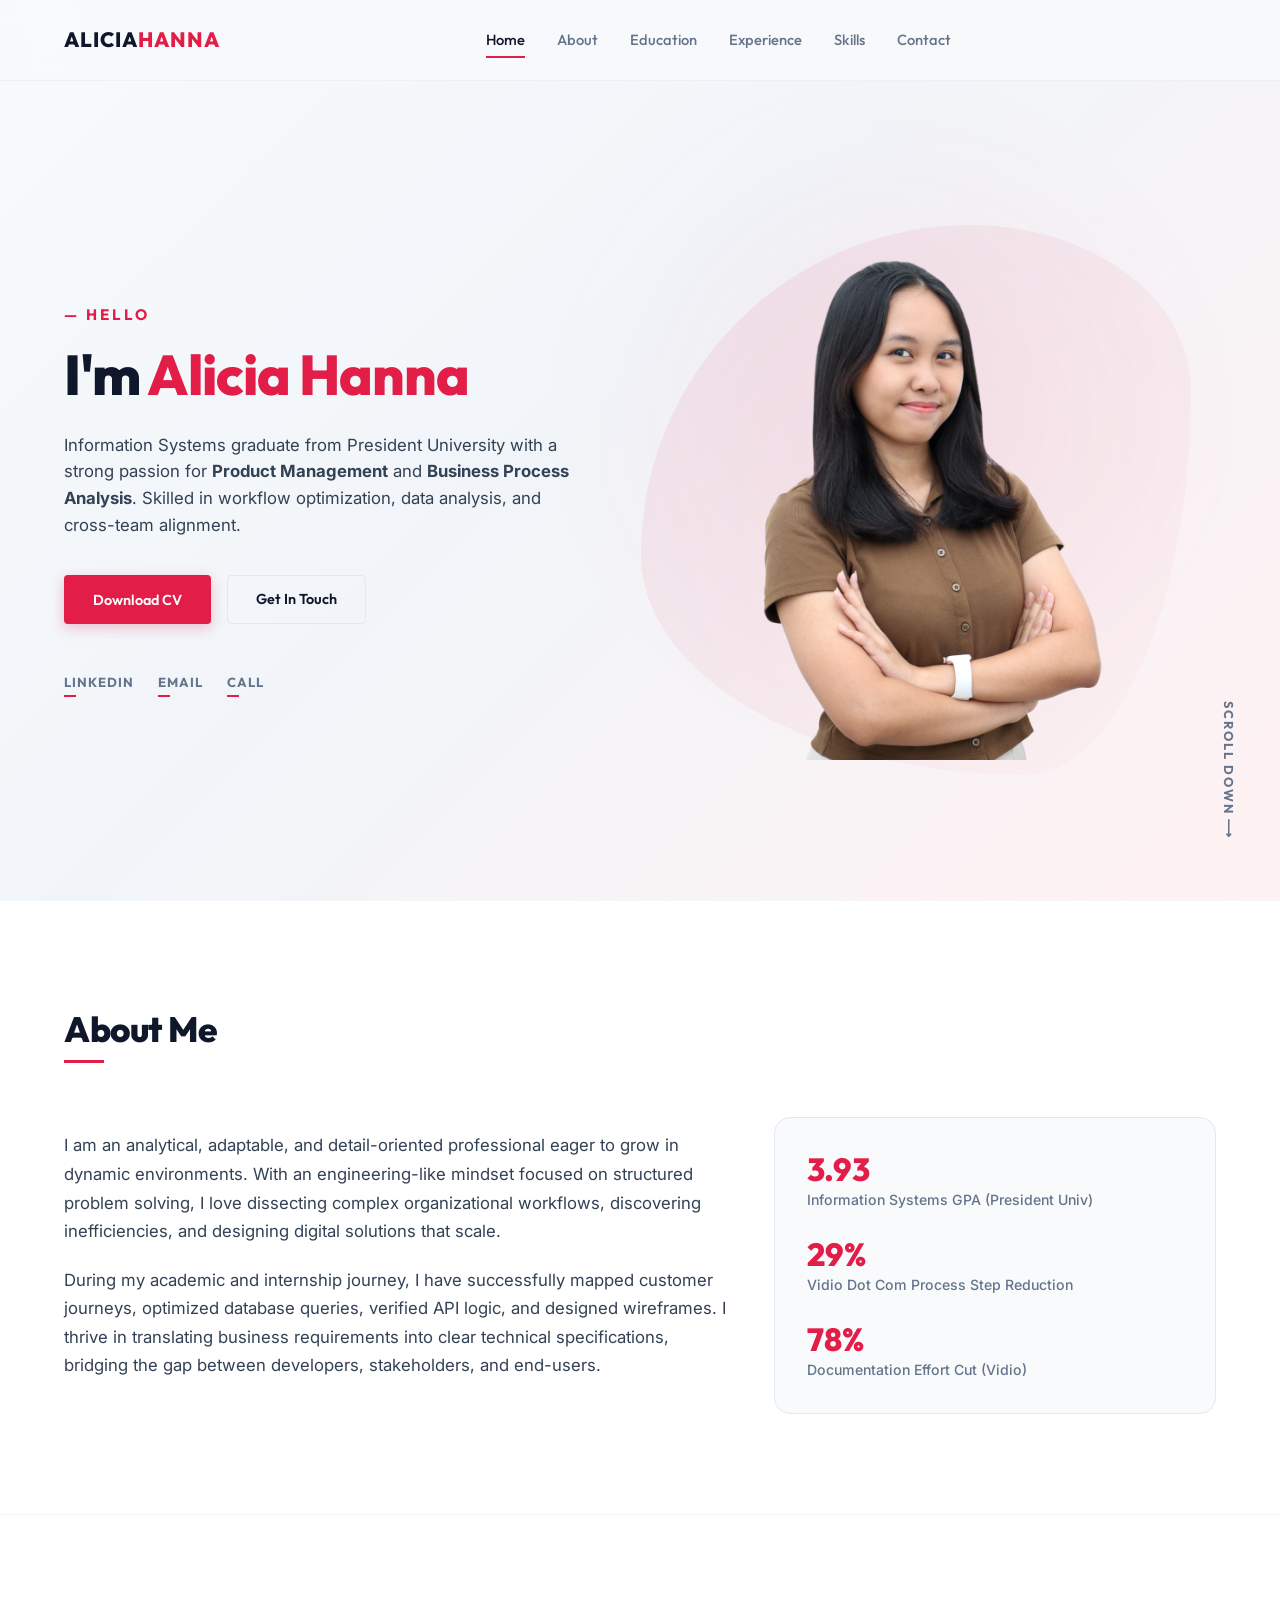
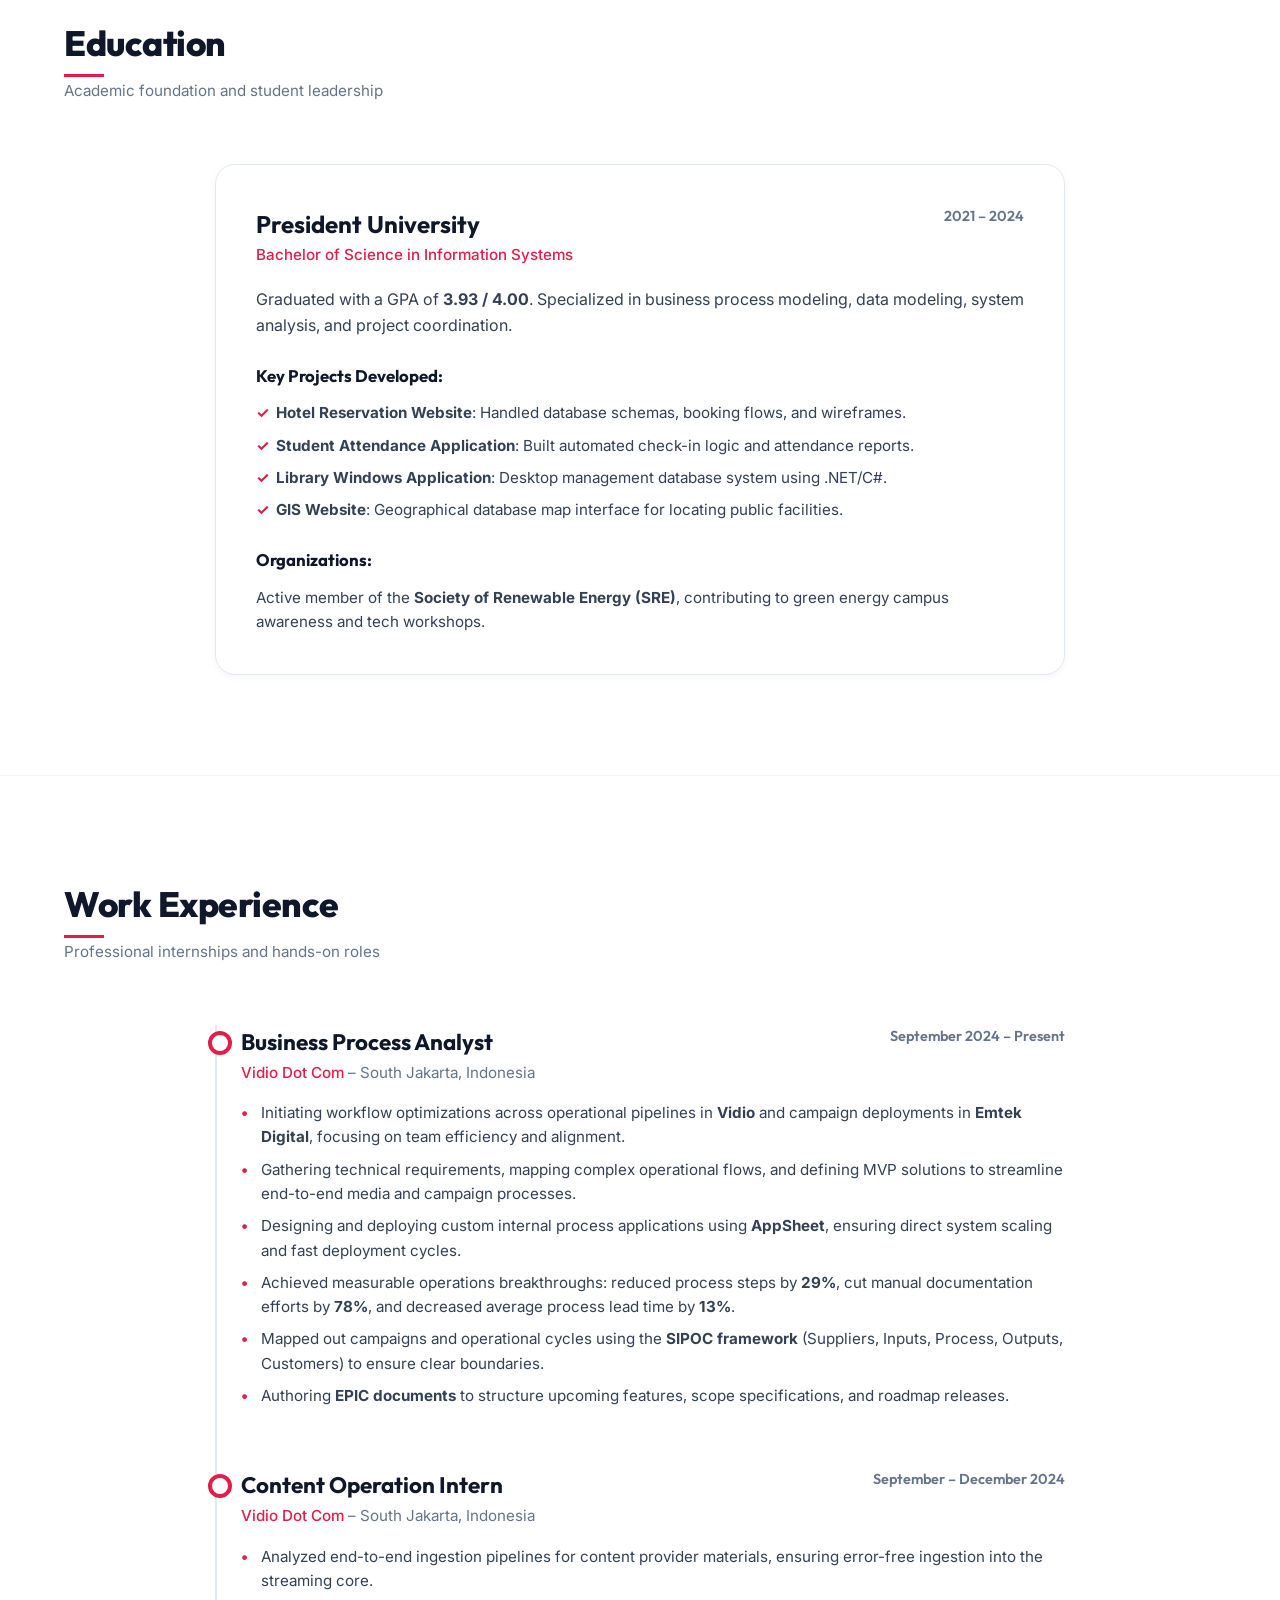
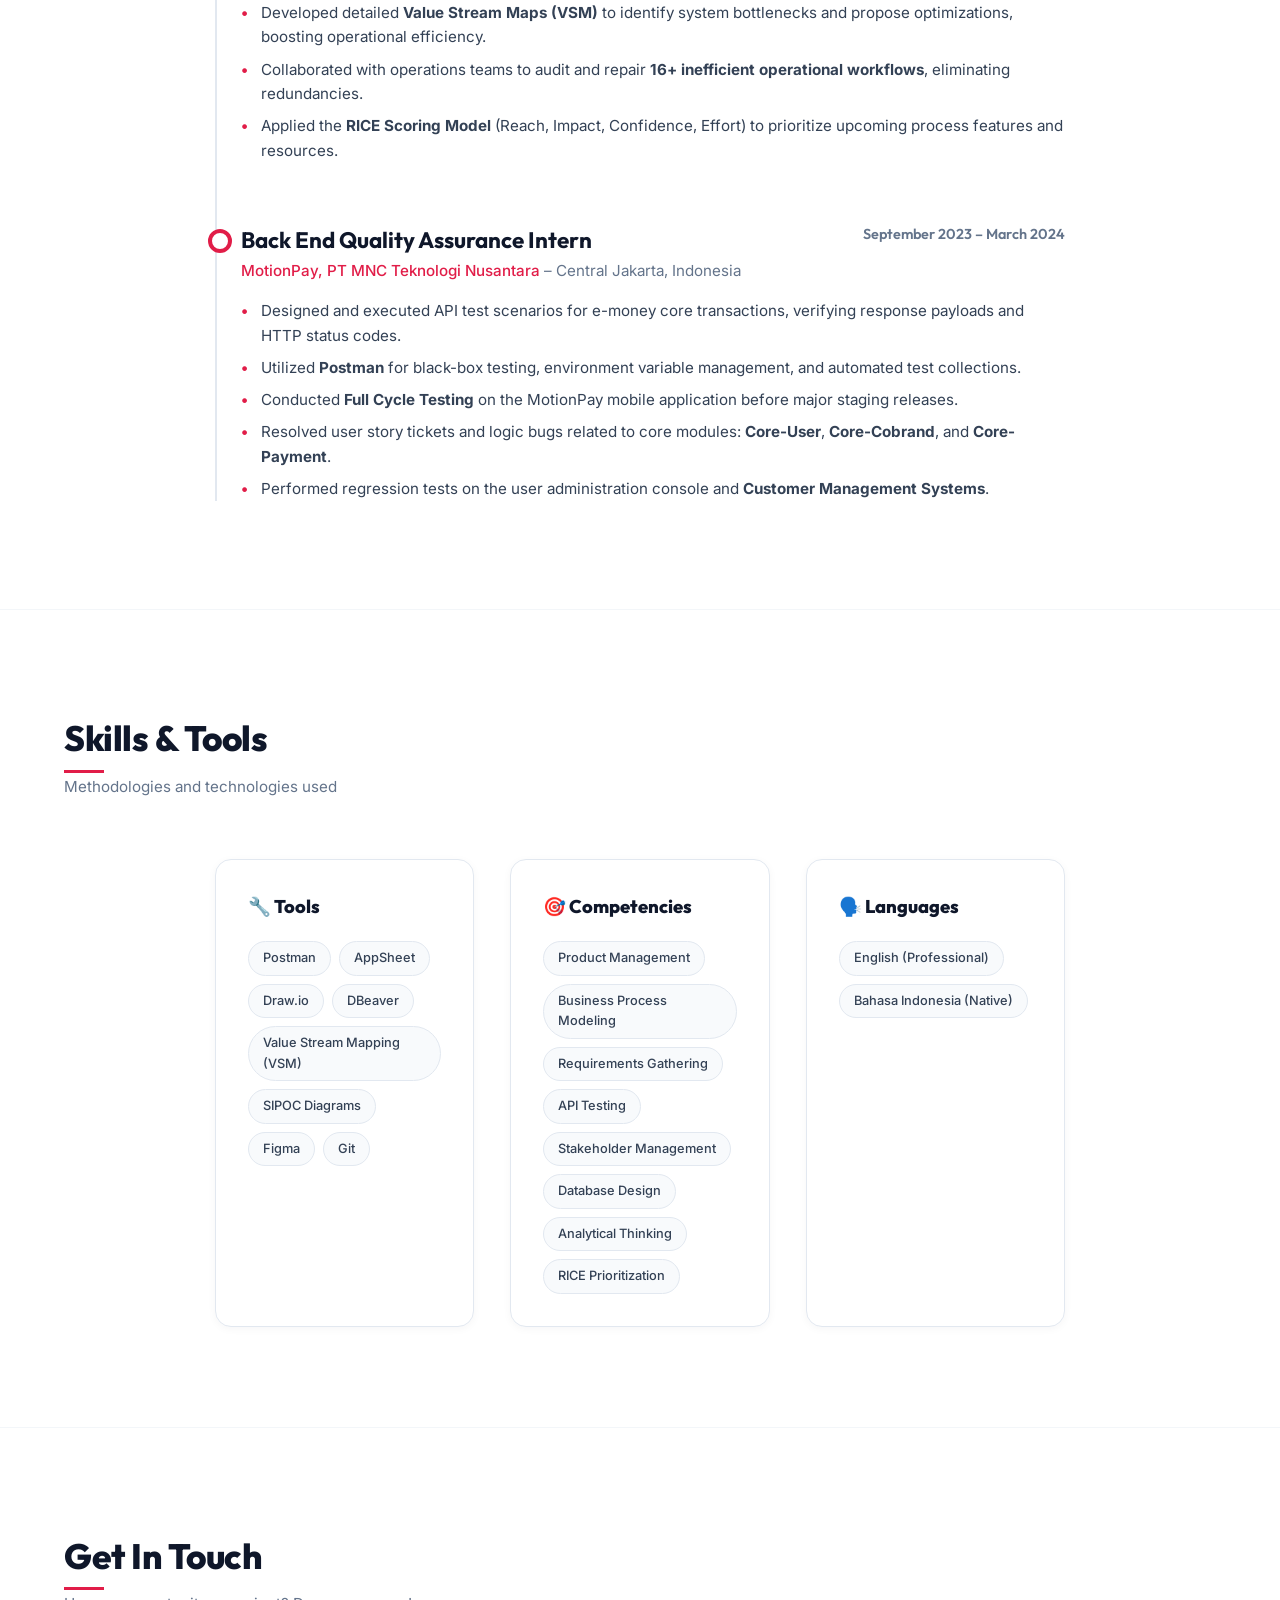
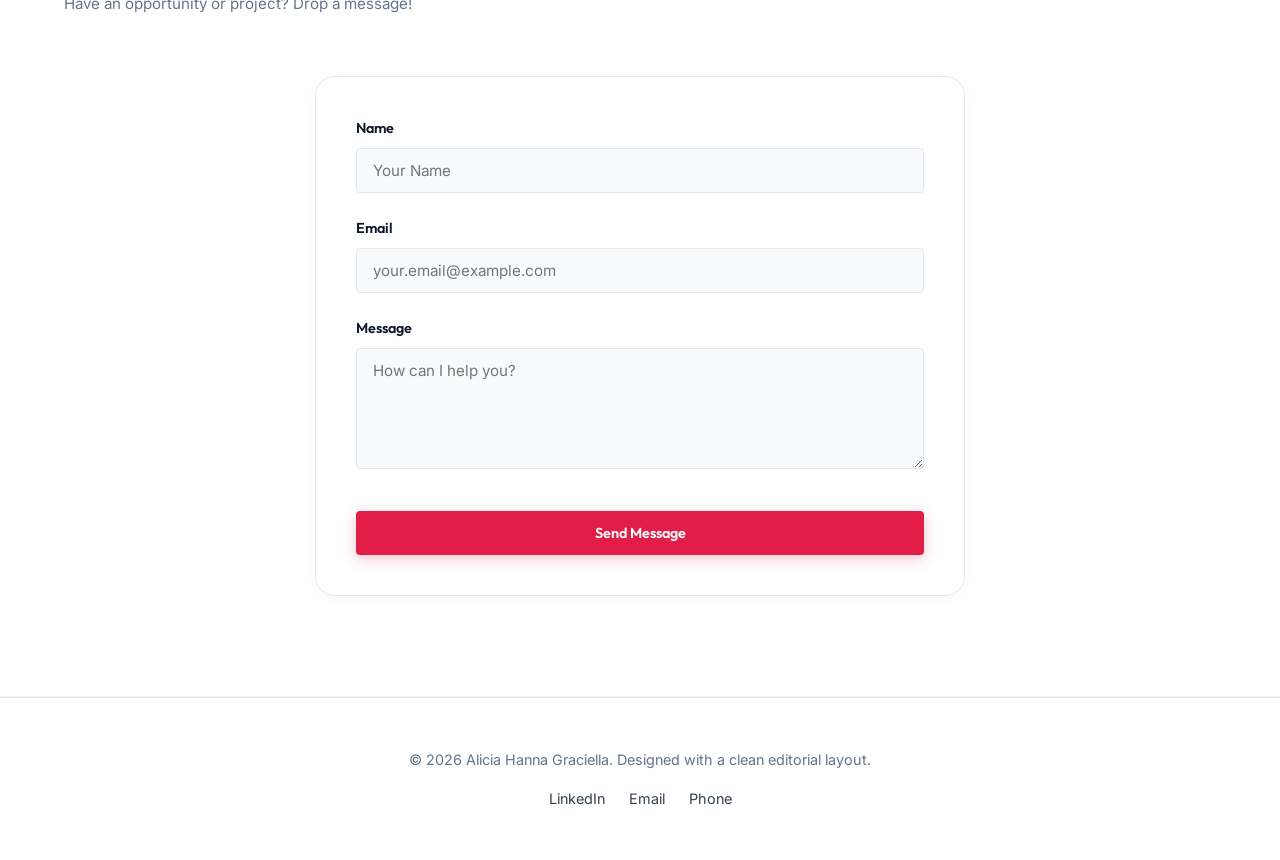
<file: alicia/index.html>
<!DOCTYPE html>
<html lang="en">
<head>
  <meta charset="UTF-8">
  <meta name="viewport" content="width=device-width, initial-scale=1.0">
  <title>Alicia Hanna Graciella | Product Manager & Business Process Analyst</title>
  
  <meta name="description" content="Portfolio of Alicia Hanna Graciella, Information Systems graduate specializing in Product Management, Business Process Analysis, and Workflow Optimization.">
  <meta name="author" content="Alicia Hanna Graciella">
  
  <link rel="stylesheet" href="style.css">
  <!-- Google Fonts: Outfit for titles, Inter for body -->
  <link rel="preconnect" href="https://fonts.googleapis.com">
  <link rel="preconnect" href="https://fonts.gstatic.com" crossorigin>
  <link href="https://fonts.googleapis.com/css2?family=Inter:wght@300;400;500;600;700&family=Outfit:wght@300;400;500;600;700;800&display=swap" rel="stylesheet">
</head>
<body>

  <!-- Sticky Minimalist Navigation Bar -->
  <header class="header-nav" id="alicia-nav">
    <div class="container nav-container">
      <a href="#home" class="nav-brand" id="alicia-logo">ALICIA<span>HANNA</span></a>
      
      <nav class="nav-menu" id="alicia-menu">
        <a href="#home" class="nav-link active">Home</a>
        <a href="#about" class="nav-link">About</a>
        <a href="#education" class="nav-link">Education</a>
        <a href="#experience" class="nav-link">Experience</a>
        <a href="#skills" class="nav-link">Skills</a>
        <a href="#contact" class="nav-link">Contact</a>
      </nav>
      
      <div class="nav-actions">
        <button class="nav-toggle-btn" id="alicia-toggle-btn" aria-label="Toggle Menu">☰</button>
      </div>
    </div>
  </header>

  <main>
    <!-- Hero Section -->
    <section class="hero-section" id="home">
      <!-- Decorative brush background element -->
      <div class="hero-brush-backdrop"></div>
      
      <div class="container grid-2">
        <div class="hero-content">
          <span class="hero-subtitle">— HELLO</span>
          <h1 class="hero-title">I'm <span class="accent-text">Alicia Hanna</span></h1>
          <p class="hero-desc">Information Systems graduate from President University with a strong passion for <strong>Product Management</strong> and <strong>Business Process Analysis</strong>. Skilled in workflow optimization, data analysis, and cross-team alignment.</p>
          <div class="hero-buttons">
            <button onclick="window.print()" class="btn btn-primary" id="download-cv-btn">Download CV</button>
            <a href="#contact" class="btn btn-outline" id="contact-btn">Get In Touch</a>
          </div>
          
          <!-- Social Icons at Bottom Left (matching inspiration) -->
          <div class="hero-socials">
            <a href="https://www.linkedin.com/in/alicia-hanna-graciella/" target="_blank" class="social-link" id="linkedin-link">LinkedIn</a>
            <a href="mailto:aliciahanna0511@gmail.com" class="social-link" id="email-link">Email</a>
            <a href="tel:081939652277" class="social-link" id="phone-link">Call</a>
          </div>
        </div>
        
        <div class="hero-image-container">
          <div class="hero-image-wrapper">
            <img src="assets/alicia-photoroom.png" alt="Alicia Hanna Graciella" class="hero-image" id="profile-img">
          </div>
        </div>
      </div>
      
      <!-- Vertical Scroll Text at Bottom Right (matching inspiration) -->
      <div class="scroll-down-wrapper">
        <a href="#about" class="scroll-down-link">SCROLL DOWN ⟶</a>
      </div>
    </section>

    <!-- About Section -->
    <section class="section section-light reveal" id="about">
      <div class="container">
        <div class="section-header">
          <h2 class="section-title">About Me</h2>
        </div>
        <div class="about-grid">
          <div class="about-text">
            <p>I am an analytical, adaptable, and detail-oriented professional eager to grow in dynamic environments. With an engineering-like mindset focused on structured problem solving, I love dissecting complex organizational workflows, discovering inefficiencies, and designing digital solutions that scale.</p>
            <p>During my academic and internship journey, I have successfully mapped customer journeys, optimized database queries, verified API logic, and designed wireframes. I thrive in translating business requirements into clear technical specifications, bridging the gap between developers, stakeholders, and end-users.</p>
          </div>
          <div class="about-stats-card">
            <div class="stat-row">
              <span class="stat-number">3.93</span>
              <span class="stat-text">Information Systems GPA (President Univ)</span>
            </div>
            <div class="stat-row">
              <span class="stat-number">29%</span>
              <span class="stat-text">Vidio Dot Com Process Step Reduction</span>
            </div>
            <div class="stat-row">
              <span class="stat-number">78%</span>
              <span class="stat-text">Documentation Effort Cut (Vidio)</span>
            </div>
          </div>
        </div>
      </div>
    </section>

    <!-- Education Section -->
    <section class="section reveal" id="education">
      <div class="container">
        <div class="section-header">
          <h2 class="section-title">Education</h2>
          <p class="section-sub">Academic foundation and student leadership</p>
        </div>
        
        <div class="education-card">
          <div class="edu-header">
            <div>
              <h3 class="edu-title">President University</h3>
              <span class="edu-subtitle">Bachelor of Science in Information Systems</span>
            </div>
            <span class="edu-date">2021 – 2024</span>
          </div>
          <p class="edu-details">Graduated with a GPA of <strong>3.93 / 4.00</strong>. Specialized in business process modeling, data modeling, system analysis, and project coordination.</p>
          
          <div class="edu-projects">
            <h4 class="edu-projects-title">Key Projects Developed:</h4>
            <ul class="edu-projects-list">
              <li><strong>Hotel Reservation Website</strong>: Handled database schemas, booking flows, and wireframes.</li>
              <li><strong>Student Attendance Application</strong>: Built automated check-in logic and attendance reports.</li>
              <li><strong>Library Windows Application</strong>: Desktop management database system using .NET/C#.</li>
              <li><strong>GIS Website</strong>: Geographical database map interface for locating public facilities.</li>
            </ul>
          </div>
          
          <div class="edu-orgs">
            <h4 class="edu-projects-title">Organizations:</h4>
            <p>Active member of the <strong>Society of Renewable Energy (SRE)</strong>, contributing to green energy campus awareness and tech workshops.</p>
          </div>
        </div>
      </div>
    </section>

    <!-- Work Experience Section -->
    <section class="section section-light reveal" id="experience">
      <div class="container">
        <div class="section-header">
          <h2 class="section-title">Work Experience</h2>
          <p class="section-sub">Professional internships and hands-on roles</p>
        </div>

        <div class="timeline">
          <!-- Item 1 -->
          <div class="timeline-item">
            <div class="timeline-header">
              <div>
                <h3 class="timeline-role">Business Process Analyst</h3>
                <h4 class="timeline-company">Vidio Dot Com <span>– South Jakarta, Indonesia</span></h4>
              </div>
              <span class="timeline-date">September 2024 – Present</span>
            </div>
            <ul class="timeline-bullets">
              <li>Initiating workflow optimizations across operational pipelines in <strong>Vidio</strong> and campaign deployments in <strong>Emtek Digital</strong>, focusing on team efficiency and alignment.</li>
              <li>Gathering technical requirements, mapping complex operational flows, and defining MVP solutions to streamline end-to-end media and campaign processes.</li>
              <li>Designing and deploying custom internal process applications using <strong>AppSheet</strong>, ensuring direct system scaling and fast deployment cycles.</li>
              <li>Achieved measurable operations breakthroughs: reduced process steps by <strong>29%</strong>, cut manual documentation efforts by <strong>78%</strong>, and decreased average process lead time by <strong>13%</strong>.</li>
              <li>Mapped out campaigns and operational cycles using the <strong>SIPOC framework</strong> (Suppliers, Inputs, Process, Outputs, Customers) to ensure clear boundaries.</li>
              <li>Authoring <strong>EPIC documents</strong> to structure upcoming features, scope specifications, and roadmap releases.</li>
            </ul>
          </div>

          <!-- Item 2 -->
          <div class="timeline-item">
            <div class="timeline-header">
              <div>
                <h3 class="timeline-role">Content Operation Intern</h3>
                <h4 class="timeline-company">Vidio Dot Com <span>– South Jakarta, Indonesia</span></h4>
              </div>
              <span class="timeline-date">September – December 2024</span>
            </div>
            <ul class="timeline-bullets">
              <li>Analyzed end-to-end ingestion pipelines for content provider materials, ensuring error-free ingestion into the streaming core.</li>
              <li>Developed detailed <strong>Value Stream Maps (VSM)</strong> to identify system bottlenecks and propose optimizations, boosting operational efficiency.</li>
              <li>Collaborated with operations teams to audit and repair <strong>16+ inefficient operational workflows</strong>, eliminating redundancies.</li>
              <li>Applied the <strong>RICE Scoring Model</strong> (Reach, Impact, Confidence, Effort) to prioritize upcoming process features and resources.</li>
            </ul>
          </div>

          <!-- Item 3 -->
          <div class="timeline-item">
            <div class="timeline-header">
              <div>
                <h3 class="timeline-role">Back End Quality Assurance Intern</h3>
                <h4 class="timeline-company">MotionPay, PT MNC Teknologi Nusantara <span>– Central Jakarta, Indonesia</span></h4>
              </div>
              <span class="timeline-date">September 2023 – March 2024</span>
            </div>
            <ul class="timeline-bullets">
              <li>Designed and executed API test scenarios for e-money core transactions, verifying response payloads and HTTP status codes.</li>
              <li>Utilized <strong>Postman</strong> for black-box testing, environment variable management, and automated test collections.</li>
              <li>Conducted <strong>Full Cycle Testing</strong> on the MotionPay mobile application before major staging releases.</li>
              <li>Resolved user story tickets and logic bugs related to core modules: <strong>Core-User</strong>, <strong>Core-Cobrand</strong>, and <strong>Core-Payment</strong>.</li>
              <li>Performed regression tests on the user administration console and <strong>Customer Management Systems</strong>.</li>
            </ul>
          </div>
        </div>
      </div>
    </section>

    <!-- Skills & Tools Section -->
    <section class="section reveal" id="skills">
      <div class="container">
        <div class="section-header">
          <h2 class="section-title">Skills & Tools</h2>
          <p class="section-sub">Methodologies and technologies used</p>
        </div>

        <div class="skills-wrapper">
          <div class="skills-category">
            <h3 class="skills-cat-title">🔧 Tools</h3>
            <div class="skills-list">
              <span class="skill-tag">Postman</span>
              <span class="skill-tag">AppSheet</span>
              <span class="skill-tag">Draw.io</span>
              <span class="skill-tag">DBeaver</span>
              <span class="skill-tag">Value Stream Mapping (VSM)</span>
              <span class="skill-tag">SIPOC Diagrams</span>
              <span class="skill-tag">Figma</span>
              <span class="skill-tag">Git</span>
            </div>
          </div>

          <div class="skills-category">
            <h3 class="skills-cat-title">🎯 Competencies</h3>
            <div class="skills-list">
              <span class="skill-tag">Product Management</span>
              <span class="skill-tag">Business Process Modeling</span>
              <span class="skill-tag">Requirements Gathering</span>
              <span class="skill-tag">API Testing</span>
              <span class="skill-tag">Stakeholder Management</span>
              <span class="skill-tag">Database Design</span>
              <span class="skill-tag">Analytical Thinking</span>
              <span class="skill-tag">RICE Prioritization</span>
            </div>
          </div>

          <div class="skills-category">
            <h3 class="skills-cat-title">🗣️ Languages</h3>
            <div class="skills-list">
              <span class="skill-tag">English (Professional)</span>
              <span class="skill-tag">Bahasa Indonesia (Native)</span>
            </div>
          </div>
        </div>
      </div>
    </section>

    <!-- Contact Section -->
    <section class="section section-light reveal" id="contact">
      <div class="container text-center">
        <div class="section-header">
          <h2 class="section-title">Get In Touch</h2>
          <p class="section-sub">Have an opportunity or project? Drop a message!</p>
        </div>
        
        <div class="contact-card">
          <form id="alicia-contact-form" class="contact-form">
            <div class="form-group">
              <label for="name" class="form-label">Name</label>
              <input type="text" id="name" name="name" class="form-control" placeholder="Your Name" required>
            </div>
            <div class="form-group">
              <label for="email" class="form-label">Email</label>
              <input type="email" id="email" name="email" class="form-control" placeholder="your.email@example.com" required>
            </div>
            <div class="form-group">
              <label for="message" class="form-label">Message</label>
              <textarea id="message" name="message" rows="5" class="form-control" placeholder="How can I help you?" required></textarea>
            </div>
            <button type="submit" class="btn btn-primary" style="width: 100%; margin-top: 10px;" id="alicia-send-btn">Send Message</button>
          </form>
        </div>
      </div>
    </section>
  </main>

  <!-- Footer -->
  <footer class="footer">
    <div class="container">
      <p>&copy; 2026 Alicia Hanna Graciella. Designed with a clean editorial layout.</p>
      <div class="footer-socials">
        <a href="https://www.linkedin.com/in/alicia-hanna-graciella/" target="_blank" class="footer-link">LinkedIn</a>
        <a href="mailto:aliciahanna0511@gmail.com" class="footer-link">Email</a>
        <a href="tel:081939652277" class="footer-link">Phone</a>
      </div>
    </div>
  </footer>

  <!-- Toast Notification -->
  <div class="toast-msg" id="alicia-toast">
    <span>📧 Opening mail client to send email to Alicia Hanna!</span>
  </div>

  <script src="script.js"></script>
</body>
</html>
</file>
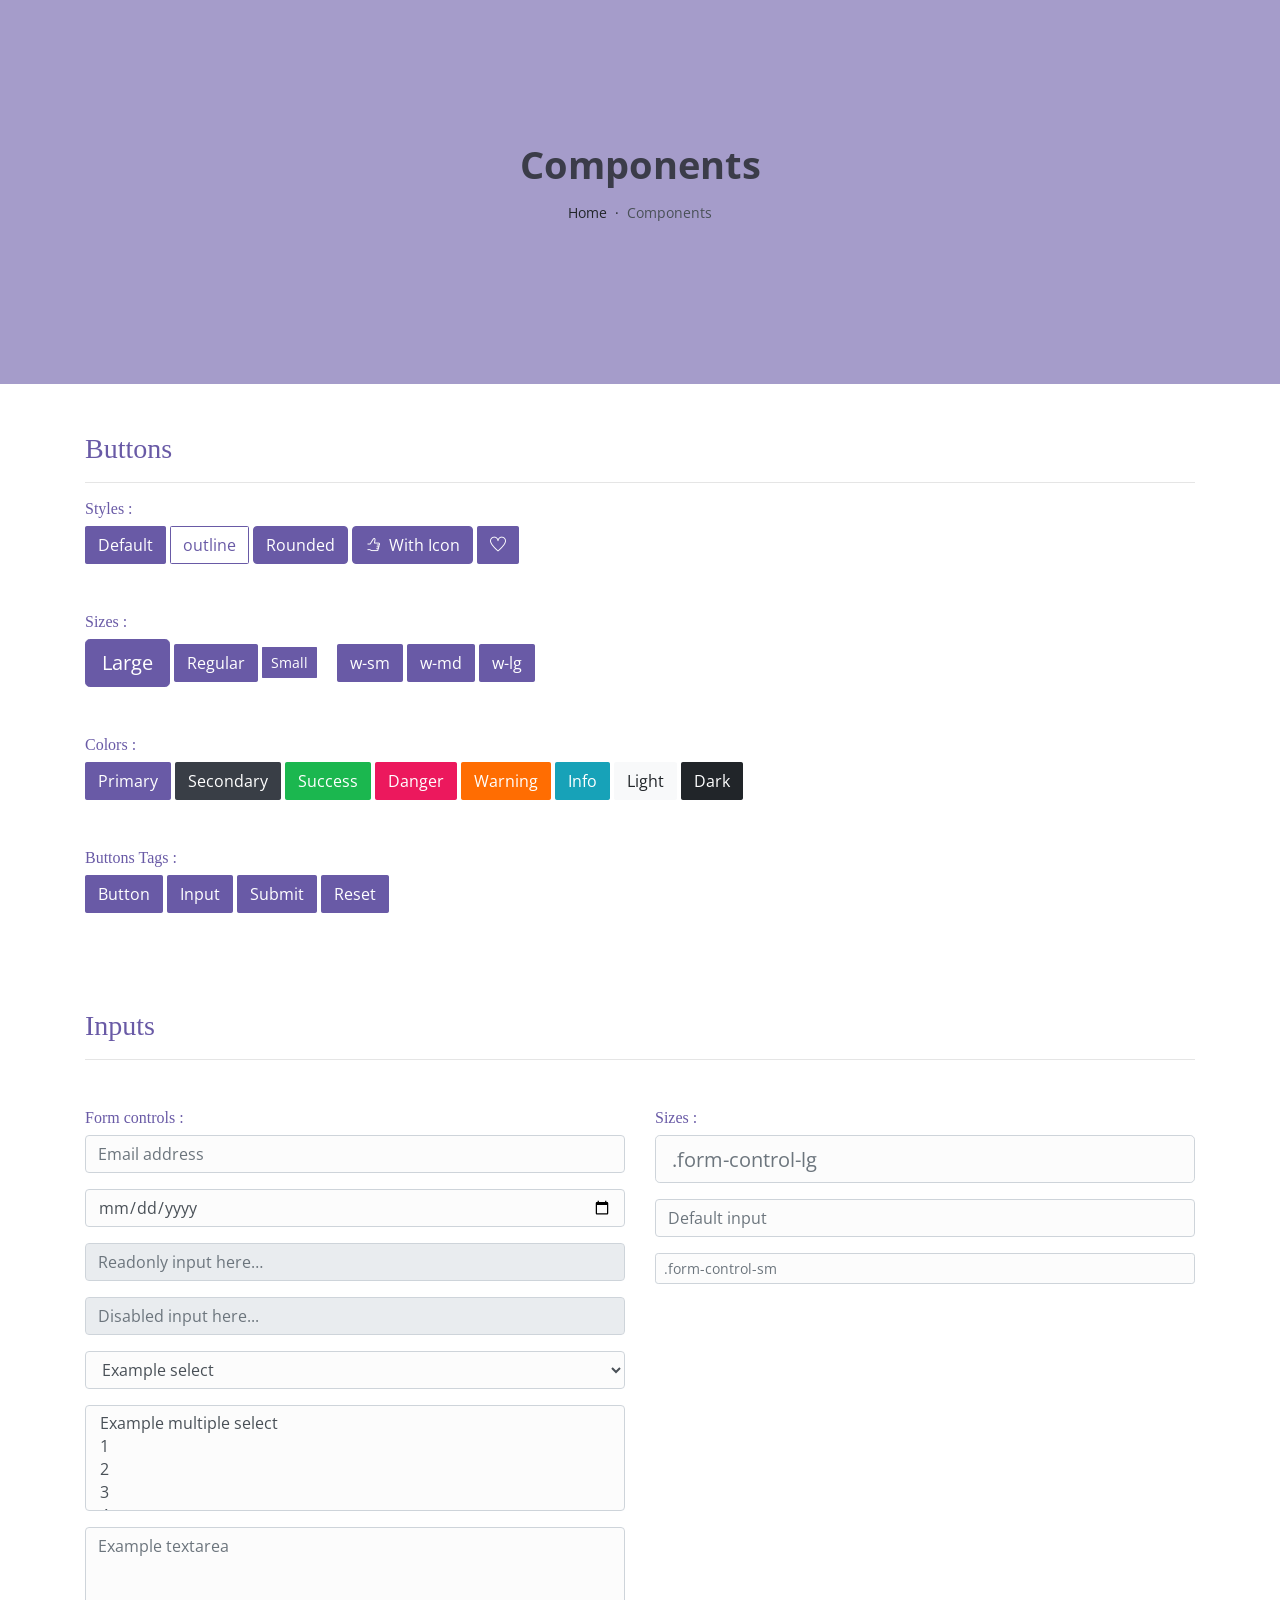
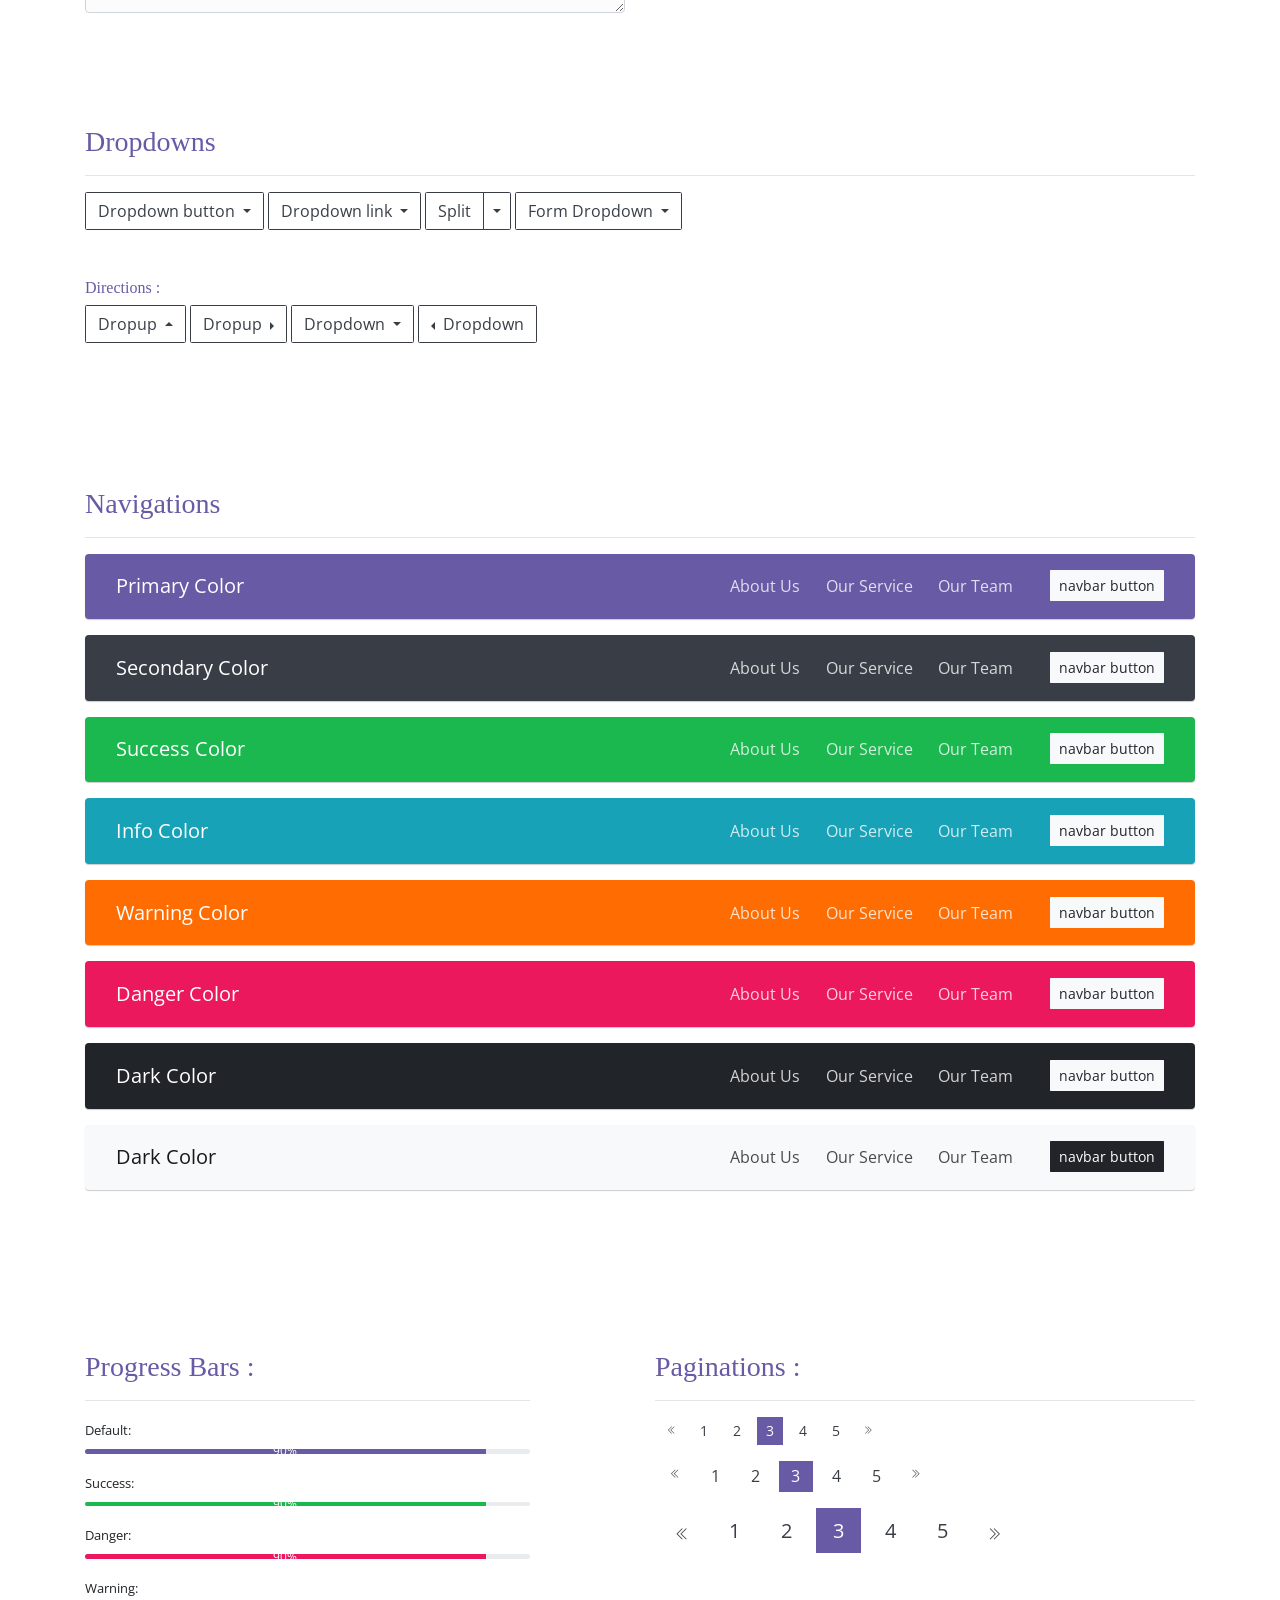
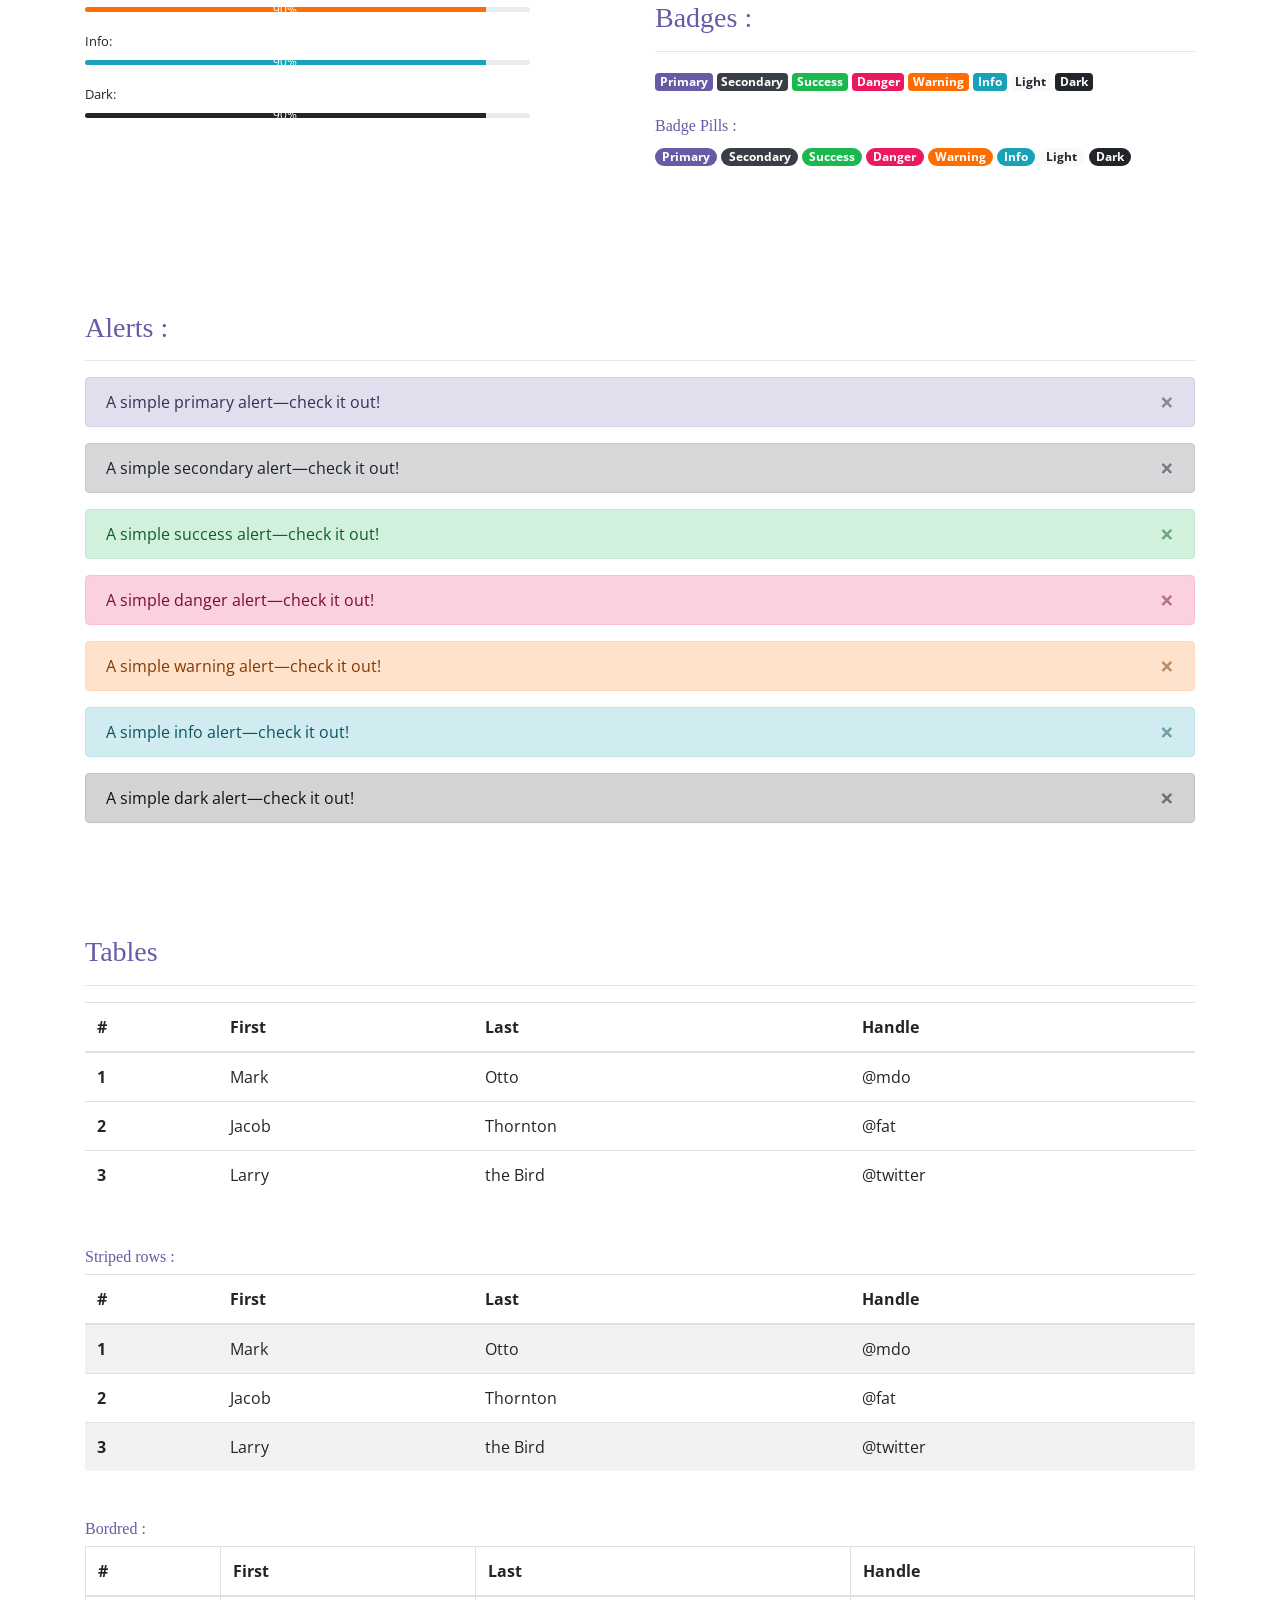
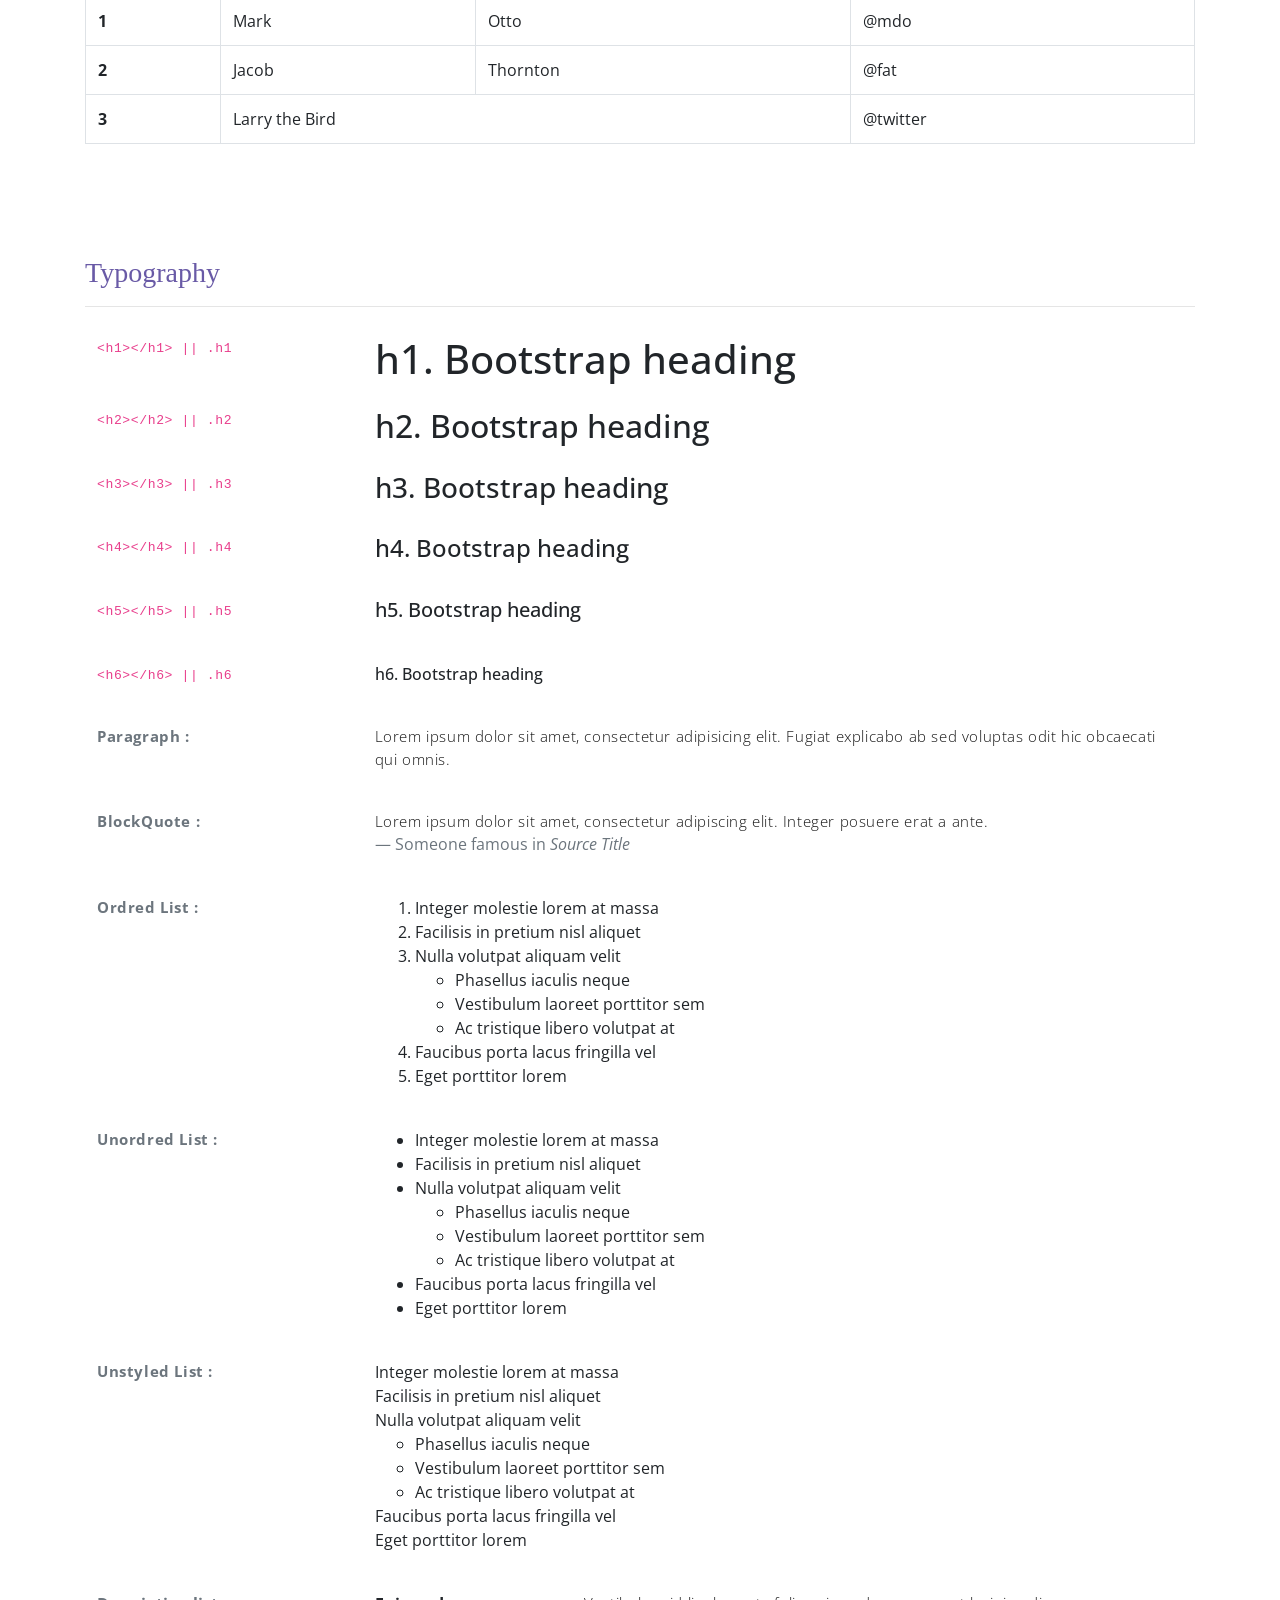
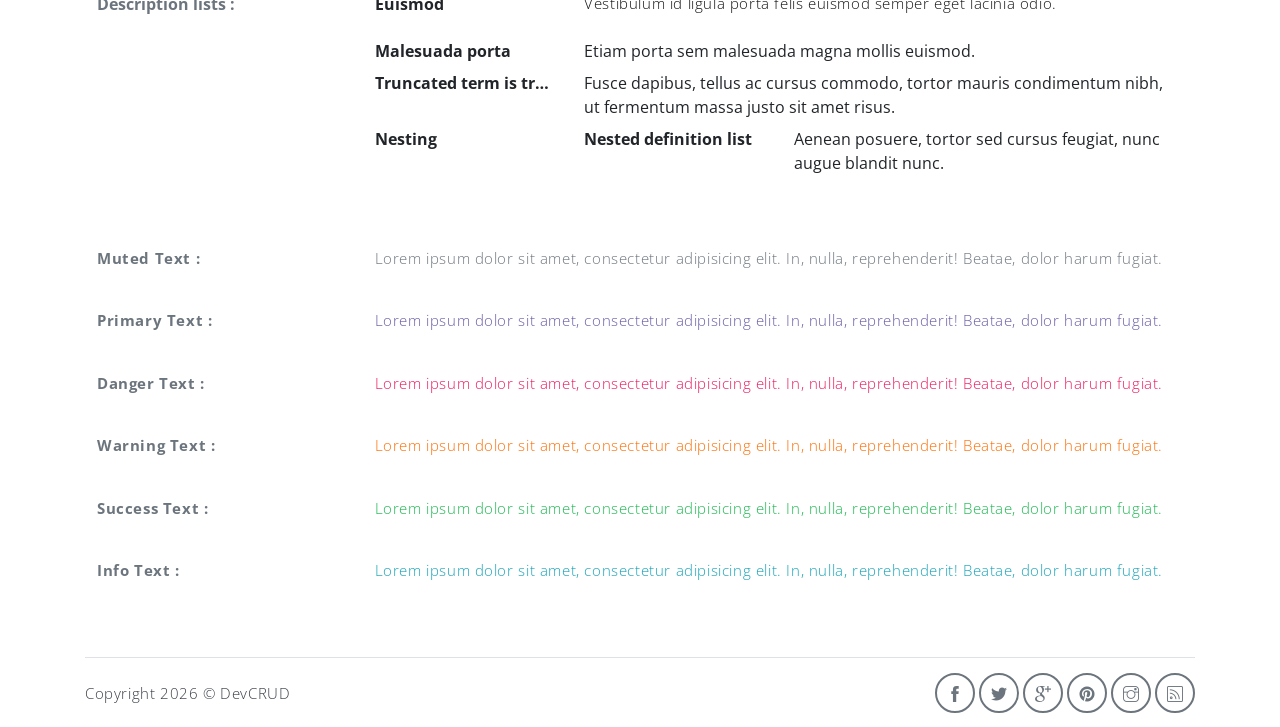
<file: public_html/components.html>
<!DOCTYPE html>
<html lang="en">
<head>
   <meta charset="utf-8">
   <meta name="viewport" content="width=device-width, initial-scale=1, shrink-to-fit=no">
   <meta name="description" content="Start your development with Meyawo landing page.">
   <meta name="author" content="Devcrud">
   <title>Meyawo Landing page | Components</title>
   <!-- font icons -->
   <link rel="stylesheet" href="assets/vendors/themify-icons/css/themify-icons.css">
   <!-- Bootstrap + Steller  -->
   <link rel="stylesheet" href="assets/css/meyawo.css">
</head>
<body>

   <!-- Page Header -->
   <header class="header header-mini"> 
      <div class="header-title">Components</div> 
      <nav aria-label="breadcrumb">
         <ol class="breadcrumb">
            <li class="breadcrumb-item"><a href="/">Home</a></li>
            <li class="breadcrumb-item active" aria-current="page">Components</li>
         </ol>
      </nav>
   </header> <!-- End Of Page Header -->

   <!-- main content -->
   <div class="container">

      <!-- Buttons -->
      <h3 class="mt-5">Buttons</h3>
      <hr>
      <h6 class="section-secondary-title">Styles :</h6>
      <button class="btn btn-primary">Default</button>
      <button class="btn btn-outline-primary">outline</button>
      <button class="btn btn-primary rounded">Rounded</button>
      <button class="btn btn-primary rounded"><i class="ti-thumb-up pr-1"></i> With Icon</button>
      <button class="btn btn-primary circle"><i class="ti-heart"></i></button>

      <h6 class="section-secondary-title mt-5">Sizes :</h6>
      <button class="btn btn-primary btn-lg">Large</button>
      <button class="btn btn-primary ">Regular</button>
      <button class="btn btn-primary btn-sm">Small</button>
      <button class="btn btn-primary w-sm ml-3">w-sm</button>
      <button class="btn btn-primary w-md">w-md</button>
      <button class="btn btn-primary w-lg">w-lg</button>

      <h6 class="section-secondary-title mt-5">Colors :</h6>          
      <button type="button" class="btn btn-primary">Primary</button>
      <button type="button" class="btn btn-secondary">Secondary</button>
      <button type="button" class="btn btn-success">Success</button>
      <button type="button" class="btn btn-danger">Danger</button>
      <button type="button" class="btn btn-warning">Warning</button>
      <button type="button" class="btn btn-info">Info</button>
      <button type="button" class="btn btn-light">Light</button>
      <button type="button" class="btn btn-dark">Dark</button>

      <h6 class="section-secondary-title mt-5">Buttons Tags :</h6>
      <button class="btn btn-primary" type="submit">Button</button>
      <input class="btn btn-primary" type="button" value="Input">
      <input class="btn btn-primary" type="submit" value="Submit">
      <input class="btn btn-primary" type="reset" value="Reset">
      
      <!-- devider -->
      <div class="py-5"></div>

      <!-- Inputs -->
      <h3>Inputs</h3>
      <hr>
      <div class="row mt-5">
         <div class="col-md-6">
            <h6 class="section-secondary-title">Form controls :</h6>        
            <div class="form-group">
               <input type="email" class="form-control" id="exampleFormControlInput1" placeholder="Email address">
            </div>
            <div class="form-group">
               <input type="date" class="form-control" id="exampleFormControlInput1" placeholder="Date">
            </div>
            <div class="form-group">
               <input class="form-control" type="text" placeholder="Readonly input here…" readonly>
            </div>
            <div class="form-group">
               <input class="form-control" id="disabledInput" type="text" placeholder="Disabled input here..." disabled>
            </div>
            <div class="form-group">
               <select class="form-control" id="exampleFormControlSelect1">
                  <option>Example select</option>
                  <option>1</option>
                  <option>2</option>
                  <option>3</option>
                  <option>4</option>
                  <option>5</option>
               </select>
            </div>
            <div class="form-group">
               <select multiple class="form-control" id="exampleFormControlSelect2">
                  <option>Example multiple select</option>
                  <option>1</option>
                  <option>2</option>
                  <option>3</option>
                  <option>4</option>
                  <option>5</option>
               </select>
            </div>
            <div class="form-group">
               <textarea class="form-control" id="exampleFormControlTextarea1" rows="3" placeholder="Example textarea"></textarea>
            </div>
         </div>
         <div class="col-md-6">
            <h6 class="section-secondary-title">Sizes :</h6>    
            <div class="form-group">
               <input class="form-control form-control-lg" type="text" placeholder=".form-control-lg">             
            </div>
            <div class="form-group">
               <input class="form-control" type="text" placeholder="Default input">
            </div>
            <div class="form-group">
               <input class="form-control form-control-sm" type="text" placeholder=".form-control-sm"> 
            </div>
         </div>
      </div> <!-- end of inputs -->   

      <!-- devider -->
      <div class="py-5"></div>             

      <!-- Dropdowns -->
      <h3 class="components-section-title font-weight-normal">Dropdowns</h3>
      <hr>
      <div class="dropdown d-inline-block">
         <button class="btn btn-outline-secondary dropdown-toggle" type="button" id="dropdownMenuButton" data-toggle="dropdown" aria-haspopup="true" aria-expanded="false">
         Dropdown button
         </button>
         <div class="dropdown-menu" aria-labelledby="dropdownMenuButton">
         <a class="dropdown-item" href="#">Action</a>
         <a class="dropdown-item" href="#">Another action</a>
         <a class="dropdown-item" href="#">Something else here</a>
         </div>
      </div>
      <div class="dropdown d-inline-block">
         <a class="btn btn-outline-secondary dropdown-toggle" href="#" role="button" id="dropdownMenuLink" data-toggle="dropdown" aria-haspopup="true" aria-expanded="false">
            Dropdown link
         </a>
         <div class="dropdown-menu" aria-labelledby="dropdownMenuLink">
            <a class="dropdown-item" href="#">Action</a>
            <a class="dropdown-item" href="#">Another action</a>
            <a class="dropdown-item" href="#">Something else here</a>
         </div>
      </div>
      <div class="btn-group">
         <button type="button" class="btn btn-outline-secondary">Split</button>
         <button type="button" class="btn btn-outline-secondary dropdown-toggle dropdown-toggle-split" data-toggle="dropdown" aria-haspopup="true" aria-expanded="false">
         <span class="sr-only">Toggle Dropdown</span>
         </button>
         <div class="dropdown-menu">
            <a class="dropdown-item" href="#">Action</a>
            <a class="dropdown-item" href="#">Another action</a>
            <a class="dropdown-item" href="#">Something else here</a>
            <div class="dropdown-divider"></div>
            <a class="dropdown-item" href="#">Separated link</a>
         </div>
      </div>
      <div class="btn-group">
         <button class="btn btn-outline-secondary dropdown-toggle" type="button" id="dropdownMenuButton" data-toggle="dropdown" aria-haspopup="true" aria-expanded="false">
            Form Dropdown
         </button>
         <div class="dropdown-menu form">
            <form class="px-4 py-3">
               <div class="form-group">
                  <input type="email" class="form-control" id="exampleDropdownFormEmail1" placeholder="email@example.com">
               </div>
               <div class="form-group">
                  <input type="password" class="form-control" id="exampleDropdownFormPassword1" placeholder="Password">
               </div>
               <div class="form-check mb-3">
                  <input type="checkbox" class="form-check-input" id="dropdownCheck">
                  <label class="form-check-label" for="dropdownCheck">
                     Remember me
                  </label>
               </div>
               <button type="submit" class="btn btn-primary btn-block">Sign in</button>
            </form>
            <div class="dropdown-divider"></div>
            <a class="dropdown-item" href="#"><small>New around here? Sign up</small></a>
            <a class="dropdown-item" href="#"><small>Forgot password?</small></a>
         </div>
      </div>       
      <h6 class="section-secondary-title mt-5">Directions :</h6>  
      <div class="btn-group dropup">
         <button type="button" class="btn btn-outline-secondary dropdown-toggle" data-toggle="dropdown" aria-haspopup="true" aria-expanded="false">
            Dropup
         </button>
         <div class="dropdown-menu">
            <a class="dropdown-item" href="#">Action</a>
            <a class="dropdown-item" href="#">Another action</a>
            <a class="dropdown-item" href="#">Something else here</a>
            <div class="dropdown-divider"></div>
            <a class="dropdown-item" href="#">Separated link</a>
         </div>
      </div>
      <div class="btn-group dropright">
         <button type="button" class="btn btn-outline-secondary dropdown-toggle" data-toggle="dropdown" aria-haspopup="true" aria-expanded="false">
            Dropup
         </button>
         <div class="dropdown-menu">
            <a class="dropdown-item" href="#">Action</a>
            <a class="dropdown-item" href="#">Another action</a>
            <a class="dropdown-item" href="#">Something else here</a>
            <div class="dropdown-divider"></div>
            <a class="dropdown-item" href="#">Separated link</a>
         </div>
      </div>
      <div class="btn-group">
         <button type="button" class="btn btn-outline-secondary dropdown-toggle" data-toggle="dropdown" aria-haspopup="true" aria-expanded="false">
            Dropdown
         </button>
         <div class="dropdown-menu">
            <a class="dropdown-item" href="#">Action</a>
            <a class="dropdown-item" href="#">Another action</a>
            <a class="dropdown-item" href="#">Something else here</a>
            <div class="dropdown-divider"></div>
            <a class="dropdown-item" href="#">Separated link</a>
         </div>
      </div>
      <div class="btn-group dropleft">
         <button type="button" class="btn btn-outline-secondary dropdown-toggle" data-toggle="dropdown" aria-haspopup="true" aria-expanded="false">
            Dropdown
         </button>
         <div class="dropdown-menu">
            <a class="dropdown-item" href="#">Action</a>
            <a class="dropdown-item" href="#">Another action</a>
            <a class="dropdown-item" href="#">Something else here</a>
            <div class="dropdown-divider"></div>
            <a class="dropdown-item" href="#">Separated link</a>
         </div>
      </div> <!-- end of Dropdowns -->  

      <!-- devider -->
      <div class="py-5"></div>   

      <!-- navbars -->
      <h3 class="components-section-title font-weight-normal mt-5">Navigations</h3>
      <hr>
      <nav class="navbar navbar-expand-sm navbar-dark bg-primary rounded shadow mb-3">
         <div class="container">
            <a class="navbar-brand" href="#">Primary Color</a>
            <button class="navbar-toggler ml-auto" type="button" data-toggle="collapse" data-target="#navbarSupportedContent" aria-controls="navbarSupportedContent" aria-expanded="false" aria-label="Toggle navigation">
            <span class="navbar-toggler-icon"></span>
            </button>
            <div class="collapse navbar-collapse" id="navbarSupportedContent">
               <ul class="navbar-nav ml-auto"> 
                  <li class="nav-item">
                     <a class="nav-link" href="#about">About Us</a>
                  </li>
                  <li class="nav-item">
                     <a class="nav-link" href="#service">Our Service</a>
                  </li>
                  <li class="nav-item">
                     <a class="nav-link" href="#team">Our Team</a>
                  </li>
                  <li class="nav-item">
                     <a href="#book-table" class="ml-4 mt-1 btn btn-light btn-sm">navbar button</a>
                  </li>
               </ul>                       
            </div>
         </div>
      </nav>
      <nav class="navbar navbar-expand-sm navbar-dark bg-secondary rounded shadow mb-3">
         <div class="container">
            <a class="navbar-brand" href="#">Secondary Color</a>
            <button class="navbar-toggler ml-auto" type="button" data-toggle="collapse" data-target="#navbarSupportedContent" aria-controls="navbarSupportedContent" aria-expanded="false" aria-label="Toggle navigation">
            <span class="navbar-toggler-icon"></span>
            </button>
            <div class="collapse navbar-collapse" id="navbarSupportedContent">
               <ul class="navbar-nav ml-auto"> 
                  <li class="nav-item">
                     <a class="nav-link" href="#about">About Us</a>
                  </li>
                  <li class="nav-item">
                     <a class="nav-link" href="#service">Our Service</a>
                  </li>
                  <li class="nav-item">
                     <a class="nav-link" href="#team">Our Team</a>
                  </li>
                  <li class="nav-item">
                     <a href="#book-table" class="ml-4 mt-1 btn btn-light btn-sm">navbar button</a>
                  </li>
               </ul>                       
            </div>
         </div>
      </nav>
      <nav class="navbar navbar-expand-sm navbar-dark bg-success rounded shadow mb-3">
         <div class="container">
            <a class="navbar-brand" href="#">Success Color</a>
            <button class="navbar-toggler ml-auto" type="button" data-toggle="collapse" data-target="#navbarSupportedContent" aria-controls="navbarSupportedContent" aria-expanded="false" aria-label="Toggle navigation">
            <span class="navbar-toggler-icon"></span>
            </button>
            <div class="collapse navbar-collapse" id="navbarSupportedContent">
               <ul class="navbar-nav ml-auto"> 
                  <li class="nav-item">
                     <a class="nav-link" href="#about">About Us</a>
                  </li>
                  <li class="nav-item">
                     <a class="nav-link" href="#service">Our Service</a>
                  </li>
                  <li class="nav-item">
                     <a class="nav-link" href="#team">Our Team</a>
                  </li>
                  <li class="nav-item">
                     <a href="#book-table" class="ml-4 mt-1 btn btn-light btn-sm">navbar button</a>
                  </li>
               </ul>                       
            </div>
         </div>
      </nav>
      <nav class="navbar navbar-expand-sm navbar-dark bg-info rounded shadow mb-3">
         <div class="container">
            <a class="navbar-brand" href="#">Info Color</a>
            <button class="navbar-toggler ml-auto" type="button" data-toggle="collapse" data-target="#navbarSupportedContent" aria-controls="navbarSupportedContent" aria-expanded="false" aria-label="Toggle navigation">
            <span class="navbar-toggler-icon"></span>
            </button>
            <div class="collapse navbar-collapse" id="navbarSupportedContent">
               <ul class="navbar-nav ml-auto"> 
                  <li class="nav-item">
                     <a class="nav-link" href="#about">About Us</a>
                  </li>
                  <li class="nav-item">
                     <a class="nav-link" href="#service">Our Service</a>
                  </li>
                  <li class="nav-item">
                     <a class="nav-link" href="#team">Our Team</a>
                  </li>
                  <li class="nav-item">
                     <a href="#book-table" class="ml-4 mt-1 btn btn-light btn-sm">navbar button</a>
                  </li>
               </ul>                       
            </div>
         </div>
      </nav>
      <nav class="navbar navbar-expand-sm navbar-dark bg-warning rounded shadow mb-3">
         <div class="container">
            <a class="navbar-brand" href="#">Warning Color</a>
            <button class="navbar-toggler ml-auto" type="button" data-toggle="collapse" data-target="#navbarSupportedContent" aria-controls="navbarSupportedContent" aria-expanded="false" aria-label="Toggle navigation">
            <span class="navbar-toggler-icon"></span>
            </button>
            <div class="collapse navbar-collapse" id="navbarSupportedContent">
               <ul class="navbar-nav ml-auto"> 
                  <li class="nav-item">
                     <a class="nav-link" href="#about">About Us</a>
                  </li>
                  <li class="nav-item">
                     <a class="nav-link" href="#service">Our Service</a>
                  </li>
                  <li class="nav-item">
                     <a class="nav-link" href="#team">Our Team</a>
                  </li>
                  <li class="nav-item">
                     <a href="#book-table" class="ml-4 mt-1 btn btn-light btn-sm">navbar button</a>
                  </li>
               </ul>                       
            </div>
         </div>
      </nav>
      <nav class="navbar navbar-expand-sm navbar-dark bg-danger rounded shadow mb-3">
         <div class="container">
            <a class="navbar-brand" href="#">Danger Color</a>
            <button class="navbar-toggler ml-auto" type="button" data-toggle="collapse" data-target="#navbarSupportedContent" aria-controls="navbarSupportedContent" aria-expanded="false" aria-label="Toggle navigation">
            <span class="navbar-toggler-icon"></span>
            </button>
            <div class="collapse navbar-collapse" id="navbarSupportedContent">
               <ul class="navbar-nav ml-auto"> 
                  <li class="nav-item">
                     <a class="nav-link" href="#about">About Us</a>
                  </li>
                  <li class="nav-item">
                     <a class="nav-link" href="#service">Our Service</a>
                  </li>
                  <li class="nav-item">
                     <a class="nav-link" href="#team">Our Team</a>
                  </li>
                  <li class="nav-item">
                     <a href="#book-table" class="ml-4 mt-1 btn btn-light btn-sm">navbar button</a>
                  </li>
               </ul>                       
            </div>
         </div>
      </nav>
      <nav class="navbar navbar-expand-sm navbar-dark bg-dark rounded shadow mb-3">
         <div class="container">
            <a class="navbar-brand" href="#">Dark Color</a>
            <button class="navbar-toggler ml-auto" type="button" data-toggle="collapse" data-target="#navbarSupportedContent" aria-controls="navbarSupportedContent" aria-expanded="false" aria-label="Toggle navigation">
            <span class="navbar-toggler-icon"></span>
            </button>
            <div class="collapse navbar-collapse" id="navbarSupportedContent">
               <ul class="navbar-nav ml-auto"> 
                  <li class="nav-item">
                     <a class="nav-link" href="#about">About Us</a>
                  </li>
                  <li class="nav-item">
                     <a class="nav-link" href="#service">Our Service</a>
                  </li>
                  <li class="nav-item">
                     <a class="nav-link" href="#team">Our Team</a>
                  </li>
                  <li class="nav-item">
                     <a href="#book-table" class="ml-4 mt-1 btn btn-light btn-sm">navbar button</a>
                  </li>
               </ul>                       
            </div>
         </div>
      </nav>
      <nav class="navbar navbar-expand-sm navbar-light bg-light rounded shadow mb-3">
         <div class="container">
            <a class="navbar-brand" href="#">Dark Color</a>
            <button class="navbar-toggler ml-auto" type="button" data-toggle="collapse" data-target="#navbarSupportedContent" aria-controls="navbarSupportedContent" aria-expanded="false" aria-label="Toggle navigation">
            <span class="navbar-toggler-icon"></span>
            </button>
            <div class="collapse navbar-collapse" id="navbarSupportedContent">
               <ul class="navbar-nav ml-auto"> 
                  <li class="nav-item">
                     <a class="nav-link" href="#about">About Us</a>
                  </li>
                  <li class="nav-item">
                     <a class="nav-link" href="#service">Our Service</a>
                  </li>
                  <li class="nav-item">
                     <a class="nav-link" href="#team">Our Team</a>
                  </li>
                  <li class="nav-item">
                     <a href="#book-table" class="ml-4 mt-1 btn btn-dark btn-sm">navbar button</a>
                  </li>
               </ul>                       
            </div>
         </div>
      </nav>
      <!-- End of navbars -->

      <!-- devider -->
      <div class="py-5"></div>   
      
      <!-- progress bars -->
      <div class="row justify-content-between">
         <div class="col-md-5">
            <h3 class="components-section-title font-weight-normal mt-5">Progress Bars :</h3>
            <hr>
            <small>Default: </small>
            <div class="progress mt-2 mb-3">
               <div class="progress-bar" role="progressbar" style="width: 90%" aria-valuenow="25" aria-valuemin="0" aria-valuemax="100"><span>90%</span></div>
            </div>
            <small>Success:</small>
            <div class="progress mt-2 mb-3">
               <div class="progress-bar bg-success" role="progressbar" style="width: 90%" aria-valuenow="25" aria-valuemin="0" aria-valuemax="100"><span>90%</span></div>
            </div>
            <small>Danger:</small>
            <div class="progress mt-2 mb-3">
               <div class="progress-bar bg-danger" role="progressbar" style="width: 90%" aria-valuenow="25" aria-valuemin="0" aria-valuemax="100"><span>90%</span></div>
            </div>
            <small>Warning:</small>
            <div class="progress mt-2 mb-3">
               <div class="progress-bar bg-warning" role="progressbar" style="width: 90%" aria-valuenow="25" aria-valuemin="0" aria-valuemax="100"><span>90%</span></div>
            </div>
            <small>Info:</small>
            <div class="progress mt-2 mb-3">
               <div class="progress-bar bg-info" role="progressbar" style="width: 90%" aria-valuenow="25" aria-valuemin="0" aria-valuemax="100"><span>90%</span></div>
            </div>
            <small>Dark:</small>
            <div class="progress mt-2 mb-3">
               <div class="progress-bar bg-dark" role="progressbar" style="width: 90%" aria-valuenow="25" aria-valuemin="0" aria-valuemax="100"><span>90%</span></div>
            </div>
         </div>
         <div class="col-md-6">
            <h3 class="components-section-title font-weight-normal mt-5">Paginations :</h3>
            <hr>
            <nav aria-label="Page navigation example">
               <ul class="pagination pagination-sm">
                  <li class="page-item"><a class="page-link" href="#"><i class="ti-angle-double-left"></i></a></li>
                  <li class="page-item"><a class="page-link" href="#">1</a></li>
                  <li class="page-item"><a class="page-link" href="#">2</a></li>
                  <li class="page-item active"><a class="page-link" href="#">3</a></li>
                  <li class="page-item"><a class="page-link" href="#">4</a></li>
                  <li class="page-item"><a class="page-link" href="#">5</a></li>
                  <li class="page-item"><a class="page-link" href="#"><i class="ti-angle-double-right"></i></a></li>
               </ul>
            </nav>
            <nav aria-label="Page navigation example">
               <ul class="pagination">
               <li class="page-item"><a class="page-link" href="#"><i class="ti-angle-double-left"></i></a></li>
                  <li class="page-item"><a class="page-link" href="#">1</a></li>
                  <li class="page-item"><a class="page-link" href="#">2</a></li>
                  <li class="page-item active"><a class="page-link" href="#">3</a></li>
                  <li class="page-item"><a class="page-link" href="#">4</a></li>
                  <li class="page-item"><a class="page-link" href="#">5</a></li>
                  <li class="page-item"><a class="page-link" href="#"><i class="ti-angle-double-right"></i></a></li>
               </ul>
            </nav>
            <nav aria-label="Page navigation example">
               <ul class="pagination pagination-lg">
                  <li class="page-item"><a class="page-link" href="#"><i class="ti-angle-double-left"></i></a></li>
                  <li class="page-item"><a class="page-link" href="#">1</a></li>
                  <li class="page-item"><a class="page-link" href="#">2</a></li>
                  <li class="page-item active"><a class="page-link" href="#">3</a></li>
                  <li class="page-item"><a class="page-link" href="#">4</a></li>
                  <li class="page-item"><a class="page-link" href="#">5</a></li>
                  <li class="page-item"><a class="page-link" href="#"><i class="ti-angle-double-right"></i></a></li>
               </ul>
            </nav>

            <!-- Badges -->
            <h3 class="components-section-title font-weight-normal mt-5">Badges :</h3>
            <hr>
            <span class="badge badge-primary">Primary</span>
            <span class="badge badge-secondary">Secondary</span>
            <span class="badge badge-success">Success</span>
            <span class="badge badge-danger">Danger</span>
            <span class="badge badge-warning">Warning</span>
            <span class="badge badge-info">Info</span>
            <span class="badge badge-light">Light</span>
            <span class="badge badge-dark">Dark</span>
            <h6 class="section-secondary-title mt-4 mb-2">Badge Pills :</h6>
            <span class="badge badge-pill badge-primary">Primary</span>
            <span class="badge badge-pill badge-secondary">Secondary</span>
            <span class="badge badge-pill badge-success">Success</span>
            <span class="badge badge-pill badge-danger">Danger</span>
            <span class="badge badge-pill badge-warning">Warning</span>
            <span class="badge badge-pill badge-info">Info</span>
            <span class="badge badge-pill badge-light">Light</span>
            <span class="badge badge-pill badge-dark">Dark</span>
         </div>
      </div> <!-- End of Progress bars -->

      <!-- devider -->
      <div class="py-5"></div>  

      <!-- Alerts -->
      <h3 class="components-section-title font-weight-normal mt-5">Alerts :</h3>
      <hr>
      <div class="alert alert-primary alert-dismissible fade show" role="alert">
         A simple primary alert—check it out!
         <button type="button" class="close" data-dismiss="alert" aria-label="Close">
            <span aria-hidden="true">&times;</span>
         </button>
      </div>
      <div class="alert alert-secondary alert-dismissible fade show" role="alert">
         A simple secondary alert—check it out!
         <button type="button" class="close" data-dismiss="alert" aria-label="Close">
            <span aria-hidden="true">&times;</span>
         </button>
      </div>
      <div class="alert alert-success alert-dismissible fade show" role="alert">
         A simple success alert—check it out!
         <button type="button" class="close" data-dismiss="alert" aria-label="Close">
            <span aria-hidden="true">&times;</span>
         </button>
      </div>
      <div class="alert alert-danger alert-dismissible fade show" role="alert">
         A simple danger alert—check it out!
         <button type="button" class="close" data-dismiss="alert" aria-label="Close">
            <span aria-hidden="true">&times;</span>
         </button>
      </div>
      <div class="alert alert-warning alert-dismissible fade show" role="alert">
         A simple warning alert—check it out!
         <button type="button" class="close" data-dismiss="alert" aria-label="Close">
            <span aria-hidden="true">&times;</span>
         </button>
      </div>
      <div class="alert alert-info alert-dismissible fade show" role="alert">
         A simple info alert—check it out!
         <button type="button" class="close" data-dismiss="alert" aria-label="Close">
            <span aria-hidden="true">&times;</span>
         </button>
      </div>
      <div class="alert alert-dark alert-dismissible fade show" role="alert">
         A simple dark alert—check it out!
         <button type="button" class="close" data-dismiss="alert" aria-label="Close">
            <span aria-hidden="true">&times;</span>
         </button>
      </div>
      <!-- end of alerts -->

      <!-- devider -->
      <div class="py-5"></div> 
   
      <!-- tables -->
      <h3 class="components-section-title">Tables</h3>
      <hr>
      <table class="table">
         <thead>
            <tr>
               <th scope="col">#</th>
               <th scope="col">First</th>
               <th scope="col">Last</th>
               <th scope="col">Handle</th>
            </tr>
         </thead>
         <tbody>
            <tr>
               <th scope="row">1</th>
               <td>Mark</td>
               <td>Otto</td>
               <td>@mdo</td>
            </tr>
            <tr>
               <th scope="row">2</th>
               <td>Jacob</td>
               <td>Thornton</td>
               <td>@fat</td>
            </tr>
            <tr>
               <th scope="row">3</th>
               <td>Larry</td>
               <td>the Bird</td>
               <td>@twitter</td>
            </tr>
         </tbody>
      </table>

      <h6 class="section-secondary-title mt-5">Striped rows :</h6>
      <table class="table table-striped">
         <thead>
            <tr>
               <th scope="col">#</th>
               <th scope="col">First</th>
               <th scope="col">Last</th>
               <th scope="col">Handle</th>
            </tr>
         </thead>
         <tbody>
            <tr>
               <th scope="row">1</th>
               <td>Mark</td>
               <td>Otto</td>
               <td>@mdo</td>
            </tr>
            <tr>
               <th scope="row">2</th>
               <td>Jacob</td>
               <td>Thornton</td>
               <td>@fat</td>
            </tr>
            <tr>
               <th scope="row">3</th>
               <td>Larry</td>
               <td>the Bird</td>
               <td>@twitter</td>
            </tr>
         </tbody>
      </table>

      <h6 class="section-secondary-title mt-5">Bordred :</h6>
      <table class="table table-bordered">
         <thead>
            <tr>
               <th scope="col">#</th>
               <th scope="col">First</th>
               <th scope="col">Last</th>
               <th scope="col">Handle</th>
            </tr>
         </thead>
         <tbody>
            <tr>
               <th scope="row">1</th>
               <td>Mark</td>
               <td>Otto</td>
               <td>@mdo</td>
            </tr>
            <tr>
               <th scope="row">2</th>
               <td>Jacob</td>
               <td>Thornton</td>
               <td>@fat</td>
            </tr>
            <tr>
               <th scope="row">3</th>
               <td colspan="2">Larry the Bird</td>
               <td>@twitter</td>
            </tr>
         </tbody>
      </table>
      <!-- end of tables -->

      <!-- devider -->
      <div class="py-5"></div> 

      <!-- typography -->
      <h3 class="components-section-title">Typography</h3>
      <hr>
      <table class="table table-borderless v-align-center">
         <tbody>
            <tr>
               <td>
                  <p><code class="highlighter-rouge">&lt;h1&gt;&lt;/h1&gt; || .h1</code></p>
               </td>
               <td class="w-75"><span class="h1">h1. Bootstrap heading</span></td>
            </tr>
            <tr>
               <td>
                  <p><code class="highlighter-rouge">&lt;h2&gt;&lt;/h2&gt; || .h2</code></p>
               </td>
               <td><span class="h2">h2. Bootstrap heading</span></td>
            </tr>
            <tr>
               <td>
                  <p><code class="highlighter-rouge">&lt;h3&gt;&lt;/h3&gt; || .h3</code></p>
               </td>
               <td><span class="h3">h3. Bootstrap heading</span></td>
            </tr>
            <tr>
               <td>
                  <p><code class="highlighter-rouge">&lt;h4&gt;&lt;/h4&gt; || .h4</code></p>
               </td>
               <td><span class="h4">h4. Bootstrap heading</span></td>
            </tr>
            <tr>
               <td>
                  <p><code class="highlighter-rouge">&lt;h5&gt;&lt;/h5&gt; || .h5</code></p>
               </td>
               <td><span class="h5">h5. Bootstrap heading</span></td>
            </tr>
            <tr>
               <td>
                  <p><code class="highlighter-rouge">&lt;h6&gt;&lt;/h6&gt; || .h6</code></p>
               </td>
               <td><span class="h6">h6. Bootstrap heading</span></td>
            </tr>
            <tr>
               <td>
                  <p class="font-weight-bold text-muted">Paragraph :</p>
               </td>
               <td><p>Lorem ipsum dolor sit amet, consectetur adipisicing elit. Fugiat explicabo ab sed voluptas odit hic obcaecati qui omnis.</p></td>
            </tr>
            <tr>
               <td>
                  <p class="font-weight-bold text-muted">BlockQuote :</p>
               </td>
               <td>
                  <blockquote class="blockquote">
                     <p class="mb-0">Lorem ipsum dolor sit amet, consectetur adipiscing elit. Integer posuere erat a ante.</p>
                     <footer class="blockquote-footer">Someone famous in <cite title="Source Title">Source Title</cite></footer>
                  </blockquote>
               </td>
            </tr>

            <tr>
               <td><p class="font-weight-bold text-muted">Ordred List :</p></td>
               <td>
                  <ol>
                     <li>Integer molestie lorem at massa</li>
                     <li>Facilisis in pretium nisl aliquet</li>
                     <li>Nulla volutpat aliquam velit
                        <ul>
                           <li>Phasellus iaculis neque</li>
                           <li>Vestibulum laoreet porttitor sem</li>
                           <li>Ac tristique libero volutpat at</li>
                        </ul>
                     </li>
                     <li>Faucibus porta lacus fringilla vel</li>
                     <li>Eget porttitor lorem</li>
                  </ol>
               </td>
            </tr>
            <tr>
               <td><p class="font-weight-bold text-muted">Unordred List :</p></td>
               <td>
                  <ul >
                     <li>Integer molestie lorem at massa</li>
                     <li>Facilisis in pretium nisl aliquet</li>
                     <li>Nulla volutpat aliquam velit
                        <ul>
                           <li>Phasellus iaculis neque</li>
                           <li>Vestibulum laoreet porttitor sem</li>
                           <li>Ac tristique libero volutpat at</li>
                        </ul>
                     </li>
                     <li>Faucibus porta lacus fringilla vel</li>
                     <li>Eget porttitor lorem</li>
                  </ul>
               </td>
            </tr>
            <tr>
               <td><p class="font-weight-bold text-muted">Unstyled List :</p></td>
               <td>
                  <ul class="list-unstyled">
                     <li>Integer molestie lorem at massa</li>
                     <li>Facilisis in pretium nisl aliquet</li>
                     <li>Nulla volutpat aliquam velit
                        <ul>
                           <li>Phasellus iaculis neque</li>
                           <li>Vestibulum laoreet porttitor sem</li>
                           <li>Ac tristique libero volutpat at</li>
                        </ul>
                     </li>
                     <li>Faucibus porta lacus fringilla vel</li>
                     <li>Eget porttitor lorem</li>
                  </ul>
               </td>
            </tr>
            <tr>
               <td class="font-weight-bold text-muted">Description lists : </td>
               <td>
                  <dl class="row">
                     <dt class="col-sm-3">Euismod</dt>
                     <dd class="col-sm-9">
                        <p>Vestibulum id ligula porta felis euismod semper eget lacinia odio.</p>
                     </dd>

                     <dt class="col-sm-3">Malesuada porta</dt>
                     <dd class="col-sm-9">Etiam porta sem malesuada magna mollis euismod.</dd>

                     <dt class="col-sm-3 text-truncate">Truncated term is truncated</dt>
                     <dd class="col-sm-9">Fusce dapibus, tellus ac cursus commodo, tortor mauris condimentum nibh, ut fermentum massa justo sit amet risus.</dd>

                     <dt class="col-sm-3">Nesting</dt>
                     <dd class="col-sm-9">
                        <dl class="row">
                           <dt class="col-sm-4">Nested definition list</dt>
                           <dd class="col-sm-8">Aenean posuere, tortor sed cursus feugiat, nunc augue blandit nunc.</dd>
                        </dl>
                     </dd>
                  </dl>
               </td>
            </tr>
            <tr>
               <td>
                  <p class="font-weight-bold text-muted">Muted Text :</p>
               </td>
               <td>
                  <p class="text-muted">Lorem ipsum dolor sit amet, consectetur adipisicing elit. In, nulla, reprehenderit! Beatae, dolor harum fugiat.</p>
               </td>
            </tr>
            <tr>
               <td>
                  <p class="font-weight-bold text-muted">Primary Text :</p>
               </td>
               <td>
                  <p class="text-primary">Lorem ipsum dolor sit amet, consectetur adipisicing elit. In, nulla, reprehenderit! Beatae, dolor harum fugiat.</p>
               </td>
            </tr>
            <tr>
               <td>
                  <p class="font-weight-bold text-muted">Danger Text :</p>
               </td>
               <td>
                  <p class="text-danger">Lorem ipsum dolor sit amet, consectetur adipisicing elit. In, nulla, reprehenderit! Beatae, dolor harum fugiat.</p>
               </td>
            </tr>
            <tr>
               <td>
                  <p class="font-weight-bold text-muted">Warning Text :</p>
               </td>
               <td>
                  <p class="text-warning">Lorem ipsum dolor sit amet, consectetur adipisicing elit. In, nulla, reprehenderit! Beatae, dolor harum fugiat.</p>
               </td>
            </tr>
            <tr>
               <td>
                  <p class="font-weight-bold text-muted">Success Text :</p>
               </td>
               <td>
                  <p class="text-success">Lorem ipsum dolor sit amet, consectetur adipisicing elit. In, nulla, reprehenderit! Beatae, dolor harum fugiat.</p>
               </td>
            </tr>
            <tr>
               <td>
                  <p class="font-weight-bold text-muted">Info Text :</p>
               </td>
               <td>
                  <p class="text-info">Lorem ipsum dolor sit amet, consectetur adipisicing elit. In, nulla, reprehenderit! Beatae, dolor harum fugiat.</p>
               </td>
            </tr>
         </tbody>
      </table>
   </div>
   <!-- end of typography -->

   <!-- footer -->
    <div class="container mt-5">
        <footer class="footer">       
            <p class="mb-0">Copyright <script>document.write(new Date().getFullYear())</script> &copy; <a href="http://www.devcrud.com">DevCRUD</a></p>
            <div class="social-links text-right m-auto ml-sm-auto">
                <a href="javascript:void(0)" class="link"><i class="ti-facebook"></i></a>
                <a href="javascript:void(0)" class="link"><i class="ti-twitter-alt"></i></a>
                <a href="javascript:void(0)" class="link"><i class="ti-google"></i></a>
                <a href="javascript:void(0)" class="link"><i class="ti-pinterest-alt"></i></a>
                <a href="javascript:void(0)" class="link"><i class="ti-instagram"></i></a>
                <a href="javascript:void(0)" class="link"><i class="ti-rss"></i></a>
            </div>
        </footer>
    </div> <!-- end of page footer -->
   
   <!-- core  -->
   <script src="assets/vendors/jquery/jquery-3.4.1.js"></script>
   <script src="assets/vendors/bootstrap/bootstrap.bundle.js"></script>

</body>
</html>
</file>
<file: alicia/style.css>
/* 
=========================================
  ALICIA HANNA GRACIELLA PORTFOLIO STYLE
=========================================
*/

:root {
  --primary-accent: #e11d48; /* Crimson Pink/Red */
  --primary-accent-hover: #be123c;
  --primary-accent-glow: rgba(225, 29, 72, 0.06);
  --bg-color: #f8fafc; /* Lavender Slate White */
  --bg-color-alt: #ffffff; /* Pure White */
  --text-primary: #0f172a; /* Deep Charcoal Slate */
  --text-secondary: #334155; /* Medium Slate */
  --text-muted: #64748b; /* Muted Slate */
  --border-color: #e2e8f0; /* Light Slate Gray */
  
  --font-title: 'Outfit', sans-serif;
  --font-body: 'Inter', sans-serif;
  --transition-fast: 0.2s ease;
  --transition-normal: 0.4s cubic-bezier(0.16, 1, 0.3, 1);
  --shadow-sm: 0 2px 8px rgba(15, 23, 42, 0.04);
  --shadow-md: 0 10px 30px rgba(15, 23, 42, 0.08);
}

/* Reset Rules */
* {
  box-sizing: border-box;
  margin: 0;
  padding: 0;
}

html {
  scroll-behavior: smooth;
  font-size: 16px;
}

body {
  background: linear-gradient(135deg, #f8fafc 0%, #f1f5f9 45%, #fff1f2 100%);
  background-attachment: fixed;
  color: var(--text-secondary);
  font-family: var(--font-body);
  line-height: 1.6;
  overflow-x: hidden;
}

a {
  color: inherit;
  text-decoration: none;
}

/* Common Layout Components */
.container {
  width: 90%;
  max-width: 1200px;
  margin: 0 auto;
}

.grid-2 {
  display: grid;
  grid-template-columns: 1fr;
  gap: 40px;
  align-items: center;
}

@media (min-width: 768px) {
  .grid-2 {
    grid-template-columns: 1.1fr 0.9fr;
  }
}

.section {
  padding: 100px 0;
}

/* Glassmorphism for alternate light sections to show fixed gradient background */
.section-light {
  background-color: rgba(255, 255, 255, 0.7);
  backdrop-filter: blur(16px);
  -webkit-backdrop-filter: blur(16px);
  border-top: 1px solid rgba(226, 232, 240, 0.4);
  border-bottom: 1px solid rgba(226, 232, 240, 0.4);
}

.section-header {
  margin-bottom: 60px;
  text-align: left;
}

.section-title {
  font-family: var(--font-title);
  font-size: 2.2rem;
  font-weight: 800;
  color: var(--text-primary);
  position: relative;
  display: inline-block;
  letter-spacing: -0.5px;
}

.section-title::after {
  content: '';
  position: absolute;
  bottom: -6px;
  left: 0;
  width: 40px;
  height: 3px;
  background-color: var(--primary-accent);
}

.section-sub {
  color: var(--text-muted);
  font-size: 0.95rem;
  margin-top: 8px;
}

/* Buttons */
.btn {
  display: inline-block;
  font-family: var(--font-title);
  font-weight: 600;
  font-size: 0.9rem;
  padding: 12px 28px;
  border-radius: 4px;
  cursor: pointer;
  transition: all var(--transition-fast);
  text-align: center;
  border: 1px solid transparent;
}

.btn-primary {
  background-color: var(--primary-accent);
  color: #fff;
  box-shadow: 0 4px 14px rgba(225, 29, 72, 0.25);
}

.btn-primary:hover {
  background-color: var(--primary-accent-hover);
  transform: translateY(-2px);
  box-shadow: 0 6px 20px rgba(225, 29, 72, 0.35);
}

.btn-outline {
  background: transparent;
  color: var(--text-primary);
  border-color: var(--border-color);
}

.btn-outline:hover {
  background-color: var(--border-color);
  transform: translateY(-2px);
}

/* Sticky Minimalist Navigation Bar */
.header-nav {
  position: fixed;
  top: 0; left: 0;
  width: 100%;
  z-index: 1000;
  background-color: rgba(248, 250, 252, 0.85);
  backdrop-filter: blur(10px);
  -webkit-backdrop-filter: blur(10px);
  border-bottom: 1px solid rgba(226, 232, 240, 0.5);
  transition: background var(--transition-fast);
}

.nav-container {
  display: flex;
  justify-content: space-between;
  align-items: center;
  height: 80px;
}

.nav-brand {
  font-family: var(--font-title);
  font-weight: 800;
  font-size: 1.3rem;
  letter-spacing: 1px;
  color: var(--text-primary);
}

.nav-brand span {
  color: var(--primary-accent);
}

.nav-menu {
  display: flex;
  gap: 32px;
}

.nav-link {
  font-family: var(--font-title);
  font-weight: 500;
  font-size: 0.92rem;
  color: var(--text-muted);
  position: relative;
  padding: 6px 0;
  transition: color var(--transition-fast);
}

.nav-link:hover, .nav-link.active {
  color: var(--text-primary);
}

.nav-link::after {
  content: '';
  position: absolute;
  bottom: 0; left: 0;
  width: 0; height: 2px;
  background-color: var(--primary-accent);
  transition: width var(--transition-fast);
}

.nav-link:hover::after, .nav-link.active::after {
  width: 100%;
}

.nav-actions {
  display: flex;
  align-items: center;
}

.nav-toggle-btn {
  display: none;
  background: none;
  border: none;
  font-size: 1.6rem;
  color: var(--text-primary);
  cursor: pointer;
}

/* Responsive Navbar */
@media (max-width: 768px) {
  .nav-toggle-btn {
    display: block;
  }
  
  .nav-menu {
    position: absolute;
    top: 80px;
    left: 0;
    width: 100%;
    flex-direction: column;
    background-color: var(--bg-color);
    border-bottom: 1px solid var(--border-color);
    gap: 0;
    padding: 20px 0;
    opacity: 0;
    pointer-events: none;
    transform: translateY(-10px);
    transition: all var(--transition-normal);
  }
  
  .nav-menu.open {
    opacity: 1;
    pointer-events: auto;
    transform: translateY(0);
  }
  
  .nav-link {
    width: 100%;
    padding: 12px 5%;
    display: block;
  }
  
  .nav-link::after {
    display: none;
  }
}

/* Hero Section */
.hero-section {
  position: relative;
  min-height: 100vh;
  display: flex;
  align-items: center;
  padding-top: 100px;
}

.hero-brush-backdrop {
  position: absolute;
  right: 5%;
  top: 10%;
  width: 650px;
  height: 650px;
  background: radial-gradient(circle, var(--primary-accent-glow) 0%, transparent 70%);
  border-radius: 50%;
  filter: blur(50px);
  z-index: 0;
  pointer-events: none;
}

.hero-content {
  position: relative;
  z-index: 2;
  text-align: left;
}

.hero-subtitle {
  font-family: var(--font-title);
  font-size: 0.95rem;
  font-weight: 700;
  letter-spacing: 3px;
  color: var(--primary-accent);
  display: block;
  margin-bottom: 16px;
}

.hero-title {
  font-family: var(--font-title);
  font-size: 3.5rem;
  font-weight: 800;
  line-height: 1.15;
  color: var(--text-primary);
  margin-bottom: 24px;
  letter-spacing: -1px;
}

.accent-text {
  color: var(--primary-accent);
}

.hero-desc {
  font-size: 1.05rem;
  color: var(--text-secondary);
  max-width: 520px;
  margin-bottom: 36px;
}

.hero-buttons {
  display: flex;
  gap: 16px;
  margin-bottom: 48px;
}

/* Social icons at bottom left of hero */
.hero-socials {
  display: flex;
  gap: 24px;
}

.hero-socials .social-link {
  font-family: var(--font-title);
  font-size: 0.82rem;
  font-weight: 700;
  color: var(--text-muted);
  text-transform: uppercase;
  letter-spacing: 1px;
  position: relative;
  padding-bottom: 4px;
  transition: color var(--transition-fast);
}

.hero-socials .social-link::after {
  content: '';
  position: absolute;
  bottom: 0; left: 0;
  width: 12px; height: 2px;
  background-color: var(--primary-accent);
  transition: width var(--transition-fast);
}

.hero-socials .social-link:hover {
  color: var(--text-primary);
}

.hero-socials .social-link:hover::after {
  width: 100%;
}

/* Image styling */
.hero-image-container {
  position: relative;
  z-index: 2;
  display: flex;
  justify-content: center;
}

.hero-image-wrapper {
  position: relative;
  width: 100%;
  max-width: 420px;
  transition: transform var(--transition-normal);
}

@media (min-width: 992px) {
  .hero-image-wrapper {
    max-width: 520px;
    width: 125%;
    margin-left: -20%;
  }
}

/* Morphing splash background behind Alicia */
.hero-image-wrapper::before {
  content: '';
  position: absolute;
  inset: -15px;
  background: linear-gradient(135deg, rgba(225, 29, 72, 0.09) 0%, rgba(225, 29, 72, 0.01) 100%);
  border-radius: 60% 40% 30% 70% / 60% 30% 70% 40%;
  animation: morphing-brush 12s infinite ease-in-out alternate;
  z-index: -1;
}

@keyframes morphing-brush {
  0% { border-radius: 60% 40% 30% 70% / 60% 30% 70% 40%; }
  100% { border-radius: 40% 60% 70% 30% / 50% 60% 40% 50%; }
}

.hero-image {
  width: 100%;
  height: auto;
  display: block;
  object-fit: cover;
  border-radius: 12px;
  filter: grayscale(10%) contrast(105%);
}

.hero-image-wrapper:hover {
  transform: translateY(-8px);
}

/* Vertical Scroll indicator bottom right */
.scroll-down-wrapper {
  position: absolute;
  bottom: 60px;
  right: 5%;
  transform: rotate(90deg);
  transform-origin: right bottom;
  z-index: 10;
}

.scroll-down-link {
  font-family: var(--font-title);
  font-size: 0.8rem;
  font-weight: 700;
  letter-spacing: 2px;
  color: var(--text-muted);
  display: inline-block;
  animation: bounce-horizontal 2s infinite alternate;
}

@keyframes bounce-horizontal {
  from { transform: translateX(0); }
  to { transform: translateX(6px); }
}

.scroll-down-link:hover {
  color: var(--primary-accent);
}

/* About Section */
.about-grid {
  display: grid;
  grid-template-columns: 1.2fr 0.8fr;
  gap: 48px;
  align-items: center;
}

@media (max-width: 900px) {
  .about-grid {
    grid-template-columns: 1fr;
    gap: 36px;
  }
}

.about-text p {
  font-size: 1.05rem;
  line-height: 1.7;
  color: var(--text-secondary);
  margin-bottom: 20px;
}

.about-stats-card {
  background-color: var(--bg-color);
  border: 1px solid var(--border-color);
  border-radius: 16px;
  padding: 32px;
  display: flex;
  flex-direction: column;
  gap: 24px;
}

.stat-row {
  display: flex;
  flex-direction: column;
}

.stat-number {
  font-family: var(--font-title);
  font-size: 2rem;
  font-weight: 800;
  color: var(--primary-accent);
  line-height: 1.2;
}

.stat-text {
  font-size: 0.88rem;
  color: var(--text-muted);
  font-weight: 500;
}

/* Education Section */
.education-card {
  background-color: var(--bg-color-alt);
  border: 1px solid var(--border-color);
  border-radius: 20px;
  padding: 40px;
  max-width: 850px;
  margin: 0 auto;
  box-shadow: var(--shadow-sm);
  text-align: left;
}

.edu-header {
  display: flex;
  justify-content: space-between;
  align-items: flex-start;
  margin-bottom: 20px;
  flex-wrap: wrap;
  gap: 12px;
}

.edu-title {
  font-family: var(--font-title);
  font-size: 1.5rem;
  color: var(--text-primary);
}

.edu-subtitle {
  font-size: 0.95rem;
  font-weight: 500;
  color: var(--primary-accent);
  display: block;
}

.edu-date {
  font-family: var(--font-title);
  font-weight: 600;
  font-size: 0.9rem;
  color: var(--text-muted);
}

.edu-details {
  font-size: 1rem;
  line-height: 1.6;
  margin-bottom: 24px;
}

.edu-projects-title {
  font-family: var(--font-title);
  font-weight: 700;
  font-size: 1.05rem;
  color: var(--text-primary);
  margin-bottom: 12px;
}

.edu-projects-list {
  list-style: none;
  margin-bottom: 24px;
}

.edu-projects-list li {
  position: relative;
  padding-left: 20px;
  margin-bottom: 8px;
  font-size: 0.95rem;
}

.edu-projects-list li::before {
  content: '✓';
  position: absolute;
  left: 0;
  color: var(--primary-accent);
  font-weight: bold;
}

.edu-orgs p {
  font-size: 0.95rem;
  color: var(--text-secondary);
}

/* Work Experience Timeline */
.timeline {
  max-width: 850px;
  margin: 0 auto;
  position: relative;
  padding-left: 24px;
  border-left: 2px solid var(--border-color);
  text-align: left;
}

.timeline-item {
  position: relative;
  margin-bottom: 60px;
}

.timeline-item:last-child {
  margin-bottom: 0;
}

.timeline-item::before {
  content: '';
  position: absolute;
  left: -33px;
  top: 6px;
  width: 16px;
  height: 16px;
  border-radius: 50%;
  background-color: var(--bg-color-alt);
  border: 4px solid var(--primary-accent);
  transition: transform var(--transition-fast);
}

.timeline-item:hover::before {
  transform: scale(1.2);
}

.timeline-header {
  display: flex;
  justify-content: space-between;
  align-items: flex-start;
  margin-bottom: 16px;
  flex-wrap: wrap;
  gap: 12px;
}

.timeline-role {
  font-family: var(--font-title);
  font-size: 1.4rem;
  color: var(--text-primary);
}

.timeline-company {
  font-size: 0.95rem;
  font-weight: 500;
  color: var(--primary-accent);
}

.timeline-company span {
  font-weight: 400;
  color: var(--text-muted);
}

.timeline-date {
  font-family: var(--font-title);
  font-weight: 600;
  font-size: 0.9rem;
  color: var(--text-muted);
}

.timeline-bullets {
  list-style: none;
}

.timeline-bullets li {
  position: relative;
  padding-left: 20px;
  margin-bottom: 8px;
  font-size: 0.95rem;
  color: var(--text-secondary);
}

.timeline-bullets li::before {
  content: '•';
  position: absolute;
  left: 0;
  color: var(--primary-accent);
  font-weight: bold;
}

/* Skills & Tools Section */
.skills-wrapper {
  max-width: 850px;
  margin: 0 auto;
  display: grid;
  grid-template-columns: 1fr;
  gap: 36px;
  text-align: left;
}

@media(min-width: 768px) {
  .skills-wrapper {
    grid-template-columns: repeat(3, 1fr);
  }
}

.skills-category {
  background-color: var(--bg-color-alt);
  border: 1px solid var(--border-color);
  border-radius: 16px;
  padding: 32px;
  box-shadow: var(--shadow-sm);
  transition: transform var(--transition-fast);
}

.skills-category:hover {
  transform: translateY(-4px);
}

.skills-cat-title {
  font-family: var(--font-title);
  font-size: 1.15rem;
  font-weight: 800;
  color: var(--text-primary);
  margin-bottom: 20px;
}

.skills-list {
  display: flex;
  flex-wrap: wrap;
  gap: 8px;
}

.skill-tag {
  background-color: var(--bg-color);
  color: var(--text-secondary);
  border: 1px solid var(--border-color);
  padding: 6px 14px;
  border-radius: 30px;
  font-size: 0.8rem;
  font-weight: 500;
  transition: all var(--transition-fast);
}

.skill-tag:hover {
  background-color: var(--primary-accent-glow);
  color: var(--primary-accent);
  border-color: var(--primary-accent);
}

/* Contact Section */
.contact-card {
  background-color: var(--bg-color-alt);
  border: 1px solid var(--border-color);
  border-radius: 20px;
  padding: 40px;
  max-width: 650px;
  margin: 0 auto;
  box-shadow: var(--shadow-sm);
  text-align: left;
}

.form-group {
  margin-bottom: 24px;
}

.form-label {
  display: block;
  font-family: var(--font-title);
  font-weight: 600;
  font-size: 0.9rem;
  margin-bottom: 8px;
  color: var(--text-primary);
}

.form-control {
  width: 100%;
  background-color: var(--bg-color);
  border: 1px solid var(--border-color);
  border-radius: 4px;
  padding: 12px 16px;
  color: var(--text-primary);
  font-family: var(--font-body);
  font-size: 0.95rem;
  transition: border-color var(--transition-fast);
}

.form-control:focus {
  outline: none;
  border-color: var(--primary-accent);
}

textarea.form-control {
  resize: vertical;
}

/* Footer styling */
.footer {
  border-top: 1px solid var(--border-color);
  padding: 50px 0;
  background-color: var(--bg-color-alt);
  text-align: center;
  color: var(--text-muted);
  font-size: 0.9rem;
}

.footer-socials {
  display: flex;
  justify-content: center;
  gap: 24px;
  margin-top: 16px;
}

.footer-link {
  color: var(--text-secondary);
  font-size: 0.9rem;
  transition: color var(--transition-fast);
}

.footer-link:hover {
  color: var(--primary-accent);
}

/* Scroll reveal classes */
.reveal {
  opacity: 0;
  transform: translateY(30px);
  transition: opacity 0.8s ease, transform 0.8s ease;
}

.reveal.visible {
  opacity: 1;
  transform: translateY(0);
}

/* Toast Message */
.toast-msg {
  position: fixed;
  bottom: 24px;
  right: 24px;
  background-color: var(--text-primary);
  color: #fff;
  padding: 16px 24px;
  border-radius: 4px;
  box-shadow: var(--shadow-md);
  z-index: 3000;
  display: flex;
  align-items: center;
  gap: 12px;
  transform: translateY(100px);
  opacity: 0;
  transition: all var(--transition-normal);
  font-size: 0.9rem;
}

.toast-msg.active {
  transform: translateY(0);
  opacity: 1;
}

/* 
=========================================
  PRINT STYLESHEET (For Download CV)
=========================================
*/
@media print {
  body {
    background: #fff;
    color: #000;
    font-size: 12pt;
    line-height: 1.5;
  }

  /* Hide navigation, buttons, decorations, contact and footer */
  .header-nav,
  .hero-buttons,
  .hero-brush-backdrop,
  .scroll-down-wrapper,
  .hero-socials,
  .about-stats-card,
  #contact,
  .footer,
  .toast-msg,
  .hero-image-container {
    display: none !important;
  }

  .container {
    width: 100% !important;
    max-width: 100% !important;
    margin: 0 !important;
    padding: 0 !important;
  }

  .section {
    padding: 20px 0 !important;
    page-break-inside: avoid;
  }

  .grid-2 {
    display: block !important;
  }

  .hero-section {
    padding-top: 0 !important;
    min-height: auto !important;
  }

  .hero-title {
    font-size: 28pt !important;
    margin-bottom: 10px !important;
  }

  .hero-desc {
    max-width: 100% !important;
    margin-bottom: 20px !important;
    font-size: 11pt !important;
  }

  /* Layout modifications for print */
  .about-grid {
    display: block !important;
  }

  .education-card {
    border: none !important;
    padding: 0 !important;
    box-shadow: none !important;
  }

  .edu-header, .timeline-header {
    display: flex !important;
    justify-content: space-between !important;
    margin-bottom: 10px !important;
  }

  .timeline {
    border-left: none !important;
    padding-left: 0 !important;
  }

  .timeline-item {
    margin-bottom: 30px !important;
    page-break-inside: avoid;
  }

  .timeline-item::before {
    display: none !important;
  }

  .skills-wrapper {
    display: block !important;
  }

  .skills-category {
    border: none !important;
    box-shadow: none !important;
    padding: 0 !important;
    margin-bottom: 20px !important;
    page-break-inside: avoid;
  }

  .skill-tag {
    border: none !important;
    background: none !important;
    padding: 0 !important;
    margin-right: 10px !important;
    font-size: 10pt !important;
    display: inline-block !important;
  }
}
</file>
<file: public_html/assets/vendors/themify-icons/css/themify-icons.css>
@font-face {
	font-family: 'themify';
	src:url("../fonts/themify.eot?-fvbane");
	src:url("../fonts/themify.eot?#iefix-fvbane") format("embedded-opentype"),
		url("../fonts/themify.woff?-fvbane") format("woff"),
		url("../fonts/themify.ttf?-fvbane") format("truetype"),
		url("../fonts/themify.svg?-fvbane#themify") format("svg");
	font-weight: normal;
	font-style: normal;
}

[class^="ti-"], [class*=" ti-"] {
	font-family: 'themify';
	speak: none;
	font-style: normal;
	font-weight: normal;
	font-variant: normal;
	text-transform: none;
	line-height: 1;

	/* Better Font Rendering =========== */
	-webkit-font-smoothing: antialiased;
	-moz-osx-font-smoothing: grayscale;
}

.ti-wand:before {
	content: "\e600";
}
.ti-volume:before {
	content: "\e601";
}
.ti-user:before {
	content: "\e602";
}
.ti-unlock:before {
	content: "\e603";
}
.ti-unlink:before {
	content: "\e604";
}
.ti-trash:before {
	content: "\e605";
}
.ti-thought:before {
	content: "\e606";
}
.ti-target:before {
	content: "\e607";
}
.ti-tag:before {
	content: "\e608";
}
.ti-tablet:before {
	content: "\e609";
}
.ti-star:before {
	content: "\e60a";
}
.ti-spray:before {
	content: "\e60b";
}
.ti-signal:before {
	content: "\e60c";
}
.ti-shopping-cart:before {
	content: "\e60d";
}
.ti-shopping-cart-full:before {
	content: "\e60e";
}
.ti-settings:before {
	content: "\e60f";
}
.ti-search:before {
	content: "\e610";
}
.ti-zoom-in:before {
	content: "\e611";
}
.ti-zoom-out:before {
	content: "\e612";
}
.ti-cut:before {
	content: "\e613";
}
.ti-ruler:before {
	content: "\e614";
}
.ti-ruler-pencil:before {
	content: "\e615";
}
.ti-ruler-alt:before {
	content: "\e616";
}
.ti-bookmark:before {
	content: "\e617";
}
.ti-bookmark-alt:before {
	content: "\e618";
}
.ti-reload:before {
	content: "\e619";
}
.ti-plus:before {
	content: "\e61a";
}
.ti-pin:before {
	content: "\e61b";
}
.ti-pencil:before {
	content: "\e61c";
}
.ti-pencil-alt:before {
	content: "\e61d";
}
.ti-paint-roller:before {
	content: "\e61e";
}
.ti-paint-bucket:before {
	content: "\e61f";
}
.ti-na:before {
	content: "\e620";
}
.ti-mobile:before {
	content: "\e621";
}
.ti-minus:before {
	content: "\e622";
}
.ti-medall:before {
	content: "\e623";
}
.ti-medall-alt:before {
	content: "\e624";
}
.ti-marker:before {
	content: "\e625";
}
.ti-marker-alt:before {
	content: "\e626";
}
.ti-arrow-up:before {
	content: "\e627";
}
.ti-arrow-right:before {
	content: "\e628";
}
.ti-arrow-left:before {
	content: "\e629";
}
.ti-arrow-down:before {
	content: "\e62a";
}
.ti-lock:before {
	content: "\e62b";
}
.ti-location-arrow:before {
	content: "\e62c";
}
.ti-link:before {
	content: "\e62d";
}
.ti-layout:before {
	content: "\e62e";
}
.ti-layers:before {
	content: "\e62f";
}
.ti-layers-alt:before {
	content: "\e630";
}
.ti-key:before {
	content: "\e631";
}
.ti-import:before {
	content: "\e632";
}
.ti-image:before {
	content: "\e633";
}
.ti-heart:before {
	content: "\e634";
}
.ti-heart-broken:before {
	content: "\e635";
}
.ti-hand-stop:before {
	content: "\e636";
}
.ti-hand-open:before {
	content: "\e637";
}
.ti-hand-drag:before {
	content: "\e638";
}
.ti-folder:before {
	content: "\e639";
}
.ti-flag:before {
	content: "\e63a";
}
.ti-flag-alt:before {
	content: "\e63b";
}
.ti-flag-alt-2:before {
	content: "\e63c";
}
.ti-eye:before {
	content: "\e63d";
}
.ti-export:before {
	content: "\e63e";
}
.ti-exchange-vertical:before {
	content: "\e63f";
}
.ti-desktop:before {
	content: "\e640";
}
.ti-cup:before {
	content: "\e641";
}
.ti-crown:before {
	content: "\e642";
}
.ti-comments:before {
	content: "\e643";
}
.ti-comment:before {
	content: "\e644";
}
.ti-comment-alt:before {
	content: "\e645";
}
.ti-close:before {
	content: "\e646";
}
.ti-clip:before {
	content: "\e647";
}
.ti-angle-up:before {
	content: "\e648";
}
.ti-angle-right:before {
	content: "\e649";
}
.ti-angle-left:before {
	content: "\e64a";
}
.ti-angle-down:before {
	content: "\e64b";
}
.ti-check:before {
	content: "\e64c";
}
.ti-check-box:before {
	content: "\e64d";
}
.ti-camera:before {
	content: "\e64e";
}
.ti-announcement:before {
	content: "\e64f";
}
.ti-brush:before {
	content: "\e650";
}
.ti-briefcase:before {
	content: "\e651";
}
.ti-bolt:before {
	content: "\e652";
}
.ti-bolt-alt:before {
	content: "\e653";
}
.ti-blackboard:before {
	content: "\e654";
}
.ti-bag:before {
	content: "\e655";
}
.ti-move:before {
	content: "\e656";
}
.ti-arrows-vertical:before {
	content: "\e657";
}
.ti-arrows-horizontal:before {
	content: "\e658";
}
.ti-fullscreen:before {
	content: "\e659";
}
.ti-arrow-top-right:before {
	content: "\e65a";
}
.ti-arrow-top-left:before {
	content: "\e65b";
}
.ti-arrow-circle-up:before {
	content: "\e65c";
}
.ti-arrow-circle-right:before {
	content: "\e65d";
}
.ti-arrow-circle-left:before {
	content: "\e65e";
}
.ti-arrow-circle-down:before {
	content: "\e65f";
}
.ti-angle-double-up:before {
	content: "\e660";
}
.ti-angle-double-right:before {
	content: "\e661";
}
.ti-angle-double-left:before {
	content: "\e662";
}
.ti-angle-double-down:before {
	content: "\e663";
}
.ti-zip:before {
	content: "\e664";
}
.ti-world:before {
	content: "\e665";
}
.ti-wheelchair:before {
	content: "\e666";
}
.ti-view-list:before {
	content: "\e667";
}
.ti-view-list-alt:before {
	content: "\e668";
}
.ti-view-grid:before {
	content: "\e669";
}
.ti-uppercase:before {
	content: "\e66a";
}
.ti-upload:before {
	content: "\e66b";
}
.ti-underline:before {
	content: "\e66c";
}
.ti-truck:before {
	content: "\e66d";
}
.ti-timer:before {
	content: "\e66e";
}
.ti-ticket:before {
	content: "\e66f";
}
.ti-thumb-up:before {
	content: "\e670";
}
.ti-thumb-down:before {
	content: "\e671";
}
.ti-text:before {
	content: "\e672";
}
.ti-stats-up:before {
	content: "\e673";
}
.ti-stats-down:before {
	content: "\e674";
}
.ti-split-v:before {
	content: "\e675";
}
.ti-split-h:before {
	content: "\e676";
}
.ti-smallcap:before {
	content: "\e677";
}
.ti-shine:before {
	content: "\e678";
}
.ti-shift-right:before {
	content: "\e679";
}
.ti-shift-left:before {
	content: "\e67a";
}
.ti-shield:before {
	content: "\e67b";
}
.ti-notepad:before {
	content: "\e67c";
}
.ti-server:before {
	content: "\e67d";
}
.ti-quote-right:before {
	content: "\e67e";
}
.ti-quote-left:before {
	content: "\e67f";
}
.ti-pulse:before {
	content: "\e680";
}
.ti-printer:before {
	content: "\e681";
}
.ti-power-off:before {
	content: "\e682";
}
.ti-plug:before {
	content: "\e683";
}
.ti-pie-chart:before {
	content: "\e684";
}
.ti-paragraph:before {
	content: "\e685";
}
.ti-panel:before {
	content: "\e686";
}
.ti-package:before {
	content: "\e687";
}
.ti-music:before {
	content: "\e688";
}
.ti-music-alt:before {
	content: "\e689";
}
.ti-mouse:before {
	content: "\e68a";
}
.ti-mouse-alt:before {
	content: "\e68b";
}
.ti-money:before {
	content: "\e68c";
}
.ti-microphone:before {
	content: "\e68d";
}
.ti-menu:before {
	content: "\e68e";
}
.ti-menu-alt:before {
	content: "\e68f";
}
.ti-map:before {
	content: "\e690";
}
.ti-map-alt:before {
	content: "\e691";
}
.ti-loop:before {
	content: "\e692";
}
.ti-location-pin:before {
	content: "\e693";
}
.ti-list:before {
	content: "\e694";
}
.ti-light-bulb:before {
	content: "\e695";
}
.ti-Italic:before {
	content: "\e696";
}
.ti-info:before {
	content: "\e697";
}
.ti-infinite:before {
	content: "\e698";
}
.ti-id-badge:before {
	content: "\e699";
}
.ti-hummer:before {
	content: "\e69a";
}
.ti-home:before {
	content: "\e69b";
}
.ti-help:before {
	content: "\e69c";
}
.ti-headphone:before {
	content: "\e69d";
}
.ti-harddrives:before {
	content: "\e69e";
}
.ti-harddrive:before {
	content: "\e69f";
}
.ti-gift:before {
	content: "\e6a0";
}
.ti-game:before {
	content: "\e6a1";
}
.ti-filter:before {
	content: "\e6a2";
}
.ti-files:before {
	content: "\e6a3";
}
.ti-file:before {
	content: "\e6a4";
}
.ti-eraser:before {
	content: "\e6a5";
}
.ti-envelope:before {
	content: "\e6a6";
}
.ti-download:before {
	content: "\e6a7";
}
.ti-direction:before {
	content: "\e6a8";
}
.ti-direction-alt:before {
	content: "\e6a9";
}
.ti-dashboard:before {
	content: "\e6aa";
}
.ti-control-stop:before {
	content: "\e6ab";
}
.ti-control-shuffle:before {
	content: "\e6ac";
}
.ti-control-play:before {
	content: "\e6ad";
}
.ti-control-pause:before {
	content: "\e6ae";
}
.ti-control-forward:before {
	content: "\e6af";
}
.ti-control-backward:before {
	content: "\e6b0";
}
.ti-cloud:before {
	content: "\e6b1";
}
.ti-cloud-up:before {
	content: "\e6b2";
}
.ti-cloud-down:before {
	content: "\e6b3";
}
.ti-clipboard:before {
	content: "\e6b4";
}
.ti-car:before {
	content: "\e6b5";
}
.ti-calendar:before {
	content: "\e6b6";
}
.ti-book:before {
	content: "\e6b7";
}
.ti-bell:before {
	content: "\e6b8";
}
.ti-basketball:before {
	content: "\e6b9";
}
.ti-bar-chart:before {
	content: "\e6ba";
}
.ti-bar-chart-alt:before {
	content: "\e6bb";
}
.ti-back-right:before {
	content: "\e6bc";
}
.ti-back-left:before {
	content: "\e6bd";
}
.ti-arrows-corner:before {
	content: "\e6be";
}
.ti-archive:before {
	content: "\e6bf";
}
.ti-anchor:before {
	content: "\e6c0";
}
.ti-align-right:before {
	content: "\e6c1";
}
.ti-align-left:before {
	content: "\e6c2";
}
.ti-align-justify:before {
	content: "\e6c3";
}
.ti-align-center:before {
	content: "\e6c4";
}
.ti-alert:before {
	content: "\e6c5";
}
.ti-alarm-clock:before {
	content: "\e6c6";
}
.ti-agenda:before {
	content: "\e6c7";
}
.ti-write:before {
	content: "\e6c8";
}
.ti-window:before {
	content: "\e6c9";
}
.ti-widgetized:before {
	content: "\e6ca";
}
.ti-widget:before {
	content: "\e6cb";
}
.ti-widget-alt:before {
	content: "\e6cc";
}
.ti-wallet:before {
	content: "\e6cd";
}
.ti-video-clapper:before {
	content: "\e6ce";
}
.ti-video-camera:before {
	content: "\e6cf";
}
.ti-vector:before {
	content: "\e6d0";
}
.ti-themify-logo:before {
	content: "\e6d1";
}
.ti-themify-favicon:before {
	content: "\e6d2";
}
.ti-themify-favicon-alt:before {
	content: "\e6d3";
}
.ti-support:before {
	content: "\e6d4";
}
.ti-stamp:before {
	content: "\e6d5";
}
.ti-split-v-alt:before {
	content: "\e6d6";
}
.ti-slice:before {
	content: "\e6d7";
}
.ti-shortcode:before {
	content: "\e6d8";
}
.ti-shift-right-alt:before {
	content: "\e6d9";
}
.ti-shift-left-alt:before {
	content: "\e6da";
}
.ti-ruler-alt-2:before {
	content: "\e6db";
}
.ti-receipt:before {
	content: "\e6dc";
}
.ti-pin2:before {
	content: "\e6dd";
}
.ti-pin-alt:before {
	content: "\e6de";
}
.ti-pencil-alt2:before {
	content: "\e6df";
}
.ti-palette:before {
	content: "\e6e0";
}
.ti-more:before {
	content: "\e6e1";
}
.ti-more-alt:before {
	content: "\e6e2";
}
.ti-microphone-alt:before {
	content: "\e6e3";
}
.ti-magnet:before {
	content: "\e6e4";
}
.ti-line-double:before {
	content: "\e6e5";
}
.ti-line-dotted:before {
	content: "\e6e6";
}
.ti-line-dashed:before {
	content: "\e6e7";
}
.ti-layout-width-full:before {
	content: "\e6e8";
}
.ti-layout-width-default:before {
	content: "\e6e9";
}
.ti-layout-width-default-alt:before {
	content: "\e6ea";
}
.ti-layout-tab:before {
	content: "\e6eb";
}
.ti-layout-tab-window:before {
	content: "\e6ec";
}
.ti-layout-tab-v:before {
	content: "\e6ed";
}
.ti-layout-tab-min:before {
	content: "\e6ee";
}
.ti-layout-slider:before {
	content: "\e6ef";
}
.ti-layout-slider-alt:before {
	content: "\e6f0";
}
.ti-layout-sidebar-right:before {
	content: "\e6f1";
}
.ti-layout-sidebar-none:before {
	content: "\e6f2";
}
.ti-layout-sidebar-left:before {
	content: "\e6f3";
}
.ti-layout-placeholder:before {
	content: "\e6f4";
}
.ti-layout-menu:before {
	content: "\e6f5";
}
.ti-layout-menu-v:before {
	content: "\e6f6";
}
.ti-layout-menu-separated:before {
	content: "\e6f7";
}
.ti-layout-menu-full:before {
	content: "\e6f8";
}
.ti-layout-media-right-alt:before {
	content: "\e6f9";
}
.ti-layout-media-right:before {
	content: "\e6fa";
}
.ti-layout-media-overlay:before {
	content: "\e6fb";
}
.ti-layout-media-overlay-alt:before {
	content: "\e6fc";
}
.ti-layout-media-overlay-alt-2:before {
	content: "\e6fd";
}
.ti-layout-media-left-alt:before {
	content: "\e6fe";
}
.ti-layout-media-left:before {
	content: "\e6ff";
}
.ti-layout-media-center-alt:before {
	content: "\e700";
}
.ti-layout-media-center:before {
	content: "\e701";
}
.ti-layout-list-thumb:before {
	content: "\e702";
}
.ti-layout-list-thumb-alt:before {
	content: "\e703";
}
.ti-layout-list-post:before {
	content: "\e704";
}
.ti-layout-list-large-image:before {
	content: "\e705";
}
.ti-layout-line-solid:before {
	content: "\e706";
}
.ti-layout-grid4:before {
	content: "\e707";
}
.ti-layout-grid3:before {
	content: "\e708";
}
.ti-layout-grid2:before {
	content: "\e709";
}
.ti-layout-grid2-thumb:before {
	content: "\e70a";
}
.ti-layout-cta-right:before {
	content: "\e70b";
}
.ti-layout-cta-left:before {
	content: "\e70c";
}
.ti-layout-cta-center:before {
	content: "\e70d";
}
.ti-layout-cta-btn-right:before {
	content: "\e70e";
}
.ti-layout-cta-btn-left:before {
	content: "\e70f";
}
.ti-layout-column4:before {
	content: "\e710";
}
.ti-layout-column3:before {
	content: "\e711";
}
.ti-layout-column2:before {
	content: "\e712";
}
.ti-layout-accordion-separated:before {
	content: "\e713";
}
.ti-layout-accordion-merged:before {
	content: "\e714";
}
.ti-layout-accordion-list:before {
	content: "\e715";
}
.ti-ink-pen:before {
	content: "\e716";
}
.ti-info-alt:before {
	content: "\e717";
}
.ti-help-alt:before {
	content: "\e718";
}
.ti-headphone-alt:before {
	content: "\e719";
}
.ti-hand-point-up:before {
	content: "\e71a";
}
.ti-hand-point-right:before {
	content: "\e71b";
}
.ti-hand-point-left:before {
	content: "\e71c";
}
.ti-hand-point-down:before {
	content: "\e71d";
}
.ti-gallery:before {
	content: "\e71e";
}
.ti-face-smile:before {
	content: "\e71f";
}
.ti-face-sad:before {
	content: "\e720";
}
.ti-credit-card:before {
	content: "\e721";
}
.ti-control-skip-forward:before {
	content: "\e722";
}
.ti-control-skip-backward:before {
	content: "\e723";
}
.ti-control-record:before {
	content: "\e724";
}
.ti-control-eject:before {
	content: "\e725";
}
.ti-comments-smiley:before {
	content: "\e726";
}
.ti-brush-alt:before {
	content: "\e727";
}
.ti-youtube:before {
	content: "\e728";
}
.ti-vimeo:before {
	content: "\e729";
}
.ti-twitter:before {
	content: "\e72a";
}
.ti-time:before {
	content: "\e72b";
}
.ti-tumblr:before {
	content: "\e72c";
}
.ti-skype:before {
	content: "\e72d";
}
.ti-share:before {
	content: "\e72e";
}
.ti-share-alt:before {
	content: "\e72f";
}
.ti-rocket:before {
	content: "\e730";
}
.ti-pinterest:before {
	content: "\e731";
}
.ti-new-window:before {
	content: "\e732";
}
.ti-microsoft:before {
	content: "\e733";
}
.ti-list-ol:before {
	content: "\e734";
}
.ti-linkedin:before {
	content: "\e735";
}
.ti-layout-sidebar-2:before {
	content: "\e736";
}
.ti-layout-grid4-alt:before {
	content: "\e737";
}
.ti-layout-grid3-alt:before {
	content: "\e738";
}
.ti-layout-grid2-alt:before {
	content: "\e739";
}
.ti-layout-column4-alt:before {
	content: "\e73a";
}
.ti-layout-column3-alt:before {
	content: "\e73b";
}
.ti-layout-column2-alt:before {
	content: "\e73c";
}
.ti-instagram:before {
	content: "\e73d";
}
.ti-google:before {
	content: "\e73e";
}
.ti-github:before {
	content: "\e73f";
}
.ti-flickr:before {
	content: "\e740";
}
.ti-facebook:before {
	content: "\e741";
}
.ti-dropbox:before {
	content: "\e742";
}
.ti-dribbble:before {
	content: "\e743";
}
.ti-apple:before {
	content: "\e744";
}
.ti-android:before {
	content: "\e745";
}
.ti-save:before {
	content: "\e746";
}
.ti-save-alt:before {
	content: "\e747";
}
.ti-yahoo:before {
	content: "\e748";
}
.ti-wordpress:before {
	content: "\e749";
}
.ti-vimeo-alt:before {
	content: "\e74a";
}
.ti-twitter-alt:before {
	content: "\e74b";
}
.ti-tumblr-alt:before {
	content: "\e74c";
}
.ti-trello:before {
	content: "\e74d";
}
.ti-stack-overflow:before {
	content: "\e74e";
}
.ti-soundcloud:before {
	content: "\e74f";
}
.ti-sharethis:before {
	content: "\e750";
}
.ti-sharethis-alt:before {
	content: "\e751";
}
.ti-reddit:before {
	content: "\e752";
}
.ti-pinterest-alt:before {
	content: "\e753";
}
.ti-microsoft-alt:before {
	content: "\e754";
}
.ti-linux:before {
	content: "\e755";
}
.ti-jsfiddle:before {
	content: "\e756";
}
.ti-joomla:before {
	content: "\e757";
}
.ti-html5:before {
	content: "\e758";
}
.ti-flickr-alt:before {
	content: "\e759";
}
.ti-email:before {
	content: "\e75a";
}
.ti-drupal:before {
	content: "\e75b";
}
.ti-dropbox-alt:before {
	content: "\e75c";
}
.ti-css3:before {
	content: "\e75d";
}
.ti-rss:before {
	content: "\e75e";
}
.ti-rss-alt:before {
	content: "\e75f";
}
</file>
<file: public_html/assets/css/meyawo.css>
@charset "UTF-8";
/*!
=========================================================
* Meyawo Landing page
=========================================================

* Copyright: 2019 DevCRUD (https://devcrud.com)
* Licensed: (https://devcrud.com/licenses)
* Coded by www.devcrud.com

=========================================================

* The above copyright notice and this permission notice shall be included in all copies or substantial portions of the Software.
*/
@import url("https://fonts.googleapis.com/css?family=Baloo+Paaji|Open+Sans:300,300i,400,400i,600,600i,700,700i");
:root {
  --blue: #1e549f;
  --indigo: #695aa6;
  --purple: #6f42c1;
  --pink: #e83e8c;
  --red: #ec185d;
  --orange: #ff6d02;
  --yellow: #ffc107;
  --green: #1bb74f;
  --teal: #20c997;
  --cyan: #17a2b8;
  --white: #fff;
  --gray: #6c757d;
  --gray-dark: #393e46;
  --primary: #695aa6;
  --secondary: #393e46;
  --success: #1bb74f;
  --info: #17a2b8;
  --warning: #ff6d02;
  --danger: #ec185d;
  --light: #f8f9fa;
  --dark: #212529;
  --breakpoint-xs: 0;
  --breakpoint-sm: 576px;
  --breakpoint-md: 768px;
  --breakpoint-lg: 992px;
  --breakpoint-xl: 1200px;
  --font-family-sans-serif: "Open Sans", sans-serif;
  --font-family-monospace: SFMono-Regular, Menlo, Monaco, Consolas, "Liberation Mono", "Courier New", monospace;
}

*,
*::before,
*::after {
  box-sizing: border-box;
}

html {
  font-family: sans-serif;
  line-height: 1.15;
  -webkit-text-size-adjust: 100%;
  -webkit-tap-highlight-color: rgba(0, 0, 0, 0);
}

article, aside, figcaption, figure, footer, header, hgroup, main, nav, section {
  display: block;
}

body {
  margin: 0;
  font-family: "Open Sans", sans-serif;
  font-size: 1rem;
  font-weight: 400;
  line-height: 1.5;
  color: #212529;
  text-align: left;
  background-color: #fff;
}

[tabindex="-1"]:focus {
  outline: 0 !important;
}

hr {
  box-sizing: content-box;
  height: 0;
  overflow: visible;
}

h1, h2, h3, h4, h5, h6 {
  margin-top: 0;
  margin-bottom: 0.5rem;
}

p {
  margin-top: 0;
  margin-bottom: 1rem;
}

abbr[title],
abbr[data-original-title] {
  text-decoration: underline;
  -webkit-text-decoration: underline dotted;
          text-decoration: underline dotted;
  cursor: help;
  border-bottom: 0;
  -webkit-text-decoration-skip-ink: none;
          text-decoration-skip-ink: none;
}

address {
  margin-bottom: 1rem;
  font-style: normal;
  line-height: inherit;
}

ol,
ul,
dl {
  margin-top: 0;
  margin-bottom: 1rem;
}

ol ol,
ul ul,
ol ul,
ul ol {
  margin-bottom: 0;
}

dt {
  font-weight: 700;
}

dd {
  margin-bottom: .5rem;
  margin-left: 0;
}

blockquote {
  margin: 0 0 1rem;
}

b,
strong {
  font-weight: bolder;
}

small {
  font-size: 80%;
}

sub,
sup {
  position: relative;
  font-size: 75%;
  line-height: 0;
  vertical-align: baseline;
}

sub {
  bottom: -.25em;
}

sup {
  top: -.5em;
}

a {
  color: #695aa6;
  text-decoration: none;
  background-color: transparent;
}

a:hover {
  color: #493f75;
  text-decoration: none;
}

a:not([href]):not([tabindex]) {
  color: inherit;
  text-decoration: none;
}

a:not([href]):not([tabindex]):hover, a:not([href]):not([tabindex]):focus {
  color: inherit;
  text-decoration: none;
}

a:not([href]):not([tabindex]):focus {
  outline: 0;
}

pre,
code,
kbd,
samp {
  font-family: SFMono-Regular, Menlo, Monaco, Consolas, "Liberation Mono", "Courier New", monospace;
  font-size: 1em;
}

pre {
  margin-top: 0;
  margin-bottom: 1rem;
  overflow: auto;
}

figure {
  margin: 0 0 1rem;
}

img {
  vertical-align: middle;
  border-style: none;
}

svg {
  overflow: hidden;
  vertical-align: middle;
}

table {
  border-collapse: collapse;
}

caption {
  padding-top: 0.75rem;
  padding-bottom: 0.75rem;
  color: #6c757d;
  text-align: left;
  caption-side: bottom;
}

th {
  text-align: inherit;
}

label {
  display: inline-block;
  margin-bottom: 0.5rem;
}

button {
  border-radius: 0;
}

button:focus {
  outline: 1px dotted;
  outline: 5px auto -webkit-focus-ring-color;
}

input,
button,
select,
optgroup,
textarea {
  margin: 0;
  font-family: inherit;
  font-size: inherit;
  line-height: inherit;
}

button,
input {
  overflow: visible;
}

button,
select {
  text-transform: none;
}

select {
  word-wrap: normal;
}

button,
[type="button"],
[type="reset"],
[type="submit"] {
  -webkit-appearance: button;
}

button:not(:disabled),
[type="button"]:not(:disabled),
[type="reset"]:not(:disabled),
[type="submit"]:not(:disabled) {
  cursor: pointer;
}

button::-moz-focus-inner,
[type="button"]::-moz-focus-inner,
[type="reset"]::-moz-focus-inner,
[type="submit"]::-moz-focus-inner {
  padding: 0;
  border-style: none;
}

input[type="radio"],
input[type="checkbox"] {
  box-sizing: border-box;
  padding: 0;
}

input[type="date"],
input[type="time"],
input[type="datetime-local"],
input[type="month"] {
  -webkit-appearance: listbox;
}

textarea {
  overflow: auto;
  resize: vertical;
}

fieldset {
  min-width: 0;
  padding: 0;
  margin: 0;
  border: 0;
}

legend {
  display: block;
  width: 100%;
  max-width: 100%;
  padding: 0;
  margin-bottom: .5rem;
  font-size: 1.5rem;
  line-height: inherit;
  color: inherit;
  white-space: normal;
}

progress {
  vertical-align: baseline;
}

[type="number"]::-webkit-inner-spin-button,
[type="number"]::-webkit-outer-spin-button {
  height: auto;
}

[type="search"] {
  outline-offset: -2px;
  -webkit-appearance: none;
}

[type="search"]::-webkit-search-decoration {
  -webkit-appearance: none;
}

::-webkit-file-upload-button {
  font: inherit;
  -webkit-appearance: button;
}

output {
  display: inline-block;
}

summary {
  display: list-item;
  cursor: pointer;
}

template {
  display: none;
}

[hidden] {
  display: none !important;
}

h1, h2, h3, h4, h5, h6,
.h1, .h2, .h3, .h4, .h5, .h6 {
  margin-bottom: 0.5rem;
  font-weight: 500;
  line-height: 1.2;
}

h1, .h1 {
  font-size: 2.5rem;
}

h2, .h2 {
  font-size: 2rem;
}

h3, .h3 {
  font-size: 1.75rem;
}

h4, .h4 {
  font-size: 1.5rem;
}

h5, .h5 {
  font-size: 1.25rem;
}

h6, .h6 {
  font-size: 1rem;
}

.lead {
  font-size: 1.25rem;
  font-weight: 300;
}

.display-1 {
  font-size: 6rem;
  font-weight: 300;
  line-height: 1.2;
}

.display-2 {
  font-size: 5.5rem;
  font-weight: 300;
  line-height: 1.2;
}

.display-3 {
  font-size: 4.5rem;
  font-weight: 300;
  line-height: 1.2;
}

.display-4 {
  font-size: 3.5rem;
  font-weight: 300;
  line-height: 1.2;
}

hr {
  margin-top: 1rem;
  margin-bottom: 1rem;
  border: 0;
  border-top: 1px solid rgba(0, 0, 0, 0.1);
}

small,
.small {
  font-size: 80%;
  font-weight: 400;
}

mark,
.mark {
  padding: 0.2em;
  background-color: #fcf8e3;
}

.list-unstyled {
  padding-left: 0;
  list-style: none;
}

.list-inline {
  padding-left: 0;
  list-style: none;
}

.list-inline-item {
  display: inline-block;
}

.list-inline-item:not(:last-child) {
  margin-right: 0.5rem;
}

.initialism {
  font-size: 90%;
  text-transform: uppercase;
}

.blockquote {
  margin-bottom: 1rem;
  font-size: 1.25rem;
}

.blockquote-footer {
  display: block;
  font-size: 80%;
  color: #6c757d;
}

.blockquote-footer::before {
  content: "\2014\00A0";
}

.img-fluid {
  max-width: 100%;
  height: auto;
}

.img-thumbnail {
  padding: 0.25rem;
  background-color: #fff;
  border: 1px solid #dee2e6;
  border-radius: 0.25rem;
  max-width: 100%;
  height: auto;
}

.figure {
  display: inline-block;
}

.figure-img {
  margin-bottom: 0.5rem;
  line-height: 1;
}

.figure-caption {
  font-size: 90%;
  color: #6c757d;
}

code {
  font-size: 87.5%;
  color: #e83e8c;
  word-break: break-word;
}

a > code {
  color: inherit;
}

kbd {
  padding: 0.2rem 0.4rem;
  font-size: 87.5%;
  color: #fff;
  background-color: #212529;
  border-radius: 0.2rem;
}

kbd kbd {
  padding: 0;
  font-size: 100%;
  font-weight: 700;
}

pre {
  display: block;
  font-size: 87.5%;
  color: #212529;
}

pre code {
  font-size: inherit;
  color: inherit;
  word-break: normal;
}

.pre-scrollable {
  max-height: 340px;
  overflow-y: scroll;
}

.container {
  width: 100%;
  padding-right: 15px;
  padding-left: 15px;
  margin-right: auto;
  margin-left: auto;
}

@media (min-width: 576px) {
  .container {
    max-width: 540px;
  }
}

@media (min-width: 768px) {
  .container {
    max-width: 720px;
  }
}

@media (min-width: 992px) {
  .container {
    max-width: 960px;
  }
}

@media (min-width: 1200px) {
  .container {
    max-width: 1140px;
  }
}

.container-fluid {
  width: 100%;
  padding-right: 15px;
  padding-left: 15px;
  margin-right: auto;
  margin-left: auto;
}

.row {
  display: -webkit-box;
  display: -webkit-flex;
  display: -ms-flexbox;
  display: flex;
  -webkit-flex-wrap: wrap;
      -ms-flex-wrap: wrap;
          flex-wrap: wrap;
  margin-right: -15px;
  margin-left: -15px;
}

.no-gutters {
  margin-right: 0;
  margin-left: 0;
}

.no-gutters > .col,
.no-gutters > [class*="col-"] {
  padding-right: 0;
  padding-left: 0;
}

.col-1, .col-2, .col-3, .col-4, .col-5, .col-6, .col-7, .col-8, .col-9, .col-10, .col-11, .col-12, .col,
.col-auto, .col-sm-1, .col-sm-2, .col-sm-3, .col-sm-4, .col-sm-5, .col-sm-6, .col-sm-7, .col-sm-8, .col-sm-9, .col-sm-10, .col-sm-11, .col-sm-12, .col-sm,
.col-sm-auto, .col-md-1, .col-md-2, .col-md-3, .col-md-4, .col-md-5, .col-md-6, .col-md-7, .col-md-8, .col-md-9, .col-md-10, .col-md-11, .col-md-12, .col-md,
.col-md-auto, .col-lg-1, .col-lg-2, .col-lg-3, .col-lg-4, .col-lg-5, .col-lg-6, .col-lg-7, .col-lg-8, .col-lg-9, .col-lg-10, .col-lg-11, .col-lg-12, .col-lg,
.col-lg-auto, .col-xl-1, .col-xl-2, .col-xl-3, .col-xl-4, .col-xl-5, .col-xl-6, .col-xl-7, .col-xl-8, .col-xl-9, .col-xl-10, .col-xl-11, .col-xl-12, .col-xl,
.col-xl-auto {
  position: relative;
  width: 100%;
  padding-right: 15px;
  padding-left: 15px;
}

.col {
  -webkit-flex-basis: 0;
      -ms-flex-preferred-size: 0;
          flex-basis: 0;
  -webkit-box-flex: 1;
  -webkit-flex-grow: 1;
      -ms-flex-positive: 1;
          flex-grow: 1;
  max-width: 100%;
}

.col-auto {
  -webkit-box-flex: 0;
  -webkit-flex: 0 0 auto;
      -ms-flex: 0 0 auto;
          flex: 0 0 auto;
  width: auto;
  max-width: 100%;
}

.col-1 {
  -webkit-box-flex: 0;
  -webkit-flex: 0 0 8.33333%;
      -ms-flex: 0 0 8.33333%;
          flex: 0 0 8.33333%;
  max-width: 8.33333%;
}

.col-2 {
  -webkit-box-flex: 0;
  -webkit-flex: 0 0 16.66667%;
      -ms-flex: 0 0 16.66667%;
          flex: 0 0 16.66667%;
  max-width: 16.66667%;
}

.col-3 {
  -webkit-box-flex: 0;
  -webkit-flex: 0 0 25%;
      -ms-flex: 0 0 25%;
          flex: 0 0 25%;
  max-width: 25%;
}

.col-4 {
  -webkit-box-flex: 0;
  -webkit-flex: 0 0 33.33333%;
      -ms-flex: 0 0 33.33333%;
          flex: 0 0 33.33333%;
  max-width: 33.33333%;
}

.col-5 {
  -webkit-box-flex: 0;
  -webkit-flex: 0 0 41.66667%;
      -ms-flex: 0 0 41.66667%;
          flex: 0 0 41.66667%;
  max-width: 41.66667%;
}

.col-6 {
  -webkit-box-flex: 0;
  -webkit-flex: 0 0 50%;
      -ms-flex: 0 0 50%;
          flex: 0 0 50%;
  max-width: 50%;
}

.col-7 {
  -webkit-box-flex: 0;
  -webkit-flex: 0 0 58.33333%;
      -ms-flex: 0 0 58.33333%;
          flex: 0 0 58.33333%;
  max-width: 58.33333%;
}

.col-8 {
  -webkit-box-flex: 0;
  -webkit-flex: 0 0 66.66667%;
      -ms-flex: 0 0 66.66667%;
          flex: 0 0 66.66667%;
  max-width: 66.66667%;
}

.col-9 {
  -webkit-box-flex: 0;
  -webkit-flex: 0 0 75%;
      -ms-flex: 0 0 75%;
          flex: 0 0 75%;
  max-width: 75%;
}

.col-10 {
  -webkit-box-flex: 0;
  -webkit-flex: 0 0 83.33333%;
      -ms-flex: 0 0 83.33333%;
          flex: 0 0 83.33333%;
  max-width: 83.33333%;
}

.col-11 {
  -webkit-box-flex: 0;
  -webkit-flex: 0 0 91.66667%;
      -ms-flex: 0 0 91.66667%;
          flex: 0 0 91.66667%;
  max-width: 91.66667%;
}

.col-12 {
  -webkit-box-flex: 0;
  -webkit-flex: 0 0 100%;
      -ms-flex: 0 0 100%;
          flex: 0 0 100%;
  max-width: 100%;
}

.order-first {
  -webkit-box-ordinal-group: 0;
  -webkit-order: -1;
      -ms-flex-order: -1;
          order: -1;
}

.order-last {
  -webkit-box-ordinal-group: 14;
  -webkit-order: 13;
      -ms-flex-order: 13;
          order: 13;
}

.order-0 {
  -webkit-box-ordinal-group: 1;
  -webkit-order: 0;
      -ms-flex-order: 0;
          order: 0;
}

.order-1 {
  -webkit-box-ordinal-group: 2;
  -webkit-order: 1;
      -ms-flex-order: 1;
          order: 1;
}

.order-2 {
  -webkit-box-ordinal-group: 3;
  -webkit-order: 2;
      -ms-flex-order: 2;
          order: 2;
}

.order-3 {
  -webkit-box-ordinal-group: 4;
  -webkit-order: 3;
      -ms-flex-order: 3;
          order: 3;
}

.order-4 {
  -webkit-box-ordinal-group: 5;
  -webkit-order: 4;
      -ms-flex-order: 4;
          order: 4;
}

.order-5 {
  -webkit-box-ordinal-group: 6;
  -webkit-order: 5;
      -ms-flex-order: 5;
          order: 5;
}

.order-6 {
  -webkit-box-ordinal-group: 7;
  -webkit-order: 6;
      -ms-flex-order: 6;
          order: 6;
}

.order-7 {
  -webkit-box-ordinal-group: 8;
  -webkit-order: 7;
      -ms-flex-order: 7;
          order: 7;
}

.order-8 {
  -webkit-box-ordinal-group: 9;
  -webkit-order: 8;
      -ms-flex-order: 8;
          order: 8;
}

.order-9 {
  -webkit-box-ordinal-group: 10;
  -webkit-order: 9;
      -ms-flex-order: 9;
          order: 9;
}

.order-10 {
  -webkit-box-ordinal-group: 11;
  -webkit-order: 10;
      -ms-flex-order: 10;
          order: 10;
}

.order-11 {
  -webkit-box-ordinal-group: 12;
  -webkit-order: 11;
      -ms-flex-order: 11;
          order: 11;
}

.order-12 {
  -webkit-box-ordinal-group: 13;
  -webkit-order: 12;
      -ms-flex-order: 12;
          order: 12;
}

.offset-1 {
  margin-left: 8.33333%;
}

.offset-2 {
  margin-left: 16.66667%;
}

.offset-3 {
  margin-left: 25%;
}

.offset-4 {
  margin-left: 33.33333%;
}

.offset-5 {
  margin-left: 41.66667%;
}

.offset-6 {
  margin-left: 50%;
}

.offset-7 {
  margin-left: 58.33333%;
}

.offset-8 {
  margin-left: 66.66667%;
}

.offset-9 {
  margin-left: 75%;
}

.offset-10 {
  margin-left: 83.33333%;
}

.offset-11 {
  margin-left: 91.66667%;
}

@media (min-width: 576px) {
  .col-sm {
    -webkit-flex-basis: 0;
        -ms-flex-preferred-size: 0;
            flex-basis: 0;
    -webkit-box-flex: 1;
    -webkit-flex-grow: 1;
        -ms-flex-positive: 1;
            flex-grow: 1;
    max-width: 100%;
  }
  .col-sm-auto {
    -webkit-box-flex: 0;
    -webkit-flex: 0 0 auto;
        -ms-flex: 0 0 auto;
            flex: 0 0 auto;
    width: auto;
    max-width: 100%;
  }
  .col-sm-1 {
    -webkit-box-flex: 0;
    -webkit-flex: 0 0 8.33333%;
        -ms-flex: 0 0 8.33333%;
            flex: 0 0 8.33333%;
    max-width: 8.33333%;
  }
  .col-sm-2 {
    -webkit-box-flex: 0;
    -webkit-flex: 0 0 16.66667%;
        -ms-flex: 0 0 16.66667%;
            flex: 0 0 16.66667%;
    max-width: 16.66667%;
  }
  .col-sm-3 {
    -webkit-box-flex: 0;
    -webkit-flex: 0 0 25%;
        -ms-flex: 0 0 25%;
            flex: 0 0 25%;
    max-width: 25%;
  }
  .col-sm-4 {
    -webkit-box-flex: 0;
    -webkit-flex: 0 0 33.33333%;
        -ms-flex: 0 0 33.33333%;
            flex: 0 0 33.33333%;
    max-width: 33.33333%;
  }
  .col-sm-5 {
    -webkit-box-flex: 0;
    -webkit-flex: 0 0 41.66667%;
        -ms-flex: 0 0 41.66667%;
            flex: 0 0 41.66667%;
    max-width: 41.66667%;
  }
  .col-sm-6 {
    -webkit-box-flex: 0;
    -webkit-flex: 0 0 50%;
        -ms-flex: 0 0 50%;
            flex: 0 0 50%;
    max-width: 50%;
  }
  .col-sm-7 {
    -webkit-box-flex: 0;
    -webkit-flex: 0 0 58.33333%;
        -ms-flex: 0 0 58.33333%;
            flex: 0 0 58.33333%;
    max-width: 58.33333%;
  }
  .col-sm-8 {
    -webkit-box-flex: 0;
    -webkit-flex: 0 0 66.66667%;
        -ms-flex: 0 0 66.66667%;
            flex: 0 0 66.66667%;
    max-width: 66.66667%;
  }
  .col-sm-9 {
    -webkit-box-flex: 0;
    -webkit-flex: 0 0 75%;
        -ms-flex: 0 0 75%;
            flex: 0 0 75%;
    max-width: 75%;
  }
  .col-sm-10 {
    -webkit-box-flex: 0;
    -webkit-flex: 0 0 83.33333%;
        -ms-flex: 0 0 83.33333%;
            flex: 0 0 83.33333%;
    max-width: 83.33333%;
  }
  .col-sm-11 {
    -webkit-box-flex: 0;
    -webkit-flex: 0 0 91.66667%;
        -ms-flex: 0 0 91.66667%;
            flex: 0 0 91.66667%;
    max-width: 91.66667%;
  }
  .col-sm-12 {
    -webkit-box-flex: 0;
    -webkit-flex: 0 0 100%;
        -ms-flex: 0 0 100%;
            flex: 0 0 100%;
    max-width: 100%;
  }
  .order-sm-first {
    -webkit-box-ordinal-group: 0;
    -webkit-order: -1;
        -ms-flex-order: -1;
            order: -1;
  }
  .order-sm-last {
    -webkit-box-ordinal-group: 14;
    -webkit-order: 13;
        -ms-flex-order: 13;
            order: 13;
  }
  .order-sm-0 {
    -webkit-box-ordinal-group: 1;
    -webkit-order: 0;
        -ms-flex-order: 0;
            order: 0;
  }
  .order-sm-1 {
    -webkit-box-ordinal-group: 2;
    -webkit-order: 1;
        -ms-flex-order: 1;
            order: 1;
  }
  .order-sm-2 {
    -webkit-box-ordinal-group: 3;
    -webkit-order: 2;
        -ms-flex-order: 2;
            order: 2;
  }
  .order-sm-3 {
    -webkit-box-ordinal-group: 4;
    -webkit-order: 3;
        -ms-flex-order: 3;
            order: 3;
  }
  .order-sm-4 {
    -webkit-box-ordinal-group: 5;
    -webkit-order: 4;
        -ms-flex-order: 4;
            order: 4;
  }
  .order-sm-5 {
    -webkit-box-ordinal-group: 6;
    -webkit-order: 5;
        -ms-flex-order: 5;
            order: 5;
  }
  .order-sm-6 {
    -webkit-box-ordinal-group: 7;
    -webkit-order: 6;
        -ms-flex-order: 6;
            order: 6;
  }
  .order-sm-7 {
    -webkit-box-ordinal-group: 8;
    -webkit-order: 7;
        -ms-flex-order: 7;
            order: 7;
  }
  .order-sm-8 {
    -webkit-box-ordinal-group: 9;
    -webkit-order: 8;
        -ms-flex-order: 8;
            order: 8;
  }
  .order-sm-9 {
    -webkit-box-ordinal-group: 10;
    -webkit-order: 9;
        -ms-flex-order: 9;
            order: 9;
  }
  .order-sm-10 {
    -webkit-box-ordinal-group: 11;
    -webkit-order: 10;
        -ms-flex-order: 10;
            order: 10;
  }
  .order-sm-11 {
    -webkit-box-ordinal-group: 12;
    -webkit-order: 11;
        -ms-flex-order: 11;
            order: 11;
  }
  .order-sm-12 {
    -webkit-box-ordinal-group: 13;
    -webkit-order: 12;
        -ms-flex-order: 12;
            order: 12;
  }
  .offset-sm-0 {
    margin-left: 0;
  }
  .offset-sm-1 {
    margin-left: 8.33333%;
  }
  .offset-sm-2 {
    margin-left: 16.66667%;
  }
  .offset-sm-3 {
    margin-left: 25%;
  }
  .offset-sm-4 {
    margin-left: 33.33333%;
  }
  .offset-sm-5 {
    margin-left: 41.66667%;
  }
  .offset-sm-6 {
    margin-left: 50%;
  }
  .offset-sm-7 {
    margin-left: 58.33333%;
  }
  .offset-sm-8 {
    margin-left: 66.66667%;
  }
  .offset-sm-9 {
    margin-left: 75%;
  }
  .offset-sm-10 {
    margin-left: 83.33333%;
  }
  .offset-sm-11 {
    margin-left: 91.66667%;
  }
}

@media (min-width: 768px) {
  .col-md {
    -webkit-flex-basis: 0;
        -ms-flex-preferred-size: 0;
            flex-basis: 0;
    -webkit-box-flex: 1;
    -webkit-flex-grow: 1;
        -ms-flex-positive: 1;
            flex-grow: 1;
    max-width: 100%;
  }
  .col-md-auto {
    -webkit-box-flex: 0;
    -webkit-flex: 0 0 auto;
        -ms-flex: 0 0 auto;
            flex: 0 0 auto;
    width: auto;
    max-width: 100%;
  }
  .col-md-1 {
    -webkit-box-flex: 0;
    -webkit-flex: 0 0 8.33333%;
        -ms-flex: 0 0 8.33333%;
            flex: 0 0 8.33333%;
    max-width: 8.33333%;
  }
  .col-md-2 {
    -webkit-box-flex: 0;
    -webkit-flex: 0 0 16.66667%;
        -ms-flex: 0 0 16.66667%;
            flex: 0 0 16.66667%;
    max-width: 16.66667%;
  }
  .col-md-3 {
    -webkit-box-flex: 0;
    -webkit-flex: 0 0 25%;
        -ms-flex: 0 0 25%;
            flex: 0 0 25%;
    max-width: 25%;
  }
  .col-md-4 {
    -webkit-box-flex: 0;
    -webkit-flex: 0 0 33.33333%;
        -ms-flex: 0 0 33.33333%;
            flex: 0 0 33.33333%;
    max-width: 33.33333%;
  }
  .col-md-5 {
    -webkit-box-flex: 0;
    -webkit-flex: 0 0 41.66667%;
        -ms-flex: 0 0 41.66667%;
            flex: 0 0 41.66667%;
    max-width: 41.66667%;
  }
  .col-md-6 {
    -webkit-box-flex: 0;
    -webkit-flex: 0 0 50%;
        -ms-flex: 0 0 50%;
            flex: 0 0 50%;
    max-width: 50%;
  }
  .col-md-7 {
    -webkit-box-flex: 0;
    -webkit-flex: 0 0 58.33333%;
        -ms-flex: 0 0 58.33333%;
            flex: 0 0 58.33333%;
    max-width: 58.33333%;
  }
  .col-md-8 {
    -webkit-box-flex: 0;
    -webkit-flex: 0 0 66.66667%;
        -ms-flex: 0 0 66.66667%;
            flex: 0 0 66.66667%;
    max-width: 66.66667%;
  }
  .col-md-9 {
    -webkit-box-flex: 0;
    -webkit-flex: 0 0 75%;
        -ms-flex: 0 0 75%;
            flex: 0 0 75%;
    max-width: 75%;
  }
  .col-md-10 {
    -webkit-box-flex: 0;
    -webkit-flex: 0 0 83.33333%;
        -ms-flex: 0 0 83.33333%;
            flex: 0 0 83.33333%;
    max-width: 83.33333%;
  }
  .col-md-11 {
    -webkit-box-flex: 0;
    -webkit-flex: 0 0 91.66667%;
        -ms-flex: 0 0 91.66667%;
            flex: 0 0 91.66667%;
    max-width: 91.66667%;
  }
  .col-md-12 {
    -webkit-box-flex: 0;
    -webkit-flex: 0 0 100%;
        -ms-flex: 0 0 100%;
            flex: 0 0 100%;
    max-width: 100%;
  }
  .order-md-first {
    -webkit-box-ordinal-group: 0;
    -webkit-order: -1;
        -ms-flex-order: -1;
            order: -1;
  }
  .order-md-last {
    -webkit-box-ordinal-group: 14;
    -webkit-order: 13;
        -ms-flex-order: 13;
            order: 13;
  }
  .order-md-0 {
    -webkit-box-ordinal-group: 1;
    -webkit-order: 0;
        -ms-flex-order: 0;
            order: 0;
  }
  .order-md-1 {
    -webkit-box-ordinal-group: 2;
    -webkit-order: 1;
        -ms-flex-order: 1;
            order: 1;
  }
  .order-md-2 {
    -webkit-box-ordinal-group: 3;
    -webkit-order: 2;
        -ms-flex-order: 2;
            order: 2;
  }
  .order-md-3 {
    -webkit-box-ordinal-group: 4;
    -webkit-order: 3;
        -ms-flex-order: 3;
            order: 3;
  }
  .order-md-4 {
    -webkit-box-ordinal-group: 5;
    -webkit-order: 4;
        -ms-flex-order: 4;
            order: 4;
  }
  .order-md-5 {
    -webkit-box-ordinal-group: 6;
    -webkit-order: 5;
        -ms-flex-order: 5;
            order: 5;
  }
  .order-md-6 {
    -webkit-box-ordinal-group: 7;
    -webkit-order: 6;
        -ms-flex-order: 6;
            order: 6;
  }
  .order-md-7 {
    -webkit-box-ordinal-group: 8;
    -webkit-order: 7;
        -ms-flex-order: 7;
            order: 7;
  }
  .order-md-8 {
    -webkit-box-ordinal-group: 9;
    -webkit-order: 8;
        -ms-flex-order: 8;
            order: 8;
  }
  .order-md-9 {
    -webkit-box-ordinal-group: 10;
    -webkit-order: 9;
        -ms-flex-order: 9;
            order: 9;
  }
  .order-md-10 {
    -webkit-box-ordinal-group: 11;
    -webkit-order: 10;
        -ms-flex-order: 10;
            order: 10;
  }
  .order-md-11 {
    -webkit-box-ordinal-group: 12;
    -webkit-order: 11;
        -ms-flex-order: 11;
            order: 11;
  }
  .order-md-12 {
    -webkit-box-ordinal-group: 13;
    -webkit-order: 12;
        -ms-flex-order: 12;
            order: 12;
  }
  .offset-md-0 {
    margin-left: 0;
  }
  .offset-md-1 {
    margin-left: 8.33333%;
  }
  .offset-md-2 {
    margin-left: 16.66667%;
  }
  .offset-md-3 {
    margin-left: 25%;
  }
  .offset-md-4 {
    margin-left: 33.33333%;
  }
  .offset-md-5 {
    margin-left: 41.66667%;
  }
  .offset-md-6 {
    margin-left: 50%;
  }
  .offset-md-7 {
    margin-left: 58.33333%;
  }
  .offset-md-8 {
    margin-left: 66.66667%;
  }
  .offset-md-9 {
    margin-left: 75%;
  }
  .offset-md-10 {
    margin-left: 83.33333%;
  }
  .offset-md-11 {
    margin-left: 91.66667%;
  }
}

@media (min-width: 992px) {
  .col-lg {
    -webkit-flex-basis: 0;
        -ms-flex-preferred-size: 0;
            flex-basis: 0;
    -webkit-box-flex: 1;
    -webkit-flex-grow: 1;
        -ms-flex-positive: 1;
            flex-grow: 1;
    max-width: 100%;
  }
  .col-lg-auto {
    -webkit-box-flex: 0;
    -webkit-flex: 0 0 auto;
        -ms-flex: 0 0 auto;
            flex: 0 0 auto;
    width: auto;
    max-width: 100%;
  }
  .col-lg-1 {
    -webkit-box-flex: 0;
    -webkit-flex: 0 0 8.33333%;
        -ms-flex: 0 0 8.33333%;
            flex: 0 0 8.33333%;
    max-width: 8.33333%;
  }
  .col-lg-2 {
    -webkit-box-flex: 0;
    -webkit-flex: 0 0 16.66667%;
        -ms-flex: 0 0 16.66667%;
            flex: 0 0 16.66667%;
    max-width: 16.66667%;
  }
  .col-lg-3 {
    -webkit-box-flex: 0;
    -webkit-flex: 0 0 25%;
        -ms-flex: 0 0 25%;
            flex: 0 0 25%;
    max-width: 25%;
  }
  .col-lg-4 {
    -webkit-box-flex: 0;
    -webkit-flex: 0 0 33.33333%;
        -ms-flex: 0 0 33.33333%;
            flex: 0 0 33.33333%;
    max-width: 33.33333%;
  }
  .col-lg-5 {
    -webkit-box-flex: 0;
    -webkit-flex: 0 0 41.66667%;
        -ms-flex: 0 0 41.66667%;
            flex: 0 0 41.66667%;
    max-width: 41.66667%;
  }
  .col-lg-6 {
    -webkit-box-flex: 0;
    -webkit-flex: 0 0 50%;
        -ms-flex: 0 0 50%;
            flex: 0 0 50%;
    max-width: 50%;
  }
  .col-lg-7 {
    -webkit-box-flex: 0;
    -webkit-flex: 0 0 58.33333%;
        -ms-flex: 0 0 58.33333%;
            flex: 0 0 58.33333%;
    max-width: 58.33333%;
  }
  .col-lg-8 {
    -webkit-box-flex: 0;
    -webkit-flex: 0 0 66.66667%;
        -ms-flex: 0 0 66.66667%;
            flex: 0 0 66.66667%;
    max-width: 66.66667%;
  }
  .col-lg-9 {
    -webkit-box-flex: 0;
    -webkit-flex: 0 0 75%;
        -ms-flex: 0 0 75%;
            flex: 0 0 75%;
    max-width: 75%;
  }
  .col-lg-10 {
    -webkit-box-flex: 0;
    -webkit-flex: 0 0 83.33333%;
        -ms-flex: 0 0 83.33333%;
            flex: 0 0 83.33333%;
    max-width: 83.33333%;
  }
  .col-lg-11 {
    -webkit-box-flex: 0;
    -webkit-flex: 0 0 91.66667%;
        -ms-flex: 0 0 91.66667%;
            flex: 0 0 91.66667%;
    max-width: 91.66667%;
  }
  .col-lg-12 {
    -webkit-box-flex: 0;
    -webkit-flex: 0 0 100%;
        -ms-flex: 0 0 100%;
            flex: 0 0 100%;
    max-width: 100%;
  }
  .order-lg-first {
    -webkit-box-ordinal-group: 0;
    -webkit-order: -1;
        -ms-flex-order: -1;
            order: -1;
  }
  .order-lg-last {
    -webkit-box-ordinal-group: 14;
    -webkit-order: 13;
        -ms-flex-order: 13;
            order: 13;
  }
  .order-lg-0 {
    -webkit-box-ordinal-group: 1;
    -webkit-order: 0;
        -ms-flex-order: 0;
            order: 0;
  }
  .order-lg-1 {
    -webkit-box-ordinal-group: 2;
    -webkit-order: 1;
        -ms-flex-order: 1;
            order: 1;
  }
  .order-lg-2 {
    -webkit-box-ordinal-group: 3;
    -webkit-order: 2;
        -ms-flex-order: 2;
            order: 2;
  }
  .order-lg-3 {
    -webkit-box-ordinal-group: 4;
    -webkit-order: 3;
        -ms-flex-order: 3;
            order: 3;
  }
  .order-lg-4 {
    -webkit-box-ordinal-group: 5;
    -webkit-order: 4;
        -ms-flex-order: 4;
            order: 4;
  }
  .order-lg-5 {
    -webkit-box-ordinal-group: 6;
    -webkit-order: 5;
        -ms-flex-order: 5;
            order: 5;
  }
  .order-lg-6 {
    -webkit-box-ordinal-group: 7;
    -webkit-order: 6;
        -ms-flex-order: 6;
            order: 6;
  }
  .order-lg-7 {
    -webkit-box-ordinal-group: 8;
    -webkit-order: 7;
        -ms-flex-order: 7;
            order: 7;
  }
  .order-lg-8 {
    -webkit-box-ordinal-group: 9;
    -webkit-order: 8;
        -ms-flex-order: 8;
            order: 8;
  }
  .order-lg-9 {
    -webkit-box-ordinal-group: 10;
    -webkit-order: 9;
        -ms-flex-order: 9;
            order: 9;
  }
  .order-lg-10 {
    -webkit-box-ordinal-group: 11;
    -webkit-order: 10;
        -ms-flex-order: 10;
            order: 10;
  }
  .order-lg-11 {
    -webkit-box-ordinal-group: 12;
    -webkit-order: 11;
        -ms-flex-order: 11;
            order: 11;
  }
  .order-lg-12 {
    -webkit-box-ordinal-group: 13;
    -webkit-order: 12;
        -ms-flex-order: 12;
            order: 12;
  }
  .offset-lg-0 {
    margin-left: 0;
  }
  .offset-lg-1 {
    margin-left: 8.33333%;
  }
  .offset-lg-2 {
    margin-left: 16.66667%;
  }
  .offset-lg-3 {
    margin-left: 25%;
  }
  .offset-lg-4 {
    margin-left: 33.33333%;
  }
  .offset-lg-5 {
    margin-left: 41.66667%;
  }
  .offset-lg-6 {
    margin-left: 50%;
  }
  .offset-lg-7 {
    margin-left: 58.33333%;
  }
  .offset-lg-8 {
    margin-left: 66.66667%;
  }
  .offset-lg-9 {
    margin-left: 75%;
  }
  .offset-lg-10 {
    margin-left: 83.33333%;
  }
  .offset-lg-11 {
    margin-left: 91.66667%;
  }
}

@media (min-width: 1200px) {
  .col-xl {
    -webkit-flex-basis: 0;
        -ms-flex-preferred-size: 0;
            flex-basis: 0;
    -webkit-box-flex: 1;
    -webkit-flex-grow: 1;
        -ms-flex-positive: 1;
            flex-grow: 1;
    max-width: 100%;
  }
  .col-xl-auto {
    -webkit-box-flex: 0;
    -webkit-flex: 0 0 auto;
        -ms-flex: 0 0 auto;
            flex: 0 0 auto;
    width: auto;
    max-width: 100%;
  }
  .col-xl-1 {
    -webkit-box-flex: 0;
    -webkit-flex: 0 0 8.33333%;
        -ms-flex: 0 0 8.33333%;
            flex: 0 0 8.33333%;
    max-width: 8.33333%;
  }
  .col-xl-2 {
    -webkit-box-flex: 0;
    -webkit-flex: 0 0 16.66667%;
        -ms-flex: 0 0 16.66667%;
            flex: 0 0 16.66667%;
    max-width: 16.66667%;
  }
  .col-xl-3 {
    -webkit-box-flex: 0;
    -webkit-flex: 0 0 25%;
        -ms-flex: 0 0 25%;
            flex: 0 0 25%;
    max-width: 25%;
  }
  .col-xl-4 {
    -webkit-box-flex: 0;
    -webkit-flex: 0 0 33.33333%;
        -ms-flex: 0 0 33.33333%;
            flex: 0 0 33.33333%;
    max-width: 33.33333%;
  }
  .col-xl-5 {
    -webkit-box-flex: 0;
    -webkit-flex: 0 0 41.66667%;
        -ms-flex: 0 0 41.66667%;
            flex: 0 0 41.66667%;
    max-width: 41.66667%;
  }
  .col-xl-6 {
    -webkit-box-flex: 0;
    -webkit-flex: 0 0 50%;
        -ms-flex: 0 0 50%;
            flex: 0 0 50%;
    max-width: 50%;
  }
  .col-xl-7 {
    -webkit-box-flex: 0;
    -webkit-flex: 0 0 58.33333%;
        -ms-flex: 0 0 58.33333%;
            flex: 0 0 58.33333%;
    max-width: 58.33333%;
  }
  .col-xl-8 {
    -webkit-box-flex: 0;
    -webkit-flex: 0 0 66.66667%;
        -ms-flex: 0 0 66.66667%;
            flex: 0 0 66.66667%;
    max-width: 66.66667%;
  }
  .col-xl-9 {
    -webkit-box-flex: 0;
    -webkit-flex: 0 0 75%;
        -ms-flex: 0 0 75%;
            flex: 0 0 75%;
    max-width: 75%;
  }
  .col-xl-10 {
    -webkit-box-flex: 0;
    -webkit-flex: 0 0 83.33333%;
        -ms-flex: 0 0 83.33333%;
            flex: 0 0 83.33333%;
    max-width: 83.33333%;
  }
  .col-xl-11 {
    -webkit-box-flex: 0;
    -webkit-flex: 0 0 91.66667%;
        -ms-flex: 0 0 91.66667%;
            flex: 0 0 91.66667%;
    max-width: 91.66667%;
  }
  .col-xl-12 {
    -webkit-box-flex: 0;
    -webkit-flex: 0 0 100%;
        -ms-flex: 0 0 100%;
            flex: 0 0 100%;
    max-width: 100%;
  }
  .order-xl-first {
    -webkit-box-ordinal-group: 0;
    -webkit-order: -1;
        -ms-flex-order: -1;
            order: -1;
  }
  .order-xl-last {
    -webkit-box-ordinal-group: 14;
    -webkit-order: 13;
        -ms-flex-order: 13;
            order: 13;
  }
  .order-xl-0 {
    -webkit-box-ordinal-group: 1;
    -webkit-order: 0;
        -ms-flex-order: 0;
            order: 0;
  }
  .order-xl-1 {
    -webkit-box-ordinal-group: 2;
    -webkit-order: 1;
        -ms-flex-order: 1;
            order: 1;
  }
  .order-xl-2 {
    -webkit-box-ordinal-group: 3;
    -webkit-order: 2;
        -ms-flex-order: 2;
            order: 2;
  }
  .order-xl-3 {
    -webkit-box-ordinal-group: 4;
    -webkit-order: 3;
        -ms-flex-order: 3;
            order: 3;
  }
  .order-xl-4 {
    -webkit-box-ordinal-group: 5;
    -webkit-order: 4;
        -ms-flex-order: 4;
            order: 4;
  }
  .order-xl-5 {
    -webkit-box-ordinal-group: 6;
    -webkit-order: 5;
        -ms-flex-order: 5;
            order: 5;
  }
  .order-xl-6 {
    -webkit-box-ordinal-group: 7;
    -webkit-order: 6;
        -ms-flex-order: 6;
            order: 6;
  }
  .order-xl-7 {
    -webkit-box-ordinal-group: 8;
    -webkit-order: 7;
        -ms-flex-order: 7;
            order: 7;
  }
  .order-xl-8 {
    -webkit-box-ordinal-group: 9;
    -webkit-order: 8;
        -ms-flex-order: 8;
            order: 8;
  }
  .order-xl-9 {
    -webkit-box-ordinal-group: 10;
    -webkit-order: 9;
        -ms-flex-order: 9;
            order: 9;
  }
  .order-xl-10 {
    -webkit-box-ordinal-group: 11;
    -webkit-order: 10;
        -ms-flex-order: 10;
            order: 10;
  }
  .order-xl-11 {
    -webkit-box-ordinal-group: 12;
    -webkit-order: 11;
        -ms-flex-order: 11;
            order: 11;
  }
  .order-xl-12 {
    -webkit-box-ordinal-group: 13;
    -webkit-order: 12;
        -ms-flex-order: 12;
            order: 12;
  }
  .offset-xl-0 {
    margin-left: 0;
  }
  .offset-xl-1 {
    margin-left: 8.33333%;
  }
  .offset-xl-2 {
    margin-left: 16.66667%;
  }
  .offset-xl-3 {
    margin-left: 25%;
  }
  .offset-xl-4 {
    margin-left: 33.33333%;
  }
  .offset-xl-5 {
    margin-left: 41.66667%;
  }
  .offset-xl-6 {
    margin-left: 50%;
  }
  .offset-xl-7 {
    margin-left: 58.33333%;
  }
  .offset-xl-8 {
    margin-left: 66.66667%;
  }
  .offset-xl-9 {
    margin-left: 75%;
  }
  .offset-xl-10 {
    margin-left: 83.33333%;
  }
  .offset-xl-11 {
    margin-left: 91.66667%;
  }
}

.table {
  width: 100%;
  margin-bottom: 1rem;
  color: #212529;
}

.table th,
.table td {
  padding: 0.75rem;
  vertical-align: top;
  border-top: 1px solid #dee2e6;
}

.table thead th {
  vertical-align: bottom;
  border-bottom: 2px solid #dee2e6;
}

.table tbody + tbody {
  border-top: 2px solid #dee2e6;
}

.table-sm th,
.table-sm td {
  padding: 0.3rem;
}

.table-bordered {
  border: 1px solid #dee2e6;
}

.table-bordered th,
.table-bordered td {
  border: 1px solid #dee2e6;
}

.table-bordered thead th,
.table-bordered thead td {
  border-bottom-width: 2px;
}

.table-borderless th,
.table-borderless td,
.table-borderless thead th,
.table-borderless tbody + tbody {
  border: 0;
}

.table-striped tbody tr:nth-of-type(odd) {
  background-color: rgba(0, 0, 0, 0.05);
}

.table-hover tbody tr:hover {
  color: #212529;
  background-color: rgba(0, 0, 0, 0.075);
}

.table-primary,
.table-primary > th,
.table-primary > td {
  background-color: #d5d1e6;
}

.table-primary th,
.table-primary td,
.table-primary thead th,
.table-primary tbody + tbody {
  border-color: #b1a9d1;
}

.table-hover .table-primary:hover {
  background-color: #c6c0dd;
}

.table-hover .table-primary:hover > td,
.table-hover .table-primary:hover > th {
  background-color: #c6c0dd;
}

.table-secondary,
.table-secondary > th,
.table-secondary > td {
  background-color: #c8c9cb;
}

.table-secondary th,
.table-secondary td,
.table-secondary thead th,
.table-secondary tbody + tbody {
  border-color: #989b9f;
}

.table-hover .table-secondary:hover {
  background-color: #bbbcbf;
}

.table-hover .table-secondary:hover > td,
.table-hover .table-secondary:hover > th {
  background-color: #bbbcbf;
}

.table-success,
.table-success > th,
.table-success > td {
  background-color: #bfebce;
}

.table-success th,
.table-success td,
.table-success thead th,
.table-success tbody + tbody {
  border-color: #88daa3;
}

.table-hover .table-success:hover {
  background-color: #ace5bf;
}

.table-hover .table-success:hover > td,
.table-hover .table-success:hover > th {
  background-color: #ace5bf;
}

.table-info,
.table-info > th,
.table-info > td {
  background-color: #bee5eb;
}

.table-info th,
.table-info td,
.table-info thead th,
.table-info tbody + tbody {
  border-color: #86cfda;
}

.table-hover .table-info:hover {
  background-color: #abdde5;
}

.table-hover .table-info:hover > td,
.table-hover .table-info:hover > th {
  background-color: #abdde5;
}

.table-warning,
.table-warning > th,
.table-warning > td {
  background-color: #ffd6b8;
}

.table-warning th,
.table-warning td,
.table-warning thead th,
.table-warning tbody + tbody {
  border-color: #ffb37b;
}

.table-hover .table-warning:hover {
  background-color: #ffc79f;
}

.table-hover .table-warning:hover > td,
.table-hover .table-warning:hover > th {
  background-color: #ffc79f;
}

.table-danger,
.table-danger > th,
.table-danger > td {
  background-color: #fabed2;
}

.table-danger th,
.table-danger td,
.table-danger thead th,
.table-danger tbody + tbody {
  border-color: #f587ab;
}

.table-hover .table-danger:hover {
  background-color: #f8a6c2;
}

.table-hover .table-danger:hover > td,
.table-hover .table-danger:hover > th {
  background-color: #f8a6c2;
}

.table-light,
.table-light > th,
.table-light > td {
  background-color: #fdfdfe;
}

.table-light th,
.table-light td,
.table-light thead th,
.table-light tbody + tbody {
  border-color: #fbfcfc;
}

.table-hover .table-light:hover {
  background-color: #ececf6;
}

.table-hover .table-light:hover > td,
.table-hover .table-light:hover > th {
  background-color: #ececf6;
}

.table-dark,
.table-dark > th,
.table-dark > td {
  background-color: #c1c2c3;
}

.table-dark th,
.table-dark td,
.table-dark thead th,
.table-dark tbody + tbody {
  border-color: #8c8e90;
}

.table-hover .table-dark:hover {
  background-color: #b4b5b6;
}

.table-hover .table-dark:hover > td,
.table-hover .table-dark:hover > th {
  background-color: #b4b5b6;
}

.table-active,
.table-active > th,
.table-active > td {
  background-color: rgba(0, 0, 0, 0.075);
}

.table-hover .table-active:hover {
  background-color: rgba(0, 0, 0, 0.075);
}

.table-hover .table-active:hover > td,
.table-hover .table-active:hover > th {
  background-color: rgba(0, 0, 0, 0.075);
}

.table .thead-dark th {
  color: #fff;
  background-color: #393e46;
  border-color: #4a515b;
}

.table .thead-light th {
  color: #495057;
  background-color: #e9ecef;
  border-color: #dee2e6;
}

.table-dark {
  color: #fff;
  background-color: #393e46;
}

.table-dark th,
.table-dark td,
.table-dark thead th {
  border-color: #4a515b;
}

.table-dark.table-bordered {
  border: 0;
}

.table-dark.table-striped tbody tr:nth-of-type(odd) {
  background-color: rgba(255, 255, 255, 0.05);
}

.table-dark.table-hover tbody tr:hover {
  color: #fff;
  background-color: rgba(255, 255, 255, 0.075);
}

@media (max-width: 575.98px) {
  .table-responsive-sm {
    display: block;
    width: 100%;
    overflow-x: auto;
    -webkit-overflow-scrolling: touch;
  }
  .table-responsive-sm > .table-bordered {
    border: 0;
  }
}

@media (max-width: 767.98px) {
  .table-responsive-md {
    display: block;
    width: 100%;
    overflow-x: auto;
    -webkit-overflow-scrolling: touch;
  }
  .table-responsive-md > .table-bordered {
    border: 0;
  }
}

@media (max-width: 991.98px) {
  .table-responsive-lg {
    display: block;
    width: 100%;
    overflow-x: auto;
    -webkit-overflow-scrolling: touch;
  }
  .table-responsive-lg > .table-bordered {
    border: 0;
  }
}

@media (max-width: 1199.98px) {
  .table-responsive-xl {
    display: block;
    width: 100%;
    overflow-x: auto;
    -webkit-overflow-scrolling: touch;
  }
  .table-responsive-xl > .table-bordered {
    border: 0;
  }
}

.table-responsive {
  display: block;
  width: 100%;
  overflow-x: auto;
  -webkit-overflow-scrolling: touch;
}

.table-responsive > .table-bordered {
  border: 0;
}

.form-control {
  display: block;
  width: 100%;
  height: calc(1.5em + 0.75rem + 2px);
  padding: 0.375rem 0.75rem;
  font-size: 1rem;
  font-weight: 400;
  line-height: 1.5;
  color: #495057;
  background-color: rgba(0, 0, 0, 0.01);
  background-clip: padding-box;
  border: 1px solid #ced4da;
  border-radius: 0.25rem;
  -webkit-transition: border-color 0.15s ease-in-out, box-shadow 0.15s ease-in-out;
  transition: border-color 0.15s ease-in-out, box-shadow 0.15s ease-in-out;
}

@media (prefers-reduced-motion: reduce) {
  .form-control {
    -webkit-transition: none;
    transition: none;
  }
}

.form-control::-ms-expand {
  background-color: transparent;
  border: 0;
}

.form-control:focus {
  color: #495057;
  background-color: rgba(0, 0, 0, 0.01);
  border-color: #b4add3;
  outline: 0;
  box-shadow: 0 0 0 0.2rem rgba(105, 90, 166, 0.25);
}

.form-control::-webkit-input-placeholder {
  color: #6c757d;
  opacity: 1;
}

.form-control::-moz-placeholder {
  color: #6c757d;
  opacity: 1;
}

.form-control:-ms-input-placeholder {
  color: #6c757d;
  opacity: 1;
}

.form-control::-ms-input-placeholder {
  color: #6c757d;
  opacity: 1;
}

.form-control::placeholder {
  color: #6c757d;
  opacity: 1;
}

.form-control:disabled, .form-control[readonly] {
  background-color: #e9ecef;
  opacity: 1;
}

select.form-control:focus::-ms-value {
  color: #495057;
  background-color: rgba(0, 0, 0, 0.01);
}

.form-control-file,
.form-control-range {
  display: block;
  width: 100%;
}

.col-form-label {
  padding-top: calc(0.375rem + 1px);
  padding-bottom: calc(0.375rem + 1px);
  margin-bottom: 0;
  font-size: inherit;
  line-height: 1.5;
}

.col-form-label-lg {
  padding-top: calc(0.5rem + 1px);
  padding-bottom: calc(0.5rem + 1px);
  font-size: 1.25rem;
  line-height: 1.5;
}

.col-form-label-sm {
  padding-top: calc(0.25rem + 1px);
  padding-bottom: calc(0.25rem + 1px);
  font-size: 0.875rem;
  line-height: 1.5;
}

.form-control-plaintext {
  display: block;
  width: 100%;
  padding-top: 0.375rem;
  padding-bottom: 0.375rem;
  margin-bottom: 0;
  line-height: 1.5;
  color: #212529;
  background-color: transparent;
  border: solid transparent;
  border-width: 1px 0;
}

.form-control-plaintext.form-control-sm, .form-control-plaintext.form-control-lg {
  padding-right: 0;
  padding-left: 0;
}

.form-control-sm {
  height: calc(1.5em + 0.5rem + 2px);
  padding: 0.25rem 0.5rem;
  font-size: 0.875rem;
  line-height: 1.5;
  border-radius: 0.2rem;
}

.form-control-lg {
  height: calc(1.5em + 1rem + 2px);
  padding: 0.5rem 1rem;
  font-size: 1.25rem;
  line-height: 1.5;
  border-radius: 0.3rem;
}

select.form-control[size], select.form-control[multiple] {
  height: auto;
}

textarea.form-control {
  height: auto;
}

.form-group {
  margin-bottom: 1rem;
}

.form-text {
  display: block;
  margin-top: 0.25rem;
}

.form-row {
  display: -webkit-box;
  display: -webkit-flex;
  display: -ms-flexbox;
  display: flex;
  -webkit-flex-wrap: wrap;
      -ms-flex-wrap: wrap;
          flex-wrap: wrap;
  margin-right: -5px;
  margin-left: -5px;
}

.form-row > .col,
.form-row > [class*="col-"] {
  padding-right: 5px;
  padding-left: 5px;
}

.form-check {
  position: relative;
  display: block;
  padding-left: 1.25rem;
}

.form-check-input {
  position: absolute;
  margin-top: 0.3rem;
  margin-left: -1.25rem;
}

.form-check-input:disabled ~ .form-check-label {
  color: #6c757d;
}

.form-check-label {
  margin-bottom: 0;
}

.form-check-inline {
  display: -webkit-inline-box;
  display: -webkit-inline-flex;
  display: -ms-inline-flexbox;
  display: inline-flex;
  -webkit-box-align: center;
  -webkit-align-items: center;
      -ms-flex-align: center;
          align-items: center;
  padding-left: 0;
  margin-right: 0.75rem;
}

.form-check-inline .form-check-input {
  position: static;
  margin-top: 0;
  margin-right: 0.3125rem;
  margin-left: 0;
}

.valid-feedback {
  display: none;
  width: 100%;
  margin-top: 0.25rem;
  font-size: 80%;
  color: #1bb74f;
}

.valid-tooltip {
  position: absolute;
  top: 100%;
  z-index: 5;
  display: none;
  max-width: 100%;
  padding: 0.25rem 0.5rem;
  margin-top: .1rem;
  font-size: 0.875rem;
  line-height: 1.5;
  color: #fff;
  background-color: rgba(27, 183, 79, 0.9);
  border-radius: 0.25rem;
}

.was-validated .form-control:valid, .form-control.is-valid {
  border-color: #1bb74f;
  padding-right: calc(1.5em + 0.75rem);
  background-image: url("data:image/svg+xml,%3csvg xmlns='http://www.w3.org/2000/svg' viewBox='0 0 8 8'%3e%3cpath fill='%231bb74f' d='M2.3 6.73L.6 4.53c-.4-1.04.46-1.4 1.1-.8l1.1 1.4 3.4-3.8c.6-.63 1.6-.27 1.2.7l-4 4.6c-.43.5-.8.4-1.1.1z'/%3e%3c/svg%3e");
  background-repeat: no-repeat;
  background-position: center right calc(0.375em + 0.1875rem);
  background-size: calc(0.75em + 0.375rem) calc(0.75em + 0.375rem);
}

.was-validated .form-control:valid:focus, .form-control.is-valid:focus {
  border-color: #1bb74f;
  box-shadow: 0 0 0 0.2rem rgba(27, 183, 79, 0.25);
}

.was-validated .form-control:valid ~ .valid-feedback,
.was-validated .form-control:valid ~ .valid-tooltip, .form-control.is-valid ~ .valid-feedback,
.form-control.is-valid ~ .valid-tooltip {
  display: block;
}

.was-validated textarea.form-control:valid, textarea.form-control.is-valid {
  padding-right: calc(1.5em + 0.75rem);
  background-position: top calc(0.375em + 0.1875rem) right calc(0.375em + 0.1875rem);
}

.was-validated .custom-select:valid, .custom-select.is-valid {
  border-color: #1bb74f;
  padding-right: calc((1em + 0.75rem) * 3 / 4 + 1.75rem);
  background: url("data:image/svg+xml,%3csvg xmlns='http://www.w3.org/2000/svg' viewBox='0 0 4 5'%3e%3cpath fill='%23393e46' d='M2 0L0 2h4zm0 5L0 3h4z'/%3e%3c/svg%3e") no-repeat right 0.75rem center/8px 10px, url("data:image/svg+xml,%3csvg xmlns='http://www.w3.org/2000/svg' viewBox='0 0 8 8'%3e%3cpath fill='%231bb74f' d='M2.3 6.73L.6 4.53c-.4-1.04.46-1.4 1.1-.8l1.1 1.4 3.4-3.8c.6-.63 1.6-.27 1.2.7l-4 4.6c-.43.5-.8.4-1.1.1z'/%3e%3c/svg%3e") rgba(0, 0, 0, 0.01) no-repeat center right 1.75rem/calc(0.75em + 0.375rem) calc(0.75em + 0.375rem);
}

.was-validated .custom-select:valid:focus, .custom-select.is-valid:focus {
  border-color: #1bb74f;
  box-shadow: 0 0 0 0.2rem rgba(27, 183, 79, 0.25);
}

.was-validated .custom-select:valid ~ .valid-feedback,
.was-validated .custom-select:valid ~ .valid-tooltip, .custom-select.is-valid ~ .valid-feedback,
.custom-select.is-valid ~ .valid-tooltip {
  display: block;
}

.was-validated .form-control-file:valid ~ .valid-feedback,
.was-validated .form-control-file:valid ~ .valid-tooltip, .form-control-file.is-valid ~ .valid-feedback,
.form-control-file.is-valid ~ .valid-tooltip {
  display: block;
}

.was-validated .form-check-input:valid ~ .form-check-label, .form-check-input.is-valid ~ .form-check-label {
  color: #1bb74f;
}

.was-validated .form-check-input:valid ~ .valid-feedback,
.was-validated .form-check-input:valid ~ .valid-tooltip, .form-check-input.is-valid ~ .valid-feedback,
.form-check-input.is-valid ~ .valid-tooltip {
  display: block;
}

.was-validated .custom-control-input:valid ~ .custom-control-label, .custom-control-input.is-valid ~ .custom-control-label {
  color: #1bb74f;
}

.was-validated .custom-control-input:valid ~ .custom-control-label::before, .custom-control-input.is-valid ~ .custom-control-label::before {
  border-color: #1bb74f;
}

.was-validated .custom-control-input:valid ~ .valid-feedback,
.was-validated .custom-control-input:valid ~ .valid-tooltip, .custom-control-input.is-valid ~ .valid-feedback,
.custom-control-input.is-valid ~ .valid-tooltip {
  display: block;
}

.was-validated .custom-control-input:valid:checked ~ .custom-control-label::before, .custom-control-input.is-valid:checked ~ .custom-control-label::before {
  border-color: #26df64;
  background-color: #26df64;
}

.was-validated .custom-control-input:valid:focus ~ .custom-control-label::before, .custom-control-input.is-valid:focus ~ .custom-control-label::before {
  box-shadow: 0 0 0 0.2rem rgba(27, 183, 79, 0.25);
}

.was-validated .custom-control-input:valid:focus:not(:checked) ~ .custom-control-label::before, .custom-control-input.is-valid:focus:not(:checked) ~ .custom-control-label::before {
  border-color: #1bb74f;
}

.was-validated .custom-file-input:valid ~ .custom-file-label, .custom-file-input.is-valid ~ .custom-file-label {
  border-color: #1bb74f;
}

.was-validated .custom-file-input:valid ~ .valid-feedback,
.was-validated .custom-file-input:valid ~ .valid-tooltip, .custom-file-input.is-valid ~ .valid-feedback,
.custom-file-input.is-valid ~ .valid-tooltip {
  display: block;
}

.was-validated .custom-file-input:valid:focus ~ .custom-file-label, .custom-file-input.is-valid:focus ~ .custom-file-label {
  border-color: #1bb74f;
  box-shadow: 0 0 0 0.2rem rgba(27, 183, 79, 0.25);
}

.invalid-feedback {
  display: none;
  width: 100%;
  margin-top: 0.25rem;
  font-size: 80%;
  color: #ec185d;
}

.invalid-tooltip {
  position: absolute;
  top: 100%;
  z-index: 5;
  display: none;
  max-width: 100%;
  padding: 0.25rem 0.5rem;
  margin-top: .1rem;
  font-size: 0.875rem;
  line-height: 1.5;
  color: #fff;
  background-color: rgba(236, 24, 93, 0.9);
  border-radius: 0.25rem;
}

.was-validated .form-control:invalid, .form-control.is-invalid {
  border-color: #ec185d;
  padding-right: calc(1.5em + 0.75rem);
  background-image: url("data:image/svg+xml,%3csvg xmlns='http://www.w3.org/2000/svg' fill='%23ec185d' viewBox='-2 -2 7 7'%3e%3cpath stroke='%23ec185d' d='M0 0l3 3m0-3L0 3'/%3e%3ccircle r='.5'/%3e%3ccircle cx='3' r='.5'/%3e%3ccircle cy='3' r='.5'/%3e%3ccircle cx='3' cy='3' r='.5'/%3e%3c/svg%3E");
  background-repeat: no-repeat;
  background-position: center right calc(0.375em + 0.1875rem);
  background-size: calc(0.75em + 0.375rem) calc(0.75em + 0.375rem);
}

.was-validated .form-control:invalid:focus, .form-control.is-invalid:focus {
  border-color: #ec185d;
  box-shadow: 0 0 0 0.2rem rgba(236, 24, 93, 0.25);
}

.was-validated .form-control:invalid ~ .invalid-feedback,
.was-validated .form-control:invalid ~ .invalid-tooltip, .form-control.is-invalid ~ .invalid-feedback,
.form-control.is-invalid ~ .invalid-tooltip {
  display: block;
}

.was-validated textarea.form-control:invalid, textarea.form-control.is-invalid {
  padding-right: calc(1.5em + 0.75rem);
  background-position: top calc(0.375em + 0.1875rem) right calc(0.375em + 0.1875rem);
}

.was-validated .custom-select:invalid, .custom-select.is-invalid {
  border-color: #ec185d;
  padding-right: calc((1em + 0.75rem) * 3 / 4 + 1.75rem);
  background: url("data:image/svg+xml,%3csvg xmlns='http://www.w3.org/2000/svg' viewBox='0 0 4 5'%3e%3cpath fill='%23393e46' d='M2 0L0 2h4zm0 5L0 3h4z'/%3e%3c/svg%3e") no-repeat right 0.75rem center/8px 10px, url("data:image/svg+xml,%3csvg xmlns='http://www.w3.org/2000/svg' fill='%23ec185d' viewBox='-2 -2 7 7'%3e%3cpath stroke='%23ec185d' d='M0 0l3 3m0-3L0 3'/%3e%3ccircle r='.5'/%3e%3ccircle cx='3' r='.5'/%3e%3ccircle cy='3' r='.5'/%3e%3ccircle cx='3' cy='3' r='.5'/%3e%3c/svg%3E") rgba(0, 0, 0, 0.01) no-repeat center right 1.75rem/calc(0.75em + 0.375rem) calc(0.75em + 0.375rem);
}

.was-validated .custom-select:invalid:focus, .custom-select.is-invalid:focus {
  border-color: #ec185d;
  box-shadow: 0 0 0 0.2rem rgba(236, 24, 93, 0.25);
}

.was-validated .custom-select:invalid ~ .invalid-feedback,
.was-validated .custom-select:invalid ~ .invalid-tooltip, .custom-select.is-invalid ~ .invalid-feedback,
.custom-select.is-invalid ~ .invalid-tooltip {
  display: block;
}

.was-validated .form-control-file:invalid ~ .invalid-feedback,
.was-validated .form-control-file:invalid ~ .invalid-tooltip, .form-control-file.is-invalid ~ .invalid-feedback,
.form-control-file.is-invalid ~ .invalid-tooltip {
  display: block;
}

.was-validated .form-check-input:invalid ~ .form-check-label, .form-check-input.is-invalid ~ .form-check-label {
  color: #ec185d;
}

.was-validated .form-check-input:invalid ~ .invalid-feedback,
.was-validated .form-check-input:invalid ~ .invalid-tooltip, .form-check-input.is-invalid ~ .invalid-feedback,
.form-check-input.is-invalid ~ .invalid-tooltip {
  display: block;
}

.was-validated .custom-control-input:invalid ~ .custom-control-label, .custom-control-input.is-invalid ~ .custom-control-label {
  color: #ec185d;
}

.was-validated .custom-control-input:invalid ~ .custom-control-label::before, .custom-control-input.is-invalid ~ .custom-control-label::before {
  border-color: #ec185d;
}

.was-validated .custom-control-input:invalid ~ .invalid-feedback,
.was-validated .custom-control-input:invalid ~ .invalid-tooltip, .custom-control-input.is-invalid ~ .invalid-feedback,
.custom-control-input.is-invalid ~ .invalid-tooltip {
  display: block;
}

.was-validated .custom-control-input:invalid:checked ~ .custom-control-label::before, .custom-control-input.is-invalid:checked ~ .custom-control-label::before {
  border-color: #f0477e;
  background-color: #f0477e;
}

.was-validated .custom-control-input:invalid:focus ~ .custom-control-label::before, .custom-control-input.is-invalid:focus ~ .custom-control-label::before {
  box-shadow: 0 0 0 0.2rem rgba(236, 24, 93, 0.25);
}

.was-validated .custom-control-input:invalid:focus:not(:checked) ~ .custom-control-label::before, .custom-control-input.is-invalid:focus:not(:checked) ~ .custom-control-label::before {
  border-color: #ec185d;
}

.was-validated .custom-file-input:invalid ~ .custom-file-label, .custom-file-input.is-invalid ~ .custom-file-label {
  border-color: #ec185d;
}

.was-validated .custom-file-input:invalid ~ .invalid-feedback,
.was-validated .custom-file-input:invalid ~ .invalid-tooltip, .custom-file-input.is-invalid ~ .invalid-feedback,
.custom-file-input.is-invalid ~ .invalid-tooltip {
  display: block;
}

.was-validated .custom-file-input:invalid:focus ~ .custom-file-label, .custom-file-input.is-invalid:focus ~ .custom-file-label {
  border-color: #ec185d;
  box-shadow: 0 0 0 0.2rem rgba(236, 24, 93, 0.25);
}

.form-inline {
  display: -webkit-box;
  display: -webkit-flex;
  display: -ms-flexbox;
  display: flex;
  -webkit-box-orient: horizontal;
  -webkit-box-direction: normal;
  -webkit-flex-flow: row wrap;
      -ms-flex-flow: row wrap;
          flex-flow: row wrap;
  -webkit-box-align: center;
  -webkit-align-items: center;
      -ms-flex-align: center;
          align-items: center;
}

.form-inline .form-check {
  width: 100%;
}

@media (min-width: 576px) {
  .form-inline label {
    display: -webkit-box;
    display: -webkit-flex;
    display: -ms-flexbox;
    display: flex;
    -webkit-box-align: center;
    -webkit-align-items: center;
        -ms-flex-align: center;
            align-items: center;
    -webkit-box-pack: center;
    -webkit-justify-content: center;
        -ms-flex-pack: center;
            justify-content: center;
    margin-bottom: 0;
  }
  .form-inline .form-group {
    display: -webkit-box;
    display: -webkit-flex;
    display: -ms-flexbox;
    display: flex;
    -webkit-box-flex: 0;
    -webkit-flex: 0 0 auto;
        -ms-flex: 0 0 auto;
            flex: 0 0 auto;
    -webkit-box-orient: horizontal;
    -webkit-box-direction: normal;
    -webkit-flex-flow: row wrap;
        -ms-flex-flow: row wrap;
            flex-flow: row wrap;
    -webkit-box-align: center;
    -webkit-align-items: center;
        -ms-flex-align: center;
            align-items: center;
    margin-bottom: 0;
  }
  .form-inline .form-control {
    display: inline-block;
    width: auto;
    vertical-align: middle;
  }
  .form-inline .form-control-plaintext {
    display: inline-block;
  }
  .form-inline .input-group,
  .form-inline .custom-select {
    width: auto;
  }
  .form-inline .form-check {
    display: -webkit-box;
    display: -webkit-flex;
    display: -ms-flexbox;
    display: flex;
    -webkit-box-align: center;
    -webkit-align-items: center;
        -ms-flex-align: center;
            align-items: center;
    -webkit-box-pack: center;
    -webkit-justify-content: center;
        -ms-flex-pack: center;
            justify-content: center;
    width: auto;
    padding-left: 0;
  }
  .form-inline .form-check-input {
    position: relative;
    -webkit-flex-shrink: 0;
        -ms-flex-negative: 0;
            flex-shrink: 0;
    margin-top: 0;
    margin-right: 0.25rem;
    margin-left: 0;
  }
  .form-inline .custom-control {
    -webkit-box-align: center;
    -webkit-align-items: center;
        -ms-flex-align: center;
            align-items: center;
    -webkit-box-pack: center;
    -webkit-justify-content: center;
        -ms-flex-pack: center;
            justify-content: center;
  }
  .form-inline .custom-control-label {
    margin-bottom: 0;
  }
}

.btn {
  display: inline-block;
  font-weight: 400;
  color: #212529;
  text-align: center;
  vertical-align: middle;
  -webkit-user-select: none;
     -moz-user-select: none;
      -ms-user-select: none;
          user-select: none;
  background-color: transparent;
  border: 1px solid transparent;
  padding: 0.375rem 0.75rem;
  font-size: 1rem;
  line-height: 1.5;
  border-radius: 0.1rem;
  -webkit-transition: color 0.15s ease-in-out, background-color 0.15s ease-in-out, border-color 0.15s ease-in-out, box-shadow 0.15s ease-in-out;
  transition: color 0.15s ease-in-out, background-color 0.15s ease-in-out, border-color 0.15s ease-in-out, box-shadow 0.15s ease-in-out;
}

@media (prefers-reduced-motion: reduce) {
  .btn {
    -webkit-transition: none;
    transition: none;
  }
}

.btn:hover {
  color: #212529;
  text-decoration: none;
}

.btn:focus, .btn.focus {
  outline: 0;
  box-shadow: 0 0 0 0.2rem rgba(105, 90, 166, 0.25);
}

.btn.disabled, .btn:disabled {
  opacity: 0.65;
}

a.btn.disabled,
fieldset:disabled a.btn {
  pointer-events: none;
}

.btn-primary {
  color: #fff;
  background-color: #695aa6;
  border-color: #695aa6;
}

.btn-primary:hover {
  color: #fff;
  background-color: #594c8d;
  border-color: #544885;
}

.btn-primary:focus, .btn-primary.focus {
  box-shadow: 0 0 0 0.2rem rgba(128, 115, 179, 0.5);
}

.btn-primary.disabled, .btn-primary:disabled {
  color: #fff;
  background-color: #695aa6;
  border-color: #695aa6;
}

.btn-primary:not(:disabled):not(.disabled):active, .btn-primary:not(:disabled):not(.disabled).active,
.show > .btn-primary.dropdown-toggle {
  color: #fff;
  background-color: #544885;
  border-color: #4f437d;
}

.btn-primary:not(:disabled):not(.disabled):active:focus, .btn-primary:not(:disabled):not(.disabled).active:focus,
.show > .btn-primary.dropdown-toggle:focus {
  box-shadow: 0 0 0 0.2rem rgba(128, 115, 179, 0.5);
}

.btn-secondary {
  color: #fff;
  background-color: #393e46;
  border-color: #393e46;
}

.btn-secondary:hover {
  color: #fff;
  background-color: #282b31;
  border-color: #22252a;
}

.btn-secondary:focus, .btn-secondary.focus {
  box-shadow: 0 0 0 0.2rem rgba(87, 91, 98, 0.5);
}

.btn-secondary.disabled, .btn-secondary:disabled {
  color: #fff;
  background-color: #393e46;
  border-color: #393e46;
}

.btn-secondary:not(:disabled):not(.disabled):active, .btn-secondary:not(:disabled):not(.disabled).active,
.show > .btn-secondary.dropdown-toggle {
  color: #fff;
  background-color: #22252a;
  border-color: #1c1f23;
}

.btn-secondary:not(:disabled):not(.disabled):active:focus, .btn-secondary:not(:disabled):not(.disabled).active:focus,
.show > .btn-secondary.dropdown-toggle:focus {
  box-shadow: 0 0 0 0.2rem rgba(87, 91, 98, 0.5);
}

.btn-success {
  color: #fff;
  background-color: #1bb74f;
  border-color: #1bb74f;
}

.btn-success:hover {
  color: #fff;
  background-color: #169641;
  border-color: #148b3c;
}

.btn-success:focus, .btn-success.focus {
  box-shadow: 0 0 0 0.2rem rgba(61, 194, 105, 0.5);
}

.btn-success.disabled, .btn-success:disabled {
  color: #fff;
  background-color: #1bb74f;
  border-color: #1bb74f;
}

.btn-success:not(:disabled):not(.disabled):active, .btn-success:not(:disabled):not(.disabled).active,
.show > .btn-success.dropdown-toggle {
  color: #fff;
  background-color: #148b3c;
  border-color: #137f37;
}

.btn-success:not(:disabled):not(.disabled):active:focus, .btn-success:not(:disabled):not(.disabled).active:focus,
.show > .btn-success.dropdown-toggle:focus {
  box-shadow: 0 0 0 0.2rem rgba(61, 194, 105, 0.5);
}

.btn-info {
  color: #fff;
  background-color: #17a2b8;
  border-color: #17a2b8;
}

.btn-info:hover {
  color: #fff;
  background-color: #138496;
  border-color: #117a8b;
}

.btn-info:focus, .btn-info.focus {
  box-shadow: 0 0 0 0.2rem rgba(58, 176, 195, 0.5);
}

.btn-info.disabled, .btn-info:disabled {
  color: #fff;
  background-color: #17a2b8;
  border-color: #17a2b8;
}

.btn-info:not(:disabled):not(.disabled):active, .btn-info:not(:disabled):not(.disabled).active,
.show > .btn-info.dropdown-toggle {
  color: #fff;
  background-color: #117a8b;
  border-color: #10707f;
}

.btn-info:not(:disabled):not(.disabled):active:focus, .btn-info:not(:disabled):not(.disabled).active:focus,
.show > .btn-info.dropdown-toggle:focus {
  box-shadow: 0 0 0 0.2rem rgba(58, 176, 195, 0.5);
}

.btn-warning {
  color: #fff;
  background-color: #ff6d02;
  border-color: #ff6d02;
}

.btn-warning:hover {
  color: #fff;
  background-color: #db5d00;
  border-color: #ce5700;
}

.btn-warning:focus, .btn-warning.focus {
  box-shadow: 0 0 0 0.2rem rgba(255, 131, 40, 0.5);
}

.btn-warning.disabled, .btn-warning:disabled {
  color: #fff;
  background-color: #ff6d02;
  border-color: #ff6d02;
}

.btn-warning:not(:disabled):not(.disabled):active, .btn-warning:not(:disabled):not(.disabled).active,
.show > .btn-warning.dropdown-toggle {
  color: #fff;
  background-color: #ce5700;
  border-color: #c15200;
}

.btn-warning:not(:disabled):not(.disabled):active:focus, .btn-warning:not(:disabled):not(.disabled).active:focus,
.show > .btn-warning.dropdown-toggle:focus {
  box-shadow: 0 0 0 0.2rem rgba(255, 131, 40, 0.5);
}

.btn-danger {
  color: #fff;
  background-color: #ec185d;
  border-color: #ec185d;
}

.btn-danger:hover {
  color: #fff;
  background-color: #cd114e;
  border-color: #c1104a;
}

.btn-danger:focus, .btn-danger.focus {
  box-shadow: 0 0 0 0.2rem rgba(239, 59, 117, 0.5);
}

.btn-danger.disabled, .btn-danger:disabled {
  color: #fff;
  background-color: #ec185d;
  border-color: #ec185d;
}

.btn-danger:not(:disabled):not(.disabled):active, .btn-danger:not(:disabled):not(.disabled).active,
.show > .btn-danger.dropdown-toggle {
  color: #fff;
  background-color: #c1104a;
  border-color: #b50f45;
}

.btn-danger:not(:disabled):not(.disabled):active:focus, .btn-danger:not(:disabled):not(.disabled).active:focus,
.show > .btn-danger.dropdown-toggle:focus {
  box-shadow: 0 0 0 0.2rem rgba(239, 59, 117, 0.5);
}

.btn-light {
  color: #212529;
  background-color: #f8f9fa;
  border-color: #f8f9fa;
}

.btn-light:hover {
  color: #212529;
  background-color: #e2e6ea;
  border-color: #dae0e5;
}

.btn-light:focus, .btn-light.focus {
  box-shadow: 0 0 0 0.2rem rgba(216, 217, 219, 0.5);
}

.btn-light.disabled, .btn-light:disabled {
  color: #212529;
  background-color: #f8f9fa;
  border-color: #f8f9fa;
}

.btn-light:not(:disabled):not(.disabled):active, .btn-light:not(:disabled):not(.disabled).active,
.show > .btn-light.dropdown-toggle {
  color: #212529;
  background-color: #dae0e5;
  border-color: #d3d9df;
}

.btn-light:not(:disabled):not(.disabled):active:focus, .btn-light:not(:disabled):not(.disabled).active:focus,
.show > .btn-light.dropdown-toggle:focus {
  box-shadow: 0 0 0 0.2rem rgba(216, 217, 219, 0.5);
}

.btn-dark {
  color: #fff;
  background-color: #212529;
  border-color: #212529;
}

.btn-dark:hover {
  color: #fff;
  background-color: #101214;
  border-color: #0a0c0d;
}

.btn-dark:focus, .btn-dark.focus {
  box-shadow: 0 0 0 0.2rem rgba(66, 70, 73, 0.5);
}

.btn-dark.disabled, .btn-dark:disabled {
  color: #fff;
  background-color: #212529;
  border-color: #212529;
}

.btn-dark:not(:disabled):not(.disabled):active, .btn-dark:not(:disabled):not(.disabled).active,
.show > .btn-dark.dropdown-toggle {
  color: #fff;
  background-color: #0a0c0d;
  border-color: #050506;
}

.btn-dark:not(:disabled):not(.disabled):active:focus, .btn-dark:not(:disabled):not(.disabled).active:focus,
.show > .btn-dark.dropdown-toggle:focus {
  box-shadow: 0 0 0 0.2rem rgba(66, 70, 73, 0.5);
}

.btn-outline-primary {
  color: #695aa6;
  border-color: #695aa6;
}

.btn-outline-primary:hover {
  color: #fff;
  background-color: #695aa6;
  border-color: #695aa6;
}

.btn-outline-primary:focus, .btn-outline-primary.focus {
  box-shadow: 0 0 0 0.2rem rgba(105, 90, 166, 0.5);
}

.btn-outline-primary.disabled, .btn-outline-primary:disabled {
  color: #695aa6;
  background-color: transparent;
}

.btn-outline-primary:not(:disabled):not(.disabled):active, .btn-outline-primary:not(:disabled):not(.disabled).active,
.show > .btn-outline-primary.dropdown-toggle {
  color: #fff;
  background-color: #695aa6;
  border-color: #695aa6;
}

.btn-outline-primary:not(:disabled):not(.disabled):active:focus, .btn-outline-primary:not(:disabled):not(.disabled).active:focus,
.show > .btn-outline-primary.dropdown-toggle:focus {
  box-shadow: 0 0 0 0.2rem rgba(105, 90, 166, 0.5);
}

.btn-outline-secondary {
  color: #393e46;
  border-color: #393e46;
}

.btn-outline-secondary:hover {
  color: #fff;
  background-color: #393e46;
  border-color: #393e46;
}

.btn-outline-secondary:focus, .btn-outline-secondary.focus {
  box-shadow: 0 0 0 0.2rem rgba(57, 62, 70, 0.5);
}

.btn-outline-secondary.disabled, .btn-outline-secondary:disabled {
  color: #393e46;
  background-color: transparent;
}

.btn-outline-secondary:not(:disabled):not(.disabled):active, .btn-outline-secondary:not(:disabled):not(.disabled).active,
.show > .btn-outline-secondary.dropdown-toggle {
  color: #fff;
  background-color: #393e46;
  border-color: #393e46;
}

.btn-outline-secondary:not(:disabled):not(.disabled):active:focus, .btn-outline-secondary:not(:disabled):not(.disabled).active:focus,
.show > .btn-outline-secondary.dropdown-toggle:focus {
  box-shadow: 0 0 0 0.2rem rgba(57, 62, 70, 0.5);
}

.btn-outline-success {
  color: #1bb74f;
  border-color: #1bb74f;
}

.btn-outline-success:hover {
  color: #fff;
  background-color: #1bb74f;
  border-color: #1bb74f;
}

.btn-outline-success:focus, .btn-outline-success.focus {
  box-shadow: 0 0 0 0.2rem rgba(27, 183, 79, 0.5);
}

.btn-outline-success.disabled, .btn-outline-success:disabled {
  color: #1bb74f;
  background-color: transparent;
}

.btn-outline-success:not(:disabled):not(.disabled):active, .btn-outline-success:not(:disabled):not(.disabled).active,
.show > .btn-outline-success.dropdown-toggle {
  color: #fff;
  background-color: #1bb74f;
  border-color: #1bb74f;
}

.btn-outline-success:not(:disabled):not(.disabled):active:focus, .btn-outline-success:not(:disabled):not(.disabled).active:focus,
.show > .btn-outline-success.dropdown-toggle:focus {
  box-shadow: 0 0 0 0.2rem rgba(27, 183, 79, 0.5);
}

.btn-outline-info {
  color: #17a2b8;
  border-color: #17a2b8;
}

.btn-outline-info:hover {
  color: #fff;
  background-color: #17a2b8;
  border-color: #17a2b8;
}

.btn-outline-info:focus, .btn-outline-info.focus {
  box-shadow: 0 0 0 0.2rem rgba(23, 162, 184, 0.5);
}

.btn-outline-info.disabled, .btn-outline-info:disabled {
  color: #17a2b8;
  background-color: transparent;
}

.btn-outline-info:not(:disabled):not(.disabled):active, .btn-outline-info:not(:disabled):not(.disabled).active,
.show > .btn-outline-info.dropdown-toggle {
  color: #fff;
  background-color: #17a2b8;
  border-color: #17a2b8;
}

.btn-outline-info:not(:disabled):not(.disabled):active:focus, .btn-outline-info:not(:disabled):not(.disabled).active:focus,
.show > .btn-outline-info.dropdown-toggle:focus {
  box-shadow: 0 0 0 0.2rem rgba(23, 162, 184, 0.5);
}

.btn-outline-warning {
  color: #ff6d02;
  border-color: #ff6d02;
}

.btn-outline-warning:hover {
  color: #fff;
  background-color: #ff6d02;
  border-color: #ff6d02;
}

.btn-outline-warning:focus, .btn-outline-warning.focus {
  box-shadow: 0 0 0 0.2rem rgba(255, 109, 2, 0.5);
}

.btn-outline-warning.disabled, .btn-outline-warning:disabled {
  color: #ff6d02;
  background-color: transparent;
}

.btn-outline-warning:not(:disabled):not(.disabled):active, .btn-outline-warning:not(:disabled):not(.disabled).active,
.show > .btn-outline-warning.dropdown-toggle {
  color: #fff;
  background-color: #ff6d02;
  border-color: #ff6d02;
}

.btn-outline-warning:not(:disabled):not(.disabled):active:focus, .btn-outline-warning:not(:disabled):not(.disabled).active:focus,
.show > .btn-outline-warning.dropdown-toggle:focus {
  box-shadow: 0 0 0 0.2rem rgba(255, 109, 2, 0.5);
}

.btn-outline-danger {
  color: #ec185d;
  border-color: #ec185d;
}

.btn-outline-danger:hover {
  color: #fff;
  background-color: #ec185d;
  border-color: #ec185d;
}

.btn-outline-danger:focus, .btn-outline-danger.focus {
  box-shadow: 0 0 0 0.2rem rgba(236, 24, 93, 0.5);
}

.btn-outline-danger.disabled, .btn-outline-danger:disabled {
  color: #ec185d;
  background-color: transparent;
}

.btn-outline-danger:not(:disabled):not(.disabled):active, .btn-outline-danger:not(:disabled):not(.disabled).active,
.show > .btn-outline-danger.dropdown-toggle {
  color: #fff;
  background-color: #ec185d;
  border-color: #ec185d;
}

.btn-outline-danger:not(:disabled):not(.disabled):active:focus, .btn-outline-danger:not(:disabled):not(.disabled).active:focus,
.show > .btn-outline-danger.dropdown-toggle:focus {
  box-shadow: 0 0 0 0.2rem rgba(236, 24, 93, 0.5);
}

.btn-outline-light {
  color: #f8f9fa;
  border-color: #f8f9fa;
}

.btn-outline-light:hover {
  color: #212529;
  background-color: #f8f9fa;
  border-color: #f8f9fa;
}

.btn-outline-light:focus, .btn-outline-light.focus {
  box-shadow: 0 0 0 0.2rem rgba(248, 249, 250, 0.5);
}

.btn-outline-light.disabled, .btn-outline-light:disabled {
  color: #f8f9fa;
  background-color: transparent;
}

.btn-outline-light:not(:disabled):not(.disabled):active, .btn-outline-light:not(:disabled):not(.disabled).active,
.show > .btn-outline-light.dropdown-toggle {
  color: #212529;
  background-color: #f8f9fa;
  border-color: #f8f9fa;
}

.btn-outline-light:not(:disabled):not(.disabled):active:focus, .btn-outline-light:not(:disabled):not(.disabled).active:focus,
.show > .btn-outline-light.dropdown-toggle:focus {
  box-shadow: 0 0 0 0.2rem rgba(248, 249, 250, 0.5);
}

.btn-outline-dark {
  color: #212529;
  border-color: #212529;
}

.btn-outline-dark:hover {
  color: #fff;
  background-color: #212529;
  border-color: #212529;
}

.btn-outline-dark:focus, .btn-outline-dark.focus {
  box-shadow: 0 0 0 0.2rem rgba(33, 37, 41, 0.5);
}

.btn-outline-dark.disabled, .btn-outline-dark:disabled {
  color: #212529;
  background-color: transparent;
}

.btn-outline-dark:not(:disabled):not(.disabled):active, .btn-outline-dark:not(:disabled):not(.disabled).active,
.show > .btn-outline-dark.dropdown-toggle {
  color: #fff;
  background-color: #212529;
  border-color: #212529;
}

.btn-outline-dark:not(:disabled):not(.disabled):active:focus, .btn-outline-dark:not(:disabled):not(.disabled).active:focus,
.show > .btn-outline-dark.dropdown-toggle:focus {
  box-shadow: 0 0 0 0.2rem rgba(33, 37, 41, 0.5);
}

.btn-link {
  font-weight: 400;
  color: #695aa6;
  text-decoration: none;
}

.btn-link:hover {
  color: #493f75;
  text-decoration: none;
}

.btn-link:focus, .btn-link.focus {
  text-decoration: none;
  box-shadow: none;
}

.btn-link:disabled, .btn-link.disabled {
  color: #6c757d;
  pointer-events: none;
}

.btn-lg, .btn-group-lg > .btn {
  padding: 0.5rem 1rem;
  font-size: 1.25rem;
  line-height: 1.5;
  border-radius: 0.3rem;
}

.btn-sm, .btn-group-sm > .btn {
  padding: 0.25rem 0.5rem;
  font-size: 0.875rem;
  line-height: 1.5;
  border-radius: 0.05rem;
}

.btn-block {
  display: block;
  width: 100%;
}

.btn-block + .btn-block {
  margin-top: 0.5rem;
}

input[type="submit"].btn-block,
input[type="reset"].btn-block,
input[type="button"].btn-block {
  width: 100%;
}

.fade {
  -webkit-transition: opacity 0.15s linear;
  transition: opacity 0.15s linear;
}

@media (prefers-reduced-motion: reduce) {
  .fade {
    -webkit-transition: none;
    transition: none;
  }
}

.fade:not(.show) {
  opacity: 0;
}

.collapse:not(.show) {
  display: none;
}

.collapsing {
  position: relative;
  height: 0;
  overflow: hidden;
  -webkit-transition: height 0.35s ease;
  transition: height 0.35s ease;
}

@media (prefers-reduced-motion: reduce) {
  .collapsing {
    -webkit-transition: none;
    transition: none;
  }
}

.dropup,
.dropright,
.dropdown,
.dropleft {
  position: relative;
}

.dropdown-toggle {
  white-space: nowrap;
}

.dropdown-toggle::after {
  display: inline-block;
  margin-left: 0.255em;
  vertical-align: 0.255em;
  content: "";
  border-top: 0.3em solid;
  border-right: 0.3em solid transparent;
  border-bottom: 0;
  border-left: 0.3em solid transparent;
}

.dropdown-toggle:empty::after {
  margin-left: 0;
}

.dropdown-menu {
  position: absolute;
  top: 100%;
  left: 0;
  z-index: 1000;
  display: none;
  float: left;
  min-width: 10rem;
  padding: 0.5rem 0;
  margin: 0.125rem 0 0;
  font-size: 1rem;
  color: #212529;
  text-align: left;
  list-style: none;
  background-color: #fff;
  background-clip: padding-box;
  border: 1px solid rgba(0, 0, 0, 0.15);
  border-radius: 0.25rem;
}

.dropdown-menu-left {
  right: auto;
  left: 0;
}

.dropdown-menu-right {
  right: 0;
  left: auto;
}

@media (min-width: 576px) {
  .dropdown-menu-sm-left {
    right: auto;
    left: 0;
  }
  .dropdown-menu-sm-right {
    right: 0;
    left: auto;
  }
}

@media (min-width: 768px) {
  .dropdown-menu-md-left {
    right: auto;
    left: 0;
  }
  .dropdown-menu-md-right {
    right: 0;
    left: auto;
  }
}

@media (min-width: 992px) {
  .dropdown-menu-lg-left {
    right: auto;
    left: 0;
  }
  .dropdown-menu-lg-right {
    right: 0;
    left: auto;
  }
}

@media (min-width: 1200px) {
  .dropdown-menu-xl-left {
    right: auto;
    left: 0;
  }
  .dropdown-menu-xl-right {
    right: 0;
    left: auto;
  }
}

.dropup .dropdown-menu {
  top: auto;
  bottom: 100%;
  margin-top: 0;
  margin-bottom: 0.125rem;
}

.dropup .dropdown-toggle::after {
  display: inline-block;
  margin-left: 0.255em;
  vertical-align: 0.255em;
  content: "";
  border-top: 0;
  border-right: 0.3em solid transparent;
  border-bottom: 0.3em solid;
  border-left: 0.3em solid transparent;
}

.dropup .dropdown-toggle:empty::after {
  margin-left: 0;
}

.dropright .dropdown-menu {
  top: 0;
  right: auto;
  left: 100%;
  margin-top: 0;
  margin-left: 0.125rem;
}

.dropright .dropdown-toggle::after {
  display: inline-block;
  margin-left: 0.255em;
  vertical-align: 0.255em;
  content: "";
  border-top: 0.3em solid transparent;
  border-right: 0;
  border-bottom: 0.3em solid transparent;
  border-left: 0.3em solid;
}

.dropright .dropdown-toggle:empty::after {
  margin-left: 0;
}

.dropright .dropdown-toggle::after {
  vertical-align: 0;
}

.dropleft .dropdown-menu {
  top: 0;
  right: 100%;
  left: auto;
  margin-top: 0;
  margin-right: 0.125rem;
}

.dropleft .dropdown-toggle::after {
  display: inline-block;
  margin-left: 0.255em;
  vertical-align: 0.255em;
  content: "";
}

.dropleft .dropdown-toggle::after {
  display: none;
}

.dropleft .dropdown-toggle::before {
  display: inline-block;
  margin-right: 0.255em;
  vertical-align: 0.255em;
  content: "";
  border-top: 0.3em solid transparent;
  border-right: 0.3em solid;
  border-bottom: 0.3em solid transparent;
}

.dropleft .dropdown-toggle:empty::after {
  margin-left: 0;
}

.dropleft .dropdown-toggle::before {
  vertical-align: 0;
}

.dropdown-menu[x-placement^="top"], .dropdown-menu[x-placement^="right"], .dropdown-menu[x-placement^="bottom"], .dropdown-menu[x-placement^="left"] {
  right: auto;
  bottom: auto;
}

.dropdown-divider {
  height: 0;
  margin: 0.5rem 0;
  overflow: hidden;
  border-top: 1px solid #e9ecef;
}

.dropdown-item {
  display: block;
  width: 100%;
  padding: 0.25rem 1.5rem;
  clear: both;
  font-weight: 400;
  color: #212529;
  text-align: inherit;
  white-space: nowrap;
  background-color: transparent;
  border: 0;
}

.dropdown-item:hover, .dropdown-item:focus {
  color: #16181b;
  text-decoration: none;
  background-color: #f8f9fa;
}

.dropdown-item.active, .dropdown-item:active {
  color: #fff;
  text-decoration: none;
  background-color: #695aa6;
}

.dropdown-item.disabled, .dropdown-item:disabled {
  color: #6c757d;
  pointer-events: none;
  background-color: transparent;
}

.dropdown-menu.show {
  display: block;
}

.dropdown-header {
  display: block;
  padding: 0.5rem 1.5rem;
  margin-bottom: 0;
  font-size: 0.875rem;
  color: #6c757d;
  white-space: nowrap;
}

.dropdown-item-text {
  display: block;
  padding: 0.25rem 1.5rem;
  color: #212529;
}

.btn-group,
.btn-group-vertical {
  position: relative;
  display: -webkit-inline-box;
  display: -webkit-inline-flex;
  display: -ms-inline-flexbox;
  display: inline-flex;
  vertical-align: middle;
}

.btn-group > .btn,
.btn-group-vertical > .btn {
  position: relative;
  -webkit-box-flex: 1;
  -webkit-flex: 1 1 auto;
      -ms-flex: 1 1 auto;
          flex: 1 1 auto;
}

.btn-group > .btn:hover,
.btn-group-vertical > .btn:hover {
  z-index: 1;
}

.btn-group > .btn:focus, .btn-group > .btn:active, .btn-group > .btn.active,
.btn-group-vertical > .btn:focus,
.btn-group-vertical > .btn:active,
.btn-group-vertical > .btn.active {
  z-index: 1;
}

.btn-toolbar {
  display: -webkit-box;
  display: -webkit-flex;
  display: -ms-flexbox;
  display: flex;
  -webkit-flex-wrap: wrap;
      -ms-flex-wrap: wrap;
          flex-wrap: wrap;
  -webkit-box-pack: start;
  -webkit-justify-content: flex-start;
      -ms-flex-pack: start;
          justify-content: flex-start;
}

.btn-toolbar .input-group {
  width: auto;
}

.btn-group > .btn:not(:first-child),
.btn-group > .btn-group:not(:first-child) {
  margin-left: -1px;
}

.btn-group > .btn:not(:last-child):not(.dropdown-toggle),
.btn-group > .btn-group:not(:last-child) > .btn {
  border-top-right-radius: 0;
  border-bottom-right-radius: 0;
}

.btn-group > .btn:not(:first-child),
.btn-group > .btn-group:not(:first-child) > .btn {
  border-top-left-radius: 0;
  border-bottom-left-radius: 0;
}

.dropdown-toggle-split {
  padding-right: 0.5625rem;
  padding-left: 0.5625rem;
}

.dropdown-toggle-split::after,
.dropup .dropdown-toggle-split::after,
.dropright .dropdown-toggle-split::after {
  margin-left: 0;
}

.dropleft .dropdown-toggle-split::before {
  margin-right: 0;
}

.btn-sm + .dropdown-toggle-split, .btn-group-sm > .btn + .dropdown-toggle-split {
  padding-right: 0.375rem;
  padding-left: 0.375rem;
}

.btn-lg + .dropdown-toggle-split, .btn-group-lg > .btn + .dropdown-toggle-split {
  padding-right: 0.75rem;
  padding-left: 0.75rem;
}

.btn-group-vertical {
  -webkit-box-orient: vertical;
  -webkit-box-direction: normal;
  -webkit-flex-direction: column;
      -ms-flex-direction: column;
          flex-direction: column;
  -webkit-box-align: start;
  -webkit-align-items: flex-start;
      -ms-flex-align: start;
          align-items: flex-start;
  -webkit-box-pack: center;
  -webkit-justify-content: center;
      -ms-flex-pack: center;
          justify-content: center;
}

.btn-group-vertical > .btn,
.btn-group-vertical > .btn-group {
  width: 100%;
}

.btn-group-vertical > .btn:not(:first-child),
.btn-group-vertical > .btn-group:not(:first-child) {
  margin-top: -1px;
}

.btn-group-vertical > .btn:not(:last-child):not(.dropdown-toggle),
.btn-group-vertical > .btn-group:not(:last-child) > .btn {
  border-bottom-right-radius: 0;
  border-bottom-left-radius: 0;
}

.btn-group-vertical > .btn:not(:first-child),
.btn-group-vertical > .btn-group:not(:first-child) > .btn {
  border-top-left-radius: 0;
  border-top-right-radius: 0;
}

.btn-group-toggle > .btn,
.btn-group-toggle > .btn-group > .btn {
  margin-bottom: 0;
}

.btn-group-toggle > .btn input[type="radio"],
.btn-group-toggle > .btn input[type="checkbox"],
.btn-group-toggle > .btn-group > .btn input[type="radio"],
.btn-group-toggle > .btn-group > .btn input[type="checkbox"] {
  position: absolute;
  clip: rect(0, 0, 0, 0);
  pointer-events: none;
}

.input-group {
  position: relative;
  display: -webkit-box;
  display: -webkit-flex;
  display: -ms-flexbox;
  display: flex;
  -webkit-flex-wrap: wrap;
      -ms-flex-wrap: wrap;
          flex-wrap: wrap;
  -webkit-box-align: stretch;
  -webkit-align-items: stretch;
      -ms-flex-align: stretch;
          align-items: stretch;
  width: 100%;
}

.input-group > .form-control,
.input-group > .form-control-plaintext,
.input-group > .custom-select,
.input-group > .custom-file {
  position: relative;
  -webkit-box-flex: 1;
  -webkit-flex: 1 1 auto;
      -ms-flex: 1 1 auto;
          flex: 1 1 auto;
  width: 1%;
  margin-bottom: 0;
}

.input-group > .form-control + .form-control,
.input-group > .form-control + .custom-select,
.input-group > .form-control + .custom-file,
.input-group > .form-control-plaintext + .form-control,
.input-group > .form-control-plaintext + .custom-select,
.input-group > .form-control-plaintext + .custom-file,
.input-group > .custom-select + .form-control,
.input-group > .custom-select + .custom-select,
.input-group > .custom-select + .custom-file,
.input-group > .custom-file + .form-control,
.input-group > .custom-file + .custom-select,
.input-group > .custom-file + .custom-file {
  margin-left: -1px;
}

.input-group > .form-control:focus,
.input-group > .custom-select:focus,
.input-group > .custom-file .custom-file-input:focus ~ .custom-file-label {
  z-index: 3;
}

.input-group > .custom-file .custom-file-input:focus {
  z-index: 4;
}

.input-group > .form-control:not(:last-child),
.input-group > .custom-select:not(:last-child) {
  border-top-right-radius: 0;
  border-bottom-right-radius: 0;
}

.input-group > .form-control:not(:first-child),
.input-group > .custom-select:not(:first-child) {
  border-top-left-radius: 0;
  border-bottom-left-radius: 0;
}

.input-group > .custom-file {
  display: -webkit-box;
  display: -webkit-flex;
  display: -ms-flexbox;
  display: flex;
  -webkit-box-align: center;
  -webkit-align-items: center;
      -ms-flex-align: center;
          align-items: center;
}

.input-group > .custom-file:not(:last-child) .custom-file-label,
.input-group > .custom-file:not(:last-child) .custom-file-label::after {
  border-top-right-radius: 0;
  border-bottom-right-radius: 0;
}

.input-group > .custom-file:not(:first-child) .custom-file-label {
  border-top-left-radius: 0;
  border-bottom-left-radius: 0;
}

.input-group-prepend,
.input-group-append {
  display: -webkit-box;
  display: -webkit-flex;
  display: -ms-flexbox;
  display: flex;
}

.input-group-prepend .btn,
.input-group-append .btn {
  position: relative;
  z-index: 2;
}

.input-group-prepend .btn:focus,
.input-group-append .btn:focus {
  z-index: 3;
}

.input-group-prepend .btn + .btn,
.input-group-prepend .btn + .input-group-text,
.input-group-prepend .input-group-text + .input-group-text,
.input-group-prepend .input-group-text + .btn,
.input-group-append .btn + .btn,
.input-group-append .btn + .input-group-text,
.input-group-append .input-group-text + .input-group-text,
.input-group-append .input-group-text + .btn {
  margin-left: -1px;
}

.input-group-prepend {
  margin-right: -1px;
}

.input-group-append {
  margin-left: -1px;
}

.input-group-text {
  display: -webkit-box;
  display: -webkit-flex;
  display: -ms-flexbox;
  display: flex;
  -webkit-box-align: center;
  -webkit-align-items: center;
      -ms-flex-align: center;
          align-items: center;
  padding: 0.375rem 0.75rem;
  margin-bottom: 0;
  font-size: 1rem;
  font-weight: 400;
  line-height: 1.5;
  color: #495057;
  text-align: center;
  white-space: nowrap;
  background-color: #e9ecef;
  border: 1px solid #ced4da;
  border-radius: 0.25rem;
}

.input-group-text input[type="radio"],
.input-group-text input[type="checkbox"] {
  margin-top: 0;
}

.input-group-lg > .form-control:not(textarea),
.input-group-lg > .custom-select {
  height: calc(1.5em + 1rem + 2px);
}

.input-group-lg > .form-control,
.input-group-lg > .custom-select,
.input-group-lg > .input-group-prepend > .input-group-text,
.input-group-lg > .input-group-append > .input-group-text,
.input-group-lg > .input-group-prepend > .btn,
.input-group-lg > .input-group-append > .btn {
  padding: 0.5rem 1rem;
  font-size: 1.25rem;
  line-height: 1.5;
  border-radius: 0.3rem;
}

.input-group-sm > .form-control:not(textarea),
.input-group-sm > .custom-select {
  height: calc(1.5em + 0.5rem + 2px);
}

.input-group-sm > .form-control,
.input-group-sm > .custom-select,
.input-group-sm > .input-group-prepend > .input-group-text,
.input-group-sm > .input-group-append > .input-group-text,
.input-group-sm > .input-group-prepend > .btn,
.input-group-sm > .input-group-append > .btn {
  padding: 0.25rem 0.5rem;
  font-size: 0.875rem;
  line-height: 1.5;
  border-radius: 0.2rem;
}

.input-group-lg > .custom-select,
.input-group-sm > .custom-select {
  padding-right: 1.75rem;
}

.input-group > .input-group-prepend > .btn,
.input-group > .input-group-prepend > .input-group-text,
.input-group > .input-group-append:not(:last-child) > .btn,
.input-group > .input-group-append:not(:last-child) > .input-group-text,
.input-group > .input-group-append:last-child > .btn:not(:last-child):not(.dropdown-toggle),
.input-group > .input-group-append:last-child > .input-group-text:not(:last-child) {
  border-top-right-radius: 0;
  border-bottom-right-radius: 0;
}

.input-group > .input-group-append > .btn,
.input-group > .input-group-append > .input-group-text,
.input-group > .input-group-prepend:not(:first-child) > .btn,
.input-group > .input-group-prepend:not(:first-child) > .input-group-text,
.input-group > .input-group-prepend:first-child > .btn:not(:first-child),
.input-group > .input-group-prepend:first-child > .input-group-text:not(:first-child) {
  border-top-left-radius: 0;
  border-bottom-left-radius: 0;
}

.custom-control {
  position: relative;
  display: block;
  min-height: 1.5rem;
  padding-left: 1.5rem;
}

.custom-control-inline {
  display: -webkit-inline-box;
  display: -webkit-inline-flex;
  display: -ms-inline-flexbox;
  display: inline-flex;
  margin-right: 1rem;
}

.custom-control-input {
  position: absolute;
  z-index: -1;
  opacity: 0;
}

.custom-control-input:checked ~ .custom-control-label::before {
  color: #fff;
  border-color: #695aa6;
  background-color: #695aa6;
}

.custom-control-input:focus ~ .custom-control-label::before {
  box-shadow: 0 0 0 0.2rem rgba(105, 90, 166, 0.25);
}

.custom-control-input:focus:not(:checked) ~ .custom-control-label::before {
  border-color: #b4add3;
}

.custom-control-input:not(:disabled):active ~ .custom-control-label::before {
  color: #fff;
  background-color: #d2cee5;
  border-color: #d2cee5;
}

.custom-control-input:disabled ~ .custom-control-label {
  color: #6c757d;
}

.custom-control-input:disabled ~ .custom-control-label::before {
  background-color: #e9ecef;
}

.custom-control-label {
  position: relative;
  margin-bottom: 0;
  vertical-align: top;
}

.custom-control-label::before {
  position: absolute;
  top: 0.25rem;
  left: -1.5rem;
  display: block;
  width: 1rem;
  height: 1rem;
  pointer-events: none;
  content: "";
  background-color: rgba(0, 0, 0, 0.01);
  border: #adb5bd solid 1px;
}

.custom-control-label::after {
  position: absolute;
  top: 0.25rem;
  left: -1.5rem;
  display: block;
  width: 1rem;
  height: 1rem;
  content: "";
  background: no-repeat 50% / 50% 50%;
}

.custom-checkbox .custom-control-label::before {
  border-radius: 0.25rem;
}

.custom-checkbox .custom-control-input:checked ~ .custom-control-label::after {
  background-image: url("data:image/svg+xml,%3csvg xmlns='http://www.w3.org/2000/svg' viewBox='0 0 8 8'%3e%3cpath fill='%23fff' d='M6.564.75l-3.59 3.612-1.538-1.55L0 4.26 2.974 7.25 8 2.193z'/%3e%3c/svg%3e");
}

.custom-checkbox .custom-control-input:indeterminate ~ .custom-control-label::before {
  border-color: #695aa6;
  background-color: #695aa6;
}

.custom-checkbox .custom-control-input:indeterminate ~ .custom-control-label::after {
  background-image: url("data:image/svg+xml,%3csvg xmlns='http://www.w3.org/2000/svg' viewBox='0 0 4 4'%3e%3cpath stroke='%23fff' d='M0 2h4'/%3e%3c/svg%3e");
}

.custom-checkbox .custom-control-input:disabled:checked ~ .custom-control-label::before {
  background-color: rgba(105, 90, 166, 0.5);
}

.custom-checkbox .custom-control-input:disabled:indeterminate ~ .custom-control-label::before {
  background-color: rgba(105, 90, 166, 0.5);
}

.custom-radio .custom-control-label::before {
  border-radius: 50%;
}

.custom-radio .custom-control-input:checked ~ .custom-control-label::after {
  background-image: url("data:image/svg+xml,%3csvg xmlns='http://www.w3.org/2000/svg' viewBox='-4 -4 8 8'%3e%3ccircle r='3' fill='%23fff'/%3e%3c/svg%3e");
}

.custom-radio .custom-control-input:disabled:checked ~ .custom-control-label::before {
  background-color: rgba(105, 90, 166, 0.5);
}

.custom-switch {
  padding-left: 2.25rem;
}

.custom-switch .custom-control-label::before {
  left: -2.25rem;
  width: 1.75rem;
  pointer-events: all;
  border-radius: 0.5rem;
}

.custom-switch .custom-control-label::after {
  top: calc(0.25rem + 2px);
  left: calc(-2.25rem + 2px);
  width: calc(1rem - 4px);
  height: calc(1rem - 4px);
  background-color: #adb5bd;
  border-radius: 0.5rem;
  -webkit-transition: background-color 0.15s ease-in-out, border-color 0.15s ease-in-out, box-shadow 0.15s ease-in-out, -webkit-transform 0.15s ease-in-out;
  transition: background-color 0.15s ease-in-out, border-color 0.15s ease-in-out, box-shadow 0.15s ease-in-out, -webkit-transform 0.15s ease-in-out;
  transition: transform 0.15s ease-in-out, background-color 0.15s ease-in-out, border-color 0.15s ease-in-out, box-shadow 0.15s ease-in-out;
  transition: transform 0.15s ease-in-out, background-color 0.15s ease-in-out, border-color 0.15s ease-in-out, box-shadow 0.15s ease-in-out, -webkit-transform 0.15s ease-in-out;
}

@media (prefers-reduced-motion: reduce) {
  .custom-switch .custom-control-label::after {
    -webkit-transition: none;
    transition: none;
  }
}

.custom-switch .custom-control-input:checked ~ .custom-control-label::after {
  background-color: rgba(0, 0, 0, 0.01);
  -webkit-transform: translateX(0.75rem);
      -ms-transform: translateX(0.75rem);
          transform: translateX(0.75rem);
}

.custom-switch .custom-control-input:disabled:checked ~ .custom-control-label::before {
  background-color: rgba(105, 90, 166, 0.5);
}

.custom-select {
  display: inline-block;
  width: 100%;
  height: calc(1.5em + 0.75rem + 2px);
  padding: 0.375rem 1.75rem 0.375rem 0.75rem;
  font-size: 1rem;
  font-weight: 400;
  line-height: 1.5;
  color: #495057;
  vertical-align: middle;
  background: url("data:image/svg+xml,%3csvg xmlns='http://www.w3.org/2000/svg' viewBox='0 0 4 5'%3e%3cpath fill='%23393e46' d='M2 0L0 2h4zm0 5L0 3h4z'/%3e%3c/svg%3e") no-repeat right 0.75rem center/8px 10px;
  background-color: rgba(0, 0, 0, 0.01);
  border: 1px solid #ced4da;
  border-radius: 0.25rem;
  -webkit-appearance: none;
     -moz-appearance: none;
          appearance: none;
}

.custom-select:focus {
  border-color: #b4add3;
  outline: 0;
  box-shadow: 0 0 0 0.2rem rgba(105, 90, 166, 0.25);
}

.custom-select:focus::-ms-value {
  color: #495057;
  background-color: rgba(0, 0, 0, 0.01);
}

.custom-select[multiple], .custom-select[size]:not([size="1"]) {
  height: auto;
  padding-right: 0.75rem;
  background-image: none;
}

.custom-select:disabled {
  color: #6c757d;
  background-color: #e9ecef;
}

.custom-select::-ms-expand {
  display: none;
}

.custom-select-sm {
  height: calc(1.5em + 0.5rem + 2px);
  padding-top: 0.25rem;
  padding-bottom: 0.25rem;
  padding-left: 0.5rem;
  font-size: 0.875rem;
}

.custom-select-lg {
  height: calc(1.5em + 1rem + 2px);
  padding-top: 0.5rem;
  padding-bottom: 0.5rem;
  padding-left: 1rem;
  font-size: 1.25rem;
}

.custom-file {
  position: relative;
  display: inline-block;
  width: 100%;
  height: calc(1.5em + 0.75rem + 2px);
  margin-bottom: 0;
}

.custom-file-input {
  position: relative;
  z-index: 2;
  width: 100%;
  height: calc(1.5em + 0.75rem + 2px);
  margin: 0;
  opacity: 0;
}

.custom-file-input:focus ~ .custom-file-label {
  border-color: #b4add3;
  box-shadow: 0 0 0 0.2rem rgba(105, 90, 166, 0.25);
}

.custom-file-input:disabled ~ .custom-file-label {
  background-color: #e9ecef;
}

.custom-file-input:lang(en) ~ .custom-file-label::after {
  content: "Browse";
}

.custom-file-input ~ .custom-file-label[data-browse]::after {
  content: attr(data-browse);
}

.custom-file-label {
  position: absolute;
  top: 0;
  right: 0;
  left: 0;
  z-index: 1;
  height: calc(1.5em + 0.75rem + 2px);
  padding: 0.375rem 0.75rem;
  font-weight: 400;
  line-height: 1.5;
  color: #495057;
  background-color: rgba(0, 0, 0, 0.01);
  border: 1px solid #ced4da;
  border-radius: 0.25rem;
}

.custom-file-label::after {
  position: absolute;
  top: 0;
  right: 0;
  bottom: 0;
  z-index: 3;
  display: block;
  height: calc(1.5em + 0.75rem);
  padding: 0.375rem 0.75rem;
  line-height: 1.5;
  color: #495057;
  content: "Browse";
  background-color: #e9ecef;
  border-left: inherit;
  border-radius: 0 0.25rem 0.25rem 0;
}

.custom-range {
  width: 100%;
  height: calc(1rem + 0.4rem);
  padding: 0;
  background-color: transparent;
  -webkit-appearance: none;
     -moz-appearance: none;
          appearance: none;
}

.custom-range:focus {
  outline: none;
}

.custom-range:focus::-webkit-slider-thumb {
  box-shadow: 0 0 0 1px #fff, 0 0 0 0.2rem rgba(105, 90, 166, 0.25);
}

.custom-range:focus::-moz-range-thumb {
  box-shadow: 0 0 0 1px #fff, 0 0 0 0.2rem rgba(105, 90, 166, 0.25);
}

.custom-range:focus::-ms-thumb {
  box-shadow: 0 0 0 1px #fff, 0 0 0 0.2rem rgba(105, 90, 166, 0.25);
}

.custom-range::-moz-focus-outer {
  border: 0;
}

.custom-range::-webkit-slider-thumb {
  width: 1rem;
  height: 1rem;
  margin-top: -0.25rem;
  background-color: #695aa6;
  border: 0;
  border-radius: 1rem;
  -webkit-transition: background-color 0.15s ease-in-out, border-color 0.15s ease-in-out, box-shadow 0.15s ease-in-out;
  transition: background-color 0.15s ease-in-out, border-color 0.15s ease-in-out, box-shadow 0.15s ease-in-out;
  -webkit-appearance: none;
          appearance: none;
}

@media (prefers-reduced-motion: reduce) {
  .custom-range::-webkit-slider-thumb {
    -webkit-transition: none;
    transition: none;
  }
}

.custom-range::-webkit-slider-thumb:active {
  background-color: #d2cee5;
}

.custom-range::-webkit-slider-runnable-track {
  width: 100%;
  height: 0.5rem;
  color: transparent;
  cursor: pointer;
  background-color: #dee2e6;
  border-color: transparent;
  border-radius: 1rem;
}

.custom-range::-moz-range-thumb {
  width: 1rem;
  height: 1rem;
  background-color: #695aa6;
  border: 0;
  border-radius: 1rem;
  -webkit-transition: background-color 0.15s ease-in-out, border-color 0.15s ease-in-out, box-shadow 0.15s ease-in-out;
  transition: background-color 0.15s ease-in-out, border-color 0.15s ease-in-out, box-shadow 0.15s ease-in-out;
  -moz-appearance: none;
       appearance: none;
}

@media (prefers-reduced-motion: reduce) {
  .custom-range::-moz-range-thumb {
    -webkit-transition: none;
    transition: none;
  }
}

.custom-range::-moz-range-thumb:active {
  background-color: #d2cee5;
}

.custom-range::-moz-range-track {
  width: 100%;
  height: 0.5rem;
  color: transparent;
  cursor: pointer;
  background-color: #dee2e6;
  border-color: transparent;
  border-radius: 1rem;
}

.custom-range::-ms-thumb {
  width: 1rem;
  height: 1rem;
  margin-top: 0;
  margin-right: 0.2rem;
  margin-left: 0.2rem;
  background-color: #695aa6;
  border: 0;
  border-radius: 1rem;
  -webkit-transition: background-color 0.15s ease-in-out, border-color 0.15s ease-in-out, box-shadow 0.15s ease-in-out;
  transition: background-color 0.15s ease-in-out, border-color 0.15s ease-in-out, box-shadow 0.15s ease-in-out;
  appearance: none;
}

@media (prefers-reduced-motion: reduce) {
  .custom-range::-ms-thumb {
    -webkit-transition: none;
    transition: none;
  }
}

.custom-range::-ms-thumb:active {
  background-color: #d2cee5;
}

.custom-range::-ms-track {
  width: 100%;
  height: 0.5rem;
  color: transparent;
  cursor: pointer;
  background-color: transparent;
  border-color: transparent;
  border-width: 0.5rem;
}

.custom-range::-ms-fill-lower {
  background-color: #dee2e6;
  border-radius: 1rem;
}

.custom-range::-ms-fill-upper {
  margin-right: 15px;
  background-color: #dee2e6;
  border-radius: 1rem;
}

.custom-range:disabled::-webkit-slider-thumb {
  background-color: #adb5bd;
}

.custom-range:disabled::-webkit-slider-runnable-track {
  cursor: default;
}

.custom-range:disabled::-moz-range-thumb {
  background-color: #adb5bd;
}

.custom-range:disabled::-moz-range-track {
  cursor: default;
}

.custom-range:disabled::-ms-thumb {
  background-color: #adb5bd;
}

.custom-control-label::before,
.custom-file-label,
.custom-select {
  -webkit-transition: background-color 0.15s ease-in-out, border-color 0.15s ease-in-out, box-shadow 0.15s ease-in-out;
  transition: background-color 0.15s ease-in-out, border-color 0.15s ease-in-out, box-shadow 0.15s ease-in-out;
}

@media (prefers-reduced-motion: reduce) {
  .custom-control-label::before,
  .custom-file-label,
  .custom-select {
    -webkit-transition: none;
    transition: none;
  }
}

.nav {
  display: -webkit-box;
  display: -webkit-flex;
  display: -ms-flexbox;
  display: flex;
  -webkit-flex-wrap: wrap;
      -ms-flex-wrap: wrap;
          flex-wrap: wrap;
  padding-left: 0;
  margin-bottom: 0;
  list-style: none;
}

.nav-link {
  display: block;
  padding: 0.5rem 1rem;
}

.nav-link:hover, .nav-link:focus {
  text-decoration: none;
}

.nav-link.disabled {
  color: #6c757d;
  pointer-events: none;
  cursor: default;
}

.nav-tabs {
  border-bottom: 1px solid #dee2e6;
}

.nav-tabs .nav-item {
  margin-bottom: -1px;
}

.nav-tabs .nav-link {
  border: 1px solid transparent;
  border-top-left-radius: 0.25rem;
  border-top-right-radius: 0.25rem;
}

.nav-tabs .nav-link:hover, .nav-tabs .nav-link:focus {
  border-color: #e9ecef #e9ecef #dee2e6;
}

.nav-tabs .nav-link.disabled {
  color: #6c757d;
  background-color: transparent;
  border-color: transparent;
}

.nav-tabs .nav-link.active,
.nav-tabs .nav-item.show .nav-link {
  color: #495057;
  background-color: #fff;
  border-color: #dee2e6 #dee2e6 #fff;
}

.nav-tabs .dropdown-menu {
  margin-top: -1px;
  border-top-left-radius: 0;
  border-top-right-radius: 0;
}

.nav-pills .nav-link {
  border-radius: 0.25rem;
}

.nav-pills .nav-link.active,
.nav-pills .show > .nav-link {
  color: #fff;
  background-color: #695aa6;
}

.nav-fill .nav-item {
  -webkit-box-flex: 1;
  -webkit-flex: 1 1 auto;
      -ms-flex: 1 1 auto;
          flex: 1 1 auto;
  text-align: center;
}

.nav-justified .nav-item {
  -webkit-flex-basis: 0;
      -ms-flex-preferred-size: 0;
          flex-basis: 0;
  -webkit-box-flex: 1;
  -webkit-flex-grow: 1;
      -ms-flex-positive: 1;
          flex-grow: 1;
  text-align: center;
}

.tab-content > .tab-pane {
  display: none;
}

.tab-content > .active {
  display: block;
}

.navbar {
  position: relative;
  display: -webkit-box;
  display: -webkit-flex;
  display: -ms-flexbox;
  display: flex;
  -webkit-flex-wrap: wrap;
      -ms-flex-wrap: wrap;
          flex-wrap: wrap;
  -webkit-box-align: center;
  -webkit-align-items: center;
      -ms-flex-align: center;
          align-items: center;
  -webkit-box-pack: justify;
  -webkit-justify-content: space-between;
      -ms-flex-pack: justify;
          justify-content: space-between;
  padding: 0.8rem 1rem;
}

.navbar > .container,
.navbar > .container-fluid {
  display: -webkit-box;
  display: -webkit-flex;
  display: -ms-flexbox;
  display: flex;
  -webkit-flex-wrap: wrap;
      -ms-flex-wrap: wrap;
          flex-wrap: wrap;
  -webkit-box-align: center;
  -webkit-align-items: center;
      -ms-flex-align: center;
          align-items: center;
  -webkit-box-pack: justify;
  -webkit-justify-content: space-between;
      -ms-flex-pack: justify;
          justify-content: space-between;
}

.navbar-brand {
  display: inline-block;
  padding-top: 0.3125rem;
  padding-bottom: 0.3125rem;
  margin-right: 1rem;
  font-size: 1.25rem;
  line-height: inherit;
  white-space: nowrap;
}

.navbar-brand:hover, .navbar-brand:focus {
  text-decoration: none;
}

.navbar-nav {
  display: -webkit-box;
  display: -webkit-flex;
  display: -ms-flexbox;
  display: flex;
  -webkit-box-orient: vertical;
  -webkit-box-direction: normal;
  -webkit-flex-direction: column;
      -ms-flex-direction: column;
          flex-direction: column;
  padding-left: 0;
  margin-bottom: 0;
  list-style: none;
}

.navbar-nav .nav-link {
  padding-right: 0;
  padding-left: 0;
}

.navbar-nav .dropdown-menu {
  position: static;
  float: none;
}

.navbar-text {
  display: inline-block;
  padding-top: 0.5rem;
  padding-bottom: 0.5rem;
}

.navbar-collapse {
  -webkit-flex-basis: 100%;
      -ms-flex-preferred-size: 100%;
          flex-basis: 100%;
  -webkit-box-flex: 1;
  -webkit-flex-grow: 1;
      -ms-flex-positive: 1;
          flex-grow: 1;
  -webkit-box-align: center;
  -webkit-align-items: center;
      -ms-flex-align: center;
          align-items: center;
}

.navbar-toggler {
  padding: 0 0;
  font-size: 1.25rem;
  line-height: 1;
  background-color: transparent;
  border: 1px solid transparent;
  border-radius: 0;
}

.navbar-toggler:hover, .navbar-toggler:focus {
  text-decoration: none;
}

.navbar-toggler-icon {
  display: inline-block;
  width: 1.5em;
  height: 1.5em;
  vertical-align: middle;
  content: "";
  background: no-repeat center center;
  background-size: 100% 100%;
}

@media (max-width: 575.98px) {
  .navbar-expand-sm > .container,
  .navbar-expand-sm > .container-fluid {
    padding-right: 0;
    padding-left: 0;
  }
}

@media (min-width: 576px) {
  .navbar-expand-sm {
    -webkit-box-orient: horizontal;
    -webkit-box-direction: normal;
    -webkit-flex-flow: row nowrap;
        -ms-flex-flow: row nowrap;
            flex-flow: row nowrap;
    -webkit-box-pack: start;
    -webkit-justify-content: flex-start;
        -ms-flex-pack: start;
            justify-content: flex-start;
  }
  .navbar-expand-sm .navbar-nav {
    -webkit-box-orient: horizontal;
    -webkit-box-direction: normal;
    -webkit-flex-direction: row;
        -ms-flex-direction: row;
            flex-direction: row;
  }
  .navbar-expand-sm .navbar-nav .dropdown-menu {
    position: absolute;
  }
  .navbar-expand-sm .navbar-nav .nav-link {
    padding-right: 0.8rem;
    padding-left: 0.8rem;
  }
  .navbar-expand-sm > .container,
  .navbar-expand-sm > .container-fluid {
    -webkit-flex-wrap: nowrap;
        -ms-flex-wrap: nowrap;
            flex-wrap: nowrap;
  }
  .navbar-expand-sm .navbar-collapse {
    display: -webkit-box !important;
    display: -webkit-flex !important;
    display: -ms-flexbox !important;
    display: flex !important;
    -webkit-flex-basis: auto;
        -ms-flex-preferred-size: auto;
            flex-basis: auto;
  }
  .navbar-expand-sm .navbar-toggler {
    display: none;
  }
}

@media (max-width: 767.98px) {
  .navbar-expand-md > .container,
  .navbar-expand-md > .container-fluid {
    padding-right: 0;
    padding-left: 0;
  }
}

@media (min-width: 768px) {
  .navbar-expand-md {
    -webkit-box-orient: horizontal;
    -webkit-box-direction: normal;
    -webkit-flex-flow: row nowrap;
        -ms-flex-flow: row nowrap;
            flex-flow: row nowrap;
    -webkit-box-pack: start;
    -webkit-justify-content: flex-start;
        -ms-flex-pack: start;
            justify-content: flex-start;
  }
  .navbar-expand-md .navbar-nav {
    -webkit-box-orient: horizontal;
    -webkit-box-direction: normal;
    -webkit-flex-direction: row;
        -ms-flex-direction: row;
            flex-direction: row;
  }
  .navbar-expand-md .navbar-nav .dropdown-menu {
    position: absolute;
  }
  .navbar-expand-md .navbar-nav .nav-link {
    padding-right: 0.8rem;
    padding-left: 0.8rem;
  }
  .navbar-expand-md > .container,
  .navbar-expand-md > .container-fluid {
    -webkit-flex-wrap: nowrap;
        -ms-flex-wrap: nowrap;
            flex-wrap: nowrap;
  }
  .navbar-expand-md .navbar-collapse {
    display: -webkit-box !important;
    display: -webkit-flex !important;
    display: -ms-flexbox !important;
    display: flex !important;
    -webkit-flex-basis: auto;
        -ms-flex-preferred-size: auto;
            flex-basis: auto;
  }
  .navbar-expand-md .navbar-toggler {
    display: none;
  }
}

@media (max-width: 991.98px) {
  .navbar-expand-lg > .container,
  .navbar-expand-lg > .container-fluid {
    padding-right: 0;
    padding-left: 0;
  }
}

@media (min-width: 992px) {
  .navbar-expand-lg {
    -webkit-box-orient: horizontal;
    -webkit-box-direction: normal;
    -webkit-flex-flow: row nowrap;
        -ms-flex-flow: row nowrap;
            flex-flow: row nowrap;
    -webkit-box-pack: start;
    -webkit-justify-content: flex-start;
        -ms-flex-pack: start;
            justify-content: flex-start;
  }
  .navbar-expand-lg .navbar-nav {
    -webkit-box-orient: horizontal;
    -webkit-box-direction: normal;
    -webkit-flex-direction: row;
        -ms-flex-direction: row;
            flex-direction: row;
  }
  .navbar-expand-lg .navbar-nav .dropdown-menu {
    position: absolute;
  }
  .navbar-expand-lg .navbar-nav .nav-link {
    padding-right: 0.8rem;
    padding-left: 0.8rem;
  }
  .navbar-expand-lg > .container,
  .navbar-expand-lg > .container-fluid {
    -webkit-flex-wrap: nowrap;
        -ms-flex-wrap: nowrap;
            flex-wrap: nowrap;
  }
  .navbar-expand-lg .navbar-collapse {
    display: -webkit-box !important;
    display: -webkit-flex !important;
    display: -ms-flexbox !important;
    display: flex !important;
    -webkit-flex-basis: auto;
        -ms-flex-preferred-size: auto;
            flex-basis: auto;
  }
  .navbar-expand-lg .navbar-toggler {
    display: none;
  }
}

@media (max-width: 1199.98px) {
  .navbar-expand-xl > .container,
  .navbar-expand-xl > .container-fluid {
    padding-right: 0;
    padding-left: 0;
  }
}

@media (min-width: 1200px) {
  .navbar-expand-xl {
    -webkit-box-orient: horizontal;
    -webkit-box-direction: normal;
    -webkit-flex-flow: row nowrap;
        -ms-flex-flow: row nowrap;
            flex-flow: row nowrap;
    -webkit-box-pack: start;
    -webkit-justify-content: flex-start;
        -ms-flex-pack: start;
            justify-content: flex-start;
  }
  .navbar-expand-xl .navbar-nav {
    -webkit-box-orient: horizontal;
    -webkit-box-direction: normal;
    -webkit-flex-direction: row;
        -ms-flex-direction: row;
            flex-direction: row;
  }
  .navbar-expand-xl .navbar-nav .dropdown-menu {
    position: absolute;
  }
  .navbar-expand-xl .navbar-nav .nav-link {
    padding-right: 0.8rem;
    padding-left: 0.8rem;
  }
  .navbar-expand-xl > .container,
  .navbar-expand-xl > .container-fluid {
    -webkit-flex-wrap: nowrap;
        -ms-flex-wrap: nowrap;
            flex-wrap: nowrap;
  }
  .navbar-expand-xl .navbar-collapse {
    display: -webkit-box !important;
    display: -webkit-flex !important;
    display: -ms-flexbox !important;
    display: flex !important;
    -webkit-flex-basis: auto;
        -ms-flex-preferred-size: auto;
            flex-basis: auto;
  }
  .navbar-expand-xl .navbar-toggler {
    display: none;
  }
}

.navbar-expand {
  -webkit-box-orient: horizontal;
  -webkit-box-direction: normal;
  -webkit-flex-flow: row nowrap;
      -ms-flex-flow: row nowrap;
          flex-flow: row nowrap;
  -webkit-box-pack: start;
  -webkit-justify-content: flex-start;
      -ms-flex-pack: start;
          justify-content: flex-start;
}

.navbar-expand > .container,
.navbar-expand > .container-fluid {
  padding-right: 0;
  padding-left: 0;
}

.navbar-expand .navbar-nav {
  -webkit-box-orient: horizontal;
  -webkit-box-direction: normal;
  -webkit-flex-direction: row;
      -ms-flex-direction: row;
          flex-direction: row;
}

.navbar-expand .navbar-nav .dropdown-menu {
  position: absolute;
}

.navbar-expand .navbar-nav .nav-link {
  padding-right: 0.8rem;
  padding-left: 0.8rem;
}

.navbar-expand > .container,
.navbar-expand > .container-fluid {
  -webkit-flex-wrap: nowrap;
      -ms-flex-wrap: nowrap;
          flex-wrap: nowrap;
}

.navbar-expand .navbar-collapse {
  display: -webkit-box !important;
  display: -webkit-flex !important;
  display: -ms-flexbox !important;
  display: flex !important;
  -webkit-flex-basis: auto;
      -ms-flex-preferred-size: auto;
          flex-basis: auto;
}

.navbar-expand .navbar-toggler {
  display: none;
}

.navbar-light .navbar-brand {
  color: rgba(0, 0, 0, 0.9);
}

.navbar-light .navbar-brand:hover, .navbar-light .navbar-brand:focus {
  color: rgba(0, 0, 0, 0.9);
}

.navbar-light .navbar-nav .nav-link {
  color: rgba(0, 0, 0, 0.7);
}

.navbar-light .navbar-nav .nav-link:hover, .navbar-light .navbar-nav .nav-link:focus {
  color: rgba(0, 0, 0, 0.95);
}

.navbar-light .navbar-nav .nav-link.disabled {
  color: rgba(0, 0, 0, 0.3);
}

.navbar-light .navbar-nav .show > .nav-link,
.navbar-light .navbar-nav .active > .nav-link,
.navbar-light .navbar-nav .nav-link.show,
.navbar-light .navbar-nav .nav-link.active {
  color: rgba(0, 0, 0, 0.9);
}

.navbar-light .navbar-toggler {
  color: rgba(0, 0, 0, 0.7);
  border-color: rgba(0, 0, 0, 0.1);
}

.navbar-light .navbar-toggler-icon {
  background-image: url("data:image/svg+xml,%3csvg viewBox='0 0 30 30' xmlns='http://www.w3.org/2000/svg'%3e%3cpath stroke='rgba(0, 0, 0, 0.7)' stroke-width='2' stroke-linecap='round' stroke-miterlimit='10' d='M4 7h22M4 15h22M4 23h22'/%3e%3c/svg%3e");
}

.navbar-light .navbar-text {
  color: rgba(0, 0, 0, 0.7);
}

.navbar-light .navbar-text a {
  color: rgba(0, 0, 0, 0.9);
}

.navbar-light .navbar-text a:hover, .navbar-light .navbar-text a:focus {
  color: rgba(0, 0, 0, 0.9);
}

.navbar-dark .navbar-brand {
  color: #fff;
}

.navbar-dark .navbar-brand:hover, .navbar-dark .navbar-brand:focus {
  color: #fff;
}

.navbar-dark .navbar-nav .nav-link {
  color: rgba(255, 255, 255, 0.8);
}

.navbar-dark .navbar-nav .nav-link:hover, .navbar-dark .navbar-nav .nav-link:focus {
  color: rgba(255, 255, 255, 0.95);
}

.navbar-dark .navbar-nav .nav-link.disabled {
  color: rgba(255, 255, 255, 0.25);
}

.navbar-dark .navbar-nav .show > .nav-link,
.navbar-dark .navbar-nav .active > .nav-link,
.navbar-dark .navbar-nav .nav-link.show,
.navbar-dark .navbar-nav .nav-link.active {
  color: #fff;
}

.navbar-dark .navbar-toggler {
  color: rgba(255, 255, 255, 0.8);
  border-color: rgba(255, 255, 255, 0.1);
}

.navbar-dark .navbar-toggler-icon {
  background-image: url("data:image/svg+xml,%3csvg viewBox='0 0 30 30' xmlns='http://www.w3.org/2000/svg'%3e%3cpath stroke='rgba(255, 255, 255, 0.8)' stroke-width='2' stroke-linecap='round' stroke-miterlimit='10' d='M4 7h22M4 15h22M4 23h22'/%3e%3c/svg%3e");
}

.navbar-dark .navbar-text {
  color: rgba(255, 255, 255, 0.8);
}

.navbar-dark .navbar-text a {
  color: #fff;
}

.navbar-dark .navbar-text a:hover, .navbar-dark .navbar-text a:focus {
  color: #fff;
}

.card {
  position: relative;
  display: -webkit-box;
  display: -webkit-flex;
  display: -ms-flexbox;
  display: flex;
  -webkit-box-orient: vertical;
  -webkit-box-direction: normal;
  -webkit-flex-direction: column;
      -ms-flex-direction: column;
          flex-direction: column;
  min-width: 0;
  word-wrap: break-word;
  background-color: #fff;
  background-clip: border-box;
  border: 1px solid rgba(0, 0, 0, 0.125);
  border-radius: 0;
}

.card > hr {
  margin-right: 0;
  margin-left: 0;
}

.card > .list-group:first-child .list-group-item:first-child {
  border-top-left-radius: 0;
  border-top-right-radius: 0;
}

.card > .list-group:last-child .list-group-item:last-child {
  border-bottom-right-radius: 0;
  border-bottom-left-radius: 0;
}

.card-body {
  -webkit-box-flex: 1;
  -webkit-flex: 1 1 auto;
      -ms-flex: 1 1 auto;
          flex: 1 1 auto;
  padding: 1.25rem;
}

.card-title {
  margin-bottom: 0.75rem;
}

.card-subtitle {
  margin-top: -0.375rem;
  margin-bottom: 0;
}

.card-text:last-child {
  margin-bottom: 0;
}

.card-link:hover {
  text-decoration: none;
}

.card-link + .card-link {
  margin-left: 1.25rem;
}

.card-header {
  padding: 0.75rem 1.25rem;
  margin-bottom: 0;
  background-color: rgba(0, 0, 0, 0.03);
  border-bottom: 1px solid rgba(0, 0, 0, 0.125);
}

.card-header:first-child {
  border-radius: calc(0 - 1px) calc(0 - 1px) 0 0;
}

.card-header + .list-group .list-group-item:first-child {
  border-top: 0;
}

.card-footer {
  padding: 0.75rem 1.25rem;
  background-color: rgba(0, 0, 0, 0.03);
  border-top: 1px solid rgba(0, 0, 0, 0.125);
}

.card-footer:last-child {
  border-radius: 0 0 calc(0 - 1px) calc(0 - 1px);
}

.card-header-tabs {
  margin-right: -0.625rem;
  margin-bottom: -0.75rem;
  margin-left: -0.625rem;
  border-bottom: 0;
}

.card-header-pills {
  margin-right: -0.625rem;
  margin-left: -0.625rem;
}

.card-img-overlay {
  position: absolute;
  top: 0;
  right: 0;
  bottom: 0;
  left: 0;
  padding: 1.25rem;
}

.card-img {
  width: 100%;
  border-radius: calc(0 - 1px);
}

.card-img-top {
  width: 100%;
  border-top-left-radius: calc(0 - 1px);
  border-top-right-radius: calc(0 - 1px);
}

.card-img-bottom {
  width: 100%;
  border-bottom-right-radius: calc(0 - 1px);
  border-bottom-left-radius: calc(0 - 1px);
}

.card-deck {
  display: -webkit-box;
  display: -webkit-flex;
  display: -ms-flexbox;
  display: flex;
  -webkit-box-orient: vertical;
  -webkit-box-direction: normal;
  -webkit-flex-direction: column;
      -ms-flex-direction: column;
          flex-direction: column;
}

.card-deck .card {
  margin-bottom: 15px;
}

@media (min-width: 576px) {
  .card-deck {
    -webkit-box-orient: horizontal;
    -webkit-box-direction: normal;
    -webkit-flex-flow: row wrap;
        -ms-flex-flow: row wrap;
            flex-flow: row wrap;
    margin-right: -15px;
    margin-left: -15px;
  }
  .card-deck .card {
    display: -webkit-box;
    display: -webkit-flex;
    display: -ms-flexbox;
    display: flex;
    -webkit-box-flex: 1;
    -webkit-flex: 1 0 0%;
        -ms-flex: 1 0 0%;
            flex: 1 0 0%;
    -webkit-box-orient: vertical;
    -webkit-box-direction: normal;
    -webkit-flex-direction: column;
        -ms-flex-direction: column;
            flex-direction: column;
    margin-right: 15px;
    margin-bottom: 0;
    margin-left: 15px;
  }
}

.card-group {
  display: -webkit-box;
  display: -webkit-flex;
  display: -ms-flexbox;
  display: flex;
  -webkit-box-orient: vertical;
  -webkit-box-direction: normal;
  -webkit-flex-direction: column;
      -ms-flex-direction: column;
          flex-direction: column;
}

.card-group > .card {
  margin-bottom: 15px;
}

@media (min-width: 576px) {
  .card-group {
    -webkit-box-orient: horizontal;
    -webkit-box-direction: normal;
    -webkit-flex-flow: row wrap;
        -ms-flex-flow: row wrap;
            flex-flow: row wrap;
  }
  .card-group > .card {
    -webkit-box-flex: 1;
    -webkit-flex: 1 0 0%;
        -ms-flex: 1 0 0%;
            flex: 1 0 0%;
    margin-bottom: 0;
  }
  .card-group > .card + .card {
    margin-left: 0;
    border-left: 0;
  }
  .card-group > .card:not(:last-child) {
    border-top-right-radius: 0;
    border-bottom-right-radius: 0;
  }
  .card-group > .card:not(:last-child) .card-img-top,
  .card-group > .card:not(:last-child) .card-header {
    border-top-right-radius: 0;
  }
  .card-group > .card:not(:last-child) .card-img-bottom,
  .card-group > .card:not(:last-child) .card-footer {
    border-bottom-right-radius: 0;
  }
  .card-group > .card:not(:first-child) {
    border-top-left-radius: 0;
    border-bottom-left-radius: 0;
  }
  .card-group > .card:not(:first-child) .card-img-top,
  .card-group > .card:not(:first-child) .card-header {
    border-top-left-radius: 0;
  }
  .card-group > .card:not(:first-child) .card-img-bottom,
  .card-group > .card:not(:first-child) .card-footer {
    border-bottom-left-radius: 0;
  }
}

.card-columns .card {
  margin-bottom: 0.75rem;
}

@media (min-width: 576px) {
  .card-columns {
    -webkit-column-count: 3;
       -moz-column-count: 3;
            column-count: 3;
    -webkit-column-gap: 1.25rem;
       -moz-column-gap: 1.25rem;
            column-gap: 1.25rem;
    orphans: 1;
    widows: 1;
  }
  .card-columns .card {
    display: inline-block;
    width: 100%;
  }
}

.accordion > .card {
  overflow: hidden;
}

.accordion > .card:not(:first-of-type) .card-header:first-child {
  border-radius: 0;
}

.accordion > .card:not(:first-of-type):not(:last-of-type) {
  border-bottom: 0;
  border-radius: 0;
}

.accordion > .card:first-of-type {
  border-bottom: 0;
  border-bottom-right-radius: 0;
  border-bottom-left-radius: 0;
}

.accordion > .card:last-of-type {
  border-top-left-radius: 0;
  border-top-right-radius: 0;
}

.accordion > .card .card-header {
  margin-bottom: -1px;
}

.breadcrumb {
  display: -webkit-box;
  display: -webkit-flex;
  display: -ms-flexbox;
  display: flex;
  -webkit-flex-wrap: wrap;
      -ms-flex-wrap: wrap;
          flex-wrap: wrap;
  padding: 0.55rem 1rem;
  margin-bottom: 1rem;
  list-style: none;
  background-color: transparent;
  border-radius: 0.25rem;
}

.breadcrumb-item + .breadcrumb-item {
  padding-left: 0.5rem;
}

.breadcrumb-item + .breadcrumb-item::before {
  display: inline-block;
  padding-right: 0.5rem;
  color: #212529;
  content: "·";
}

.breadcrumb-item + .breadcrumb-item:hover::before {
  text-decoration: underline;
}

.breadcrumb-item + .breadcrumb-item:hover::before {
  text-decoration: none;
}

.breadcrumb-item.active {
  color: #495057;
}

.pagination {
  display: -webkit-box;
  display: -webkit-flex;
  display: -ms-flexbox;
  display: flex;
  padding-left: 0;
  list-style: none;
  border-radius: 0.25rem;
}

.page-link {
  position: relative;
  display: block;
  padding: 0.3rem 0.7rem;
  margin-left: -1px;
  line-height: 1.25;
  color: #393e46;
  background-color: #fff;
  border: 1px solid transparent;
}

.page-link:hover {
  z-index: 2;
  color: #493f75;
  text-decoration: none;
  background-color: rgba(105, 90, 166, 0.3);
  border-color: transparent;
}

.page-link:focus {
  z-index: 2;
  outline: 0;
  box-shadow: 0 0 0 0.2rem rgba(105, 90, 166, 0.25);
}

.page-item:first-child .page-link {
  margin-left: 0;
  border-top-left-radius: 0.25rem;
  border-bottom-left-radius: 0.25rem;
}

.page-item:last-child .page-link {
  border-top-right-radius: 0.25rem;
  border-bottom-right-radius: 0.25rem;
}

.page-item.active .page-link {
  z-index: 1;
  color: #fff;
  background-color: #695aa6;
  border-color: #695aa6;
}

.page-item.disabled .page-link {
  color: #6c757d;
  pointer-events: none;
  cursor: auto;
  background-color: #fff;
  border-color: #dee2e6;
}

.pagination-lg .page-link {
  padding: 0.4rem 1rem;
  font-size: 1.25rem;
  line-height: 1.5;
}

.pagination-lg .page-item:first-child .page-link {
  border-top-left-radius: 0.3rem;
  border-bottom-left-radius: 0.3rem;
}

.pagination-lg .page-item:last-child .page-link {
  border-top-right-radius: 0.3rem;
  border-bottom-right-radius: 0.3rem;
}

.pagination-sm .page-link {
  padding: 0.15rem 0.5rem;
  font-size: 0.875rem;
  line-height: 1.5;
}

.pagination-sm .page-item:first-child .page-link {
  border-top-left-radius: 0.2rem;
  border-bottom-left-radius: 0.2rem;
}

.pagination-sm .page-item:last-child .page-link {
  border-top-right-radius: 0.2rem;
  border-bottom-right-radius: 0.2rem;
}

.badge {
  display: inline-block;
  padding: 0.25em 0.4em;
  font-size: 75%;
  font-weight: 700;
  line-height: 1;
  text-align: center;
  white-space: nowrap;
  vertical-align: baseline;
  border-radius: 0.25rem;
  -webkit-transition: color 0.15s ease-in-out, background-color 0.15s ease-in-out, border-color 0.15s ease-in-out, box-shadow 0.15s ease-in-out;
  transition: color 0.15s ease-in-out, background-color 0.15s ease-in-out, border-color 0.15s ease-in-out, box-shadow 0.15s ease-in-out;
}

@media (prefers-reduced-motion: reduce) {
  .badge {
    -webkit-transition: none;
    transition: none;
  }
}

a.badge:hover, a.badge:focus {
  text-decoration: none;
}

.badge:empty {
  display: none;
}

.btn .badge {
  position: relative;
  top: -1px;
}

.badge-pill {
  padding-right: 0.6em;
  padding-left: 0.6em;
  border-radius: 10rem;
}

.badge-primary {
  color: #fff;
  background-color: #695aa6;
}

a.badge-primary:hover, a.badge-primary:focus {
  color: #fff;
  background-color: #544885;
}

a.badge-primary:focus, a.badge-primary.focus {
  outline: 0;
  box-shadow: 0 0 0 0.2rem rgba(105, 90, 166, 0.5);
}

.badge-secondary {
  color: #fff;
  background-color: #393e46;
}

a.badge-secondary:hover, a.badge-secondary:focus {
  color: #fff;
  background-color: #22252a;
}

a.badge-secondary:focus, a.badge-secondary.focus {
  outline: 0;
  box-shadow: 0 0 0 0.2rem rgba(57, 62, 70, 0.5);
}

.badge-success {
  color: #fff;
  background-color: #1bb74f;
}

a.badge-success:hover, a.badge-success:focus {
  color: #fff;
  background-color: #148b3c;
}

a.badge-success:focus, a.badge-success.focus {
  outline: 0;
  box-shadow: 0 0 0 0.2rem rgba(27, 183, 79, 0.5);
}

.badge-info {
  color: #fff;
  background-color: #17a2b8;
}

a.badge-info:hover, a.badge-info:focus {
  color: #fff;
  background-color: #117a8b;
}

a.badge-info:focus, a.badge-info.focus {
  outline: 0;
  box-shadow: 0 0 0 0.2rem rgba(23, 162, 184, 0.5);
}

.badge-warning {
  color: #fff;
  background-color: #ff6d02;
}

a.badge-warning:hover, a.badge-warning:focus {
  color: #fff;
  background-color: #ce5700;
}

a.badge-warning:focus, a.badge-warning.focus {
  outline: 0;
  box-shadow: 0 0 0 0.2rem rgba(255, 109, 2, 0.5);
}

.badge-danger {
  color: #fff;
  background-color: #ec185d;
}

a.badge-danger:hover, a.badge-danger:focus {
  color: #fff;
  background-color: #c1104a;
}

a.badge-danger:focus, a.badge-danger.focus {
  outline: 0;
  box-shadow: 0 0 0 0.2rem rgba(236, 24, 93, 0.5);
}

.badge-light {
  color: #212529;
  background-color: #f8f9fa;
}

a.badge-light:hover, a.badge-light:focus {
  color: #212529;
  background-color: #dae0e5;
}

a.badge-light:focus, a.badge-light.focus {
  outline: 0;
  box-shadow: 0 0 0 0.2rem rgba(248, 249, 250, 0.5);
}

.badge-dark {
  color: #fff;
  background-color: #212529;
}

a.badge-dark:hover, a.badge-dark:focus {
  color: #fff;
  background-color: #0a0c0d;
}

a.badge-dark:focus, a.badge-dark.focus {
  outline: 0;
  box-shadow: 0 0 0 0.2rem rgba(33, 37, 41, 0.5);
}

.jumbotron {
  padding: 2rem 1rem;
  margin-bottom: 2rem;
  background-color: #e9ecef;
  border-radius: 0.3rem;
}

@media (min-width: 576px) {
  .jumbotron {
    padding: 4rem 2rem;
  }
}

.jumbotron-fluid {
  padding-right: 0;
  padding-left: 0;
  border-radius: 0;
}

.alert {
  position: relative;
  padding: 0.75rem 1.25rem;
  margin-bottom: 1rem;
  border: 1px solid transparent;
  border-radius: 0.25rem;
}

.alert-heading {
  color: inherit;
}

.alert-link {
  font-weight: 700;
}

.alert-dismissible {
  padding-right: 4rem;
}

.alert-dismissible .close {
  position: absolute;
  top: 0;
  right: 0;
  padding: 0.75rem 1.25rem;
  color: inherit;
}

.alert-primary {
  color: #372f56;
  background-color: #e1deed;
  border-color: #d5d1e6;
}

.alert-primary hr {
  border-top-color: #c6c0dd;
}

.alert-primary .alert-link {
  color: #221d35;
}

.alert-secondary {
  color: #1e2024;
  background-color: #d7d8da;
  border-color: #c8c9cb;
}

.alert-secondary hr {
  border-top-color: #bbbcbf;
}

.alert-secondary .alert-link {
  color: #070708;
}

.alert-success {
  color: #0e5f29;
  background-color: #d1f1dc;
  border-color: #bfebce;
}

.alert-success hr {
  border-top-color: #ace5bf;
}

.alert-success .alert-link {
  color: #073316;
}

.alert-info {
  color: #0c5460;
  background-color: #d1ecf1;
  border-color: #bee5eb;
}

.alert-info hr {
  border-top-color: #abdde5;
}

.alert-info .alert-link {
  color: #062c33;
}

.alert-warning {
  color: #853901;
  background-color: #ffe2cc;
  border-color: #ffd6b8;
}

.alert-warning hr {
  border-top-color: #ffc79f;
}

.alert-warning .alert-link {
  color: #522301;
}

.alert-danger {
  color: #7b0c30;
  background-color: #fbd1df;
  border-color: #fabed2;
}

.alert-danger hr {
  border-top-color: #f8a6c2;
}

.alert-danger .alert-link {
  color: #4d071e;
}

.alert-light {
  color: #818182;
  background-color: #fefefe;
  border-color: #fdfdfe;
}

.alert-light hr {
  border-top-color: #ececf6;
}

.alert-light .alert-link {
  color: #686868;
}

.alert-dark {
  color: #111315;
  background-color: #d3d3d4;
  border-color: #c1c2c3;
}

.alert-dark hr {
  border-top-color: #b4b5b6;
}

.alert-dark .alert-link {
  color: black;
}

@-webkit-keyframes progress-bar-stripes {
  from {
    background-position: 0.3rem 0;
  }
  to {
    background-position: 0 0;
  }
}

@keyframes progress-bar-stripes {
  from {
    background-position: 0.3rem 0;
  }
  to {
    background-position: 0 0;
  }
}

.progress {
  display: -webkit-box;
  display: -webkit-flex;
  display: -ms-flexbox;
  display: flex;
  height: 0.3rem;
  overflow: hidden;
  font-size: 0.75rem;
  background-color: #e9ecef;
  border-radius: 0.25rem;
}

.progress-bar {
  display: -webkit-box;
  display: -webkit-flex;
  display: -ms-flexbox;
  display: flex;
  -webkit-box-orient: vertical;
  -webkit-box-direction: normal;
  -webkit-flex-direction: column;
      -ms-flex-direction: column;
          flex-direction: column;
  -webkit-box-pack: center;
  -webkit-justify-content: center;
      -ms-flex-pack: center;
          justify-content: center;
  color: #fff;
  text-align: center;
  white-space: nowrap;
  background-color: #695aa6;
  -webkit-transition: width 0.6s ease;
  transition: width 0.6s ease;
}

@media (prefers-reduced-motion: reduce) {
  .progress-bar {
    -webkit-transition: none;
    transition: none;
  }
}

.progress-bar-striped {
  background-image: -webkit-linear-gradient(45deg, rgba(255, 255, 255, 0.15) 25%, transparent 25%, transparent 50%, rgba(255, 255, 255, 0.15) 50%, rgba(255, 255, 255, 0.15) 75%, transparent 75%, transparent);
  background-image: linear-gradient(45deg, rgba(255, 255, 255, 0.15) 25%, transparent 25%, transparent 50%, rgba(255, 255, 255, 0.15) 50%, rgba(255, 255, 255, 0.15) 75%, transparent 75%, transparent);
  background-size: 0.3rem 0.3rem;
}

.progress-bar-animated {
  -webkit-animation: progress-bar-stripes 1s linear infinite;
          animation: progress-bar-stripes 1s linear infinite;
}

@media (prefers-reduced-motion: reduce) {
  .progress-bar-animated {
    -webkit-animation: none;
            animation: none;
  }
}

.media {
  display: -webkit-box;
  display: -webkit-flex;
  display: -ms-flexbox;
  display: flex;
  -webkit-box-align: start;
  -webkit-align-items: flex-start;
      -ms-flex-align: start;
          align-items: flex-start;
}

.media-body {
  -webkit-box-flex: 1;
  -webkit-flex: 1;
      -ms-flex: 1;
          flex: 1;
}

.list-group {
  display: -webkit-box;
  display: -webkit-flex;
  display: -ms-flexbox;
  display: flex;
  -webkit-box-orient: vertical;
  -webkit-box-direction: normal;
  -webkit-flex-direction: column;
      -ms-flex-direction: column;
          flex-direction: column;
  padding-left: 0;
  margin-bottom: 0;
}

.list-group-item-action {
  width: 100%;
  color: #495057;
  text-align: inherit;
}

.list-group-item-action:hover, .list-group-item-action:focus {
  z-index: 1;
  color: #495057;
  text-decoration: none;
  background-color: #f8f9fa;
}

.list-group-item-action:active {
  color: #212529;
  background-color: #e9ecef;
}

.list-group-item {
  position: relative;
  display: block;
  padding: 0.75rem 1.25rem;
  margin-bottom: -1px;
  background-color: #fff;
  border: 1px solid rgba(0, 0, 0, 0.125);
}

.list-group-item:first-child {
  border-top-left-radius: 0.25rem;
  border-top-right-radius: 0.25rem;
}

.list-group-item:last-child {
  margin-bottom: 0;
  border-bottom-right-radius: 0.25rem;
  border-bottom-left-radius: 0.25rem;
}

.list-group-item.disabled, .list-group-item:disabled {
  color: #6c757d;
  pointer-events: none;
  background-color: #fff;
}

.list-group-item.active {
  z-index: 2;
  color: #fff;
  background-color: #695aa6;
  border-color: #695aa6;
}

.list-group-horizontal {
  -webkit-box-orient: horizontal;
  -webkit-box-direction: normal;
  -webkit-flex-direction: row;
      -ms-flex-direction: row;
          flex-direction: row;
}

.list-group-horizontal .list-group-item {
  margin-right: -1px;
  margin-bottom: 0;
}

.list-group-horizontal .list-group-item:first-child {
  border-top-left-radius: 0.25rem;
  border-bottom-left-radius: 0.25rem;
  border-top-right-radius: 0;
}

.list-group-horizontal .list-group-item:last-child {
  margin-right: 0;
  border-top-right-radius: 0.25rem;
  border-bottom-right-radius: 0.25rem;
  border-bottom-left-radius: 0;
}

@media (min-width: 576px) {
  .list-group-horizontal-sm {
    -webkit-box-orient: horizontal;
    -webkit-box-direction: normal;
    -webkit-flex-direction: row;
        -ms-flex-direction: row;
            flex-direction: row;
  }
  .list-group-horizontal-sm .list-group-item {
    margin-right: -1px;
    margin-bottom: 0;
  }
  .list-group-horizontal-sm .list-group-item:first-child {
    border-top-left-radius: 0.25rem;
    border-bottom-left-radius: 0.25rem;
    border-top-right-radius: 0;
  }
  .list-group-horizontal-sm .list-group-item:last-child {
    margin-right: 0;
    border-top-right-radius: 0.25rem;
    border-bottom-right-radius: 0.25rem;
    border-bottom-left-radius: 0;
  }
}

@media (min-width: 768px) {
  .list-group-horizontal-md {
    -webkit-box-orient: horizontal;
    -webkit-box-direction: normal;
    -webkit-flex-direction: row;
        -ms-flex-direction: row;
            flex-direction: row;
  }
  .list-group-horizontal-md .list-group-item {
    margin-right: -1px;
    margin-bottom: 0;
  }
  .list-group-horizontal-md .list-group-item:first-child {
    border-top-left-radius: 0.25rem;
    border-bottom-left-radius: 0.25rem;
    border-top-right-radius: 0;
  }
  .list-group-horizontal-md .list-group-item:last-child {
    margin-right: 0;
    border-top-right-radius: 0.25rem;
    border-bottom-right-radius: 0.25rem;
    border-bottom-left-radius: 0;
  }
}

@media (min-width: 992px) {
  .list-group-horizontal-lg {
    -webkit-box-orient: horizontal;
    -webkit-box-direction: normal;
    -webkit-flex-direction: row;
        -ms-flex-direction: row;
            flex-direction: row;
  }
  .list-group-horizontal-lg .list-group-item {
    margin-right: -1px;
    margin-bottom: 0;
  }
  .list-group-horizontal-lg .list-group-item:first-child {
    border-top-left-radius: 0.25rem;
    border-bottom-left-radius: 0.25rem;
    border-top-right-radius: 0;
  }
  .list-group-horizontal-lg .list-group-item:last-child {
    margin-right: 0;
    border-top-right-radius: 0.25rem;
    border-bottom-right-radius: 0.25rem;
    border-bottom-left-radius: 0;
  }
}

@media (min-width: 1200px) {
  .list-group-horizontal-xl {
    -webkit-box-orient: horizontal;
    -webkit-box-direction: normal;
    -webkit-flex-direction: row;
        -ms-flex-direction: row;
            flex-direction: row;
  }
  .list-group-horizontal-xl .list-group-item {
    margin-right: -1px;
    margin-bottom: 0;
  }
  .list-group-horizontal-xl .list-group-item:first-child {
    border-top-left-radius: 0.25rem;
    border-bottom-left-radius: 0.25rem;
    border-top-right-radius: 0;
  }
  .list-group-horizontal-xl .list-group-item:last-child {
    margin-right: 0;
    border-top-right-radius: 0.25rem;
    border-bottom-right-radius: 0.25rem;
    border-bottom-left-radius: 0;
  }
}

.list-group-flush .list-group-item {
  border-right: 0;
  border-left: 0;
  border-radius: 0;
}

.list-group-flush .list-group-item:last-child {
  margin-bottom: -1px;
}

.list-group-flush:first-child .list-group-item:first-child {
  border-top: 0;
}

.list-group-flush:last-child .list-group-item:last-child {
  margin-bottom: 0;
  border-bottom: 0;
}

.list-group-item-primary {
  color: #372f56;
  background-color: #d5d1e6;
}

.list-group-item-primary.list-group-item-action:hover, .list-group-item-primary.list-group-item-action:focus {
  color: #372f56;
  background-color: #c6c0dd;
}

.list-group-item-primary.list-group-item-action.active {
  color: #fff;
  background-color: #372f56;
  border-color: #372f56;
}

.list-group-item-secondary {
  color: #1e2024;
  background-color: #c8c9cb;
}

.list-group-item-secondary.list-group-item-action:hover, .list-group-item-secondary.list-group-item-action:focus {
  color: #1e2024;
  background-color: #bbbcbf;
}

.list-group-item-secondary.list-group-item-action.active {
  color: #fff;
  background-color: #1e2024;
  border-color: #1e2024;
}

.list-group-item-success {
  color: #0e5f29;
  background-color: #bfebce;
}

.list-group-item-success.list-group-item-action:hover, .list-group-item-success.list-group-item-action:focus {
  color: #0e5f29;
  background-color: #ace5bf;
}

.list-group-item-success.list-group-item-action.active {
  color: #fff;
  background-color: #0e5f29;
  border-color: #0e5f29;
}

.list-group-item-info {
  color: #0c5460;
  background-color: #bee5eb;
}

.list-group-item-info.list-group-item-action:hover, .list-group-item-info.list-group-item-action:focus {
  color: #0c5460;
  background-color: #abdde5;
}

.list-group-item-info.list-group-item-action.active {
  color: #fff;
  background-color: #0c5460;
  border-color: #0c5460;
}

.list-group-item-warning {
  color: #853901;
  background-color: #ffd6b8;
}

.list-group-item-warning.list-group-item-action:hover, .list-group-item-warning.list-group-item-action:focus {
  color: #853901;
  background-color: #ffc79f;
}

.list-group-item-warning.list-group-item-action.active {
  color: #fff;
  background-color: #853901;
  border-color: #853901;
}

.list-group-item-danger {
  color: #7b0c30;
  background-color: #fabed2;
}

.list-group-item-danger.list-group-item-action:hover, .list-group-item-danger.list-group-item-action:focus {
  color: #7b0c30;
  background-color: #f8a6c2;
}

.list-group-item-danger.list-group-item-action.active {
  color: #fff;
  background-color: #7b0c30;
  border-color: #7b0c30;
}

.list-group-item-light {
  color: #818182;
  background-color: #fdfdfe;
}

.list-group-item-light.list-group-item-action:hover, .list-group-item-light.list-group-item-action:focus {
  color: #818182;
  background-color: #ececf6;
}

.list-group-item-light.list-group-item-action.active {
  color: #fff;
  background-color: #818182;
  border-color: #818182;
}

.list-group-item-dark {
  color: #111315;
  background-color: #c1c2c3;
}

.list-group-item-dark.list-group-item-action:hover, .list-group-item-dark.list-group-item-action:focus {
  color: #111315;
  background-color: #b4b5b6;
}

.list-group-item-dark.list-group-item-action.active {
  color: #fff;
  background-color: #111315;
  border-color: #111315;
}

.close {
  float: right;
  font-size: 1.5rem;
  font-weight: 700;
  line-height: 1;
  color: #000;
  text-shadow: 0 1px 0 #fff;
  opacity: .5;
}

.close:hover {
  color: #000;
  text-decoration: none;
}

.close:not(:disabled):not(.disabled):hover, .close:not(:disabled):not(.disabled):focus {
  opacity: .75;
}

button.close {
  padding: 0;
  background-color: transparent;
  border: 0;
  -webkit-appearance: none;
     -moz-appearance: none;
          appearance: none;
}

a.close.disabled {
  pointer-events: none;
}

.toast {
  max-width: 350px;
  overflow: hidden;
  font-size: 0.875rem;
  background-color: rgba(255, 255, 255, 0.85);
  background-clip: padding-box;
  border: 1px solid rgba(0, 0, 0, 0.1);
  box-shadow: 0 0.25rem 0.75rem rgba(0, 0, 0, 0.1);
  -webkit-backdrop-filter: blur(10px);
          backdrop-filter: blur(10px);
  opacity: 0;
  border-radius: 0.25rem;
}

.toast:not(:last-child) {
  margin-bottom: 0.75rem;
}

.toast.showing {
  opacity: 1;
}

.toast.show {
  display: block;
  opacity: 1;
}

.toast.hide {
  display: none;
}

.toast-header {
  display: -webkit-box;
  display: -webkit-flex;
  display: -ms-flexbox;
  display: flex;
  -webkit-box-align: center;
  -webkit-align-items: center;
      -ms-flex-align: center;
          align-items: center;
  padding: 0.25rem 0.75rem;
  color: #6c757d;
  background-color: rgba(255, 255, 255, 0.85);
  background-clip: padding-box;
  border-bottom: 1px solid rgba(0, 0, 0, 0.05);
}

.toast-body {
  padding: 0.75rem;
}

.modal-open {
  overflow: hidden;
}

.modal-open .modal {
  overflow-x: hidden;
  overflow-y: auto;
}

.modal {
  position: fixed;
  top: 0;
  left: 0;
  z-index: 1050;
  display: none;
  width: 100%;
  height: 100%;
  overflow: hidden;
  outline: 0;
}

.modal-dialog {
  position: relative;
  width: auto;
  margin: 0.5rem;
  pointer-events: none;
}

.modal.fade .modal-dialog {
  -webkit-transition: -webkit-transform 0.3s ease-out;
  transition: -webkit-transform 0.3s ease-out;
  transition: transform 0.3s ease-out;
  transition: transform 0.3s ease-out, -webkit-transform 0.3s ease-out;
  -webkit-transform: translate(0, -50px);
      -ms-transform: translate(0, -50px);
          transform: translate(0, -50px);
}

@media (prefers-reduced-motion: reduce) {
  .modal.fade .modal-dialog {
    -webkit-transition: none;
    transition: none;
  }
}

.modal.show .modal-dialog {
  -webkit-transform: none;
      -ms-transform: none;
          transform: none;
}

.modal-dialog-scrollable {
  display: -webkit-box;
  display: -webkit-flex;
  display: -ms-flexbox;
  display: flex;
  max-height: calc(100% - 1rem);
}

.modal-dialog-scrollable .modal-content {
  max-height: calc(100vh - 1rem);
  overflow: hidden;
}

.modal-dialog-scrollable .modal-header,
.modal-dialog-scrollable .modal-footer {
  -webkit-flex-shrink: 0;
      -ms-flex-negative: 0;
          flex-shrink: 0;
}

.modal-dialog-scrollable .modal-body {
  overflow-y: auto;
}

.modal-dialog-centered {
  display: -webkit-box;
  display: -webkit-flex;
  display: -ms-flexbox;
  display: flex;
  -webkit-box-align: center;
  -webkit-align-items: center;
      -ms-flex-align: center;
          align-items: center;
  min-height: calc(100% - 1rem);
}

.modal-dialog-centered::before {
  display: block;
  height: calc(100vh - 1rem);
  content: "";
}

.modal-dialog-centered.modal-dialog-scrollable {
  -webkit-box-orient: vertical;
  -webkit-box-direction: normal;
  -webkit-flex-direction: column;
      -ms-flex-direction: column;
          flex-direction: column;
  -webkit-box-pack: center;
  -webkit-justify-content: center;
      -ms-flex-pack: center;
          justify-content: center;
  height: 100%;
}

.modal-dialog-centered.modal-dialog-scrollable .modal-content {
  max-height: none;
}

.modal-dialog-centered.modal-dialog-scrollable::before {
  content: none;
}

.modal-content {
  position: relative;
  display: -webkit-box;
  display: -webkit-flex;
  display: -ms-flexbox;
  display: flex;
  -webkit-box-orient: vertical;
  -webkit-box-direction: normal;
  -webkit-flex-direction: column;
      -ms-flex-direction: column;
          flex-direction: column;
  width: 100%;
  pointer-events: auto;
  background-color: #fff;
  background-clip: padding-box;
  border: 1px solid rgba(0, 0, 0, 0.2);
  border-radius: 0.3rem;
  outline: 0;
}

.modal-backdrop {
  position: fixed;
  top: 0;
  left: 0;
  z-index: 1040;
  width: 100vw;
  height: 100vh;
  background-color: #000;
}

.modal-backdrop.fade {
  opacity: 0;
}

.modal-backdrop.show {
  opacity: 0.5;
}

.modal-header {
  display: -webkit-box;
  display: -webkit-flex;
  display: -ms-flexbox;
  display: flex;
  -webkit-box-align: start;
  -webkit-align-items: flex-start;
      -ms-flex-align: start;
          align-items: flex-start;
  -webkit-box-pack: justify;
  -webkit-justify-content: space-between;
      -ms-flex-pack: justify;
          justify-content: space-between;
  padding: 1rem 1rem;
  border-bottom: 1px solid #dee2e6;
  border-top-left-radius: 0.3rem;
  border-top-right-radius: 0.3rem;
}

.modal-header .close {
  padding: 1rem 1rem;
  margin: -1rem -1rem -1rem auto;
}

.modal-title {
  margin-bottom: 0;
  line-height: 1.5;
}

.modal-body {
  position: relative;
  -webkit-box-flex: 1;
  -webkit-flex: 1 1 auto;
      -ms-flex: 1 1 auto;
          flex: 1 1 auto;
  padding: 1rem;
}

.modal-footer {
  display: -webkit-box;
  display: -webkit-flex;
  display: -ms-flexbox;
  display: flex;
  -webkit-box-align: center;
  -webkit-align-items: center;
      -ms-flex-align: center;
          align-items: center;
  -webkit-box-pack: end;
  -webkit-justify-content: flex-end;
      -ms-flex-pack: end;
          justify-content: flex-end;
  padding: 1rem;
  border-top: 1px solid #dee2e6;
  border-bottom-right-radius: 0.3rem;
  border-bottom-left-radius: 0.3rem;
}

.modal-footer > :not(:first-child) {
  margin-left: .25rem;
}

.modal-footer > :not(:last-child) {
  margin-right: .25rem;
}

.modal-scrollbar-measure {
  position: absolute;
  top: -9999px;
  width: 50px;
  height: 50px;
  overflow: scroll;
}

@media (min-width: 576px) {
  .modal-dialog {
    max-width: 500px;
    margin: 1.75rem auto;
  }
  .modal-dialog-scrollable {
    max-height: calc(100% - 3.5rem);
  }
  .modal-dialog-scrollable .modal-content {
    max-height: calc(100vh - 3.5rem);
  }
  .modal-dialog-centered {
    min-height: calc(100% - 3.5rem);
  }
  .modal-dialog-centered::before {
    height: calc(100vh - 3.5rem);
  }
  .modal-sm {
    max-width: 300px;
  }
}

@media (min-width: 992px) {
  .modal-lg,
  .modal-xl {
    max-width: 800px;
  }
}

@media (min-width: 1200px) {
  .modal-xl {
    max-width: 1140px;
  }
}

.tooltip {
  position: absolute;
  z-index: 1070;
  display: block;
  margin: 0;
  font-family: "Open Sans", sans-serif;
  font-style: normal;
  font-weight: 400;
  line-height: 1.5;
  text-align: left;
  text-align: start;
  text-decoration: none;
  text-shadow: none;
  text-transform: none;
  letter-spacing: normal;
  word-break: normal;
  word-spacing: normal;
  white-space: normal;
  line-break: auto;
  font-size: 0.875rem;
  word-wrap: break-word;
  opacity: 0;
}

.tooltip.show {
  opacity: 0.9;
}

.tooltip .arrow {
  position: absolute;
  display: block;
  width: 0.8rem;
  height: 0.4rem;
}

.tooltip .arrow::before {
  position: absolute;
  content: "";
  border-color: transparent;
  border-style: solid;
}

.bs-tooltip-top, .bs-tooltip-auto[x-placement^="top"] {
  padding: 0.4rem 0;
}

.bs-tooltip-top .arrow, .bs-tooltip-auto[x-placement^="top"] .arrow {
  bottom: 0;
}

.bs-tooltip-top .arrow::before, .bs-tooltip-auto[x-placement^="top"] .arrow::before {
  top: 0;
  border-width: 0.4rem 0.4rem 0;
  border-top-color: #000;
}

.bs-tooltip-right, .bs-tooltip-auto[x-placement^="right"] {
  padding: 0 0.4rem;
}

.bs-tooltip-right .arrow, .bs-tooltip-auto[x-placement^="right"] .arrow {
  left: 0;
  width: 0.4rem;
  height: 0.8rem;
}

.bs-tooltip-right .arrow::before, .bs-tooltip-auto[x-placement^="right"] .arrow::before {
  right: 0;
  border-width: 0.4rem 0.4rem 0.4rem 0;
  border-right-color: #000;
}

.bs-tooltip-bottom, .bs-tooltip-auto[x-placement^="bottom"] {
  padding: 0.4rem 0;
}

.bs-tooltip-bottom .arrow, .bs-tooltip-auto[x-placement^="bottom"] .arrow {
  top: 0;
}

.bs-tooltip-bottom .arrow::before, .bs-tooltip-auto[x-placement^="bottom"] .arrow::before {
  bottom: 0;
  border-width: 0 0.4rem 0.4rem;
  border-bottom-color: #000;
}

.bs-tooltip-left, .bs-tooltip-auto[x-placement^="left"] {
  padding: 0 0.4rem;
}

.bs-tooltip-left .arrow, .bs-tooltip-auto[x-placement^="left"] .arrow {
  right: 0;
  width: 0.4rem;
  height: 0.8rem;
}

.bs-tooltip-left .arrow::before, .bs-tooltip-auto[x-placement^="left"] .arrow::before {
  left: 0;
  border-width: 0.4rem 0 0.4rem 0.4rem;
  border-left-color: #000;
}

.tooltip-inner {
  max-width: 200px;
  padding: 0.25rem 0.5rem;
  color: #fff;
  text-align: center;
  background-color: #000;
  border-radius: 0.25rem;
}

.popover {
  position: absolute;
  top: 0;
  left: 0;
  z-index: 1060;
  display: block;
  max-width: 276px;
  font-family: "Open Sans", sans-serif;
  font-style: normal;
  font-weight: 400;
  line-height: 1.5;
  text-align: left;
  text-align: start;
  text-decoration: none;
  text-shadow: none;
  text-transform: none;
  letter-spacing: normal;
  word-break: normal;
  word-spacing: normal;
  white-space: normal;
  line-break: auto;
  font-size: 0.875rem;
  word-wrap: break-word;
  background-color: #fff;
  background-clip: padding-box;
  border: 1px solid rgba(0, 0, 0, 0.2);
  border-radius: 0.3rem;
}

.popover .arrow {
  position: absolute;
  display: block;
  width: 1rem;
  height: 0.5rem;
  margin: 0 0.3rem;
}

.popover .arrow::before, .popover .arrow::after {
  position: absolute;
  display: block;
  content: "";
  border-color: transparent;
  border-style: solid;
}

.bs-popover-top, .bs-popover-auto[x-placement^="top"] {
  margin-bottom: 0.5rem;
}

.bs-popover-top > .arrow, .bs-popover-auto[x-placement^="top"] > .arrow {
  bottom: calc((0.5rem + 1px) * -1);
}

.bs-popover-top > .arrow::before, .bs-popover-auto[x-placement^="top"] > .arrow::before {
  bottom: 0;
  border-width: 0.5rem 0.5rem 0;
  border-top-color: rgba(0, 0, 0, 0.25);
}

.bs-popover-top > .arrow::after, .bs-popover-auto[x-placement^="top"] > .arrow::after {
  bottom: 1px;
  border-width: 0.5rem 0.5rem 0;
  border-top-color: #fff;
}

.bs-popover-right, .bs-popover-auto[x-placement^="right"] {
  margin-left: 0.5rem;
}

.bs-popover-right > .arrow, .bs-popover-auto[x-placement^="right"] > .arrow {
  left: calc((0.5rem + 1px) * -1);
  width: 0.5rem;
  height: 1rem;
  margin: 0.3rem 0;
}

.bs-popover-right > .arrow::before, .bs-popover-auto[x-placement^="right"] > .arrow::before {
  left: 0;
  border-width: 0.5rem 0.5rem 0.5rem 0;
  border-right-color: rgba(0, 0, 0, 0.25);
}

.bs-popover-right > .arrow::after, .bs-popover-auto[x-placement^="right"] > .arrow::after {
  left: 1px;
  border-width: 0.5rem 0.5rem 0.5rem 0;
  border-right-color: #fff;
}

.bs-popover-bottom, .bs-popover-auto[x-placement^="bottom"] {
  margin-top: 0.5rem;
}

.bs-popover-bottom > .arrow, .bs-popover-auto[x-placement^="bottom"] > .arrow {
  top: calc((0.5rem + 1px) * -1);
}

.bs-popover-bottom > .arrow::before, .bs-popover-auto[x-placement^="bottom"] > .arrow::before {
  top: 0;
  border-width: 0 0.5rem 0.5rem 0.5rem;
  border-bottom-color: rgba(0, 0, 0, 0.25);
}

.bs-popover-bottom > .arrow::after, .bs-popover-auto[x-placement^="bottom"] > .arrow::after {
  top: 1px;
  border-width: 0 0.5rem 0.5rem 0.5rem;
  border-bottom-color: #fff;
}

.bs-popover-bottom .popover-header::before, .bs-popover-auto[x-placement^="bottom"] .popover-header::before {
  position: absolute;
  top: 0;
  left: 50%;
  display: block;
  width: 1rem;
  margin-left: -0.5rem;
  content: "";
  border-bottom: 1px solid #f7f7f7;
}

.bs-popover-left, .bs-popover-auto[x-placement^="left"] {
  margin-right: 0.5rem;
}

.bs-popover-left > .arrow, .bs-popover-auto[x-placement^="left"] > .arrow {
  right: calc((0.5rem + 1px) * -1);
  width: 0.5rem;
  height: 1rem;
  margin: 0.3rem 0;
}

.bs-popover-left > .arrow::before, .bs-popover-auto[x-placement^="left"] > .arrow::before {
  right: 0;
  border-width: 0.5rem 0 0.5rem 0.5rem;
  border-left-color: rgba(0, 0, 0, 0.25);
}

.bs-popover-left > .arrow::after, .bs-popover-auto[x-placement^="left"] > .arrow::after {
  right: 1px;
  border-width: 0.5rem 0 0.5rem 0.5rem;
  border-left-color: #fff;
}

.popover-header {
  padding: 0.5rem 0.75rem;
  margin-bottom: 0;
  font-size: 1rem;
  background-color: #f7f7f7;
  border-bottom: 1px solid #ebebeb;
  border-top-left-radius: calc(0.3rem - 1px);
  border-top-right-radius: calc(0.3rem - 1px);
}

.popover-header:empty {
  display: none;
}

.popover-body {
  padding: 0.5rem 0.75rem;
  color: #212529;
}

.carousel {
  position: relative;
}

.carousel.pointer-event {
  -ms-touch-action: pan-y;
      touch-action: pan-y;
}

.carousel-inner {
  position: relative;
  width: 100%;
  overflow: hidden;
}

.carousel-inner::after {
  display: block;
  clear: both;
  content: "";
}

.carousel-item {
  position: relative;
  display: none;
  float: left;
  width: 100%;
  margin-right: -100%;
  -webkit-backface-visibility: hidden;
          backface-visibility: hidden;
  -webkit-transition: -webkit-transform 0.6s ease-in-out;
  transition: -webkit-transform 0.6s ease-in-out;
  transition: transform 0.6s ease-in-out;
  transition: transform 0.6s ease-in-out, -webkit-transform 0.6s ease-in-out;
}

@media (prefers-reduced-motion: reduce) {
  .carousel-item {
    -webkit-transition: none;
    transition: none;
  }
}

.carousel-item.active,
.carousel-item-next,
.carousel-item-prev {
  display: block;
}

.carousel-item-next:not(.carousel-item-left),
.active.carousel-item-right {
  -webkit-transform: translateX(100%);
      -ms-transform: translateX(100%);
          transform: translateX(100%);
}

.carousel-item-prev:not(.carousel-item-right),
.active.carousel-item-left {
  -webkit-transform: translateX(-100%);
      -ms-transform: translateX(-100%);
          transform: translateX(-100%);
}

.carousel-fade .carousel-item {
  opacity: 0;
  -webkit-transition-property: opacity;
  transition-property: opacity;
  -webkit-transform: none;
      -ms-transform: none;
          transform: none;
}

.carousel-fade .carousel-item.active,
.carousel-fade .carousel-item-next.carousel-item-left,
.carousel-fade .carousel-item-prev.carousel-item-right {
  z-index: 1;
  opacity: 1;
}

.carousel-fade .active.carousel-item-left,
.carousel-fade .active.carousel-item-right {
  z-index: 0;
  opacity: 0;
  -webkit-transition: 0s 0.6s opacity;
  transition: 0s 0.6s opacity;
}

@media (prefers-reduced-motion: reduce) {
  .carousel-fade .active.carousel-item-left,
  .carousel-fade .active.carousel-item-right {
    -webkit-transition: none;
    transition: none;
  }
}

.carousel-control-prev,
.carousel-control-next {
  position: absolute;
  top: 0;
  bottom: 0;
  z-index: 1;
  display: -webkit-box;
  display: -webkit-flex;
  display: -ms-flexbox;
  display: flex;
  -webkit-box-align: center;
  -webkit-align-items: center;
      -ms-flex-align: center;
          align-items: center;
  -webkit-box-pack: center;
  -webkit-justify-content: center;
      -ms-flex-pack: center;
          justify-content: center;
  width: 15%;
  color: #fff;
  text-align: center;
  opacity: 0.5;
  -webkit-transition: opacity 0.15s ease;
  transition: opacity 0.15s ease;
}

@media (prefers-reduced-motion: reduce) {
  .carousel-control-prev,
  .carousel-control-next {
    -webkit-transition: none;
    transition: none;
  }
}

.carousel-control-prev:hover, .carousel-control-prev:focus,
.carousel-control-next:hover,
.carousel-control-next:focus {
  color: #fff;
  text-decoration: none;
  outline: 0;
  opacity: 0.9;
}

.carousel-control-prev {
  left: 0;
}

.carousel-control-next {
  right: 0;
}

.carousel-control-prev-icon,
.carousel-control-next-icon {
  display: inline-block;
  width: 20px;
  height: 20px;
  background: no-repeat 50% / 100% 100%;
}

.carousel-control-prev-icon {
  background-image: url("data:image/svg+xml,%3csvg xmlns='http://www.w3.org/2000/svg' fill='%23fff' viewBox='0 0 8 8'%3e%3cpath d='M5.25 0l-4 4 4 4 1.5-1.5-2.5-2.5 2.5-2.5-1.5-1.5z'/%3e%3c/svg%3e");
}

.carousel-control-next-icon {
  background-image: url("data:image/svg+xml,%3csvg xmlns='http://www.w3.org/2000/svg' fill='%23fff' viewBox='0 0 8 8'%3e%3cpath d='M2.75 0l-1.5 1.5 2.5 2.5-2.5 2.5 1.5 1.5 4-4-4-4z'/%3e%3c/svg%3e");
}

.carousel-indicators {
  position: absolute;
  right: 0;
  bottom: 0;
  left: 0;
  z-index: 15;
  display: -webkit-box;
  display: -webkit-flex;
  display: -ms-flexbox;
  display: flex;
  -webkit-box-pack: center;
  -webkit-justify-content: center;
      -ms-flex-pack: center;
          justify-content: center;
  padding-left: 0;
  margin-right: 15%;
  margin-left: 15%;
  list-style: none;
}

.carousel-indicators li {
  box-sizing: content-box;
  -webkit-box-flex: 0;
  -webkit-flex: 0 1 auto;
      -ms-flex: 0 1 auto;
          flex: 0 1 auto;
  width: 30px;
  height: 3px;
  margin-right: 3px;
  margin-left: 3px;
  text-indent: -999px;
  cursor: pointer;
  background-color: #fff;
  background-clip: padding-box;
  border-top: 10px solid transparent;
  border-bottom: 10px solid transparent;
  opacity: .5;
  -webkit-transition: opacity 0.6s ease;
  transition: opacity 0.6s ease;
}

@media (prefers-reduced-motion: reduce) {
  .carousel-indicators li {
    -webkit-transition: none;
    transition: none;
  }
}

.carousel-indicators .active {
  opacity: 1;
}

.carousel-caption {
  position: absolute;
  right: 15%;
  bottom: 20px;
  left: 15%;
  z-index: 10;
  padding-top: 20px;
  padding-bottom: 20px;
  color: #fff;
  text-align: center;
}

@-webkit-keyframes spinner-border {
  to {
    -webkit-transform: rotate(360deg);
            transform: rotate(360deg);
  }
}

@keyframes spinner-border {
  to {
    -webkit-transform: rotate(360deg);
            transform: rotate(360deg);
  }
}

.spinner-border {
  display: inline-block;
  width: 2rem;
  height: 2rem;
  vertical-align: text-bottom;
  border: 0.25em solid currentColor;
  border-right-color: transparent;
  border-radius: 50%;
  -webkit-animation: spinner-border .75s linear infinite;
          animation: spinner-border .75s linear infinite;
}

.spinner-border-sm {
  width: 1rem;
  height: 1rem;
  border-width: 0.2em;
}

@-webkit-keyframes spinner-grow {
  0% {
    -webkit-transform: scale(0);
            transform: scale(0);
  }
  50% {
    opacity: 1;
  }
}

@keyframes spinner-grow {
  0% {
    -webkit-transform: scale(0);
            transform: scale(0);
  }
  50% {
    opacity: 1;
  }
}

.spinner-grow {
  display: inline-block;
  width: 2rem;
  height: 2rem;
  vertical-align: text-bottom;
  background-color: currentColor;
  border-radius: 50%;
  opacity: 0;
  -webkit-animation: spinner-grow .75s linear infinite;
          animation: spinner-grow .75s linear infinite;
}

.spinner-grow-sm {
  width: 1rem;
  height: 1rem;
}

.align-baseline {
  vertical-align: baseline !important;
}

.align-top {
  vertical-align: top !important;
}

.align-middle {
  vertical-align: middle !important;
}

.align-bottom {
  vertical-align: bottom !important;
}

.align-text-bottom {
  vertical-align: text-bottom !important;
}

.align-text-top {
  vertical-align: text-top !important;
}

.bg-primary {
  background-color: #695aa6 !important;
}

a.bg-primary:hover, a.bg-primary:focus,
button.bg-primary:hover,
button.bg-primary:focus {
  background-color: #544885 !important;
}

.bg-secondary {
  background-color: #393e46 !important;
}

a.bg-secondary:hover, a.bg-secondary:focus,
button.bg-secondary:hover,
button.bg-secondary:focus {
  background-color: #22252a !important;
}

.bg-success {
  background-color: #1bb74f !important;
}

a.bg-success:hover, a.bg-success:focus,
button.bg-success:hover,
button.bg-success:focus {
  background-color: #148b3c !important;
}

.bg-info {
  background-color: #17a2b8 !important;
}

a.bg-info:hover, a.bg-info:focus,
button.bg-info:hover,
button.bg-info:focus {
  background-color: #117a8b !important;
}

.bg-warning {
  background-color: #ff6d02 !important;
}

a.bg-warning:hover, a.bg-warning:focus,
button.bg-warning:hover,
button.bg-warning:focus {
  background-color: #ce5700 !important;
}

.bg-danger {
  background-color: #ec185d !important;
}

a.bg-danger:hover, a.bg-danger:focus,
button.bg-danger:hover,
button.bg-danger:focus {
  background-color: #c1104a !important;
}

.bg-light {
  background-color: #f8f9fa !important;
}

a.bg-light:hover, a.bg-light:focus,
button.bg-light:hover,
button.bg-light:focus {
  background-color: #dae0e5 !important;
}

.bg-dark {
  background-color: #212529 !important;
}

a.bg-dark:hover, a.bg-dark:focus,
button.bg-dark:hover,
button.bg-dark:focus {
  background-color: #0a0c0d !important;
}

.bg-white {
  background-color: #fff !important;
}

.bg-transparent {
  background-color: transparent !important;
}

.border {
  border: 1px solid #dee2e6 !important;
}

.border-top {
  border-top: 1px solid #dee2e6 !important;
}

.border-right {
  border-right: 1px solid #dee2e6 !important;
}

.border-bottom {
  border-bottom: 1px solid #dee2e6 !important;
}

.border-left {
  border-left: 1px solid #dee2e6 !important;
}

.border-0 {
  border: 0 !important;
}

.border-top-0 {
  border-top: 0 !important;
}

.border-right-0 {
  border-right: 0 !important;
}

.border-bottom-0 {
  border-bottom: 0 !important;
}

.border-left-0 {
  border-left: 0 !important;
}

.border-primary {
  border-color: #695aa6 !important;
}

.border-secondary {
  border-color: #393e46 !important;
}

.border-success {
  border-color: #1bb74f !important;
}

.border-info {
  border-color: #17a2b8 !important;
}

.border-warning {
  border-color: #ff6d02 !important;
}

.border-danger {
  border-color: #ec185d !important;
}

.border-light {
  border-color: #f8f9fa !important;
}

.border-dark {
  border-color: #212529 !important;
}

.border-white {
  border-color: #fff !important;
}

.rounded-sm {
  border-radius: 0.2rem !important;
}

.rounded {
  border-radius: 0.25rem !important;
}

.rounded-top {
  border-top-left-radius: 0.25rem !important;
  border-top-right-radius: 0.25rem !important;
}

.rounded-right {
  border-top-right-radius: 0.25rem !important;
  border-bottom-right-radius: 0.25rem !important;
}

.rounded-bottom {
  border-bottom-right-radius: 0.25rem !important;
  border-bottom-left-radius: 0.25rem !important;
}

.rounded-left {
  border-top-left-radius: 0.25rem !important;
  border-bottom-left-radius: 0.25rem !important;
}

.rounded-lg {
  border-radius: 0.3rem !important;
}

.rounded-circle {
  border-radius: 50% !important;
}

.rounded-pill {
  border-radius: 50rem !important;
}

.rounded-0 {
  border-radius: 0 !important;
}

.clearfix::after {
  display: block;
  clear: both;
  content: "";
}

.d-none {
  display: none !important;
}

.d-inline {
  display: inline !important;
}

.d-inline-block {
  display: inline-block !important;
}

.d-block {
  display: block !important;
}

.d-table {
  display: table !important;
}

.d-table-row {
  display: table-row !important;
}

.d-table-cell {
  display: table-cell !important;
}

.d-flex {
  display: -webkit-box !important;
  display: -webkit-flex !important;
  display: -ms-flexbox !important;
  display: flex !important;
}

.d-inline-flex {
  display: -webkit-inline-box !important;
  display: -webkit-inline-flex !important;
  display: -ms-inline-flexbox !important;
  display: inline-flex !important;
}

@media (min-width: 576px) {
  .d-sm-none {
    display: none !important;
  }
  .d-sm-inline {
    display: inline !important;
  }
  .d-sm-inline-block {
    display: inline-block !important;
  }
  .d-sm-block {
    display: block !important;
  }
  .d-sm-table {
    display: table !important;
  }
  .d-sm-table-row {
    display: table-row !important;
  }
  .d-sm-table-cell {
    display: table-cell !important;
  }
  .d-sm-flex {
    display: -webkit-box !important;
    display: -webkit-flex !important;
    display: -ms-flexbox !important;
    display: flex !important;
  }
  .d-sm-inline-flex {
    display: -webkit-inline-box !important;
    display: -webkit-inline-flex !important;
    display: -ms-inline-flexbox !important;
    display: inline-flex !important;
  }
}

@media (min-width: 768px) {
  .d-md-none {
    display: none !important;
  }
  .d-md-inline {
    display: inline !important;
  }
  .d-md-inline-block {
    display: inline-block !important;
  }
  .d-md-block {
    display: block !important;
  }
  .d-md-table {
    display: table !important;
  }
  .d-md-table-row {
    display: table-row !important;
  }
  .d-md-table-cell {
    display: table-cell !important;
  }
  .d-md-flex {
    display: -webkit-box !important;
    display: -webkit-flex !important;
    display: -ms-flexbox !important;
    display: flex !important;
  }
  .d-md-inline-flex {
    display: -webkit-inline-box !important;
    display: -webkit-inline-flex !important;
    display: -ms-inline-flexbox !important;
    display: inline-flex !important;
  }
}

@media (min-width: 992px) {
  .d-lg-none {
    display: none !important;
  }
  .d-lg-inline {
    display: inline !important;
  }
  .d-lg-inline-block {
    display: inline-block !important;
  }
  .d-lg-block {
    display: block !important;
  }
  .d-lg-table {
    display: table !important;
  }
  .d-lg-table-row {
    display: table-row !important;
  }
  .d-lg-table-cell {
    display: table-cell !important;
  }
  .d-lg-flex {
    display: -webkit-box !important;
    display: -webkit-flex !important;
    display: -ms-flexbox !important;
    display: flex !important;
  }
  .d-lg-inline-flex {
    display: -webkit-inline-box !important;
    display: -webkit-inline-flex !important;
    display: -ms-inline-flexbox !important;
    display: inline-flex !important;
  }
}

@media (min-width: 1200px) {
  .d-xl-none {
    display: none !important;
  }
  .d-xl-inline {
    display: inline !important;
  }
  .d-xl-inline-block {
    display: inline-block !important;
  }
  .d-xl-block {
    display: block !important;
  }
  .d-xl-table {
    display: table !important;
  }
  .d-xl-table-row {
    display: table-row !important;
  }
  .d-xl-table-cell {
    display: table-cell !important;
  }
  .d-xl-flex {
    display: -webkit-box !important;
    display: -webkit-flex !important;
    display: -ms-flexbox !important;
    display: flex !important;
  }
  .d-xl-inline-flex {
    display: -webkit-inline-box !important;
    display: -webkit-inline-flex !important;
    display: -ms-inline-flexbox !important;
    display: inline-flex !important;
  }
}

@media print {
  .d-print-none {
    display: none !important;
  }
  .d-print-inline {
    display: inline !important;
  }
  .d-print-inline-block {
    display: inline-block !important;
  }
  .d-print-block {
    display: block !important;
  }
  .d-print-table {
    display: table !important;
  }
  .d-print-table-row {
    display: table-row !important;
  }
  .d-print-table-cell {
    display: table-cell !important;
  }
  .d-print-flex {
    display: -webkit-box !important;
    display: -webkit-flex !important;
    display: -ms-flexbox !important;
    display: flex !important;
  }
  .d-print-inline-flex {
    display: -webkit-inline-box !important;
    display: -webkit-inline-flex !important;
    display: -ms-inline-flexbox !important;
    display: inline-flex !important;
  }
}

.embed-responsive {
  position: relative;
  display: block;
  width: 100%;
  padding: 0;
  overflow: hidden;
}

.embed-responsive::before {
  display: block;
  content: "";
}

.embed-responsive .embed-responsive-item,
.embed-responsive iframe,
.embed-responsive embed,
.embed-responsive object,
.embed-responsive video {
  position: absolute;
  top: 0;
  bottom: 0;
  left: 0;
  width: 100%;
  height: 100%;
  border: 0;
}

.embed-responsive-21by9::before {
  padding-top: 42.85714%;
}

.embed-responsive-16by9::before {
  padding-top: 56.25%;
}

.embed-responsive-4by3::before {
  padding-top: 75%;
}

.embed-responsive-1by1::before {
  padding-top: 100%;
}

.flex-row {
  -webkit-box-orient: horizontal !important;
  -webkit-box-direction: normal !important;
  -webkit-flex-direction: row !important;
      -ms-flex-direction: row !important;
          flex-direction: row !important;
}

.flex-column {
  -webkit-box-orient: vertical !important;
  -webkit-box-direction: normal !important;
  -webkit-flex-direction: column !important;
      -ms-flex-direction: column !important;
          flex-direction: column !important;
}

.flex-row-reverse {
  -webkit-box-orient: horizontal !important;
  -webkit-box-direction: reverse !important;
  -webkit-flex-direction: row-reverse !important;
      -ms-flex-direction: row-reverse !important;
          flex-direction: row-reverse !important;
}

.flex-column-reverse {
  -webkit-box-orient: vertical !important;
  -webkit-box-direction: reverse !important;
  -webkit-flex-direction: column-reverse !important;
      -ms-flex-direction: column-reverse !important;
          flex-direction: column-reverse !important;
}

.flex-wrap {
  -webkit-flex-wrap: wrap !important;
      -ms-flex-wrap: wrap !important;
          flex-wrap: wrap !important;
}

.flex-nowrap {
  -webkit-flex-wrap: nowrap !important;
      -ms-flex-wrap: nowrap !important;
          flex-wrap: nowrap !important;
}

.flex-wrap-reverse {
  -webkit-flex-wrap: wrap-reverse !important;
      -ms-flex-wrap: wrap-reverse !important;
          flex-wrap: wrap-reverse !important;
}

.flex-fill {
  -webkit-box-flex: 1 !important;
  -webkit-flex: 1 1 auto !important;
      -ms-flex: 1 1 auto !important;
          flex: 1 1 auto !important;
}

.flex-grow-0 {
  -webkit-box-flex: 0 !important;
  -webkit-flex-grow: 0 !important;
      -ms-flex-positive: 0 !important;
          flex-grow: 0 !important;
}

.flex-grow-1 {
  -webkit-box-flex: 1 !important;
  -webkit-flex-grow: 1 !important;
      -ms-flex-positive: 1 !important;
          flex-grow: 1 !important;
}

.flex-shrink-0 {
  -webkit-flex-shrink: 0 !important;
      -ms-flex-negative: 0 !important;
          flex-shrink: 0 !important;
}

.flex-shrink-1 {
  -webkit-flex-shrink: 1 !important;
      -ms-flex-negative: 1 !important;
          flex-shrink: 1 !important;
}

.justify-content-start {
  -webkit-box-pack: start !important;
  -webkit-justify-content: flex-start !important;
      -ms-flex-pack: start !important;
          justify-content: flex-start !important;
}

.justify-content-end {
  -webkit-box-pack: end !important;
  -webkit-justify-content: flex-end !important;
      -ms-flex-pack: end !important;
          justify-content: flex-end !important;
}

.justify-content-center {
  -webkit-box-pack: center !important;
  -webkit-justify-content: center !important;
      -ms-flex-pack: center !important;
          justify-content: center !important;
}

.justify-content-between {
  -webkit-box-pack: justify !important;
  -webkit-justify-content: space-between !important;
      -ms-flex-pack: justify !important;
          justify-content: space-between !important;
}

.justify-content-around {
  -webkit-justify-content: space-around !important;
      -ms-flex-pack: distribute !important;
          justify-content: space-around !important;
}

.align-items-start {
  -webkit-box-align: start !important;
  -webkit-align-items: flex-start !important;
      -ms-flex-align: start !important;
          align-items: flex-start !important;
}

.align-items-end {
  -webkit-box-align: end !important;
  -webkit-align-items: flex-end !important;
      -ms-flex-align: end !important;
          align-items: flex-end !important;
}

.align-items-center {
  -webkit-box-align: center !important;
  -webkit-align-items: center !important;
      -ms-flex-align: center !important;
          align-items: center !important;
}

.align-items-baseline {
  -webkit-box-align: baseline !important;
  -webkit-align-items: baseline !important;
      -ms-flex-align: baseline !important;
          align-items: baseline !important;
}

.align-items-stretch {
  -webkit-box-align: stretch !important;
  -webkit-align-items: stretch !important;
      -ms-flex-align: stretch !important;
          align-items: stretch !important;
}

.align-content-start {
  -webkit-align-content: flex-start !important;
      -ms-flex-line-pack: start !important;
          align-content: flex-start !important;
}

.align-content-end {
  -webkit-align-content: flex-end !important;
      -ms-flex-line-pack: end !important;
          align-content: flex-end !important;
}

.align-content-center {
  -webkit-align-content: center !important;
      -ms-flex-line-pack: center !important;
          align-content: center !important;
}

.align-content-between {
  -webkit-align-content: space-between !important;
      -ms-flex-line-pack: justify !important;
          align-content: space-between !important;
}

.align-content-around {
  -webkit-align-content: space-around !important;
      -ms-flex-line-pack: distribute !important;
          align-content: space-around !important;
}

.align-content-stretch {
  -webkit-align-content: stretch !important;
      -ms-flex-line-pack: stretch !important;
          align-content: stretch !important;
}

.align-self-auto {
  -webkit-align-self: auto !important;
      -ms-flex-item-align: auto !important;
          align-self: auto !important;
}

.align-self-start {
  -webkit-align-self: flex-start !important;
      -ms-flex-item-align: start !important;
          align-self: flex-start !important;
}

.align-self-end {
  -webkit-align-self: flex-end !important;
      -ms-flex-item-align: end !important;
          align-self: flex-end !important;
}

.align-self-center {
  -webkit-align-self: center !important;
      -ms-flex-item-align: center !important;
          align-self: center !important;
}

.align-self-baseline {
  -webkit-align-self: baseline !important;
      -ms-flex-item-align: baseline !important;
          align-self: baseline !important;
}

.align-self-stretch {
  -webkit-align-self: stretch !important;
      -ms-flex-item-align: stretch !important;
          align-self: stretch !important;
}

@media (min-width: 576px) {
  .flex-sm-row {
    -webkit-box-orient: horizontal !important;
    -webkit-box-direction: normal !important;
    -webkit-flex-direction: row !important;
        -ms-flex-direction: row !important;
            flex-direction: row !important;
  }
  .flex-sm-column {
    -webkit-box-orient: vertical !important;
    -webkit-box-direction: normal !important;
    -webkit-flex-direction: column !important;
        -ms-flex-direction: column !important;
            flex-direction: column !important;
  }
  .flex-sm-row-reverse {
    -webkit-box-orient: horizontal !important;
    -webkit-box-direction: reverse !important;
    -webkit-flex-direction: row-reverse !important;
        -ms-flex-direction: row-reverse !important;
            flex-direction: row-reverse !important;
  }
  .flex-sm-column-reverse {
    -webkit-box-orient: vertical !important;
    -webkit-box-direction: reverse !important;
    -webkit-flex-direction: column-reverse !important;
        -ms-flex-direction: column-reverse !important;
            flex-direction: column-reverse !important;
  }
  .flex-sm-wrap {
    -webkit-flex-wrap: wrap !important;
        -ms-flex-wrap: wrap !important;
            flex-wrap: wrap !important;
  }
  .flex-sm-nowrap {
    -webkit-flex-wrap: nowrap !important;
        -ms-flex-wrap: nowrap !important;
            flex-wrap: nowrap !important;
  }
  .flex-sm-wrap-reverse {
    -webkit-flex-wrap: wrap-reverse !important;
        -ms-flex-wrap: wrap-reverse !important;
            flex-wrap: wrap-reverse !important;
  }
  .flex-sm-fill {
    -webkit-box-flex: 1 !important;
    -webkit-flex: 1 1 auto !important;
        -ms-flex: 1 1 auto !important;
            flex: 1 1 auto !important;
  }
  .flex-sm-grow-0 {
    -webkit-box-flex: 0 !important;
    -webkit-flex-grow: 0 !important;
        -ms-flex-positive: 0 !important;
            flex-grow: 0 !important;
  }
  .flex-sm-grow-1 {
    -webkit-box-flex: 1 !important;
    -webkit-flex-grow: 1 !important;
        -ms-flex-positive: 1 !important;
            flex-grow: 1 !important;
  }
  .flex-sm-shrink-0 {
    -webkit-flex-shrink: 0 !important;
        -ms-flex-negative: 0 !important;
            flex-shrink: 0 !important;
  }
  .flex-sm-shrink-1 {
    -webkit-flex-shrink: 1 !important;
        -ms-flex-negative: 1 !important;
            flex-shrink: 1 !important;
  }
  .justify-content-sm-start {
    -webkit-box-pack: start !important;
    -webkit-justify-content: flex-start !important;
        -ms-flex-pack: start !important;
            justify-content: flex-start !important;
  }
  .justify-content-sm-end {
    -webkit-box-pack: end !important;
    -webkit-justify-content: flex-end !important;
        -ms-flex-pack: end !important;
            justify-content: flex-end !important;
  }
  .justify-content-sm-center {
    -webkit-box-pack: center !important;
    -webkit-justify-content: center !important;
        -ms-flex-pack: center !important;
            justify-content: center !important;
  }
  .justify-content-sm-between {
    -webkit-box-pack: justify !important;
    -webkit-justify-content: space-between !important;
        -ms-flex-pack: justify !important;
            justify-content: space-between !important;
  }
  .justify-content-sm-around {
    -webkit-justify-content: space-around !important;
        -ms-flex-pack: distribute !important;
            justify-content: space-around !important;
  }
  .align-items-sm-start {
    -webkit-box-align: start !important;
    -webkit-align-items: flex-start !important;
        -ms-flex-align: start !important;
            align-items: flex-start !important;
  }
  .align-items-sm-end {
    -webkit-box-align: end !important;
    -webkit-align-items: flex-end !important;
        -ms-flex-align: end !important;
            align-items: flex-end !important;
  }
  .align-items-sm-center {
    -webkit-box-align: center !important;
    -webkit-align-items: center !important;
        -ms-flex-align: center !important;
            align-items: center !important;
  }
  .align-items-sm-baseline {
    -webkit-box-align: baseline !important;
    -webkit-align-items: baseline !important;
        -ms-flex-align: baseline !important;
            align-items: baseline !important;
  }
  .align-items-sm-stretch {
    -webkit-box-align: stretch !important;
    -webkit-align-items: stretch !important;
        -ms-flex-align: stretch !important;
            align-items: stretch !important;
  }
  .align-content-sm-start {
    -webkit-align-content: flex-start !important;
        -ms-flex-line-pack: start !important;
            align-content: flex-start !important;
  }
  .align-content-sm-end {
    -webkit-align-content: flex-end !important;
        -ms-flex-line-pack: end !important;
            align-content: flex-end !important;
  }
  .align-content-sm-center {
    -webkit-align-content: center !important;
        -ms-flex-line-pack: center !important;
            align-content: center !important;
  }
  .align-content-sm-between {
    -webkit-align-content: space-between !important;
        -ms-flex-line-pack: justify !important;
            align-content: space-between !important;
  }
  .align-content-sm-around {
    -webkit-align-content: space-around !important;
        -ms-flex-line-pack: distribute !important;
            align-content: space-around !important;
  }
  .align-content-sm-stretch {
    -webkit-align-content: stretch !important;
        -ms-flex-line-pack: stretch !important;
            align-content: stretch !important;
  }
  .align-self-sm-auto {
    -webkit-align-self: auto !important;
        -ms-flex-item-align: auto !important;
            align-self: auto !important;
  }
  .align-self-sm-start {
    -webkit-align-self: flex-start !important;
        -ms-flex-item-align: start !important;
            align-self: flex-start !important;
  }
  .align-self-sm-end {
    -webkit-align-self: flex-end !important;
        -ms-flex-item-align: end !important;
            align-self: flex-end !important;
  }
  .align-self-sm-center {
    -webkit-align-self: center !important;
        -ms-flex-item-align: center !important;
            align-self: center !important;
  }
  .align-self-sm-baseline {
    -webkit-align-self: baseline !important;
        -ms-flex-item-align: baseline !important;
            align-self: baseline !important;
  }
  .align-self-sm-stretch {
    -webkit-align-self: stretch !important;
        -ms-flex-item-align: stretch !important;
            align-self: stretch !important;
  }
}

@media (min-width: 768px) {
  .flex-md-row {
    -webkit-box-orient: horizontal !important;
    -webkit-box-direction: normal !important;
    -webkit-flex-direction: row !important;
        -ms-flex-direction: row !important;
            flex-direction: row !important;
  }
  .flex-md-column {
    -webkit-box-orient: vertical !important;
    -webkit-box-direction: normal !important;
    -webkit-flex-direction: column !important;
        -ms-flex-direction: column !important;
            flex-direction: column !important;
  }
  .flex-md-row-reverse {
    -webkit-box-orient: horizontal !important;
    -webkit-box-direction: reverse !important;
    -webkit-flex-direction: row-reverse !important;
        -ms-flex-direction: row-reverse !important;
            flex-direction: row-reverse !important;
  }
  .flex-md-column-reverse {
    -webkit-box-orient: vertical !important;
    -webkit-box-direction: reverse !important;
    -webkit-flex-direction: column-reverse !important;
        -ms-flex-direction: column-reverse !important;
            flex-direction: column-reverse !important;
  }
  .flex-md-wrap {
    -webkit-flex-wrap: wrap !important;
        -ms-flex-wrap: wrap !important;
            flex-wrap: wrap !important;
  }
  .flex-md-nowrap {
    -webkit-flex-wrap: nowrap !important;
        -ms-flex-wrap: nowrap !important;
            flex-wrap: nowrap !important;
  }
  .flex-md-wrap-reverse {
    -webkit-flex-wrap: wrap-reverse !important;
        -ms-flex-wrap: wrap-reverse !important;
            flex-wrap: wrap-reverse !important;
  }
  .flex-md-fill {
    -webkit-box-flex: 1 !important;
    -webkit-flex: 1 1 auto !important;
        -ms-flex: 1 1 auto !important;
            flex: 1 1 auto !important;
  }
  .flex-md-grow-0 {
    -webkit-box-flex: 0 !important;
    -webkit-flex-grow: 0 !important;
        -ms-flex-positive: 0 !important;
            flex-grow: 0 !important;
  }
  .flex-md-grow-1 {
    -webkit-box-flex: 1 !important;
    -webkit-flex-grow: 1 !important;
        -ms-flex-positive: 1 !important;
            flex-grow: 1 !important;
  }
  .flex-md-shrink-0 {
    -webkit-flex-shrink: 0 !important;
        -ms-flex-negative: 0 !important;
            flex-shrink: 0 !important;
  }
  .flex-md-shrink-1 {
    -webkit-flex-shrink: 1 !important;
        -ms-flex-negative: 1 !important;
            flex-shrink: 1 !important;
  }
  .justify-content-md-start {
    -webkit-box-pack: start !important;
    -webkit-justify-content: flex-start !important;
        -ms-flex-pack: start !important;
            justify-content: flex-start !important;
  }
  .justify-content-md-end {
    -webkit-box-pack: end !important;
    -webkit-justify-content: flex-end !important;
        -ms-flex-pack: end !important;
            justify-content: flex-end !important;
  }
  .justify-content-md-center {
    -webkit-box-pack: center !important;
    -webkit-justify-content: center !important;
        -ms-flex-pack: center !important;
            justify-content: center !important;
  }
  .justify-content-md-between {
    -webkit-box-pack: justify !important;
    -webkit-justify-content: space-between !important;
        -ms-flex-pack: justify !important;
            justify-content: space-between !important;
  }
  .justify-content-md-around {
    -webkit-justify-content: space-around !important;
        -ms-flex-pack: distribute !important;
            justify-content: space-around !important;
  }
  .align-items-md-start {
    -webkit-box-align: start !important;
    -webkit-align-items: flex-start !important;
        -ms-flex-align: start !important;
            align-items: flex-start !important;
  }
  .align-items-md-end {
    -webkit-box-align: end !important;
    -webkit-align-items: flex-end !important;
        -ms-flex-align: end !important;
            align-items: flex-end !important;
  }
  .align-items-md-center {
    -webkit-box-align: center !important;
    -webkit-align-items: center !important;
        -ms-flex-align: center !important;
            align-items: center !important;
  }
  .align-items-md-baseline {
    -webkit-box-align: baseline !important;
    -webkit-align-items: baseline !important;
        -ms-flex-align: baseline !important;
            align-items: baseline !important;
  }
  .align-items-md-stretch {
    -webkit-box-align: stretch !important;
    -webkit-align-items: stretch !important;
        -ms-flex-align: stretch !important;
            align-items: stretch !important;
  }
  .align-content-md-start {
    -webkit-align-content: flex-start !important;
        -ms-flex-line-pack: start !important;
            align-content: flex-start !important;
  }
  .align-content-md-end {
    -webkit-align-content: flex-end !important;
        -ms-flex-line-pack: end !important;
            align-content: flex-end !important;
  }
  .align-content-md-center {
    -webkit-align-content: center !important;
        -ms-flex-line-pack: center !important;
            align-content: center !important;
  }
  .align-content-md-between {
    -webkit-align-content: space-between !important;
        -ms-flex-line-pack: justify !important;
            align-content: space-between !important;
  }
  .align-content-md-around {
    -webkit-align-content: space-around !important;
        -ms-flex-line-pack: distribute !important;
            align-content: space-around !important;
  }
  .align-content-md-stretch {
    -webkit-align-content: stretch !important;
        -ms-flex-line-pack: stretch !important;
            align-content: stretch !important;
  }
  .align-self-md-auto {
    -webkit-align-self: auto !important;
        -ms-flex-item-align: auto !important;
            align-self: auto !important;
  }
  .align-self-md-start {
    -webkit-align-self: flex-start !important;
        -ms-flex-item-align: start !important;
            align-self: flex-start !important;
  }
  .align-self-md-end {
    -webkit-align-self: flex-end !important;
        -ms-flex-item-align: end !important;
            align-self: flex-end !important;
  }
  .align-self-md-center {
    -webkit-align-self: center !important;
        -ms-flex-item-align: center !important;
            align-self: center !important;
  }
  .align-self-md-baseline {
    -webkit-align-self: baseline !important;
        -ms-flex-item-align: baseline !important;
            align-self: baseline !important;
  }
  .align-self-md-stretch {
    -webkit-align-self: stretch !important;
        -ms-flex-item-align: stretch !important;
            align-self: stretch !important;
  }
}

@media (min-width: 992px) {
  .flex-lg-row {
    -webkit-box-orient: horizontal !important;
    -webkit-box-direction: normal !important;
    -webkit-flex-direction: row !important;
        -ms-flex-direction: row !important;
            flex-direction: row !important;
  }
  .flex-lg-column {
    -webkit-box-orient: vertical !important;
    -webkit-box-direction: normal !important;
    -webkit-flex-direction: column !important;
        -ms-flex-direction: column !important;
            flex-direction: column !important;
  }
  .flex-lg-row-reverse {
    -webkit-box-orient: horizontal !important;
    -webkit-box-direction: reverse !important;
    -webkit-flex-direction: row-reverse !important;
        -ms-flex-direction: row-reverse !important;
            flex-direction: row-reverse !important;
  }
  .flex-lg-column-reverse {
    -webkit-box-orient: vertical !important;
    -webkit-box-direction: reverse !important;
    -webkit-flex-direction: column-reverse !important;
        -ms-flex-direction: column-reverse !important;
            flex-direction: column-reverse !important;
  }
  .flex-lg-wrap {
    -webkit-flex-wrap: wrap !important;
        -ms-flex-wrap: wrap !important;
            flex-wrap: wrap !important;
  }
  .flex-lg-nowrap {
    -webkit-flex-wrap: nowrap !important;
        -ms-flex-wrap: nowrap !important;
            flex-wrap: nowrap !important;
  }
  .flex-lg-wrap-reverse {
    -webkit-flex-wrap: wrap-reverse !important;
        -ms-flex-wrap: wrap-reverse !important;
            flex-wrap: wrap-reverse !important;
  }
  .flex-lg-fill {
    -webkit-box-flex: 1 !important;
    -webkit-flex: 1 1 auto !important;
        -ms-flex: 1 1 auto !important;
            flex: 1 1 auto !important;
  }
  .flex-lg-grow-0 {
    -webkit-box-flex: 0 !important;
    -webkit-flex-grow: 0 !important;
        -ms-flex-positive: 0 !important;
            flex-grow: 0 !important;
  }
  .flex-lg-grow-1 {
    -webkit-box-flex: 1 !important;
    -webkit-flex-grow: 1 !important;
        -ms-flex-positive: 1 !important;
            flex-grow: 1 !important;
  }
  .flex-lg-shrink-0 {
    -webkit-flex-shrink: 0 !important;
        -ms-flex-negative: 0 !important;
            flex-shrink: 0 !important;
  }
  .flex-lg-shrink-1 {
    -webkit-flex-shrink: 1 !important;
        -ms-flex-negative: 1 !important;
            flex-shrink: 1 !important;
  }
  .justify-content-lg-start {
    -webkit-box-pack: start !important;
    -webkit-justify-content: flex-start !important;
        -ms-flex-pack: start !important;
            justify-content: flex-start !important;
  }
  .justify-content-lg-end {
    -webkit-box-pack: end !important;
    -webkit-justify-content: flex-end !important;
        -ms-flex-pack: end !important;
            justify-content: flex-end !important;
  }
  .justify-content-lg-center {
    -webkit-box-pack: center !important;
    -webkit-justify-content: center !important;
        -ms-flex-pack: center !important;
            justify-content: center !important;
  }
  .justify-content-lg-between {
    -webkit-box-pack: justify !important;
    -webkit-justify-content: space-between !important;
        -ms-flex-pack: justify !important;
            justify-content: space-between !important;
  }
  .justify-content-lg-around {
    -webkit-justify-content: space-around !important;
        -ms-flex-pack: distribute !important;
            justify-content: space-around !important;
  }
  .align-items-lg-start {
    -webkit-box-align: start !important;
    -webkit-align-items: flex-start !important;
        -ms-flex-align: start !important;
            align-items: flex-start !important;
  }
  .align-items-lg-end {
    -webkit-box-align: end !important;
    -webkit-align-items: flex-end !important;
        -ms-flex-align: end !important;
            align-items: flex-end !important;
  }
  .align-items-lg-center {
    -webkit-box-align: center !important;
    -webkit-align-items: center !important;
        -ms-flex-align: center !important;
            align-items: center !important;
  }
  .align-items-lg-baseline {
    -webkit-box-align: baseline !important;
    -webkit-align-items: baseline !important;
        -ms-flex-align: baseline !important;
            align-items: baseline !important;
  }
  .align-items-lg-stretch {
    -webkit-box-align: stretch !important;
    -webkit-align-items: stretch !important;
        -ms-flex-align: stretch !important;
            align-items: stretch !important;
  }
  .align-content-lg-start {
    -webkit-align-content: flex-start !important;
        -ms-flex-line-pack: start !important;
            align-content: flex-start !important;
  }
  .align-content-lg-end {
    -webkit-align-content: flex-end !important;
        -ms-flex-line-pack: end !important;
            align-content: flex-end !important;
  }
  .align-content-lg-center {
    -webkit-align-content: center !important;
        -ms-flex-line-pack: center !important;
            align-content: center !important;
  }
  .align-content-lg-between {
    -webkit-align-content: space-between !important;
        -ms-flex-line-pack: justify !important;
            align-content: space-between !important;
  }
  .align-content-lg-around {
    -webkit-align-content: space-around !important;
        -ms-flex-line-pack: distribute !important;
            align-content: space-around !important;
  }
  .align-content-lg-stretch {
    -webkit-align-content: stretch !important;
        -ms-flex-line-pack: stretch !important;
            align-content: stretch !important;
  }
  .align-self-lg-auto {
    -webkit-align-self: auto !important;
        -ms-flex-item-align: auto !important;
            align-self: auto !important;
  }
  .align-self-lg-start {
    -webkit-align-self: flex-start !important;
        -ms-flex-item-align: start !important;
            align-self: flex-start !important;
  }
  .align-self-lg-end {
    -webkit-align-self: flex-end !important;
        -ms-flex-item-align: end !important;
            align-self: flex-end !important;
  }
  .align-self-lg-center {
    -webkit-align-self: center !important;
        -ms-flex-item-align: center !important;
            align-self: center !important;
  }
  .align-self-lg-baseline {
    -webkit-align-self: baseline !important;
        -ms-flex-item-align: baseline !important;
            align-self: baseline !important;
  }
  .align-self-lg-stretch {
    -webkit-align-self: stretch !important;
        -ms-flex-item-align: stretch !important;
            align-self: stretch !important;
  }
}

@media (min-width: 1200px) {
  .flex-xl-row {
    -webkit-box-orient: horizontal !important;
    -webkit-box-direction: normal !important;
    -webkit-flex-direction: row !important;
        -ms-flex-direction: row !important;
            flex-direction: row !important;
  }
  .flex-xl-column {
    -webkit-box-orient: vertical !important;
    -webkit-box-direction: normal !important;
    -webkit-flex-direction: column !important;
        -ms-flex-direction: column !important;
            flex-direction: column !important;
  }
  .flex-xl-row-reverse {
    -webkit-box-orient: horizontal !important;
    -webkit-box-direction: reverse !important;
    -webkit-flex-direction: row-reverse !important;
        -ms-flex-direction: row-reverse !important;
            flex-direction: row-reverse !important;
  }
  .flex-xl-column-reverse {
    -webkit-box-orient: vertical !important;
    -webkit-box-direction: reverse !important;
    -webkit-flex-direction: column-reverse !important;
        -ms-flex-direction: column-reverse !important;
            flex-direction: column-reverse !important;
  }
  .flex-xl-wrap {
    -webkit-flex-wrap: wrap !important;
        -ms-flex-wrap: wrap !important;
            flex-wrap: wrap !important;
  }
  .flex-xl-nowrap {
    -webkit-flex-wrap: nowrap !important;
        -ms-flex-wrap: nowrap !important;
            flex-wrap: nowrap !important;
  }
  .flex-xl-wrap-reverse {
    -webkit-flex-wrap: wrap-reverse !important;
        -ms-flex-wrap: wrap-reverse !important;
            flex-wrap: wrap-reverse !important;
  }
  .flex-xl-fill {
    -webkit-box-flex: 1 !important;
    -webkit-flex: 1 1 auto !important;
        -ms-flex: 1 1 auto !important;
            flex: 1 1 auto !important;
  }
  .flex-xl-grow-0 {
    -webkit-box-flex: 0 !important;
    -webkit-flex-grow: 0 !important;
        -ms-flex-positive: 0 !important;
            flex-grow: 0 !important;
  }
  .flex-xl-grow-1 {
    -webkit-box-flex: 1 !important;
    -webkit-flex-grow: 1 !important;
        -ms-flex-positive: 1 !important;
            flex-grow: 1 !important;
  }
  .flex-xl-shrink-0 {
    -webkit-flex-shrink: 0 !important;
        -ms-flex-negative: 0 !important;
            flex-shrink: 0 !important;
  }
  .flex-xl-shrink-1 {
    -webkit-flex-shrink: 1 !important;
        -ms-flex-negative: 1 !important;
            flex-shrink: 1 !important;
  }
  .justify-content-xl-start {
    -webkit-box-pack: start !important;
    -webkit-justify-content: flex-start !important;
        -ms-flex-pack: start !important;
            justify-content: flex-start !important;
  }
  .justify-content-xl-end {
    -webkit-box-pack: end !important;
    -webkit-justify-content: flex-end !important;
        -ms-flex-pack: end !important;
            justify-content: flex-end !important;
  }
  .justify-content-xl-center {
    -webkit-box-pack: center !important;
    -webkit-justify-content: center !important;
        -ms-flex-pack: center !important;
            justify-content: center !important;
  }
  .justify-content-xl-between {
    -webkit-box-pack: justify !important;
    -webkit-justify-content: space-between !important;
        -ms-flex-pack: justify !important;
            justify-content: space-between !important;
  }
  .justify-content-xl-around {
    -webkit-justify-content: space-around !important;
        -ms-flex-pack: distribute !important;
            justify-content: space-around !important;
  }
  .align-items-xl-start {
    -webkit-box-align: start !important;
    -webkit-align-items: flex-start !important;
        -ms-flex-align: start !important;
            align-items: flex-start !important;
  }
  .align-items-xl-end {
    -webkit-box-align: end !important;
    -webkit-align-items: flex-end !important;
        -ms-flex-align: end !important;
            align-items: flex-end !important;
  }
  .align-items-xl-center {
    -webkit-box-align: center !important;
    -webkit-align-items: center !important;
        -ms-flex-align: center !important;
            align-items: center !important;
  }
  .align-items-xl-baseline {
    -webkit-box-align: baseline !important;
    -webkit-align-items: baseline !important;
        -ms-flex-align: baseline !important;
            align-items: baseline !important;
  }
  .align-items-xl-stretch {
    -webkit-box-align: stretch !important;
    -webkit-align-items: stretch !important;
        -ms-flex-align: stretch !important;
            align-items: stretch !important;
  }
  .align-content-xl-start {
    -webkit-align-content: flex-start !important;
        -ms-flex-line-pack: start !important;
            align-content: flex-start !important;
  }
  .align-content-xl-end {
    -webkit-align-content: flex-end !important;
        -ms-flex-line-pack: end !important;
            align-content: flex-end !important;
  }
  .align-content-xl-center {
    -webkit-align-content: center !important;
        -ms-flex-line-pack: center !important;
            align-content: center !important;
  }
  .align-content-xl-between {
    -webkit-align-content: space-between !important;
        -ms-flex-line-pack: justify !important;
            align-content: space-between !important;
  }
  .align-content-xl-around {
    -webkit-align-content: space-around !important;
        -ms-flex-line-pack: distribute !important;
            align-content: space-around !important;
  }
  .align-content-xl-stretch {
    -webkit-align-content: stretch !important;
        -ms-flex-line-pack: stretch !important;
            align-content: stretch !important;
  }
  .align-self-xl-auto {
    -webkit-align-self: auto !important;
        -ms-flex-item-align: auto !important;
            align-self: auto !important;
  }
  .align-self-xl-start {
    -webkit-align-self: flex-start !important;
        -ms-flex-item-align: start !important;
            align-self: flex-start !important;
  }
  .align-self-xl-end {
    -webkit-align-self: flex-end !important;
        -ms-flex-item-align: end !important;
            align-self: flex-end !important;
  }
  .align-self-xl-center {
    -webkit-align-self: center !important;
        -ms-flex-item-align: center !important;
            align-self: center !important;
  }
  .align-self-xl-baseline {
    -webkit-align-self: baseline !important;
        -ms-flex-item-align: baseline !important;
            align-self: baseline !important;
  }
  .align-self-xl-stretch {
    -webkit-align-self: stretch !important;
        -ms-flex-item-align: stretch !important;
            align-self: stretch !important;
  }
}

.float-left {
  float: left !important;
}

.float-right {
  float: right !important;
}

.float-none {
  float: none !important;
}

@media (min-width: 576px) {
  .float-sm-left {
    float: left !important;
  }
  .float-sm-right {
    float: right !important;
  }
  .float-sm-none {
    float: none !important;
  }
}

@media (min-width: 768px) {
  .float-md-left {
    float: left !important;
  }
  .float-md-right {
    float: right !important;
  }
  .float-md-none {
    float: none !important;
  }
}

@media (min-width: 992px) {
  .float-lg-left {
    float: left !important;
  }
  .float-lg-right {
    float: right !important;
  }
  .float-lg-none {
    float: none !important;
  }
}

@media (min-width: 1200px) {
  .float-xl-left {
    float: left !important;
  }
  .float-xl-right {
    float: right !important;
  }
  .float-xl-none {
    float: none !important;
  }
}

.overflow-auto {
  overflow: auto !important;
}

.overflow-hidden {
  overflow: hidden !important;
}

.position-static {
  position: static !important;
}

.position-relative {
  position: relative !important;
}

.position-absolute {
  position: absolute !important;
}

.position-fixed {
  position: fixed !important;
}

.position-sticky {
  position: -webkit-sticky !important;
  position: sticky !important;
}

.fixed-top {
  position: fixed;
  top: 0;
  right: 0;
  left: 0;
  z-index: 1030;
}

.fixed-bottom {
  position: fixed;
  right: 0;
  bottom: 0;
  left: 0;
  z-index: 1030;
}

@supports ((position: -webkit-sticky) or (position: sticky)) {
  .sticky-top {
    position: -webkit-sticky;
    position: sticky;
    top: 0;
    z-index: 1020;
  }
}

.sr-only {
  position: absolute;
  width: 1px;
  height: 1px;
  padding: 0;
  overflow: hidden;
  clip: rect(0, 0, 0, 0);
  white-space: nowrap;
  border: 0;
}

.sr-only-focusable:active, .sr-only-focusable:focus {
  position: static;
  width: auto;
  height: auto;
  overflow: visible;
  clip: auto;
  white-space: normal;
}

.shadow-sm {
  box-shadow: 0 0.125rem 0.25rem rgba(0, 0, 0, 0.075) !important;
}

.shadow {
  box-shadow: 0 1px 1px rgba(0, 0, 0, 0.2) !important;
}

.shadow-lg {
  box-shadow: 0 1rem 3rem rgba(0, 0, 0, 0.175) !important;
}

.shadow-none {
  box-shadow: none !important;
}

.w-25 {
  width: 25% !important;
}

.w-50 {
  width: 50% !important;
}

.w-75 {
  width: 75% !important;
}

.w-100 {
  width: 100% !important;
}

.w-auto {
  width: auto !important;
}

.h-25 {
  height: 25% !important;
}

.h-50 {
  height: 50% !important;
}

.h-75 {
  height: 75% !important;
}

.h-100 {
  height: 100% !important;
}

.h-auto {
  height: auto !important;
}

.mw-100 {
  max-width: 100% !important;
}

.mh-100 {
  max-height: 100% !important;
}

.min-vw-100 {
  min-width: 100vw !important;
}

.min-vh-100 {
  min-height: 100vh !important;
}

.vw-100 {
  width: 100vw !important;
}

.vh-100 {
  height: 100vh !important;
}

.stretched-link::after {
  position: absolute;
  top: 0;
  right: 0;
  bottom: 0;
  left: 0;
  z-index: 1;
  pointer-events: auto;
  content: "";
  background-color: rgba(0, 0, 0, 0);
}

.m-0 {
  margin: 0 !important;
}

.mt-0,
.my-0 {
  margin-top: 0 !important;
}

.mr-0,
.mx-0 {
  margin-right: 0 !important;
}

.mb-0,
.my-0 {
  margin-bottom: 0 !important;
}

.ml-0,
.mx-0 {
  margin-left: 0 !important;
}

.m-1 {
  margin: 0.25rem !important;
}

.mt-1,
.my-1 {
  margin-top: 0.25rem !important;
}

.mr-1,
.mx-1 {
  margin-right: 0.25rem !important;
}

.mb-1,
.my-1 {
  margin-bottom: 0.25rem !important;
}

.ml-1,
.mx-1 {
  margin-left: 0.25rem !important;
}

.m-2 {
  margin: 0.5rem !important;
}

.mt-2,
.my-2 {
  margin-top: 0.5rem !important;
}

.mr-2,
.mx-2 {
  margin-right: 0.5rem !important;
}

.mb-2,
.my-2 {
  margin-bottom: 0.5rem !important;
}

.ml-2,
.mx-2 {
  margin-left: 0.5rem !important;
}

.m-3 {
  margin: 1rem !important;
}

.mt-3,
.my-3 {
  margin-top: 1rem !important;
}

.mr-3,
.mx-3 {
  margin-right: 1rem !important;
}

.mb-3,
.my-3 {
  margin-bottom: 1rem !important;
}

.ml-3,
.mx-3 {
  margin-left: 1rem !important;
}

.m-4 {
  margin: 1.5rem !important;
}

.mt-4,
.my-4 {
  margin-top: 1.5rem !important;
}

.mr-4,
.mx-4 {
  margin-right: 1.5rem !important;
}

.mb-4,
.my-4 {
  margin-bottom: 1.5rem !important;
}

.ml-4,
.mx-4 {
  margin-left: 1.5rem !important;
}

.m-5 {
  margin: 3rem !important;
}

.mt-5,
.my-5 {
  margin-top: 3rem !important;
}

.mr-5,
.mx-5 {
  margin-right: 3rem !important;
}

.mb-5,
.my-5 {
  margin-bottom: 3rem !important;
}

.ml-5,
.mx-5 {
  margin-left: 3rem !important;
}

.p-0 {
  padding: 0 !important;
}

.pt-0,
.py-0 {
  padding-top: 0 !important;
}

.pr-0,
.px-0 {
  padding-right: 0 !important;
}

.pb-0,
.py-0 {
  padding-bottom: 0 !important;
}

.pl-0,
.px-0 {
  padding-left: 0 !important;
}

.p-1 {
  padding: 0.25rem !important;
}

.pt-1,
.py-1 {
  padding-top: 0.25rem !important;
}

.pr-1,
.px-1 {
  padding-right: 0.25rem !important;
}

.pb-1,
.py-1 {
  padding-bottom: 0.25rem !important;
}

.pl-1,
.px-1 {
  padding-left: 0.25rem !important;
}

.p-2 {
  padding: 0.5rem !important;
}

.pt-2,
.py-2 {
  padding-top: 0.5rem !important;
}

.pr-2,
.px-2 {
  padding-right: 0.5rem !important;
}

.pb-2,
.py-2 {
  padding-bottom: 0.5rem !important;
}

.pl-2,
.px-2 {
  padding-left: 0.5rem !important;
}

.p-3 {
  padding: 1rem !important;
}

.pt-3,
.py-3 {
  padding-top: 1rem !important;
}

.pr-3,
.px-3 {
  padding-right: 1rem !important;
}

.pb-3,
.py-3 {
  padding-bottom: 1rem !important;
}

.pl-3,
.px-3 {
  padding-left: 1rem !important;
}

.p-4 {
  padding: 1.5rem !important;
}

.pt-4,
.py-4 {
  padding-top: 1.5rem !important;
}

.pr-4,
.px-4 {
  padding-right: 1.5rem !important;
}

.pb-4,
.py-4 {
  padding-bottom: 1.5rem !important;
}

.pl-4,
.px-4 {
  padding-left: 1.5rem !important;
}

.p-5 {
  padding: 3rem !important;
}

.pt-5,
.py-5 {
  padding-top: 3rem !important;
}

.pr-5,
.px-5 {
  padding-right: 3rem !important;
}

.pb-5,
.py-5 {
  padding-bottom: 3rem !important;
}

.pl-5,
.px-5 {
  padding-left: 3rem !important;
}

.m-n1 {
  margin: -0.25rem !important;
}

.mt-n1,
.my-n1 {
  margin-top: -0.25rem !important;
}

.mr-n1,
.mx-n1 {
  margin-right: -0.25rem !important;
}

.mb-n1,
.my-n1 {
  margin-bottom: -0.25rem !important;
}

.ml-n1,
.mx-n1 {
  margin-left: -0.25rem !important;
}

.m-n2 {
  margin: -0.5rem !important;
}

.mt-n2,
.my-n2 {
  margin-top: -0.5rem !important;
}

.mr-n2,
.mx-n2 {
  margin-right: -0.5rem !important;
}

.mb-n2,
.my-n2 {
  margin-bottom: -0.5rem !important;
}

.ml-n2,
.mx-n2 {
  margin-left: -0.5rem !important;
}

.m-n3 {
  margin: -1rem !important;
}

.mt-n3,
.my-n3 {
  margin-top: -1rem !important;
}

.mr-n3,
.mx-n3 {
  margin-right: -1rem !important;
}

.mb-n3,
.my-n3 {
  margin-bottom: -1rem !important;
}

.ml-n3,
.mx-n3 {
  margin-left: -1rem !important;
}

.m-n4 {
  margin: -1.5rem !important;
}

.mt-n4,
.my-n4 {
  margin-top: -1.5rem !important;
}

.mr-n4,
.mx-n4 {
  margin-right: -1.5rem !important;
}

.mb-n4,
.my-n4 {
  margin-bottom: -1.5rem !important;
}

.ml-n4,
.mx-n4 {
  margin-left: -1.5rem !important;
}

.m-n5 {
  margin: -3rem !important;
}

.mt-n5,
.my-n5 {
  margin-top: -3rem !important;
}

.mr-n5,
.mx-n5 {
  margin-right: -3rem !important;
}

.mb-n5,
.my-n5 {
  margin-bottom: -3rem !important;
}

.ml-n5,
.mx-n5 {
  margin-left: -3rem !important;
}

.m-auto {
  margin: auto !important;
}

.mt-auto,
.my-auto {
  margin-top: auto !important;
}

.mr-auto,
.mx-auto {
  margin-right: auto !important;
}

.mb-auto,
.my-auto {
  margin-bottom: auto !important;
}

.ml-auto,
.mx-auto {
  margin-left: auto !important;
}

@media (min-width: 576px) {
  .m-sm-0 {
    margin: 0 !important;
  }
  .mt-sm-0,
  .my-sm-0 {
    margin-top: 0 !important;
  }
  .mr-sm-0,
  .mx-sm-0 {
    margin-right: 0 !important;
  }
  .mb-sm-0,
  .my-sm-0 {
    margin-bottom: 0 !important;
  }
  .ml-sm-0,
  .mx-sm-0 {
    margin-left: 0 !important;
  }
  .m-sm-1 {
    margin: 0.25rem !important;
  }
  .mt-sm-1,
  .my-sm-1 {
    margin-top: 0.25rem !important;
  }
  .mr-sm-1,
  .mx-sm-1 {
    margin-right: 0.25rem !important;
  }
  .mb-sm-1,
  .my-sm-1 {
    margin-bottom: 0.25rem !important;
  }
  .ml-sm-1,
  .mx-sm-1 {
    margin-left: 0.25rem !important;
  }
  .m-sm-2 {
    margin: 0.5rem !important;
  }
  .mt-sm-2,
  .my-sm-2 {
    margin-top: 0.5rem !important;
  }
  .mr-sm-2,
  .mx-sm-2 {
    margin-right: 0.5rem !important;
  }
  .mb-sm-2,
  .my-sm-2 {
    margin-bottom: 0.5rem !important;
  }
  .ml-sm-2,
  .mx-sm-2 {
    margin-left: 0.5rem !important;
  }
  .m-sm-3 {
    margin: 1rem !important;
  }
  .mt-sm-3,
  .my-sm-3 {
    margin-top: 1rem !important;
  }
  .mr-sm-3,
  .mx-sm-3 {
    margin-right: 1rem !important;
  }
  .mb-sm-3,
  .my-sm-3 {
    margin-bottom: 1rem !important;
  }
  .ml-sm-3,
  .mx-sm-3 {
    margin-left: 1rem !important;
  }
  .m-sm-4 {
    margin: 1.5rem !important;
  }
  .mt-sm-4,
  .my-sm-4 {
    margin-top: 1.5rem !important;
  }
  .mr-sm-4,
  .mx-sm-4 {
    margin-right: 1.5rem !important;
  }
  .mb-sm-4,
  .my-sm-4 {
    margin-bottom: 1.5rem !important;
  }
  .ml-sm-4,
  .mx-sm-4 {
    margin-left: 1.5rem !important;
  }
  .m-sm-5 {
    margin: 3rem !important;
  }
  .mt-sm-5,
  .my-sm-5 {
    margin-top: 3rem !important;
  }
  .mr-sm-5,
  .mx-sm-5 {
    margin-right: 3rem !important;
  }
  .mb-sm-5,
  .my-sm-5 {
    margin-bottom: 3rem !important;
  }
  .ml-sm-5,
  .mx-sm-5 {
    margin-left: 3rem !important;
  }
  .p-sm-0 {
    padding: 0 !important;
  }
  .pt-sm-0,
  .py-sm-0 {
    padding-top: 0 !important;
  }
  .pr-sm-0,
  .px-sm-0 {
    padding-right: 0 !important;
  }
  .pb-sm-0,
  .py-sm-0 {
    padding-bottom: 0 !important;
  }
  .pl-sm-0,
  .px-sm-0 {
    padding-left: 0 !important;
  }
  .p-sm-1 {
    padding: 0.25rem !important;
  }
  .pt-sm-1,
  .py-sm-1 {
    padding-top: 0.25rem !important;
  }
  .pr-sm-1,
  .px-sm-1 {
    padding-right: 0.25rem !important;
  }
  .pb-sm-1,
  .py-sm-1 {
    padding-bottom: 0.25rem !important;
  }
  .pl-sm-1,
  .px-sm-1 {
    padding-left: 0.25rem !important;
  }
  .p-sm-2 {
    padding: 0.5rem !important;
  }
  .pt-sm-2,
  .py-sm-2 {
    padding-top: 0.5rem !important;
  }
  .pr-sm-2,
  .px-sm-2 {
    padding-right: 0.5rem !important;
  }
  .pb-sm-2,
  .py-sm-2 {
    padding-bottom: 0.5rem !important;
  }
  .pl-sm-2,
  .px-sm-2 {
    padding-left: 0.5rem !important;
  }
  .p-sm-3 {
    padding: 1rem !important;
  }
  .pt-sm-3,
  .py-sm-3 {
    padding-top: 1rem !important;
  }
  .pr-sm-3,
  .px-sm-3 {
    padding-right: 1rem !important;
  }
  .pb-sm-3,
  .py-sm-3 {
    padding-bottom: 1rem !important;
  }
  .pl-sm-3,
  .px-sm-3 {
    padding-left: 1rem !important;
  }
  .p-sm-4 {
    padding: 1.5rem !important;
  }
  .pt-sm-4,
  .py-sm-4 {
    padding-top: 1.5rem !important;
  }
  .pr-sm-4,
  .px-sm-4 {
    padding-right: 1.5rem !important;
  }
  .pb-sm-4,
  .py-sm-4 {
    padding-bottom: 1.5rem !important;
  }
  .pl-sm-4,
  .px-sm-4 {
    padding-left: 1.5rem !important;
  }
  .p-sm-5 {
    padding: 3rem !important;
  }
  .pt-sm-5,
  .py-sm-5 {
    padding-top: 3rem !important;
  }
  .pr-sm-5,
  .px-sm-5 {
    padding-right: 3rem !important;
  }
  .pb-sm-5,
  .py-sm-5 {
    padding-bottom: 3rem !important;
  }
  .pl-sm-5,
  .px-sm-5 {
    padding-left: 3rem !important;
  }
  .m-sm-n1 {
    margin: -0.25rem !important;
  }
  .mt-sm-n1,
  .my-sm-n1 {
    margin-top: -0.25rem !important;
  }
  .mr-sm-n1,
  .mx-sm-n1 {
    margin-right: -0.25rem !important;
  }
  .mb-sm-n1,
  .my-sm-n1 {
    margin-bottom: -0.25rem !important;
  }
  .ml-sm-n1,
  .mx-sm-n1 {
    margin-left: -0.25rem !important;
  }
  .m-sm-n2 {
    margin: -0.5rem !important;
  }
  .mt-sm-n2,
  .my-sm-n2 {
    margin-top: -0.5rem !important;
  }
  .mr-sm-n2,
  .mx-sm-n2 {
    margin-right: -0.5rem !important;
  }
  .mb-sm-n2,
  .my-sm-n2 {
    margin-bottom: -0.5rem !important;
  }
  .ml-sm-n2,
  .mx-sm-n2 {
    margin-left: -0.5rem !important;
  }
  .m-sm-n3 {
    margin: -1rem !important;
  }
  .mt-sm-n3,
  .my-sm-n3 {
    margin-top: -1rem !important;
  }
  .mr-sm-n3,
  .mx-sm-n3 {
    margin-right: -1rem !important;
  }
  .mb-sm-n3,
  .my-sm-n3 {
    margin-bottom: -1rem !important;
  }
  .ml-sm-n3,
  .mx-sm-n3 {
    margin-left: -1rem !important;
  }
  .m-sm-n4 {
    margin: -1.5rem !important;
  }
  .mt-sm-n4,
  .my-sm-n4 {
    margin-top: -1.5rem !important;
  }
  .mr-sm-n4,
  .mx-sm-n4 {
    margin-right: -1.5rem !important;
  }
  .mb-sm-n4,
  .my-sm-n4 {
    margin-bottom: -1.5rem !important;
  }
  .ml-sm-n4,
  .mx-sm-n4 {
    margin-left: -1.5rem !important;
  }
  .m-sm-n5 {
    margin: -3rem !important;
  }
  .mt-sm-n5,
  .my-sm-n5 {
    margin-top: -3rem !important;
  }
  .mr-sm-n5,
  .mx-sm-n5 {
    margin-right: -3rem !important;
  }
  .mb-sm-n5,
  .my-sm-n5 {
    margin-bottom: -3rem !important;
  }
  .ml-sm-n5,
  .mx-sm-n5 {
    margin-left: -3rem !important;
  }
  .m-sm-auto {
    margin: auto !important;
  }
  .mt-sm-auto,
  .my-sm-auto {
    margin-top: auto !important;
  }
  .mr-sm-auto,
  .mx-sm-auto {
    margin-right: auto !important;
  }
  .mb-sm-auto,
  .my-sm-auto {
    margin-bottom: auto !important;
  }
  .ml-sm-auto,
  .mx-sm-auto {
    margin-left: auto !important;
  }
}

@media (min-width: 768px) {
  .m-md-0 {
    margin: 0 !important;
  }
  .mt-md-0,
  .my-md-0 {
    margin-top: 0 !important;
  }
  .mr-md-0,
  .mx-md-0 {
    margin-right: 0 !important;
  }
  .mb-md-0,
  .my-md-0 {
    margin-bottom: 0 !important;
  }
  .ml-md-0,
  .mx-md-0 {
    margin-left: 0 !important;
  }
  .m-md-1 {
    margin: 0.25rem !important;
  }
  .mt-md-1,
  .my-md-1 {
    margin-top: 0.25rem !important;
  }
  .mr-md-1,
  .mx-md-1 {
    margin-right: 0.25rem !important;
  }
  .mb-md-1,
  .my-md-1 {
    margin-bottom: 0.25rem !important;
  }
  .ml-md-1,
  .mx-md-1 {
    margin-left: 0.25rem !important;
  }
  .m-md-2 {
    margin: 0.5rem !important;
  }
  .mt-md-2,
  .my-md-2 {
    margin-top: 0.5rem !important;
  }
  .mr-md-2,
  .mx-md-2 {
    margin-right: 0.5rem !important;
  }
  .mb-md-2,
  .my-md-2 {
    margin-bottom: 0.5rem !important;
  }
  .ml-md-2,
  .mx-md-2 {
    margin-left: 0.5rem !important;
  }
  .m-md-3 {
    margin: 1rem !important;
  }
  .mt-md-3,
  .my-md-3 {
    margin-top: 1rem !important;
  }
  .mr-md-3,
  .mx-md-3 {
    margin-right: 1rem !important;
  }
  .mb-md-3,
  .my-md-3 {
    margin-bottom: 1rem !important;
  }
  .ml-md-3,
  .mx-md-3 {
    margin-left: 1rem !important;
  }
  .m-md-4 {
    margin: 1.5rem !important;
  }
  .mt-md-4,
  .my-md-4 {
    margin-top: 1.5rem !important;
  }
  .mr-md-4,
  .mx-md-4 {
    margin-right: 1.5rem !important;
  }
  .mb-md-4,
  .my-md-4 {
    margin-bottom: 1.5rem !important;
  }
  .ml-md-4,
  .mx-md-4 {
    margin-left: 1.5rem !important;
  }
  .m-md-5 {
    margin: 3rem !important;
  }
  .mt-md-5,
  .my-md-5 {
    margin-top: 3rem !important;
  }
  .mr-md-5,
  .mx-md-5 {
    margin-right: 3rem !important;
  }
  .mb-md-5,
  .my-md-5 {
    margin-bottom: 3rem !important;
  }
  .ml-md-5,
  .mx-md-5 {
    margin-left: 3rem !important;
  }
  .p-md-0 {
    padding: 0 !important;
  }
  .pt-md-0,
  .py-md-0 {
    padding-top: 0 !important;
  }
  .pr-md-0,
  .px-md-0 {
    padding-right: 0 !important;
  }
  .pb-md-0,
  .py-md-0 {
    padding-bottom: 0 !important;
  }
  .pl-md-0,
  .px-md-0 {
    padding-left: 0 !important;
  }
  .p-md-1 {
    padding: 0.25rem !important;
  }
  .pt-md-1,
  .py-md-1 {
    padding-top: 0.25rem !important;
  }
  .pr-md-1,
  .px-md-1 {
    padding-right: 0.25rem !important;
  }
  .pb-md-1,
  .py-md-1 {
    padding-bottom: 0.25rem !important;
  }
  .pl-md-1,
  .px-md-1 {
    padding-left: 0.25rem !important;
  }
  .p-md-2 {
    padding: 0.5rem !important;
  }
  .pt-md-2,
  .py-md-2 {
    padding-top: 0.5rem !important;
  }
  .pr-md-2,
  .px-md-2 {
    padding-right: 0.5rem !important;
  }
  .pb-md-2,
  .py-md-2 {
    padding-bottom: 0.5rem !important;
  }
  .pl-md-2,
  .px-md-2 {
    padding-left: 0.5rem !important;
  }
  .p-md-3 {
    padding: 1rem !important;
  }
  .pt-md-3,
  .py-md-3 {
    padding-top: 1rem !important;
  }
  .pr-md-3,
  .px-md-3 {
    padding-right: 1rem !important;
  }
  .pb-md-3,
  .py-md-3 {
    padding-bottom: 1rem !important;
  }
  .pl-md-3,
  .px-md-3 {
    padding-left: 1rem !important;
  }
  .p-md-4 {
    padding: 1.5rem !important;
  }
  .pt-md-4,
  .py-md-4 {
    padding-top: 1.5rem !important;
  }
  .pr-md-4,
  .px-md-4 {
    padding-right: 1.5rem !important;
  }
  .pb-md-4,
  .py-md-4 {
    padding-bottom: 1.5rem !important;
  }
  .pl-md-4,
  .px-md-4 {
    padding-left: 1.5rem !important;
  }
  .p-md-5 {
    padding: 3rem !important;
  }
  .pt-md-5,
  .py-md-5 {
    padding-top: 3rem !important;
  }
  .pr-md-5,
  .px-md-5 {
    padding-right: 3rem !important;
  }
  .pb-md-5,
  .py-md-5 {
    padding-bottom: 3rem !important;
  }
  .pl-md-5,
  .px-md-5 {
    padding-left: 3rem !important;
  }
  .m-md-n1 {
    margin: -0.25rem !important;
  }
  .mt-md-n1,
  .my-md-n1 {
    margin-top: -0.25rem !important;
  }
  .mr-md-n1,
  .mx-md-n1 {
    margin-right: -0.25rem !important;
  }
  .mb-md-n1,
  .my-md-n1 {
    margin-bottom: -0.25rem !important;
  }
  .ml-md-n1,
  .mx-md-n1 {
    margin-left: -0.25rem !important;
  }
  .m-md-n2 {
    margin: -0.5rem !important;
  }
  .mt-md-n2,
  .my-md-n2 {
    margin-top: -0.5rem !important;
  }
  .mr-md-n2,
  .mx-md-n2 {
    margin-right: -0.5rem !important;
  }
  .mb-md-n2,
  .my-md-n2 {
    margin-bottom: -0.5rem !important;
  }
  .ml-md-n2,
  .mx-md-n2 {
    margin-left: -0.5rem !important;
  }
  .m-md-n3 {
    margin: -1rem !important;
  }
  .mt-md-n3,
  .my-md-n3 {
    margin-top: -1rem !important;
  }
  .mr-md-n3,
  .mx-md-n3 {
    margin-right: -1rem !important;
  }
  .mb-md-n3,
  .my-md-n3 {
    margin-bottom: -1rem !important;
  }
  .ml-md-n3,
  .mx-md-n3 {
    margin-left: -1rem !important;
  }
  .m-md-n4 {
    margin: -1.5rem !important;
  }
  .mt-md-n4,
  .my-md-n4 {
    margin-top: -1.5rem !important;
  }
  .mr-md-n4,
  .mx-md-n4 {
    margin-right: -1.5rem !important;
  }
  .mb-md-n4,
  .my-md-n4 {
    margin-bottom: -1.5rem !important;
  }
  .ml-md-n4,
  .mx-md-n4 {
    margin-left: -1.5rem !important;
  }
  .m-md-n5 {
    margin: -3rem !important;
  }
  .mt-md-n5,
  .my-md-n5 {
    margin-top: -3rem !important;
  }
  .mr-md-n5,
  .mx-md-n5 {
    margin-right: -3rem !important;
  }
  .mb-md-n5,
  .my-md-n5 {
    margin-bottom: -3rem !important;
  }
  .ml-md-n5,
  .mx-md-n5 {
    margin-left: -3rem !important;
  }
  .m-md-auto {
    margin: auto !important;
  }
  .mt-md-auto,
  .my-md-auto {
    margin-top: auto !important;
  }
  .mr-md-auto,
  .mx-md-auto {
    margin-right: auto !important;
  }
  .mb-md-auto,
  .my-md-auto {
    margin-bottom: auto !important;
  }
  .ml-md-auto,
  .mx-md-auto {
    margin-left: auto !important;
  }
}

@media (min-width: 992px) {
  .m-lg-0 {
    margin: 0 !important;
  }
  .mt-lg-0,
  .my-lg-0 {
    margin-top: 0 !important;
  }
  .mr-lg-0,
  .mx-lg-0 {
    margin-right: 0 !important;
  }
  .mb-lg-0,
  .my-lg-0 {
    margin-bottom: 0 !important;
  }
  .ml-lg-0,
  .mx-lg-0 {
    margin-left: 0 !important;
  }
  .m-lg-1 {
    margin: 0.25rem !important;
  }
  .mt-lg-1,
  .my-lg-1 {
    margin-top: 0.25rem !important;
  }
  .mr-lg-1,
  .mx-lg-1 {
    margin-right: 0.25rem !important;
  }
  .mb-lg-1,
  .my-lg-1 {
    margin-bottom: 0.25rem !important;
  }
  .ml-lg-1,
  .mx-lg-1 {
    margin-left: 0.25rem !important;
  }
  .m-lg-2 {
    margin: 0.5rem !important;
  }
  .mt-lg-2,
  .my-lg-2 {
    margin-top: 0.5rem !important;
  }
  .mr-lg-2,
  .mx-lg-2 {
    margin-right: 0.5rem !important;
  }
  .mb-lg-2,
  .my-lg-2 {
    margin-bottom: 0.5rem !important;
  }
  .ml-lg-2,
  .mx-lg-2 {
    margin-left: 0.5rem !important;
  }
  .m-lg-3 {
    margin: 1rem !important;
  }
  .mt-lg-3,
  .my-lg-3 {
    margin-top: 1rem !important;
  }
  .mr-lg-3,
  .mx-lg-3 {
    margin-right: 1rem !important;
  }
  .mb-lg-3,
  .my-lg-3 {
    margin-bottom: 1rem !important;
  }
  .ml-lg-3,
  .mx-lg-3 {
    margin-left: 1rem !important;
  }
  .m-lg-4 {
    margin: 1.5rem !important;
  }
  .mt-lg-4,
  .my-lg-4 {
    margin-top: 1.5rem !important;
  }
  .mr-lg-4,
  .mx-lg-4 {
    margin-right: 1.5rem !important;
  }
  .mb-lg-4,
  .my-lg-4 {
    margin-bottom: 1.5rem !important;
  }
  .ml-lg-4,
  .mx-lg-4 {
    margin-left: 1.5rem !important;
  }
  .m-lg-5 {
    margin: 3rem !important;
  }
  .mt-lg-5,
  .my-lg-5 {
    margin-top: 3rem !important;
  }
  .mr-lg-5,
  .mx-lg-5 {
    margin-right: 3rem !important;
  }
  .mb-lg-5,
  .my-lg-5 {
    margin-bottom: 3rem !important;
  }
  .ml-lg-5,
  .mx-lg-5 {
    margin-left: 3rem !important;
  }
  .p-lg-0 {
    padding: 0 !important;
  }
  .pt-lg-0,
  .py-lg-0 {
    padding-top: 0 !important;
  }
  .pr-lg-0,
  .px-lg-0 {
    padding-right: 0 !important;
  }
  .pb-lg-0,
  .py-lg-0 {
    padding-bottom: 0 !important;
  }
  .pl-lg-0,
  .px-lg-0 {
    padding-left: 0 !important;
  }
  .p-lg-1 {
    padding: 0.25rem !important;
  }
  .pt-lg-1,
  .py-lg-1 {
    padding-top: 0.25rem !important;
  }
  .pr-lg-1,
  .px-lg-1 {
    padding-right: 0.25rem !important;
  }
  .pb-lg-1,
  .py-lg-1 {
    padding-bottom: 0.25rem !important;
  }
  .pl-lg-1,
  .px-lg-1 {
    padding-left: 0.25rem !important;
  }
  .p-lg-2 {
    padding: 0.5rem !important;
  }
  .pt-lg-2,
  .py-lg-2 {
    padding-top: 0.5rem !important;
  }
  .pr-lg-2,
  .px-lg-2 {
    padding-right: 0.5rem !important;
  }
  .pb-lg-2,
  .py-lg-2 {
    padding-bottom: 0.5rem !important;
  }
  .pl-lg-2,
  .px-lg-2 {
    padding-left: 0.5rem !important;
  }
  .p-lg-3 {
    padding: 1rem !important;
  }
  .pt-lg-3,
  .py-lg-3 {
    padding-top: 1rem !important;
  }
  .pr-lg-3,
  .px-lg-3 {
    padding-right: 1rem !important;
  }
  .pb-lg-3,
  .py-lg-3 {
    padding-bottom: 1rem !important;
  }
  .pl-lg-3,
  .px-lg-3 {
    padding-left: 1rem !important;
  }
  .p-lg-4 {
    padding: 1.5rem !important;
  }
  .pt-lg-4,
  .py-lg-4 {
    padding-top: 1.5rem !important;
  }
  .pr-lg-4,
  .px-lg-4 {
    padding-right: 1.5rem !important;
  }
  .pb-lg-4,
  .py-lg-4 {
    padding-bottom: 1.5rem !important;
  }
  .pl-lg-4,
  .px-lg-4 {
    padding-left: 1.5rem !important;
  }
  .p-lg-5 {
    padding: 3rem !important;
  }
  .pt-lg-5,
  .py-lg-5 {
    padding-top: 3rem !important;
  }
  .pr-lg-5,
  .px-lg-5 {
    padding-right: 3rem !important;
  }
  .pb-lg-5,
  .py-lg-5 {
    padding-bottom: 3rem !important;
  }
  .pl-lg-5,
  .px-lg-5 {
    padding-left: 3rem !important;
  }
  .m-lg-n1 {
    margin: -0.25rem !important;
  }
  .mt-lg-n1,
  .my-lg-n1 {
    margin-top: -0.25rem !important;
  }
  .mr-lg-n1,
  .mx-lg-n1 {
    margin-right: -0.25rem !important;
  }
  .mb-lg-n1,
  .my-lg-n1 {
    margin-bottom: -0.25rem !important;
  }
  .ml-lg-n1,
  .mx-lg-n1 {
    margin-left: -0.25rem !important;
  }
  .m-lg-n2 {
    margin: -0.5rem !important;
  }
  .mt-lg-n2,
  .my-lg-n2 {
    margin-top: -0.5rem !important;
  }
  .mr-lg-n2,
  .mx-lg-n2 {
    margin-right: -0.5rem !important;
  }
  .mb-lg-n2,
  .my-lg-n2 {
    margin-bottom: -0.5rem !important;
  }
  .ml-lg-n2,
  .mx-lg-n2 {
    margin-left: -0.5rem !important;
  }
  .m-lg-n3 {
    margin: -1rem !important;
  }
  .mt-lg-n3,
  .my-lg-n3 {
    margin-top: -1rem !important;
  }
  .mr-lg-n3,
  .mx-lg-n3 {
    margin-right: -1rem !important;
  }
  .mb-lg-n3,
  .my-lg-n3 {
    margin-bottom: -1rem !important;
  }
  .ml-lg-n3,
  .mx-lg-n3 {
    margin-left: -1rem !important;
  }
  .m-lg-n4 {
    margin: -1.5rem !important;
  }
  .mt-lg-n4,
  .my-lg-n4 {
    margin-top: -1.5rem !important;
  }
  .mr-lg-n4,
  .mx-lg-n4 {
    margin-right: -1.5rem !important;
  }
  .mb-lg-n4,
  .my-lg-n4 {
    margin-bottom: -1.5rem !important;
  }
  .ml-lg-n4,
  .mx-lg-n4 {
    margin-left: -1.5rem !important;
  }
  .m-lg-n5 {
    margin: -3rem !important;
  }
  .mt-lg-n5,
  .my-lg-n5 {
    margin-top: -3rem !important;
  }
  .mr-lg-n5,
  .mx-lg-n5 {
    margin-right: -3rem !important;
  }
  .mb-lg-n5,
  .my-lg-n5 {
    margin-bottom: -3rem !important;
  }
  .ml-lg-n5,
  .mx-lg-n5 {
    margin-left: -3rem !important;
  }
  .m-lg-auto {
    margin: auto !important;
  }
  .mt-lg-auto,
  .my-lg-auto {
    margin-top: auto !important;
  }
  .mr-lg-auto,
  .mx-lg-auto {
    margin-right: auto !important;
  }
  .mb-lg-auto,
  .my-lg-auto {
    margin-bottom: auto !important;
  }
  .ml-lg-auto,
  .mx-lg-auto {
    margin-left: auto !important;
  }
}

@media (min-width: 1200px) {
  .m-xl-0 {
    margin: 0 !important;
  }
  .mt-xl-0,
  .my-xl-0 {
    margin-top: 0 !important;
  }
  .mr-xl-0,
  .mx-xl-0 {
    margin-right: 0 !important;
  }
  .mb-xl-0,
  .my-xl-0 {
    margin-bottom: 0 !important;
  }
  .ml-xl-0,
  .mx-xl-0 {
    margin-left: 0 !important;
  }
  .m-xl-1 {
    margin: 0.25rem !important;
  }
  .mt-xl-1,
  .my-xl-1 {
    margin-top: 0.25rem !important;
  }
  .mr-xl-1,
  .mx-xl-1 {
    margin-right: 0.25rem !important;
  }
  .mb-xl-1,
  .my-xl-1 {
    margin-bottom: 0.25rem !important;
  }
  .ml-xl-1,
  .mx-xl-1 {
    margin-left: 0.25rem !important;
  }
  .m-xl-2 {
    margin: 0.5rem !important;
  }
  .mt-xl-2,
  .my-xl-2 {
    margin-top: 0.5rem !important;
  }
  .mr-xl-2,
  .mx-xl-2 {
    margin-right: 0.5rem !important;
  }
  .mb-xl-2,
  .my-xl-2 {
    margin-bottom: 0.5rem !important;
  }
  .ml-xl-2,
  .mx-xl-2 {
    margin-left: 0.5rem !important;
  }
  .m-xl-3 {
    margin: 1rem !important;
  }
  .mt-xl-3,
  .my-xl-3 {
    margin-top: 1rem !important;
  }
  .mr-xl-3,
  .mx-xl-3 {
    margin-right: 1rem !important;
  }
  .mb-xl-3,
  .my-xl-3 {
    margin-bottom: 1rem !important;
  }
  .ml-xl-3,
  .mx-xl-3 {
    margin-left: 1rem !important;
  }
  .m-xl-4 {
    margin: 1.5rem !important;
  }
  .mt-xl-4,
  .my-xl-4 {
    margin-top: 1.5rem !important;
  }
  .mr-xl-4,
  .mx-xl-4 {
    margin-right: 1.5rem !important;
  }
  .mb-xl-4,
  .my-xl-4 {
    margin-bottom: 1.5rem !important;
  }
  .ml-xl-4,
  .mx-xl-4 {
    margin-left: 1.5rem !important;
  }
  .m-xl-5 {
    margin: 3rem !important;
  }
  .mt-xl-5,
  .my-xl-5 {
    margin-top: 3rem !important;
  }
  .mr-xl-5,
  .mx-xl-5 {
    margin-right: 3rem !important;
  }
  .mb-xl-5,
  .my-xl-5 {
    margin-bottom: 3rem !important;
  }
  .ml-xl-5,
  .mx-xl-5 {
    margin-left: 3rem !important;
  }
  .p-xl-0 {
    padding: 0 !important;
  }
  .pt-xl-0,
  .py-xl-0 {
    padding-top: 0 !important;
  }
  .pr-xl-0,
  .px-xl-0 {
    padding-right: 0 !important;
  }
  .pb-xl-0,
  .py-xl-0 {
    padding-bottom: 0 !important;
  }
  .pl-xl-0,
  .px-xl-0 {
    padding-left: 0 !important;
  }
  .p-xl-1 {
    padding: 0.25rem !important;
  }
  .pt-xl-1,
  .py-xl-1 {
    padding-top: 0.25rem !important;
  }
  .pr-xl-1,
  .px-xl-1 {
    padding-right: 0.25rem !important;
  }
  .pb-xl-1,
  .py-xl-1 {
    padding-bottom: 0.25rem !important;
  }
  .pl-xl-1,
  .px-xl-1 {
    padding-left: 0.25rem !important;
  }
  .p-xl-2 {
    padding: 0.5rem !important;
  }
  .pt-xl-2,
  .py-xl-2 {
    padding-top: 0.5rem !important;
  }
  .pr-xl-2,
  .px-xl-2 {
    padding-right: 0.5rem !important;
  }
  .pb-xl-2,
  .py-xl-2 {
    padding-bottom: 0.5rem !important;
  }
  .pl-xl-2,
  .px-xl-2 {
    padding-left: 0.5rem !important;
  }
  .p-xl-3 {
    padding: 1rem !important;
  }
  .pt-xl-3,
  .py-xl-3 {
    padding-top: 1rem !important;
  }
  .pr-xl-3,
  .px-xl-3 {
    padding-right: 1rem !important;
  }
  .pb-xl-3,
  .py-xl-3 {
    padding-bottom: 1rem !important;
  }
  .pl-xl-3,
  .px-xl-3 {
    padding-left: 1rem !important;
  }
  .p-xl-4 {
    padding: 1.5rem !important;
  }
  .pt-xl-4,
  .py-xl-4 {
    padding-top: 1.5rem !important;
  }
  .pr-xl-4,
  .px-xl-4 {
    padding-right: 1.5rem !important;
  }
  .pb-xl-4,
  .py-xl-4 {
    padding-bottom: 1.5rem !important;
  }
  .pl-xl-4,
  .px-xl-4 {
    padding-left: 1.5rem !important;
  }
  .p-xl-5 {
    padding: 3rem !important;
  }
  .pt-xl-5,
  .py-xl-5 {
    padding-top: 3rem !important;
  }
  .pr-xl-5,
  .px-xl-5 {
    padding-right: 3rem !important;
  }
  .pb-xl-5,
  .py-xl-5 {
    padding-bottom: 3rem !important;
  }
  .pl-xl-5,
  .px-xl-5 {
    padding-left: 3rem !important;
  }
  .m-xl-n1 {
    margin: -0.25rem !important;
  }
  .mt-xl-n1,
  .my-xl-n1 {
    margin-top: -0.25rem !important;
  }
  .mr-xl-n1,
  .mx-xl-n1 {
    margin-right: -0.25rem !important;
  }
  .mb-xl-n1,
  .my-xl-n1 {
    margin-bottom: -0.25rem !important;
  }
  .ml-xl-n1,
  .mx-xl-n1 {
    margin-left: -0.25rem !important;
  }
  .m-xl-n2 {
    margin: -0.5rem !important;
  }
  .mt-xl-n2,
  .my-xl-n2 {
    margin-top: -0.5rem !important;
  }
  .mr-xl-n2,
  .mx-xl-n2 {
    margin-right: -0.5rem !important;
  }
  .mb-xl-n2,
  .my-xl-n2 {
    margin-bottom: -0.5rem !important;
  }
  .ml-xl-n2,
  .mx-xl-n2 {
    margin-left: -0.5rem !important;
  }
  .m-xl-n3 {
    margin: -1rem !important;
  }
  .mt-xl-n3,
  .my-xl-n3 {
    margin-top: -1rem !important;
  }
  .mr-xl-n3,
  .mx-xl-n3 {
    margin-right: -1rem !important;
  }
  .mb-xl-n3,
  .my-xl-n3 {
    margin-bottom: -1rem !important;
  }
  .ml-xl-n3,
  .mx-xl-n3 {
    margin-left: -1rem !important;
  }
  .m-xl-n4 {
    margin: -1.5rem !important;
  }
  .mt-xl-n4,
  .my-xl-n4 {
    margin-top: -1.5rem !important;
  }
  .mr-xl-n4,
  .mx-xl-n4 {
    margin-right: -1.5rem !important;
  }
  .mb-xl-n4,
  .my-xl-n4 {
    margin-bottom: -1.5rem !important;
  }
  .ml-xl-n4,
  .mx-xl-n4 {
    margin-left: -1.5rem !important;
  }
  .m-xl-n5 {
    margin: -3rem !important;
  }
  .mt-xl-n5,
  .my-xl-n5 {
    margin-top: -3rem !important;
  }
  .mr-xl-n5,
  .mx-xl-n5 {
    margin-right: -3rem !important;
  }
  .mb-xl-n5,
  .my-xl-n5 {
    margin-bottom: -3rem !important;
  }
  .ml-xl-n5,
  .mx-xl-n5 {
    margin-left: -3rem !important;
  }
  .m-xl-auto {
    margin: auto !important;
  }
  .mt-xl-auto,
  .my-xl-auto {
    margin-top: auto !important;
  }
  .mr-xl-auto,
  .mx-xl-auto {
    margin-right: auto !important;
  }
  .mb-xl-auto,
  .my-xl-auto {
    margin-bottom: auto !important;
  }
  .ml-xl-auto,
  .mx-xl-auto {
    margin-left: auto !important;
  }
}

.text-monospace {
  font-family: SFMono-Regular, Menlo, Monaco, Consolas, "Liberation Mono", "Courier New", monospace !important;
}

.text-justify {
  text-align: justify !important;
}

.text-wrap {
  white-space: normal !important;
}

.text-nowrap {
  white-space: nowrap !important;
}

.text-truncate {
  overflow: hidden;
  text-overflow: ellipsis;
  white-space: nowrap;
}

.text-left {
  text-align: left !important;
}

.text-right {
  text-align: right !important;
}

.text-center {
  text-align: center !important;
}

@media (min-width: 576px) {
  .text-sm-left {
    text-align: left !important;
  }
  .text-sm-right {
    text-align: right !important;
  }
  .text-sm-center {
    text-align: center !important;
  }
}

@media (min-width: 768px) {
  .text-md-left {
    text-align: left !important;
  }
  .text-md-right {
    text-align: right !important;
  }
  .text-md-center {
    text-align: center !important;
  }
}

@media (min-width: 992px) {
  .text-lg-left {
    text-align: left !important;
  }
  .text-lg-right {
    text-align: right !important;
  }
  .text-lg-center {
    text-align: center !important;
  }
}

@media (min-width: 1200px) {
  .text-xl-left {
    text-align: left !important;
  }
  .text-xl-right {
    text-align: right !important;
  }
  .text-xl-center {
    text-align: center !important;
  }
}

.text-lowercase {
  text-transform: lowercase !important;
}

.text-uppercase {
  text-transform: uppercase !important;
}

.text-capitalize {
  text-transform: capitalize !important;
}

.font-weight-light {
  font-weight: 300 !important;
}

.font-weight-lighter {
  font-weight: lighter !important;
}

.font-weight-normal {
  font-weight: 400 !important;
}

.font-weight-bold {
  font-weight: 700 !important;
}

.font-weight-bolder {
  font-weight: bolder !important;
}

.font-italic {
  font-style: italic !important;
}

.text-white {
  color: #fff !important;
}

.text-primary {
  color: #695aa6 !important;
}

a.text-primary:hover, a.text-primary:focus {
  color: #493f75 !important;
}

.text-secondary {
  color: #393e46 !important;
}

a.text-secondary:hover, a.text-secondary:focus {
  color: #17191c !important;
}

.text-success {
  color: #1bb74f !important;
}

a.text-success:hover, a.text-success:focus {
  color: #117432 !important;
}

.text-info {
  color: #17a2b8 !important;
}

a.text-info:hover, a.text-info:focus {
  color: #0f6674 !important;
}

.text-warning {
  color: #ff6d02 !important;
}

a.text-warning:hover, a.text-warning:focus {
  color: #b54c00 !important;
}

.text-danger {
  color: #ec185d !important;
}

a.text-danger:hover, a.text-danger:focus {
  color: #aa0e41 !important;
}

.text-light {
  color: #f8f9fa !important;
}

a.text-light:hover, a.text-light:focus {
  color: #cbd3da !important;
}

.text-dark {
  color: #212529 !important;
}

a.text-dark:hover, a.text-dark:focus {
  color: black !important;
}

.text-body {
  color: #212529 !important;
}

.text-muted {
  color: #6c757d !important;
}

.text-black-50 {
  color: rgba(0, 0, 0, 0.5) !important;
}

.text-white-50 {
  color: rgba(255, 255, 255, 0.5) !important;
}

.text-hide {
  font: 0/0 a;
  color: transparent;
  text-shadow: none;
  background-color: transparent;
  border: 0;
}

.text-decoration-none {
  text-decoration: none !important;
}

.text-break {
  word-break: break-word !important;
  overflow-wrap: break-word !important;
}

.text-reset {
  color: inherit !important;
}

.visible {
  visibility: visible !important;
}

.invisible {
  visibility: hidden !important;
}

@media print {
  *,
  *::before,
  *::after {
    text-shadow: none !important;
    box-shadow: none !important;
  }
  a:not(.btn) {
    text-decoration: underline;
  }
  abbr[title]::after {
    content: " (" attr(title) ")";
  }
  pre {
    white-space: pre-wrap !important;
  }
  pre,
  blockquote {
    border: 1px solid #adb5bd;
    page-break-inside: avoid;
  }
  thead {
    display: table-header-group;
  }
  tr,
  img {
    page-break-inside: avoid;
  }
  p,
  h2,
  h3 {
    orphans: 3;
    widows: 3;
  }
  h2,
  h3 {
    page-break-after: avoid;
  }
  @page {
    size: a3;
  }
  body {
    min-width: 992px !important;
  }
  .container {
    min-width: 992px !important;
  }
  .navbar {
    display: none;
  }
  .badge {
    border: 1px solid #000;
  }
  .table {
    border-collapse: collapse !important;
  }
  .table td,
  .table th {
    background-color: #fff !important;
  }
  .table-bordered th,
  .table-bordered td {
    border: 1px solid #dee2e6 !important;
  }
  .table-dark {
    color: inherit;
  }
  .table-dark th,
  .table-dark td,
  .table-dark thead th,
  .table-dark tbody + tbody {
    border-color: #dee2e6;
  }
  .table .thead-dark th {
    color: inherit;
    border-color: #dee2e6;
  }
}

::-moz-selection {
  background: #695aa6;
  color: white;
}

::selection {
  background: #695aa6;
  color: white;
}

.infos {
  height: 100px;
  padding-bottom: 20px;
  color: #fff;
  display: -webkit-box;
  display: -ms-flexbox;
  display: -webkit-flex;
  display: flex;
  opacity: .8;
  -webkit-box-align: end;
  -webkit-align-items: flex-end;
      -ms-flex-align: end;
          align-items: flex-end;
}

.infos * {
  margin: 0;
  padding: 0;
}

.infos .title,
.infos .socials {
  -webkit-box-flex: 1;
  -webkit-flex-grow: 1;
      -ms-flex-positive: 1;
          flex-grow: 1;
}

.infos .title .subtitle,
.infos .socials .subtitle {
  font-size: 14px;
  opacity: .9;
}

.infos .title .font-small {
  color: #fff;
  font-size: 13px;
}

.infos .subtitle {
  margin: 2px;
}

.infos .subtitle i {
  width: 20px;
  display: inline-block;
  position: relative;
  top: 2px;
}

.infos .social-links a {
  font-size: 14px;
  color: #fff;
}

.infos .social-links a:hover {
  color: #695aa6;
}

/* contact section */
.list {
  list-style-type: none;
  padding-left: 0;
  padding: 0 30px;
}

.list .list-head {
  border-bottom: 1px solid #dee2e6;
  padding-bottom: 6px;
}

.list .list-body {
  padding-top: 6px;
}

.list .list-body p {
  margin-bottom: 5px;
}

.list .list-body p i {
  display: inline-block;
  width: 20px;
}

.list .list-body a {
  display: block;
  text-decoration: none;
  margin-bottom: 4px;
}

.list .list-body .social-links {
  margin-top: 15px;
}

.list .list-body .social-links a {
  display: inline;
  padding: 0 8px 0 0;
}

h1, h2, h3, h4, h5, h6 {
  font-weight: 500;
  font-family: 'Baloo Paaji', cursive;
  color: #695aa6;
}

.my-font {
  font-family: 'Baloo Paaji', cursive;
}

p {
  font-size: calc(13px + (15 - 13) * ((100vw - 300px) / (1300 - 300)));
  font-weight: 100;
  opacity: 1;
  color: #111;
  letter-spacing: .6px;
}

.xs-font {
  font-size: 13px;
  opacity: .5;
}

.title {
  font-size: calc(15px + (20 - 15) * ((100vw - 300px) / (1300 - 300)));
}

.title.big {
  font-size: calc(17px + (25 - 17) * ((100vw - 300px) / (1300 - 300)));
}

.mb-6 {
  margin-bottom: 4rem !important;
}

.img-responsive {
  width: 100% !important;
}

.rounded {
  border-radius: 4px;
}

.breadcrumb {
  font-size: 0.9rem;
}

.breadcrumb .breadcrumb-item a {
  color: #212529;
}

.breadcrumb .breadcrumb-item.active {
  color: #495057;
}

.btn-rounded {
  border-radius: 100px;
}

.service-card {
  position: relative;
  min-height: 230px;
  border: 1px solid #dee2e6;
  overflow: hidden;
  border-radius: 3px;
}

.service-card .body {
  padding: 10px;
}

.service-card .body img.icon {
  margin-top: 40px;
  width: 55px;
  margin-bottom: 25px;
  -webkit-transition: all, 0.3s;
  transition: all, 0.3s;
}

@media (prefers-reduced-motion: reduce) {
  .service-card .body img.icon {
    -webkit-transition: none;
    transition: none;
  }
}

.service-card .body .subtitle {
  position: absolute;
  bottom: -100%;
  opacity: 0;
  visibility: hidden;
  -webkit-transition: all, 0.3s;
  transition: all, 0.3s;
}

@media (prefers-reduced-motion: reduce) {
  .service-card .body .subtitle {
    -webkit-transition: none;
    transition: none;
  }
}

.service-card:hover .body img.icon {
  margin-top: 5px;
  width: 45px;
  margin-bottom: 15px;
}

.service-card:hover .body .subtitle {
  bottom: 7px;
  opacity: 1;
  visibility: visible;
}

/*/ portfolio wrapper */
.portfolio-card {
  display: block;
  position: relative;
  overflow: hidden;
}

.portfolio-card .portfolio-card-img {
  width: 100%;
}

.portfolio-card .portfolio-card-overlay {
  position: absolute;
  top: 50%;
  left: 50%;
  -webkit-transform: translate(-50%, -50%);
  -ms-transform: translate(-50%, -50%);
      transform: translate(-50%, -50%);
  text-align: center;
  visibility: hidden;
  opacity: 0;
  background-image: -webkit-linear-gradient(bottom, #e1dfed 0%, rgba(225, 223, 237, 0.7) 99%, rgba(225, 223, 237, 0.8) 100%);
  background-image: linear-gradient(to top, #e1dfed 0%, rgba(225, 223, 237, 0.7) 99%, rgba(225, 223, 237, 0.8) 100%);
  -webkit-transition: all, 0.3s;
  transition: all, 0.3s;
  width: 0;
  height: 0;
  border-radius: 50%;
  overflow: hidden;
}

@media (prefers-reduced-motion: reduce) {
  .portfolio-card .portfolio-card-overlay {
    -webkit-transition: none;
    transition: none;
  }
}

.portfolio-card .portfolio-card-overlay .portfolio-card-caption {
  display: block;
  position: absolute;
  top: 50%;
  left: 50%;
  -webkit-transform: translate(-50%, -50%);
  -ms-transform: translate(-50%, -50%);
      transform: translate(-50%, -50%);
  width: 100%;
}

.portfolio-card:hover .portfolio-card-overlay {
  opacity: 1;
  visibility: visible;
  width: 100%;
  height: 100%;
  border-radius: 0;
}

@media (max-width: 767.98px) {
  .portfolio-card {
    margin-bottom: 30px;
  }
  .service-card {
    margin-bottom: 30px;
  }
}

/* Pricing card */
.pricing-wrapper {
  display: -webkit-box;
  display: -ms-flexbox;
  display: -webkit-flex;
  display: flex;
}

.pricing-wrapper .pricing-card {
  display: block;
  border: 1px solid #dee2e6;
  padding: 30px 15px;
  -webkit-box-flex: 1;
  -webkit-flex-grow: 1;
      -ms-flex-positive: 1;
          flex-grow: 1;
  -webkit-flex-basis: 0;
      -ms-flex-preferred-size: 0;
          flex-basis: 0;
  background: #fff;
  -webkit-transition: all, 0.3s;
  transition: all, 0.3s;
}

@media (prefers-reduced-motion: reduce) {
  .pricing-wrapper .pricing-card {
    -webkit-transition: none;
    transition: none;
  }
}

.pricing-wrapper .pricing-card-header .pricing-card-icon {
  width: 70px;
  margin-bottom: 25px;
}

.pricing-wrapper .pricing-card-footer {
  margin: 15px 0;
}

.pricing-wrapper .pricing-card-footer span {
  font-size: calc(18px + (35 - 18) * ((100vw - 300px) / (1300 - 300)));
  font-weight: 600;
  opacity: .8;
}

.pricing-wrapper .pricing-card-footer span:first-child {
  position: relative;
  right: -6px;
  top: -6px;
  font-size: calc(15px + (25 - 15) * ((100vw - 300px) / (1300 - 300)));
}

.pricing-wrapper .pricing-card-title {
  margin-bottom: 15px;
  font-size: calc(18px + (35 - 18) * ((100vw - 300px) / (1300 - 300)));
}

.pricing-wrapper .pricing-card-list p {
  margin-bottom: 12px;
  font-weight: 500;
  opacity: .6;
}

.pricing-wrapper .pricing-card-list p i {
  color: #ec185d;
}

.pricing-wrapper .pricing-card:hover {
  -webkit-transform: translateY(-5px);
      -ms-transform: translateY(-5px);
          transform: translateY(-5px);
  border-radius: 0 !important;
}

.pricing-wrapper .pricing-card:first-child {
  border-radius: 0 0 0 0;
}

.pricing-wrapper .pricing-card:nth-child(2) {
  margin-left: -1px;
  margin-right: -1px;
}

.pricing-wrapper .pricing-card:last-child {
  border-radius: 0 0 0 0;
}

@media (max-width: 767.98px) {
  .pricing-wrapper {
    -webkit-box-orient: vertical;
    -webkit-box-direction: normal;
    -webkit-flex-direction: column;
        -ms-flex-direction: column;
            flex-direction: column;
  }
  .pricing-card {
    border-radius: 0 !important;
    margin: 0 0 15px 0 !important;
    width: 100%;
  }
}

/* testmonial card */
.testimonial-card {
  display: -webkit-box;
  display: -ms-flexbox;
  display: -webkit-flex;
  display: flex;
  -webkit-box-align: center;
  -webkit-align-items: center;
      -ms-flex-align: center;
          align-items: center;
  margin-bottom: 30px;
}

.testimonial-card-img-holder {
  min-width: 45px;
  max-width: 45px;
  z-index: 999;
}

.testimonial-card-img {
  background: #fff;
  padding: 4px;
  width: 90px;
  height: 90px;
  border-radius: 50%;
}

.testimonial-card-body {
  text-align: left;
  border: 1px solid #dee2e6;
  background: #fff;
  padding: 20px 20px 20px 60px;
  border-radius: 0;
}

.testimonial-card-title {
  margin-top: 20px;
  font-size: calc(14px + (18 - 14) * ((100vw - 300px) / (1300 - 300)));
}

/* blog wrapper */
.blog-card {
  display: -webkit-box;
  display: -ms-flexbox;
  display: -webkit-flex;
  display: flex;
  text-align: left;
  border: 1px solid #dee2e6;
  margin-bottom: 30px;
  border-radius: 0;
  overflow: hidden;
}

.blog-card-header {
  min-width: 350px;
  max-width: 350px;
}

.blog-card-img {
  border-radius: 0 0 0 0;
  width: 100%;
  height: 100%;
  -o-object-fit: cover;
     object-fit: cover;
}

.blog-card-body {
  padding: 30px 20px 30px 30px;
}

.blog-card-title {
  font-weight: 100;
}

.blog-card-caption {
  margin: 15px 0 15px !important;
}

.blog-card-caption i {
  display: inline-block;
  width: 15px;
}

.blog-card-caption a {
  margin-right: 10px;
  color: #444;
  text-decoration: none;
  display: inline-block;
  font-weight: 600;
  opacity: .7;
  font-size: 13px;
}

.blog-card-link {
  text-decoration: none;
  margin-top: 20px;
  display: block;
  font-size: 13px;
}

.blog-card-link i {
  position: relative;
  top: 1px;
}

@media (max-width: 991.98px) {
  .blog-card {
    -webkit-box-orient: vertical;
    -webkit-box-direction: normal;
    -webkit-flex-direction: column;
        -ms-flex-direction: column;
            flex-direction: column;
  }
  .blog-card .blog-card-header {
    width: 100%;
    max-width: 100%;
    min-width: 100%;
  }
}

pre {
  border: 2px solid #dee2e6;
  padding: 15px;
  border-radius: 0.25rem;
  background: #f8f9fa;
}

pre code,
pre .code {
  color: #6c757d;
}

.dropdown-menu.form {
  width: 300px;
}

/*!
 * Hamburgers
 * @description Tasty CSS-animated hamburgers
 * @author Jonathan Suh @jonsuh
 * @site https://jonsuh.com/hamburgers
 * @link https://github.com/jonsuh/hamburgers
 */
/* hamburger */
/*
   * Elastic
   */
.hamburger {
  display: inline-block;
  cursor: pointer;
  -webkit-transition-property: opacity, -webkit-filter;
  transition-property: opacity, -webkit-filter;
  transition-property: opacity, filter;
  transition-property: opacity, filter, -webkit-filter;
  -webkit-transition-duration: 0.9s;
          transition-duration: 0.9s;
  -webkit-transition-timing-function: linear;
          transition-timing-function: linear;
  font: inherit;
  color: inherit;
  text-transform: none;
  background-color: transparent;
  border: 0;
  margin: 0;
  overflow: visible;
}

.hamburger:hover {
  opacity: 0.7;
}

.hamburger-box {
  width: 30px;
  height: 21px;
  display: inline-block;
  position: relative;
}

.hamburger-inner {
  display: block;
  top: 50%;
  margin-top: -1.5px;
}

.hamburger-inner, .hamburger-inner::before, .hamburger-inner::after {
  width: 30px;
  height: 3px;
  background-color: #444;
  border-radius: 10px;
  position: absolute;
  -webkit-transition-property: -webkit-transform;
  transition-property: -webkit-transform;
  transition-property: transform;
  transition-property: transform, -webkit-transform;
  -webkit-transition-duration: 0.3s;
          transition-duration: 0.3s;
  -webkit-transition-timing-function: ease;
          transition-timing-function: ease;
}

.hamburger-inner::before, .hamburger-inner::after {
  content: "";
  display: block;
}

.hamburger-inner::before {
  top: -9px;
}

.hamburger-inner::after {
  bottom: -9px;
}

.hamburger--elastic .hamburger-inner {
  top: 1.5px;
  -webkit-transition-duration: 0.45s;
          transition-duration: 0.45s;
  -webkit-transition-timing-function: cubic-bezier(0.68, -0.55, 0.265, 1.55);
          transition-timing-function: cubic-bezier(0.68, -0.55, 0.265, 1.55);
}

.hamburger--elastic .hamburger-inner::before {
  top: 9px;
  -webkit-transition: opacity 0.43s 0.275s ease;
  transition: opacity 0.43s 0.275s ease;
}

.hamburger--elastic .hamburger-inner::after {
  top: 18px;
  -webkit-transition: -webkit-transform 0.4s cubic-bezier(0.68, -0.55, 0.265, 1.55);
  transition: -webkit-transform 0.4s cubic-bezier(0.68, -0.55, 0.265, 1.55);
  transition: transform 0.4s cubic-bezier(0.68, -0.55, 0.265, 1.55);
  transition: transform 0.4s cubic-bezier(0.68, -0.55, 0.265, 1.55), -webkit-transform 0.4s cubic-bezier(0.68, -0.55, 0.265, 1.55);
}

.hamburger--elastic.is-active .hamburger-inner {
  -webkit-transform: translate3d(0, 9px, 0) rotate(135deg);
          transform: translate3d(0, 9px, 0) rotate(135deg);
  -webkit-transition-delay: 0.075s;
          transition-delay: 0.075s;
}

.hamburger--elastic.is-active .hamburger-inner::before {
  -webkit-transition-delay: 0s;
          transition-delay: 0s;
  opacity: 0;
}

.hamburger--elastic.is-active .hamburger-inner::after {
  -webkit-transform: translate3d(0, -18px, 0) rotate(-270deg);
          transform: translate3d(0, -18px, 0) rotate(-270deg);
  -webkit-transition-delay: 0.075s;
          transition-delay: 0.075s;
}

.custom-navbar {
  position: fixed;
  top: 0;
  left: 0;
  width: 100%;
  z-index: 1000;
  display: -webkit-box;
  display: -ms-flexbox;
  display: -webkit-flex;
  display: flex;
  -webkit-box-align: center;
  -webkit-align-items: center;
      -ms-flex-align: center;
          align-items: center;
  -webkit-transition: all, 0.3s;
  transition: all, 0.3s;
  font-family: 'Baloo Paaji', cursive;
}

@media (prefers-reduced-motion: reduce) {
  .custom-navbar {
    -webkit-transition: none;
    transition: none;
  }
}

.custom-navbar .logo {
  font-size: calc(20px + (30 - 20) * ((100vw - 300px) / (1300 - 300)));
  text-decoration: none;
  color: #fff;
}

.custom-navbar .container {
  -webkit-box-flex: 1;
  -webkit-flex-grow: 1;
      -ms-flex-positive: 1;
          flex-grow: 1;
  min-height: 100px;
  display: -webkit-box;
  display: -ms-flexbox;
  display: -webkit-flex;
  display: flex;
  -webkit-box-align: center;
  -webkit-align-items: center;
      -ms-flex-align: center;
          align-items: center;
  -webkit-transition: all, 0.3s;
  transition: all, 0.3s;
}

@media (prefers-reduced-motion: reduce) {
  .custom-navbar .container {
    -webkit-transition: none;
    transition: none;
  }
}

.custom-navbar .hamburger {
  margin-left: 20px;
  padding-top: 5px;
}

.custom-navbar .hamburger .hamburger-inner, .custom-navbar .hamburger .hamburger-inner::before, .custom-navbar .hamburger .hamburger-inner::after {
  background: #fff;
}

.custom-navbar .nav {
  list-style-type: none;
  padding-left: 0;
  display: -webkit-box;
  display: -ms-flexbox;
  display: -webkit-flex;
  display: flex;
  -webkit-box-align: center;
  -webkit-align-items: center;
      -ms-flex-align: center;
          align-items: center;
  margin: 0;
  margin-left: auto;
}

.custom-navbar .nav .item {
  margin: 0 10px;
}

.custom-navbar .nav .item .link {
  color: #fff;
  font-weight: 500;
  text-decoration: none;
}

.custom-navbar .nav .item .link:hover, .custom-navbar .nav .item .link.active {
  color: #695aa6;
}

.custom-navbar.affix {
  background: #fff;
  border-bottom: 1px solid rgba(222, 226, 230, 0.34);
}

.custom-navbar.affix .logo {
  color: #695aa6;
}

.custom-navbar.affix .container {
  min-height: 65px;
}

.custom-navbar.affix .nav .item .link {
  color: #6c757d;
}

.custom-navbar.affix .hamburger-inner, .custom-navbar.affix .hamburger-inner::before, .custom-navbar.affix .hamburger-inner::after {
  background: #6c757d;
}

@media (min-width: 768px) {
  .custom-navbar .nav .item {
    opacity: 0;
    visibility: hidden;
    -webkit-transform: translateY(-50px);
        -ms-transform: translateY(-50px);
            transform: translateY(-50px);
    transform: translateY(-50px);
  }
  .custom-navbar .nav .item:nth-child(9) {
    -webkit-transition: all, 0.1s;
    transition: all, 0.1s;
    -webkit-transition-delay: 0s;
            transition-delay: 0s;
  }
}

@media (min-width: 768px) and (prefers-reduced-motion: reduce) {
  .custom-navbar .nav .item:nth-child(9) {
    -webkit-transition: none;
    transition: none;
  }
}

@media (min-width: 768px) {
  .custom-navbar .nav .item:nth-child(8) {
    -webkit-transition: all, 0.2s;
    transition: all, 0.2s;
    -webkit-transition-delay: .05s;
            transition-delay: .05s;
  }
}

@media (min-width: 768px) and (prefers-reduced-motion: reduce) {
  .custom-navbar .nav .item:nth-child(8) {
    -webkit-transition: none;
    transition: none;
  }
}

@media (min-width: 768px) {
  .custom-navbar .nav .item:nth-child(7) {
    -webkit-transition: all, 0.3s;
    transition: all, 0.3s;
    -webkit-transition-delay: .1s;
            transition-delay: .1s;
  }
}

@media (min-width: 768px) and (prefers-reduced-motion: reduce) {
  .custom-navbar .nav .item:nth-child(7) {
    -webkit-transition: none;
    transition: none;
  }
}

@media (min-width: 768px) {
  .custom-navbar .nav .item:nth-child(6) {
    -webkit-transition: all, 0.4s;
    transition: all, 0.4s;
    -webkit-transition-delay: .15s;
            transition-delay: .15s;
  }
}

@media (min-width: 768px) and (prefers-reduced-motion: reduce) {
  .custom-navbar .nav .item:nth-child(6) {
    -webkit-transition: none;
    transition: none;
  }
}

@media (min-width: 768px) {
  .custom-navbar .nav .item:nth-child(5) {
    -webkit-transition: all, 0.5s;
    transition: all, 0.5s;
    -webkit-transition-delay: .2s;
            transition-delay: .2s;
  }
}

@media (min-width: 768px) and (prefers-reduced-motion: reduce) {
  .custom-navbar .nav .item:nth-child(5) {
    -webkit-transition: none;
    transition: none;
  }
}

@media (min-width: 768px) {
  .custom-navbar .nav .item:nth-child(4) {
    -webkit-transition: all, 0.6s;
    transition: all, 0.6s;
    -webkit-transition-delay: .25s;
            transition-delay: .25s;
  }
}

@media (min-width: 768px) and (prefers-reduced-motion: reduce) {
  .custom-navbar .nav .item:nth-child(4) {
    -webkit-transition: none;
    transition: none;
  }
}

@media (min-width: 768px) {
  .custom-navbar .nav .item:nth-child(3) {
    -webkit-transition: all, 0.7s;
    transition: all, 0.7s;
    -webkit-transition-delay: .3s;
            transition-delay: .3s;
  }
}

@media (min-width: 768px) and (prefers-reduced-motion: reduce) {
  .custom-navbar .nav .item:nth-child(3) {
    -webkit-transition: none;
    transition: none;
  }
}

@media (min-width: 768px) {
  .custom-navbar .nav .item:nth-child(2) {
    -webkit-transition: all, 0.8s;
    transition: all, 0.8s;
    -webkit-transition-delay: .35s;
            transition-delay: .35s;
  }
}

@media (min-width: 768px) and (prefers-reduced-motion: reduce) {
  .custom-navbar .nav .item:nth-child(2) {
    -webkit-transition: none;
    transition: none;
  }
}

@media (min-width: 768px) {
  .custom-navbar .nav .item:nth-child(1) {
    -webkit-transition: all, 0.9s;
    transition: all, 0.9s;
    -webkit-transition-delay: .4s;
            transition-delay: .4s;
  }
}

@media (min-width: 768px) and (prefers-reduced-motion: reduce) {
  .custom-navbar .nav .item:nth-child(1) {
    -webkit-transition: none;
    transition: none;
  }
}

@media (min-width: 768px) {
  .custom-navbar .nav.show .item {
    -webkit-transform: translateY(0);
        -ms-transform: translateY(0);
            transform: translateY(0);
    opacity: 1;
    visibility: visible;
  }
}

@media (max-width: 991.98px) {
  .custom-navbar .hamburger {
    margin-left: auto;
  }
  .custom-navbar .nav {
    position: absolute;
    top: calc(100% + 1px);
    left: 0;
    background: #fff;
    border-radius: 0 0 0 0;
    -webkit-box-orient: vertical;
    -webkit-box-direction: normal;
    -webkit-flex-direction: column;
        -ms-flex-direction: column;
            flex-direction: column;
    width: 100%;
    margin: auto;
    display: block;
    border-bottom: 1px solid #dee2e6;
    padding: 13px;
    opacity: 0;
    visibility: hidden;
    -webkit-transform: translateY(6px);
        -ms-transform: translateY(6px);
            transform: translateY(6px);
    -webkit-transition: all, 0.3s;
    transition: all, 0.3s;
  }
}

@media (max-width: 991.98px) and (prefers-reduced-motion: reduce) {
  .custom-navbar .nav {
    -webkit-transition: none;
    transition: none;
  }
}

@media (max-width: 991.98px) {
  .custom-navbar .nav.show {
    opacity: 1;
    visibility: visible;
    -webkit-transform: translateY(0);
        -ms-transform: translateY(0);
            transform: translateY(0);
  }
  .custom-navbar .nav .item .link {
    padding: 7px 12px;
    display: block;
    color: #6c757d;
  }
}

.pagination .page-item {
  margin: 0 4px;
  border-radius: 0;
}

.pagination .page-item:first-child, .pagination .page-item:last-child {
  margin-top: 3px;
}

.pagination .page-item:first-child a, .pagination .page-item:last-child a {
  border: 0;
  width: auto;
  height: auto;
  font-size: 10px;
}

.pagination.pagination-sm .page-item:first-child, .pagination.pagination-sm .page-item:last-child {
  margin-top: 5px;
}

.pagination.pagination-sm .page-item:first-child a, .pagination.pagination-sm .page-item:last-child a {
  font-size: 9px;
}

.pagination.pagination-lg .page-item:first-child, .pagination.pagination-lg .page-item:last-child {
  margin-top: 9px;
}

.pagination.pagination-lg .page-item:first-child a, .pagination.pagination-lg .page-item:last-child a {
  font-size: 14px;
}

.footer {
  display: -webkit-box;
  display: -ms-flexbox;
  display: -webkit-flex;
  display: flex;
  min-height: 70px;
  border-top: 1px solid #dee2e6;
  -webkit-box-align: center;
  -webkit-align-items: center;
      -ms-flex-align: center;
          align-items: center;
}

.footer p,
.footer .social-links {
  -webkit-box-flex: 1;
  -webkit-flex-grow: 1;
      -ms-flex-positive: 1;
          flex-grow: 1;
  -webkit-flex-basis: 0;
      -ms-flex-preferred-size: 0;
          flex-basis: 0;
}

.footer a, .footer p {
  color: #393e46;
  padding: 4px 0;
  display: inline-block;
  margin: 0;
}

.footer .brand {
  font-size: 20px;
  font-weight: bold;
  margin-bottom: 6px;
}

.footer .social-links {
  margin-left: auto;
}

.footer .social-links a {
  padding: 0;
  height: 40px;
  width: 40px;
  border-radius: 50%;
  line-height: 40px;
  text-align: center;
  border: 2px solid #6c757d;
  color: #6c757d;
}

.footer .social-links a:hover {
  background: #695aa6;
  border-color: #695aa6;
  color: #fff;
  text-decoration: none;
}

@media (max-width: 767.98px) {
  .footer {
    padding: 15px 0;
    -webkit-box-orient: vertical;
    -webkit-box-direction: normal;
    -webkit-flex-direction: column;
        -ms-flex-direction: column;
            flex-direction: column;
  }
  .footer .social-links {
    margin-top: 15px;
  }
}

.header {
  position: relative;
  height: 100vh;
  min-height: 600px;
  display: -webkit-box;
  display: -ms-flexbox;
  display: -webkit-flex;
  display: flex;
  -webkit-box-align: center;
  -webkit-align-items: center;
      -ms-flex-align: center;
          align-items: center;
  -webkit-box-pack: center;
  -webkit-justify-content: center;
      -ms-flex-pack: center;
          justify-content: center;
  background-image: url(../imgs/header.jpg);
  background-size: cover;
  background-repeat: no-repeat;
  background-position: center center;
}

.header .overlay {
  position: absolute;
  top: 0;
  left: 0;
  width: 100%;
  height: 100%;
  background-image: -webkit-linear-gradient(bottom, #fff 0%, rgba(105, 90, 166, 0.35) 99%, rgba(105, 90, 166, 0.5) 100%);
  background-image: linear-gradient(to top, #fff 0%, rgba(105, 90, 166, 0.35) 99%, rgba(105, 90, 166, 0.5) 100%);
}

.header .header-content {
  margin-top: 20px;
  -webkit-box-flex: 1;
  -webkit-flex-grow: 1;
      -ms-flex-positive: 1;
          flex-grow: 1;
  max-width: 550px;
}

.header .header-content .header-title .up {
  font-size: calc(30px + (60 - 30) * ((100vw - 300px) / (1300 - 300)));
  font-weight: 500;
  color: #444;
  margin-bottom: 5px;
  position: relative;
  display: block;
}

.header .header-content .header-title .down {
  font-size: calc(30px + (75 - 30) * ((100vw - 300px) / (1300 - 300)));
  margin-bottom: 0;
  position: relative;
  display: block;
}

.header .header-content .header-subtitle {
  font-size: calc(10px + (22 - 10) * ((100vw - 300px) / (1300 - 300)));
  letter-spacing: calc(1px + (7 - 1) * ((100vw - 300px) / (1300 - 300)));
  opacity: .8;
  margin-top: -10px;
  margin-bottom: 20px;
}

.header .header-content .btn {
  position: relative;
  margin-top: 20px;
  border-radius: 20px;
  padding: 8px 15px;
}

.header-title {
  font-size: 2.4rem;
  font-weight: bold;
  opacity: .8;
  color: #212529;
}

.header-mini {
  min-height: 24rem;
  height: 24rem;
  display: -webkit-box;
  display: -webkit-flex;
  display: -ms-flexbox;
  display: flex;
  -webkit-box-orient: vertical;
  -webkit-box-direction: normal;
  -webkit-flex-direction: column;
      -ms-flex-direction: column;
          flex-direction: column;
  -webkit-box-align: center;
  -webkit-align-items: center;
      -ms-flex-align: center;
          align-items: center;
  -webkit-box-pack: center;
  -webkit-justify-content: center;
      -ms-flex-pack: center;
          justify-content: center;
  text-align: center;
  padding: 1rem;
  background: #a59cca;
}

@media (max-width: 991.98px) {
  .header {
    background-size: cover;
  }
  .header-content {
    padding-left: calc(100% / 5) !important;
  }
}

.about {
  display: -webkit-box;
  display: -ms-flexbox;
  display: -webkit-flex;
  display: flex;
  -webkit-box-align: center;
  -webkit-align-items: center;
      -ms-flex-align: center;
          align-items: center;
  text-align: left;
}

.about-img-holder {
  min-width: 400px;
  max-width: 400px;
  margin-right: 20px;
}

.about-img-holder .about-img {
  width: 100%;
  margin-bottom: 15px;
}

.about-caption {
  -webkit-box-flex: 1;
  -webkit-flex-grow: 1;
      -ms-flex-positive: 1;
          flex-grow: 1;
}

@media (max-width: 767.98px) {
  .about {
    -webkit-box-orient: vertical;
    -webkit-box-direction: normal;
    -webkit-flex-direction: column;
        -ms-flex-direction: column;
            flex-direction: column;
    text-align: center;
  }
  .about-img-holder {
    max-width: 220px;
    min-width: 100%;
    width: 100%;
    margin: auto;
    margin-bottom: 20px;
  }
}

/* sections */
.section {
  padding: 70px 10px;
}

.section .section-title {
  font-size: calc(20px + (35 - 20) * ((100vw - 300px) / (1300 - 300)));
}

.section .section-subtitle {
  margin-bottom: 6px;
  font-weight: 400;
  opacity: .6;
}

.section-sm {
  padding: 40px 0 !important;
}

.section-md {
  padding: 60px 0 !important;
}

.section-lg {
  padding: 100px 0 !important;
}
</file>
